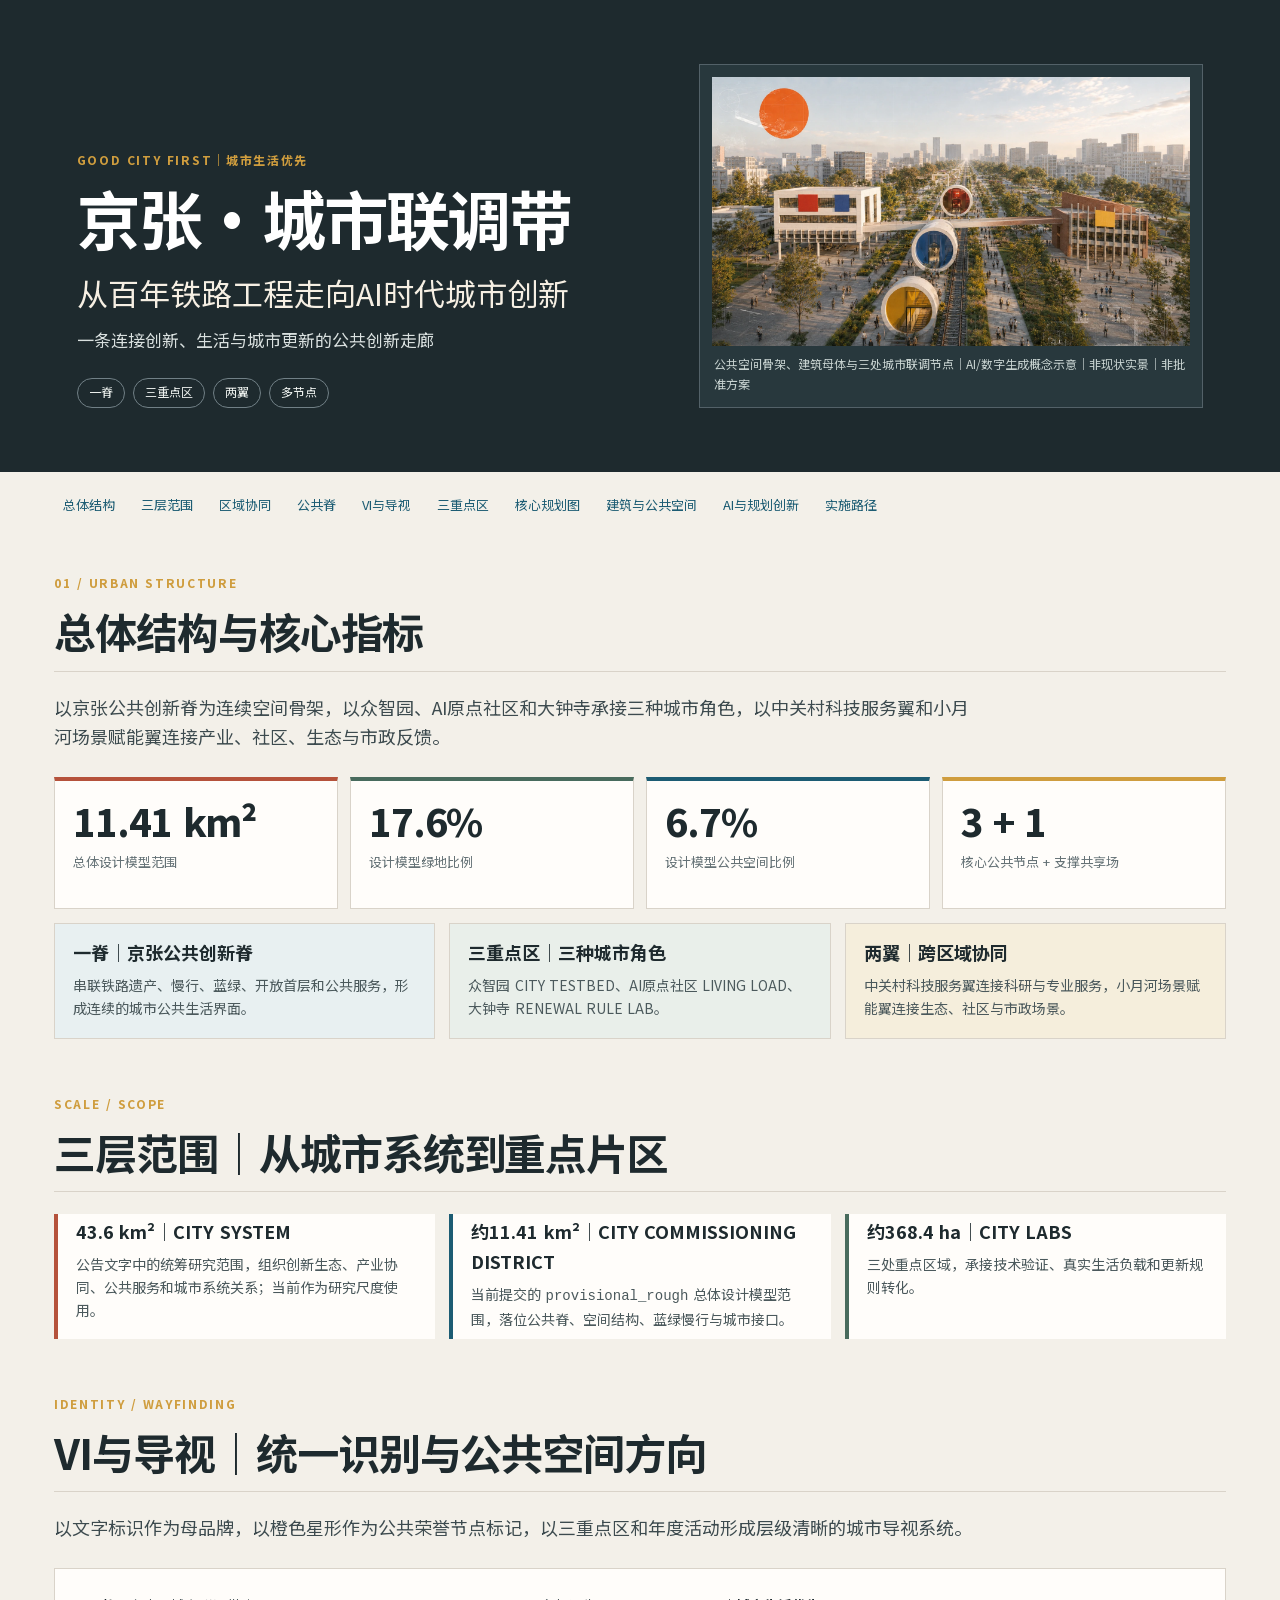
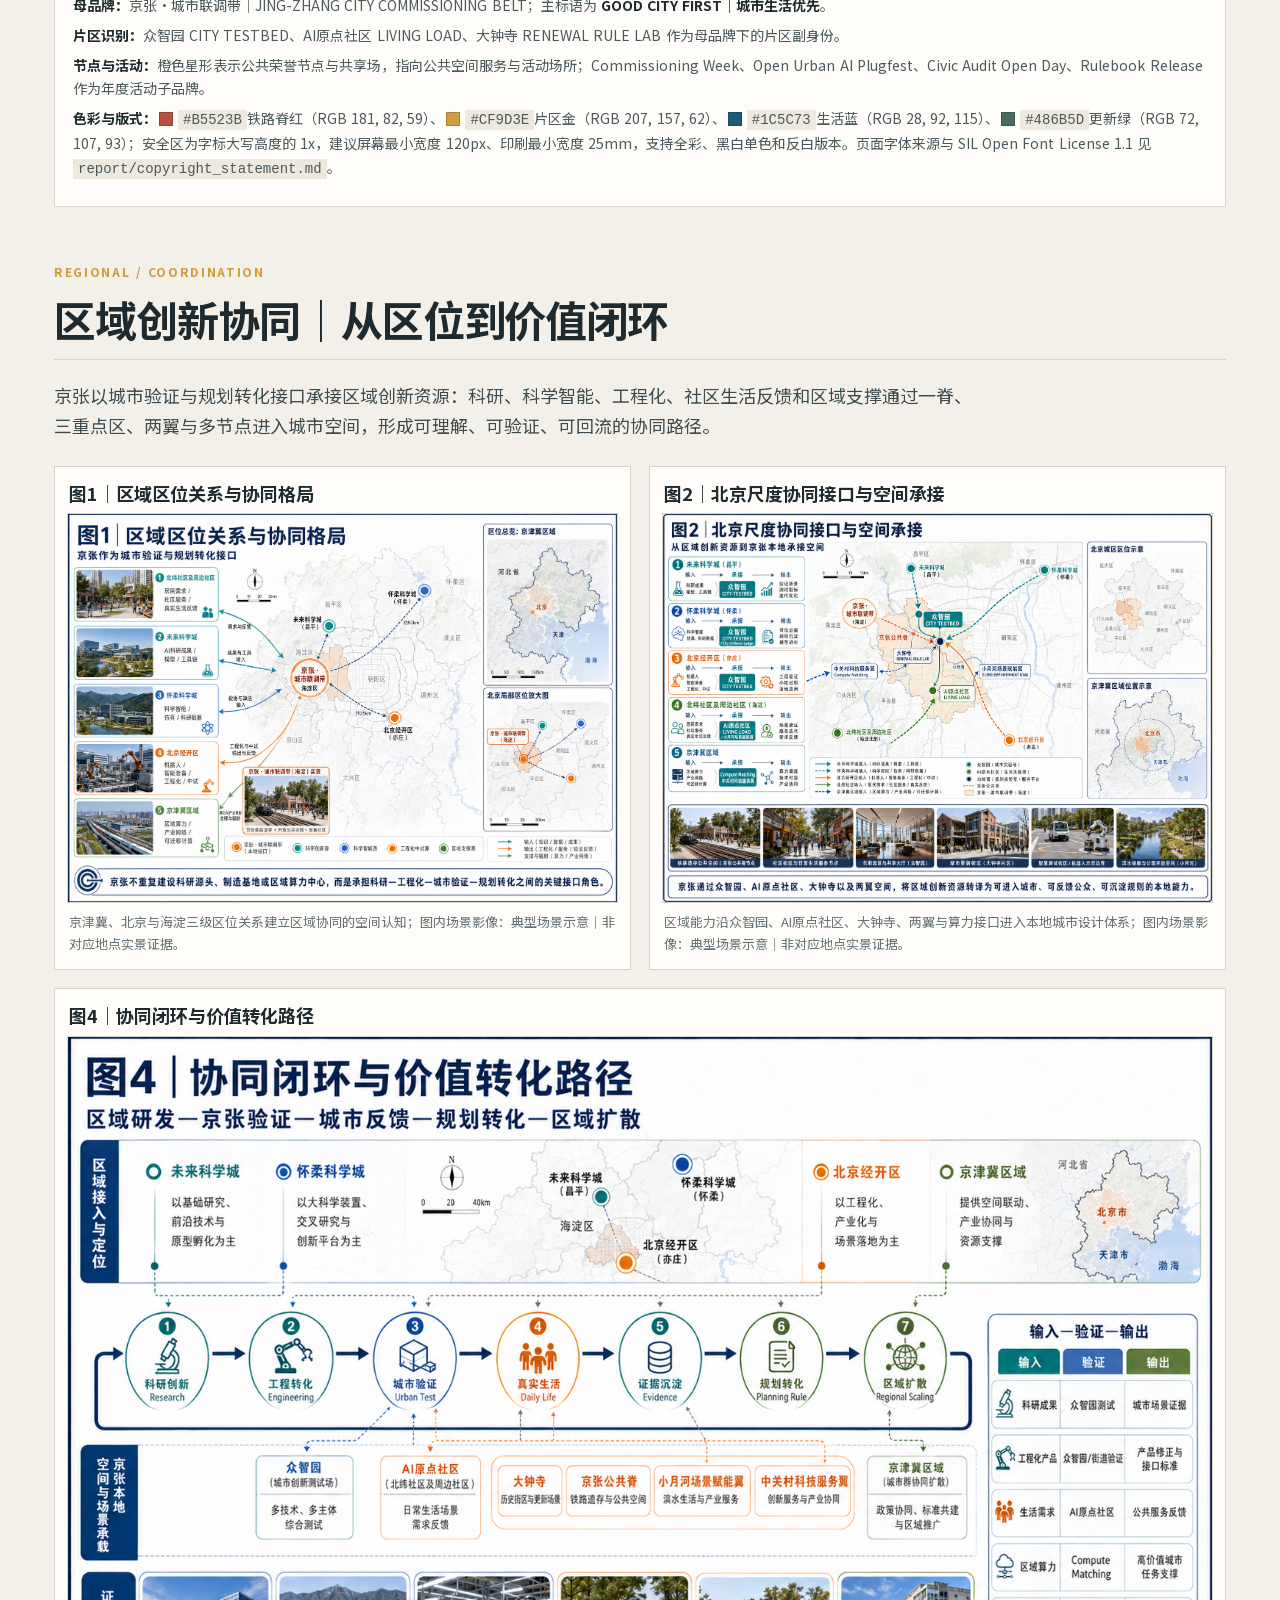
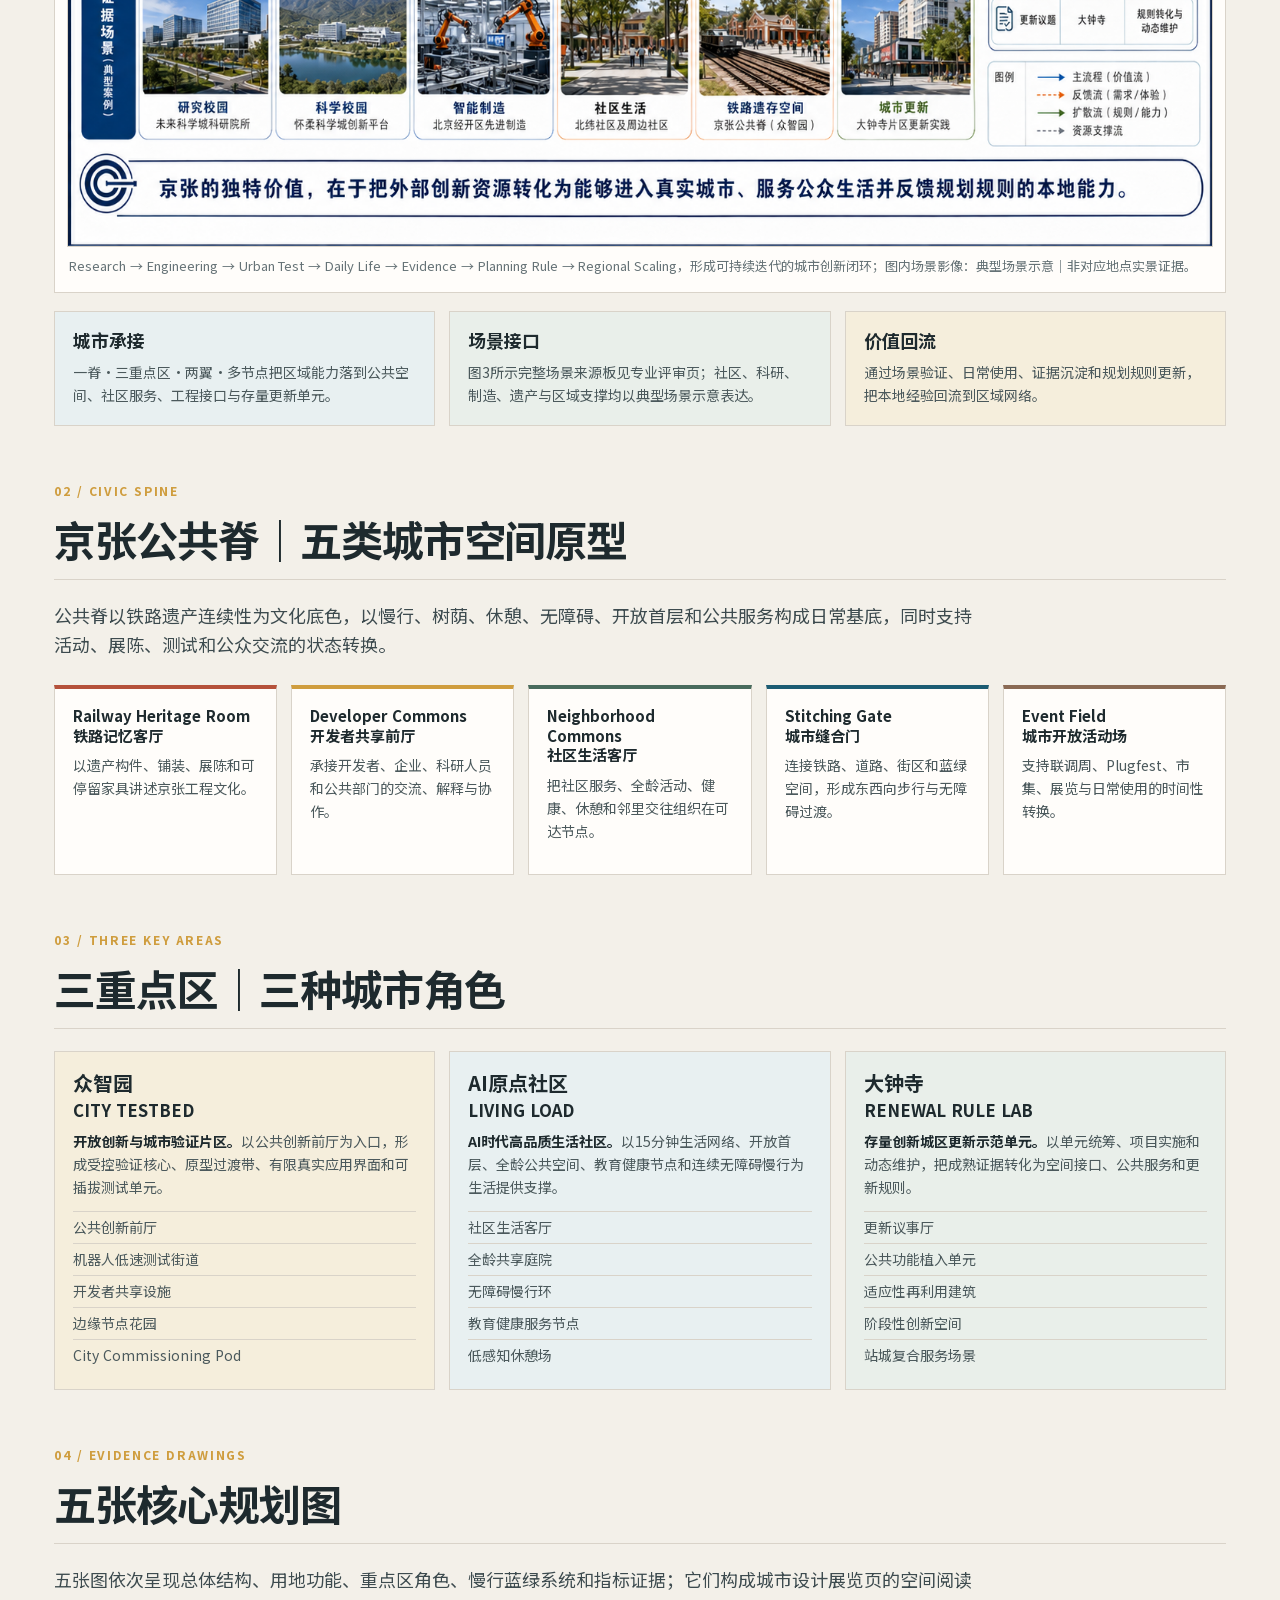
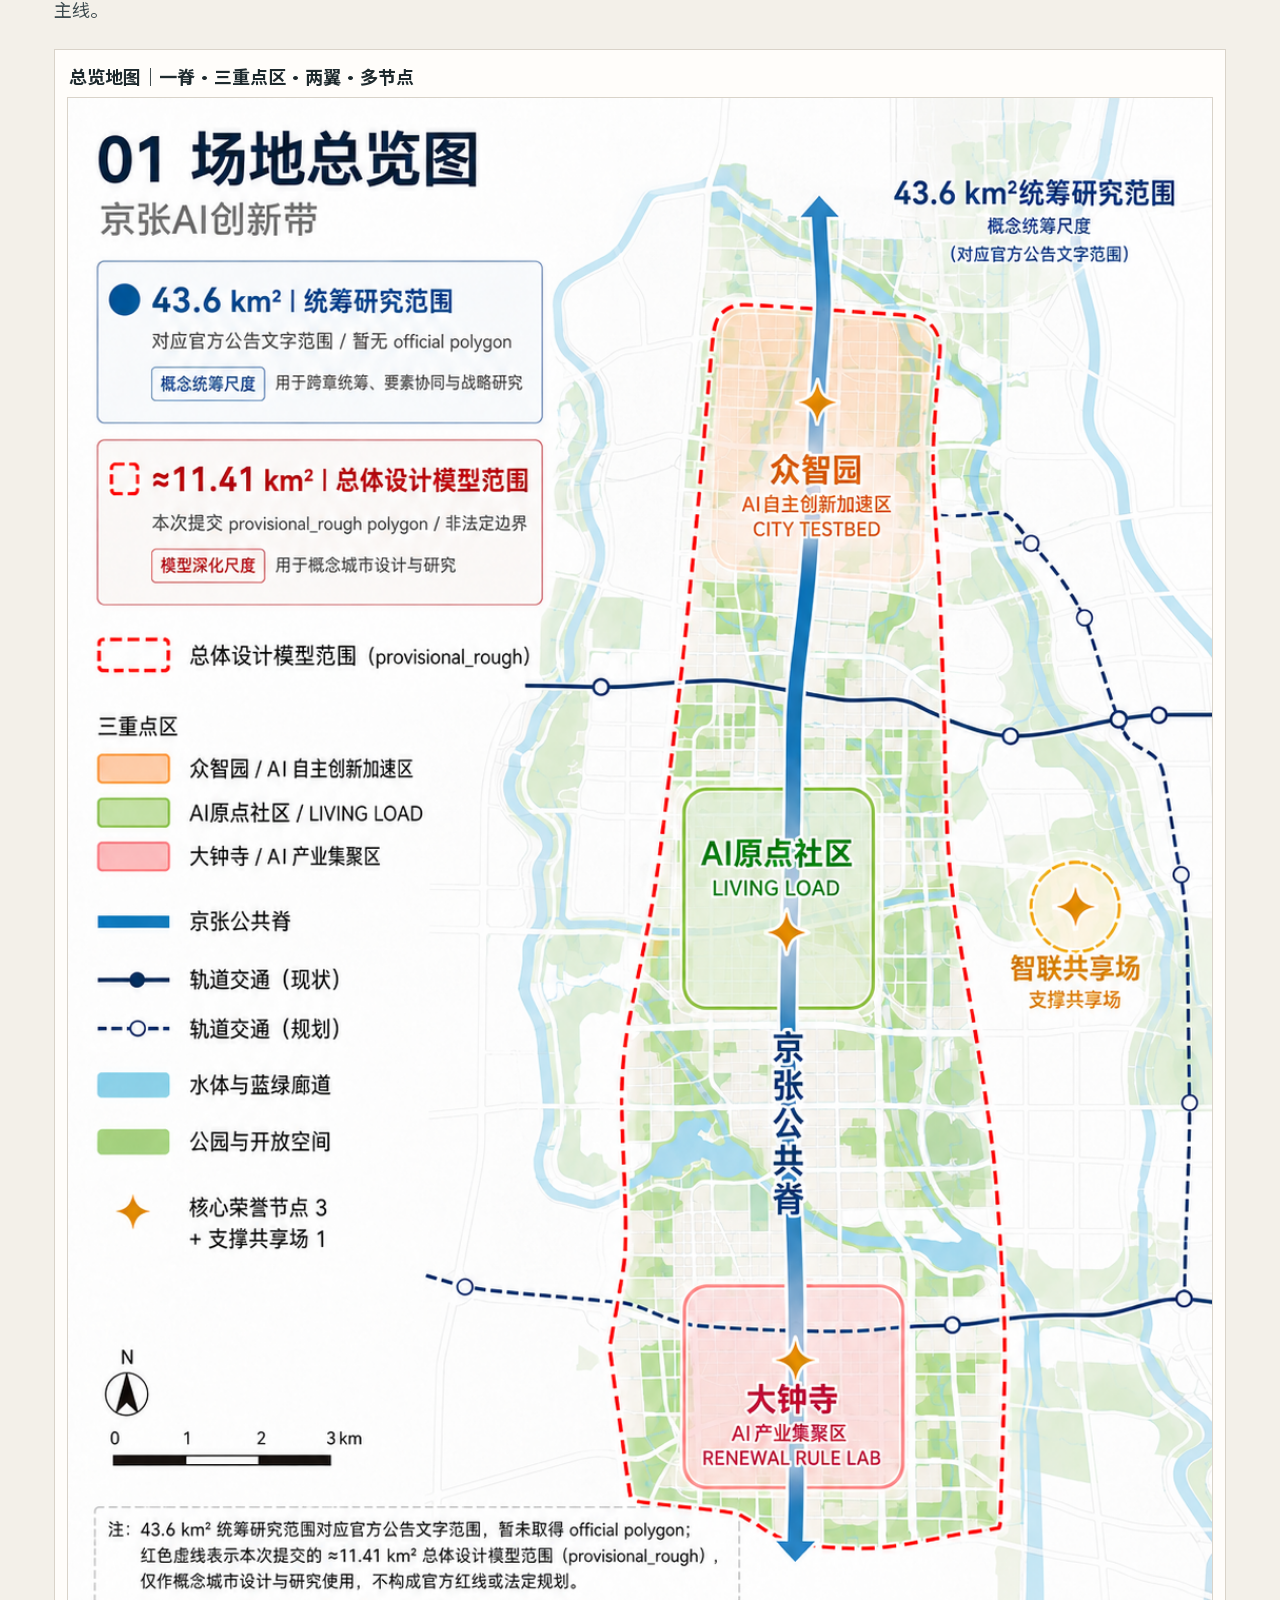
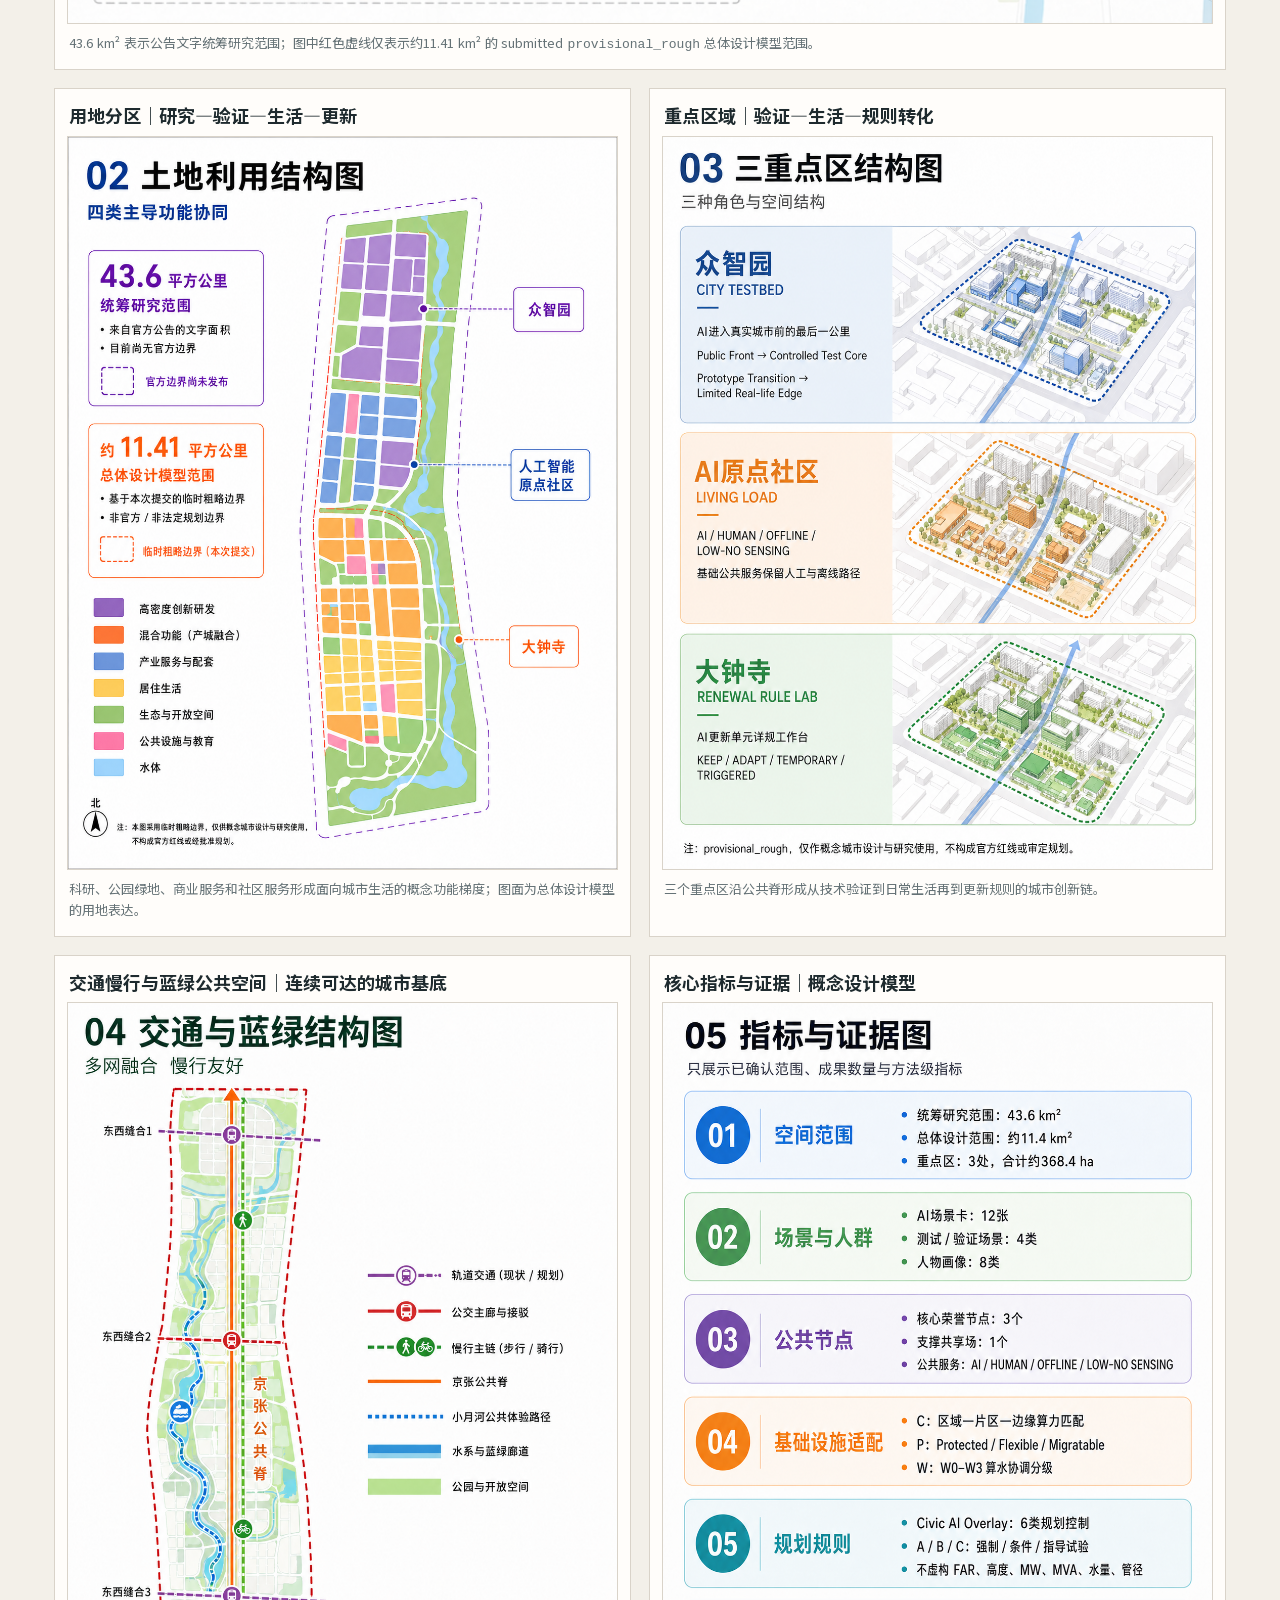
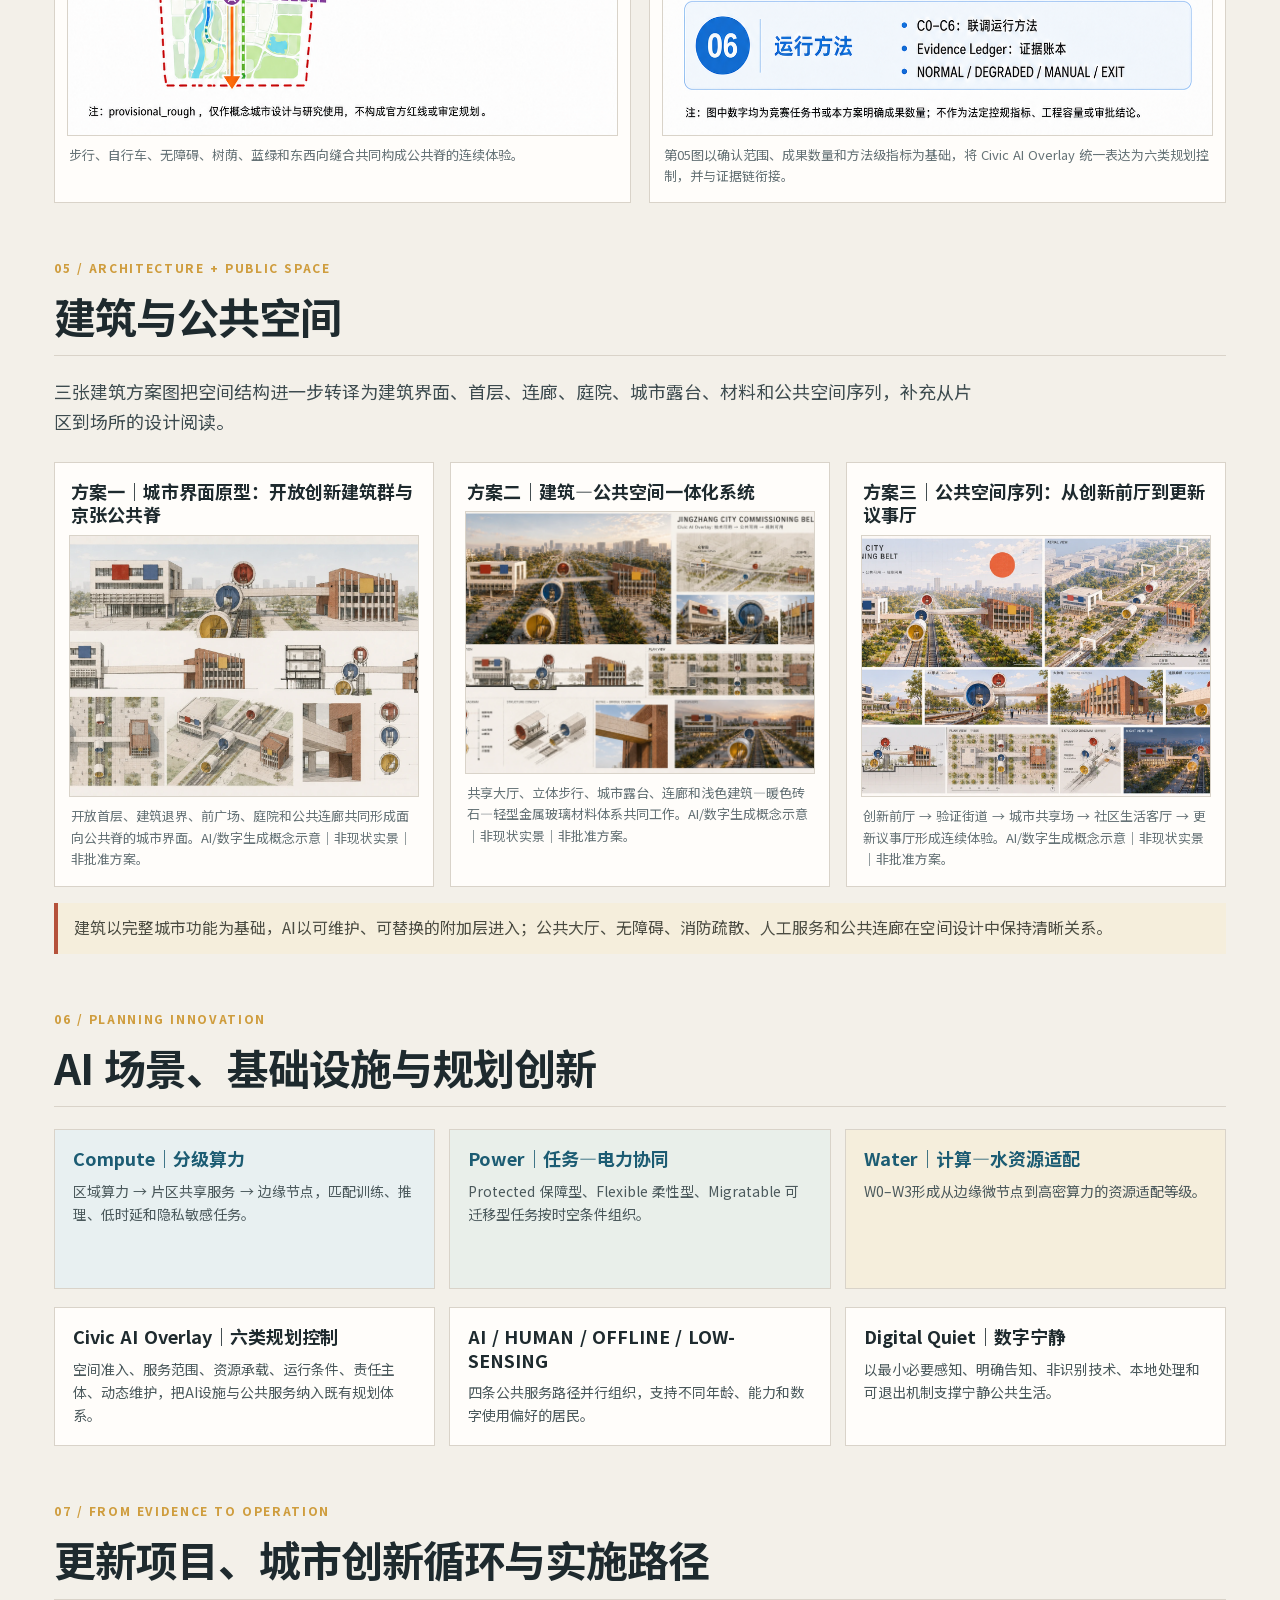
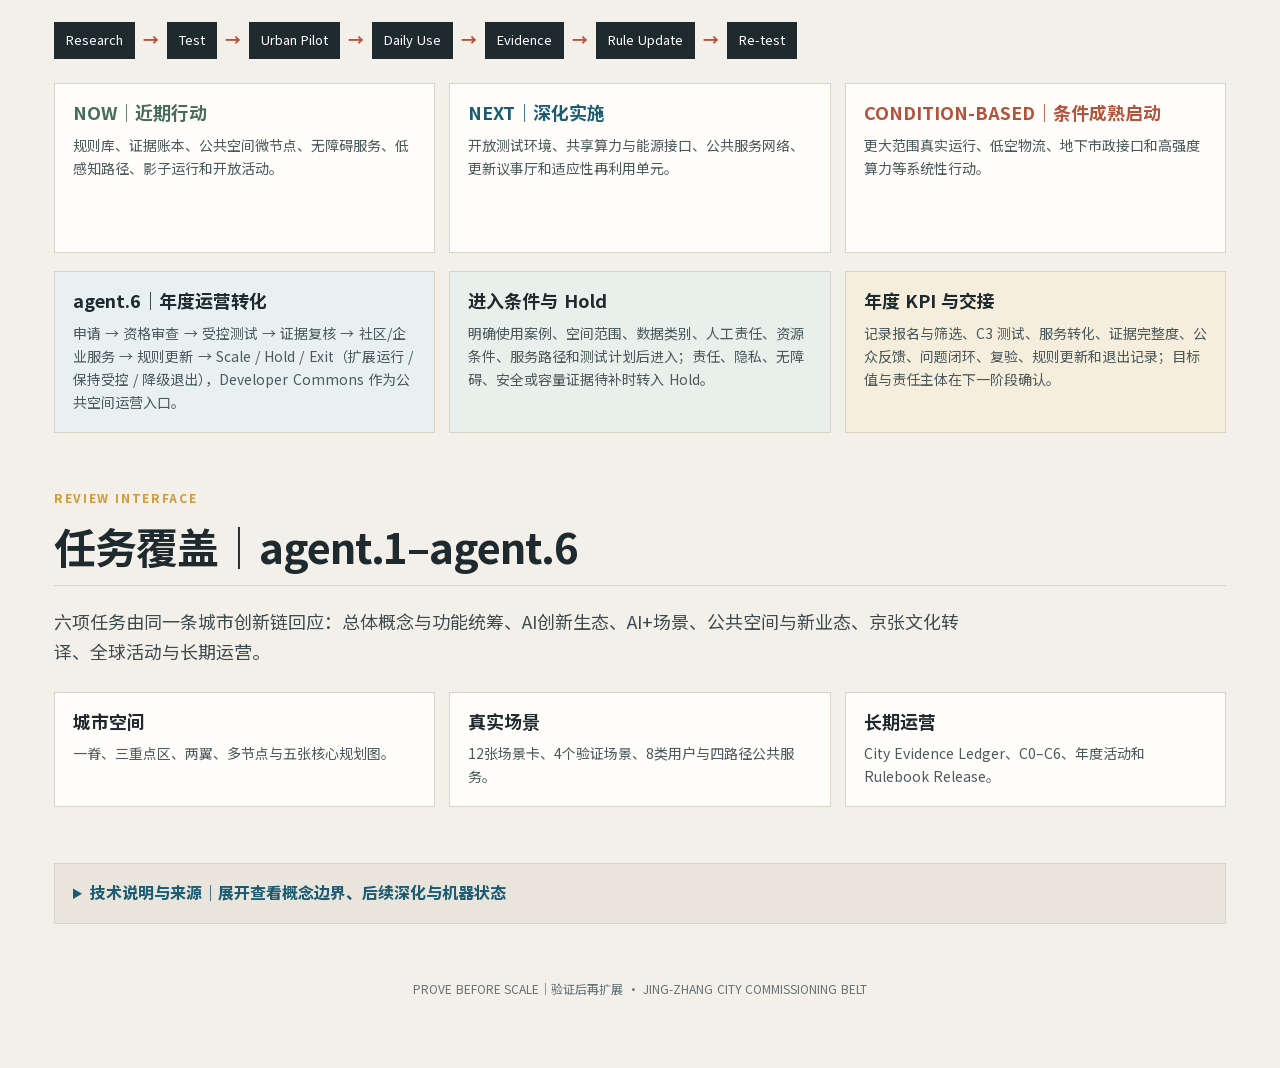
<file: submissions/brittanistrehlowll-oss/jingzhang-city-commissioning-belt/visual/index.html>
<!doctype html>
<html lang="zh-CN">
<head>
<meta charset="utf-8">
<meta name="viewport" content="width=device-width, initial-scale=1">
<link rel="stylesheet" href="assets/fonts/jingzhang-cjk-subset.css">
<title>京张·城市联调带｜城市设计展览页</title>
<style>
:root{--ink:#1e2a2e;--muted:#657276;--paper:#f3f0e9;--surface:#fffdfa;--line:#d9d3c9;--rail:#b5523b;--blue:#1c5c73;--green:#486b5d;--gold:#cf9d3e;--soft-blue:#e8f0f1;--soft-green:#e9efea;--soft-gold:#f5eedc}
*{box-sizing:border-box}html{scroll-behavior:smooth}body{margin:0;background:var(--paper);color:var(--ink);font-family:"JingZhang CJK Subset","Noto Sans SC","Noto Sans CJK SC","Source Han Sans SC","Microsoft YaHei","Microsoft YaHei UI","PingFang SC","WenQuanYi Zen Hei",system-ui,-apple-system,"Segoe UI",sans-serif;line-height:1.65}a{color:inherit}.skip{position:absolute;left:-999px;top:8px;padding:8px 12px;background:var(--ink);color:#fff}.skip:focus{left:8px;z-index:5}.hero{background:var(--ink);color:#fff;padding:clamp(28px,5vw,72px) clamp(20px,6vw,84px);display:grid;grid-template-columns:minmax(0,1.05fr) minmax(320px,.95fr);gap:clamp(24px,5vw,72px);align-items:end}.eyebrow,.section-kicker{font-size:12px;letter-spacing:.14em;text-transform:uppercase;font-weight:750;color:var(--gold);margin:0 0 14px}.hero h1{font-size:clamp(32px,5vw,66px);line-height:1.08;letter-spacing:-.035em;margin:0 0 20px;max-width:720px}.hero-lead{font-size:clamp(20px,2.5vw,31px);line-height:1.3;margin:0 0 12px;color:#f6efe3}.hero-copy p{max-width:690px}.hero-sub{font-size:17px;color:#d9e0df;margin:0 0 24px}.hero-tags{display:flex;flex-wrap:wrap;gap:8px}.hero-tags span,.pill{border:1px solid #718086;border-radius:999px;padding:4px 11px;font-size:12px;color:#eef2ef}.hero-visual{margin:0;background:#28383d;padding:12px;border:1px solid #536168}.hero-visual img{display:block;width:100%;aspect-ratio:16/9;object-fit:cover}.hero-visual figcaption{font-size:12px;color:#c7d2d0;margin:9px 2px 0}.page-nav{max-width:1220px;margin:0 auto;padding:18px 24px 0;display:flex;flex-wrap:wrap;gap:8px}.page-nav a{text-decoration:none;color:var(--blue);font-size:13px;padding:5px 9px;border-bottom:1px solid transparent}.page-nav a:hover,.page-nav a:focus{border-color:var(--rail)}main{max-width:1220px;margin:auto;padding:24px 24px 72px}section{scroll-margin-top:18px;margin:28px 0 56px}.section-head{display:flex;justify-content:space-between;gap:24px;align-items:end;border-bottom:1px solid var(--line);padding-bottom:14px;margin-bottom:22px}.section-head h2{font-size:clamp(25px,3.3vw,42px);line-height:1.16;letter-spacing:-.025em;margin:0}.section-intro{font-size:18px;max-width:920px;color:#3d4b4f;margin:0 0 24px}.metrics{display:grid;grid-template-columns:repeat(4,1fr);gap:12px}.metric{background:var(--surface);border:1px solid var(--line);padding:20px 18px;min-height:132px}.metric:nth-child(1){border-top:4px solid var(--rail)}.metric:nth-child(2){border-top:4px solid var(--green)}.metric:nth-child(3){border-top:4px solid var(--blue)}.metric:nth-child(4){border-top:4px solid var(--gold)}.metric-value{font-size:clamp(25px,3vw,38px);font-weight:800;line-height:1.15;letter-spacing:-.03em}.metric-label{color:var(--muted);font-size:13px;margin-top:7px}.structure-grid,.area-grid,.space-grid,.control-grid,.phase-grid{display:grid;grid-template-columns:repeat(3,1fr);gap:14px}.structure-card,.area-card,.space-card,.control-card,.phase-card{background:var(--surface);border:1px solid var(--line);padding:18px}.structure-card h3,.area-card h3,.space-card h3,.control-card h3,.phase-card h3{font-size:18px;line-height:1.3;margin:0 0 8px}.structure-card p,.area-card p,.space-card p,.control-card p,.phase-card p{margin:0;color:#4b595c;font-size:14px}.structure-card strong,.area-card strong{color:var(--ink)}.tone-blue{background:var(--soft-blue)}.tone-green{background:var(--soft-green)}.tone-gold{background:var(--soft-gold)}.scope-list{display:grid;grid-template-columns:repeat(3,1fr);gap:14px}.scope-item{border-left:4px solid var(--rail);padding:4px 18px 8px;background:var(--surface)}.scope-item:nth-child(2){border-left-color:var(--blue)}.scope-item:nth-child(3){border-left-color:var(--green)}.scope-item h3{margin:0 0 5px;font-size:18px}.scope-item p{margin:0;color:#4b595c;font-size:14px}.figure-grid{display:grid;grid-template-columns:repeat(2,1fr);gap:18px}.figure-grid figure,.architecture-grid figure{margin:0;background:var(--surface);border:1px solid var(--line);padding:12px}.figure-grid figure:first-child{grid-column:span 2}.figure-grid img,.architecture-grid img{display:block;width:100%;height:auto;border:1px solid var(--line)}.regional-grid figure:first-child{grid-column:span 1}.regional-grid figure:last-child{grid-column:span 2}figure h3{font-size:18px;line-height:1.3;margin:4px 2px 7px}figcaption{font-size:13px;color:var(--muted);margin:9px 2px 2px}.space-grid{grid-template-columns:repeat(5,1fr)}.space-card{min-height:190px}.space-card h3{font-size:15px}.space-card:nth-child(1){border-top:4px solid var(--rail)}.space-card:nth-child(2){border-top:4px solid var(--gold)}.space-card:nth-child(3){border-top:4px solid var(--green)}.space-card:nth-child(4){border-top:4px solid var(--blue)}.space-card:nth-child(5){border-top:4px solid #8a6a54}.area-grid{grid-template-columns:repeat(3,1fr)}.area-card{min-height:250px}.area-card h3{font-size:20px}.area-card .place-list{margin:12px 0 0;padding:0;list-style:none;color:#4b595c;font-size:14px}.place-list li{padding:4px 0;border-top:1px solid var(--line)}.architecture-grid{display:grid;grid-template-columns:repeat(3,1fr);gap:16px}.architecture-grid figure{padding:14px}.architecture-grid img{aspect-ratio:4/3;object-fit:cover}.architecture-note{margin-top:16px;border-left:4px solid var(--rail);padding:12px 16px;background:var(--soft-gold);color:#4b4c42}.control-grid{grid-template-columns:repeat(3,1fr)}.control-card{min-height:160px}.control-card h3{color:var(--blue)}.flow{display:flex;flex-wrap:wrap;align-items:center;gap:8px;margin:18px 0 24px}.flow span{background:var(--ink);color:#fff;padding:8px 12px;font-size:13px}.flow i{font-style:normal;color:var(--rail);font-weight:800}.phase-grid{grid-template-columns:repeat(3,1fr)}.phase-card{min-height:170px}.phase-card h3{color:var(--green)}.phase-card:nth-child(2) h3{color:var(--blue)}.phase-card:nth-child(3) h3{color:var(--rail)}.compact-list{margin:10px 0 0;padding-left:20px;color:#4b595c}.compact-list li{margin:4px 0}.details{background:#e9e5dc;border:1px solid var(--line);padding:0}.details summary{cursor:pointer;padding:16px 18px;font-weight:750;color:var(--blue)}.details-body{padding:0 18px 18px;border-top:1px solid var(--line)}.details-body h3{font-size:17px;margin:18px 0 5px}.details-body p{font-size:14px;color:#4b595c;margin:5px 0}.footer-line{margin:28px 0 0;text-align:center;color:var(--muted);font-size:12px}@media(max-width:960px){.hero{grid-template-columns:1fr}.metrics,.scope-list,.area-grid{grid-template-columns:repeat(2,1fr)}.space-grid{grid-template-columns:repeat(3,1fr)}.architecture-grid,.control-grid,.phase-grid{grid-template-columns:1fr 1fr}}@media(max-width:620px){.hero{padding:30px 18px}.page-nav,main{padding-left:16px;padding-right:16px}.section-head{display:block}.section-head h2{margin-top:4px}.metrics,.scope-list,.figure-grid,.architecture-grid,.control-grid,.phase-grid,.area-grid{grid-template-columns:1fr}.figure-grid figure:first-child{grid-column:span 1}.regional-grid figure:last-child{grid-column:span 1}.space-grid{grid-template-columns:1fr}.space-card{min-height:auto}.hero h1{font-size:35px}.hero-lead{font-size:22px}.section-intro{font-size:16px}}
@media(max-width:620px){.structure-grid{grid-template-columns:1fr}}
  .identity-rules{margin-top:16px;padding:18px;background:var(--surface);border:1px solid var(--line)}.identity-rules p{margin:7px 0;color:#4b595c;font-size:14px}.identity-rules strong{color:var(--ink)}.swatch{display:inline-block;width:14px;height:14px;margin:0 5px 0 2px;vertical-align:-2px;border:1px solid rgba(0,0,0,.18)}.identity-rules code{background:#eee9de;padding:2px 5px}
</style>
</head>
<body>
<a class="skip" href="#main">跳到主要内容</a>
<header class="hero">
  <div class="hero-copy">
    <p class="eyebrow">GOOD CITY FIRST｜城市生活优先</p>
    <h1>京张·城市联调带</h1>
    <p class="hero-lead">从百年铁路工程走向AI时代城市创新</p>
    <p class="hero-sub">一条连接创新、生活与城市更新的公共创新走廊</p>
    <div class="hero-tags" aria-label="方案结构"><span>一脊</span><span>三重点区</span><span>两翼</span><span>多节点</span></div>
  </div>
  <figure class="hero-visual"><img src="../assets/media/cover.webp" alt="京张公共脊与三处联调节点概念鸟瞰图"><figcaption>公共空间骨架、建筑母体与三处城市联调节点｜AI/数字生成概念示意｜非现状实景｜非批准方案</figcaption></figure>
</header>
<nav class="page-nav" aria-label="页面章节导航"><a href="#structure">总体结构</a><a href="#scope">三层范围</a><a href="#regional">区域协同</a><a href="#spine">公共脊</a><a href="#identity">VI与导视</a><a href="#areas">三重点区</a><a href="#maps">核心规划图</a><a href="#architecture">建筑与公共空间</a><a href="#innovation">AI与规划创新</a><a href="#implementation">实施路径</a></nav>
<main id="main">
  <section id="structure">
    <div class="section-head"><div><p class="section-kicker">01 / Urban Structure</p><h2>总体结构与核心指标</h2></div></div>
    <p class="section-intro">以京张公共创新脊为连续空间骨架，以众智园、AI原点社区和大钟寺承接三种城市角色，以中关村科技服务翼和小月河场景赋能翼连接产业、社区、生态与市政反馈。</p>
    <div class="metrics" aria-label="核心指标">
      <div class="metric"><div class="metric-value" data-metric="site_area_sqm" data-value="11412825.386">11.41 km²</div><div class="metric-label">总体设计模型范围</div></div>
      <div class="metric"><div class="metric-value" data-metric="green_ratio" data-value="0.17626">17.6%</div><div class="metric-label">设计模型绿地比例</div></div>
      <div class="metric"><div class="metric-value" data-metric="public_space_ratio" data-value="0.06697">6.7%</div><div class="metric-label">设计模型公共空间比例</div></div>
      <div class="metric"><div class="metric-value">3 + 1</div><div class="metric-label">核心公共节点 + 支撑共享场</div></div>
    </div>
    <div class="structure-grid" style="margin-top:14px">
      <article class="structure-card tone-blue"><h3>一脊｜京张公共创新脊</h3><p>串联铁路遗产、慢行、蓝绿、开放首层和公共服务，形成连续的城市公共生活界面。</p></article>
      <article class="structure-card tone-green"><h3>三重点区｜三种城市角色</h3><p>众智园 CITY TESTBED、AI原点社区 LIVING LOAD、大钟寺 RENEWAL RULE LAB。</p></article>
      <article class="structure-card tone-gold"><h3>两翼｜跨区域协同</h3><p>中关村科技服务翼连接科研与专业服务，小月河场景赋能翼连接生态、社区与市政场景。</p></article>
    </div>
  </section>

  <section id="scope">
    <div class="section-head"><div><p class="section-kicker">Scale / Scope</p><h2>三层范围｜从城市系统到重点片区</h2></div></div>
    <div class="scope-list">
      <article class="scope-item"><h3>43.6 km²｜CITY SYSTEM</h3><p>公告文字中的统筹研究范围，组织创新生态、产业协同、公共服务和城市系统关系；当前作为研究尺度使用。</p></article>
      <article class="scope-item"><h3>约11.41 km²｜CITY COMMISSIONING DISTRICT</h3><p>当前提交的 <code>provisional_rough</code> 总体设计模型范围，落位公共脊、空间结构、蓝绿慢行与城市接口。</p></article>
      <article class="scope-item"><h3>约368.4 ha｜CITY LABS</h3><p>三处重点区域，承接技术验证、真实生活负载和更新规则转化。</p></article>
    </div>
  </section>

  <section id="identity">
    <div class="section-head"><div><p class="section-kicker">Identity / Wayfinding</p><h2>VI与导视｜统一识别与公共空间方向</h2></div></div>
    <p class="section-intro">以文字标识作为母品牌，以橙色星形作为公共荣誉节点标记，以三重点区和年度活动形成层级清晰的城市导视系统。</p>
    <div class="identity-rules">
      <p><strong>母品牌：</strong>京张·城市联调带｜JING-ZHANG CITY COMMISSIONING BELT；主标语为 <strong>GOOD CITY FIRST｜城市生活优先</strong>。</p>
      <p><strong>片区识别：</strong>众智园 CITY TESTBED、AI原点社区 LIVING LOAD、大钟寺 RENEWAL RULE LAB 作为母品牌下的片区副身份。</p>
      <p><strong>节点与活动：</strong>橙色星形表示公共荣誉节点与共享场，指向公共空间服务与活动场所；Commissioning Week、Open Urban AI Plugfest、Civic Audit Open Day、Rulebook Release 作为年度活动子品牌。</p>
      <p><strong>色彩与版式：</strong><span class="swatch" style="background:#b5523b"></span><code>#B5523B</code>铁路脊红（RGB 181, 82, 59）、<span class="swatch" style="background:#cf9d3e"></span><code>#CF9D3E</code>片区金（RGB 207, 157, 62）、<span class="swatch" style="background:#1c5c73"></span><code>#1C5C73</code>生活蓝（RGB 28, 92, 115）、<span class="swatch" style="background:#486b5d"></span><code>#486B5D</code>更新绿（RGB 72, 107, 93）；安全区为字标大写高度的 1x，建议屏幕最小宽度 120px、印刷最小宽度 25mm，支持全彩、黑白单色和反白版本。页面字体来源与 SIL Open Font License 1.1 见 <code>report/copyright_statement.md</code>。</p>
    </div>
  </section>

  <section id="regional">
    <div class="section-head"><div><p class="section-kicker">Regional / Coordination</p><h2>区域创新协同｜从区位到价值闭环</h2></div></div>
    <p class="section-intro">京张以城市验证与规划转化接口承接区域创新资源：科研、科学智能、工程化、社区生活反馈和区域支撑通过一脊、三重点区、两翼与多节点进入城市空间，形成可理解、可验证、可回流的协同路径。</p>
    <div class="figure-grid regional-grid" aria-label="区域协同补充图">
      <figure><h3>图1｜区域区位关系与协同格局</h3><img src="../assets/media/regional-coordination-01-location.png" alt="区域区位关系与协同格局，京张作为城市验证与规划转化接口"><figcaption>京津冀、北京与海淀三级区位关系建立区域协同的空间认知；图内场景影像：典型场景示意｜非对应地点实景证据。</figcaption></figure>
      <figure><h3>图2｜北京尺度协同接口与空间承接</h3><img src="../assets/media/regional-coordination-02-interface.png" alt="北京尺度协同接口与空间承接，从区域创新资源到京张本地空间"><figcaption>区域能力沿众智园、AI原点社区、大钟寺、两翼与算力接口进入本地城市设计体系；图内场景影像：典型场景示意｜非对应地点实景证据。</figcaption></figure>
      <figure><h3>图4｜协同闭环与价值转化路径</h3><img src="../assets/media/regional-coordination-04-loop.png" alt="协同闭环与价值转化路径，从区域研发到京张验证与规划转化"><figcaption>Research → Engineering → Urban Test → Daily Life → Evidence → Planning Rule → Regional Scaling，形成可持续迭代的城市创新闭环；图内场景影像：典型场景示意｜非对应地点实景证据。</figcaption></figure>
    </div>
    <div class="structure-grid" style="margin-top:18px">
      <article class="structure-card tone-blue"><h3>城市承接</h3><p>一脊·三重点区·两翼·多节点把区域能力落到公共空间、社区服务、工程接口与存量更新单元。</p></article>
      <article class="structure-card tone-green"><h3>场景接口</h3><p>图3所示完整场景来源板见专业评审页；社区、科研、制造、遗产与区域支撑均以典型场景示意表达。</p></article>
      <article class="structure-card tone-gold"><h3>价值回流</h3><p>通过场景验证、日常使用、证据沉淀和规划规则更新，把本地经验回流到区域网络。</p></article>
    </div>
  </section>

  <section id="spine">
    <div class="section-head"><div><p class="section-kicker">02 / Civic Spine</p><h2>京张公共脊｜五类城市空间原型</h2></div></div>
    <p class="section-intro">公共脊以铁路遗产连续性为文化底色，以慢行、树荫、休憩、无障碍、开放首层和公共服务构成日常基底，同时支持活动、展陈、测试和公众交流的状态转换。</p>
    <div class="space-grid">
      <article class="space-card"><h3>Railway Heritage Room<br>铁路记忆客厅</h3><p>以遗产构件、铺装、展陈和可停留家具讲述京张工程文化。</p></article>
      <article class="space-card"><h3>Developer Commons<br>开发者共享前厅</h3><p>承接开发者、企业、科研人员和公共部门的交流、解释与协作。</p></article>
      <article class="space-card"><h3>Neighborhood Commons<br>社区生活客厅</h3><p>把社区服务、全龄活动、健康、休憩和邻里交往组织在可达节点。</p></article>
      <article class="space-card"><h3>Stitching Gate<br>城市缝合门</h3><p>连接铁路、道路、街区和蓝绿空间，形成东西向步行与无障碍过渡。</p></article>
      <article class="space-card"><h3>Event Field<br>城市开放活动场</h3><p>支持联调周、Plugfest、市集、展览与日常使用的时间性转换。</p></article>
    </div>
  </section>

  <section id="areas">
    <div class="section-head"><div><p class="section-kicker">03 / Three Key Areas</p><h2>三重点区｜三种城市角色</h2></div></div>
    <div class="area-grid">
      <article class="area-card tone-gold"><h3>众智园<br><small>CITY TESTBED</small></h3><p><strong>开放创新与城市验证片区。</strong>以公共创新前厅为入口，形成受控验证核心、原型过渡带、有限真实应用界面和可插拔测试单元。</p><ul class="place-list"><li>公共创新前厅</li><li>机器人低速测试街道</li><li>开发者共享设施</li><li>边缘节点花园</li><li>City Commissioning Pod</li></ul></article>
      <article class="area-card tone-blue"><h3>AI原点社区<br><small>LIVING LOAD</small></h3><p><strong>AI时代高品质生活社区。</strong>以15分钟生活网络、开放首层、全龄公共空间、教育健康节点和连续无障碍慢行为生活提供支撑。</p><ul class="place-list"><li>社区生活客厅</li><li>全龄共享庭院</li><li>无障碍慢行环</li><li>教育健康服务节点</li><li>低感知休憩场</li></ul></article>
      <article class="area-card tone-green"><h3>大钟寺<br><small>RENEWAL RULE LAB</small></h3><p><strong>存量创新城区更新示范单元。</strong>以单元统筹、项目实施和动态维护，把成熟证据转化为空间接口、公共服务和更新规则。</p><ul class="place-list"><li>更新议事厅</li><li>公共功能植入单元</li><li>适应性再利用建筑</li><li>阶段性创新空间</li><li>站城复合服务场景</li></ul></article>
    </div>
  </section>

  <section id="maps">
    <div class="section-head"><div><p class="section-kicker">04 / Evidence Drawings</p><h2>五张核心规划图</h2></div></div>
    <p class="section-intro">五张图依次呈现总体结构、用地功能、重点区角色、慢行蓝绿系统和指标证据；它们构成城市设计展览页的空间阅读主线。</p>
    <div class="figure-grid">
      <figure><h3>总览地图｜一脊·三重点区·两翼·多节点</h3><img src="../assets/figures/site-overview.png" alt="一脊三重点区两翼多节点总体设计总览图"><figcaption>43.6 km² 表示公告文字统筹研究范围；图中红色虚线仅表示约11.41 km² 的 submitted <code>provisional_rough</code> 总体设计模型范围。</figcaption></figure>
      <figure><h3>用地分区｜研究—验证—生活—更新</h3><img src="../assets/figures/land-use-structure.png" alt="科研、公园绿地、商业服务与社区服务用地结构图"><figcaption>科研、公园绿地、商业服务和社区服务形成面向城市生活的概念功能梯度；图面为总体设计模型的用地表达。</figcaption></figure>
      <figure><h3>重点区域｜验证—生活—规则转化</h3><img src="../assets/figures/key-areas.png" alt="众智园、AI原点社区和大钟寺三处重点区域图"><figcaption>三个重点区沿公共脊形成从技术验证到日常生活再到更新规则的城市创新链。</figcaption></figure>
      <figure><h3>交通慢行与蓝绿公共空间｜连续可达的城市基底</h3><img src="../assets/figures/mobility-bluegreen.png" alt="交通慢行蓝绿市政与AI基础设施复合系统图"><figcaption>步行、自行车、无障碍、树荫、蓝绿和东西向缝合共同构成公共脊的连续体验。</figcaption></figure>
      <figure><h3>核心指标与证据｜概念设计模型</h3><img src="../assets/figures/metrics-evidence.png" alt="核心指标、六类Civic AI Overlay规划控制与证据链图"><figcaption>第05图以确认范围、成果数量和方法级指标为基础，将 Civic AI Overlay 统一表达为六类规划控制，并与证据链衔接。</figcaption></figure>
    </div>
  </section>

  <section id="architecture">
    <div class="section-head"><div><p class="section-kicker">05 / Architecture + Public Space</p><h2>建筑与公共空间</h2></div></div>
    <p class="section-intro">三张建筑方案图把空间结构进一步转译为建筑界面、首层、连廊、庭院、城市露台、材料和公共空间序列，补充从片区到场所的设计阅读。</p>
    <div class="architecture-grid">
      <figure><h3>方案一｜城市界面原型：开放创新建筑群与京张公共脊</h3><img src="../assets/media/architecture-overview.webp" alt="开放创新建筑群、京张公共脊、公共连廊与联调节点"><figcaption>开放首层、建筑退界、前广场、庭院和公共连廊共同形成面向公共脊的城市界面。AI/数字生成概念示意｜非现状实景｜非批准方案。</figcaption></figure>
      <figure><h3>方案二｜建筑—公共空间一体化系统</h3><img src="../assets/media/architecture-technical-board.webp" alt="三节点总图城市剖面结构概念连廊细部与材料氛围"><figcaption>共享大厅、立体步行、城市露台、连廊和浅色建筑—暖色砖石—轻型金属玻璃材料体系共同工作。AI/数字生成概念示意｜非现状实景｜非批准方案。</figcaption></figure>
      <figure><h3>方案三｜公共空间序列：从创新前厅到更新议事厅</h3><img src="../assets/media/architecture-spatial-sequence.webp" alt="京张公共脊三重点区昼夜场景与公共空间序列"><figcaption>创新前厅 → 验证街道 → 城市共享场 → 社区生活客厅 → 更新议事厅形成连续体验。AI/数字生成概念示意｜非现状实景｜非批准方案。</figcaption></figure>
    </div>
    <p class="architecture-note">建筑以完整城市功能为基础，AI以可维护、可替换的附加层进入；公共大厅、无障碍、消防疏散、人工服务和公共连廊在空间设计中保持清晰关系。</p>
  </section>

  <section id="innovation">
    <div class="section-head"><div><p class="section-kicker">06 / Planning Innovation</p><h2>AI 场景、基础设施与规划创新</h2></div></div>
    <div class="control-grid">
      <article class="control-card tone-blue"><h3>Compute｜分级算力</h3><p>区域算力 → 片区共享服务 → 边缘节点，匹配训练、推理、低时延和隐私敏感任务。</p></article>
      <article class="control-card tone-green"><h3>Power｜任务—电力协同</h3><p>Protected 保障型、Flexible 柔性型、Migratable 可迁移型任务按时空条件组织。</p></article>
      <article class="control-card tone-gold"><h3>Water｜计算—水资源适配</h3><p>W0–W3形成从边缘微节点到高密算力的资源适配等级。</p></article>
    </div>
    <div style="margin-top:18px" class="structure-grid">
      <article class="structure-card"><h3>Civic AI Overlay｜六类规划控制</h3><p>空间准入、服务范围、资源承载、运行条件、责任主体、动态维护，把AI设施与公共服务纳入既有规划体系。</p></article>
      <article class="structure-card"><h3>AI / HUMAN / OFFLINE / LOW-SENSING</h3><p>四条公共服务路径并行组织，支持不同年龄、能力和数字使用偏好的居民。</p></article>
      <article class="structure-card"><h3>Digital Quiet｜数字宁静</h3><p>以最小必要感知、明确告知、非识别技术、本地处理和可退出机制支撑宁静公共生活。</p></article>
    </div>
  </section>

  <section id="implementation">
    <div class="section-head"><div><p class="section-kicker">07 / From Evidence to Operation</p><h2>更新项目、城市创新循环与实施路径</h2></div></div>
    <div class="flow" aria-label="城市创新循环"><span>Research</span><i>→</i><span>Test</span><i>→</i><span>Urban Pilot</span><i>→</i><span>Daily Use</span><i>→</i><span>Evidence</span><i>→</i><span>Rule Update</span><i>→</i><span>Re-test</span></div>
    <div class="phase-grid">
      <article class="phase-card"><h3>NOW｜近期行动</h3><p>规则库、证据账本、公共空间微节点、无障碍服务、低感知路径、影子运行和开放活动。</p></article>
      <article class="phase-card"><h3>NEXT｜深化实施</h3><p>开放测试环境、共享算力与能源接口、公共服务网络、更新议事厅和适应性再利用单元。</p></article>
      <article class="phase-card"><h3>CONDITION-BASED｜条件成熟启动</h3><p>更大范围真实运行、低空物流、地下市政接口和高强度算力等系统性行动。</p></article>
    </div>
    <div class="structure-grid" style="margin-top:18px">
      <article class="structure-card tone-blue"><h3>agent.6｜年度运营转化</h3><p>申请 → 资格审查 → 受控测试 → 证据复核 → 社区/企业服务 → 规则更新 → Scale / Hold / Exit（扩展运行 / 保持受控 / 降级退出），Developer Commons 作为公共空间运营入口。</p></article>
      <article class="structure-card tone-green"><h3>进入条件与 Hold</h3><p>明确使用案例、空间范围、数据类别、人工责任、资源条件、服务路径和测试计划后进入；责任、隐私、无障碍、安全或容量证据待补时转入 Hold。</p></article>
      <article class="structure-card tone-gold"><h3>年度 KPI 与交接</h3><p>记录报名与筛选、C3 测试、服务转化、证据完整度、公众反馈、问题闭环、复验、规则更新和退出记录；目标值与责任主体在下一阶段确认。</p></article>
    </div>
  </section>

  <section id="task">
    <div class="section-head"><div><p class="section-kicker">Review Interface</p><h2>任务覆盖｜agent.1–agent.6</h2></div></div>
    <p class="section-intro">六项任务由同一条城市创新链回应：总体概念与功能统筹、AI创新生态、AI+场景、公共空间与新业态、京张文化转译、全球活动与长期运营。</p>
    <div class="structure-grid">
      <article class="structure-card"><h3>城市空间</h3><p>一脊、三重点区、两翼、多节点与五张核心规划图。</p></article>
      <article class="structure-card"><h3>真实场景</h3><p>12张场景卡、4个验证场景、8类用户与四路径公共服务。</p></article>
      <article class="structure-card"><h3>长期运营</h3><p>City Evidence Ledger、C0–C6、年度活动和 Rulebook Release。</p></article>
    </div>
  </section>

  <section id="technical">
    <details class="details">
      <summary>技术说明与来源｜展开查看概念边界、后续深化与机器状态</summary>
      <div class="details-body">
         <h3>技术边界与后续深化</h3>
         <h3>范围与第05图口径</h3>
         <p>43.6 km² 是公告文字统筹研究范围，当前以城市系统研究尺度呈现；约11.41 km² 是投稿 <code>provisional_rough</code> 总体设计模型范围。第05图已统一为六类 Civic AI Overlay 规划控制，图件、正文和指标各自承担对应的证据层级。</p>
         <p>当前页面展示城市设计概念模型。正式 polygon、法定控规、权属、文保、道路、铁路、市政容量和工程资料到位后，开展边界衔接、面积复算、交通与建筑专项校核；FAR、高度、密度、人口承载、MW、MVA、水量和管径等字段进入后续专业接口。</p>
         <p>建筑视觉承担空间意向、材料氛围和建筑—公共空间关系表达；City Commissioning Pod、连廊、低空物流与地下接口的数量、尺寸和工程条件以专项论证为准。Civic AI Overlay、C0–C6和证据账本用于规划协同与运行复验，公共参与和法定程序沿既有专业体系推进。</p>
        <h3>自检状态</h3>
        <p>页面为离线静态展示，数字声明采用与 <code>metrics.json</code> 一致的设计模型值；投稿包最终机器状态以官方工作树重新执行 render、finalize、self-check 和 participant preflight 的回执为准。</p>
         <h3>来源与假设</h3>
         <p><strong>来源：</strong>主办方公告、官方仓库任务书、source registry、GeoJSON、指标与三类矩阵。</p>
         <p><strong>视觉来源：</strong>封面、建筑方案、区域协同图和核心指标图均按逐图来源登记；AI/数字生成概念图与典型场景示意的公开提交权状态以 <code>report/copyright_statement.md</code> 和 <code>sources.json</code> 为准。</p>
         <p><strong>假设：</strong>当前几何服务于概念设计和一致性检查；正式控制、权属、文保、工程容量、低空管理和道路红线资料由下一阶段补充，并触发统一复核与复算。</p>
      </div>
    </details>
  </section>
  <p class="footer-line">PROVE BEFORE SCALE｜验证后再扩展 · JING-ZHANG CITY COMMISSIONING BELT</p>
</main>
</body>
</html>
</file>
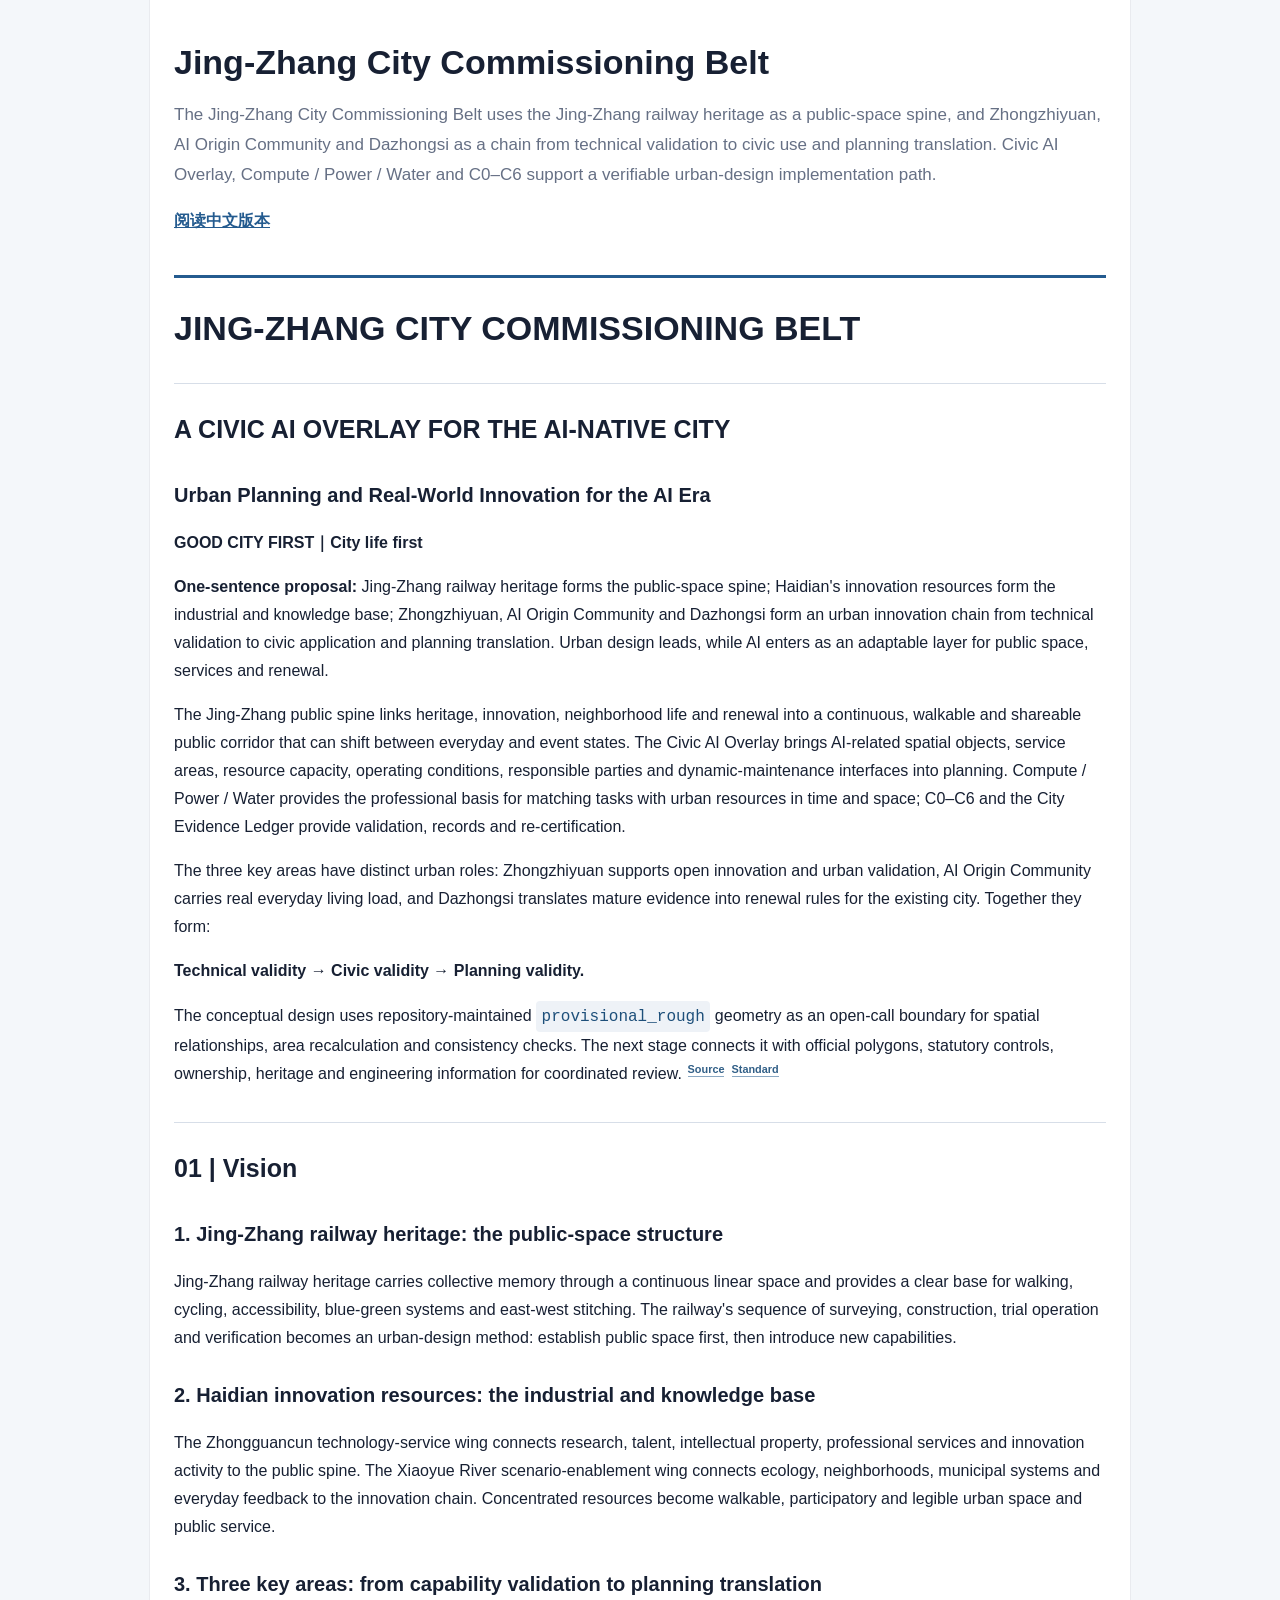
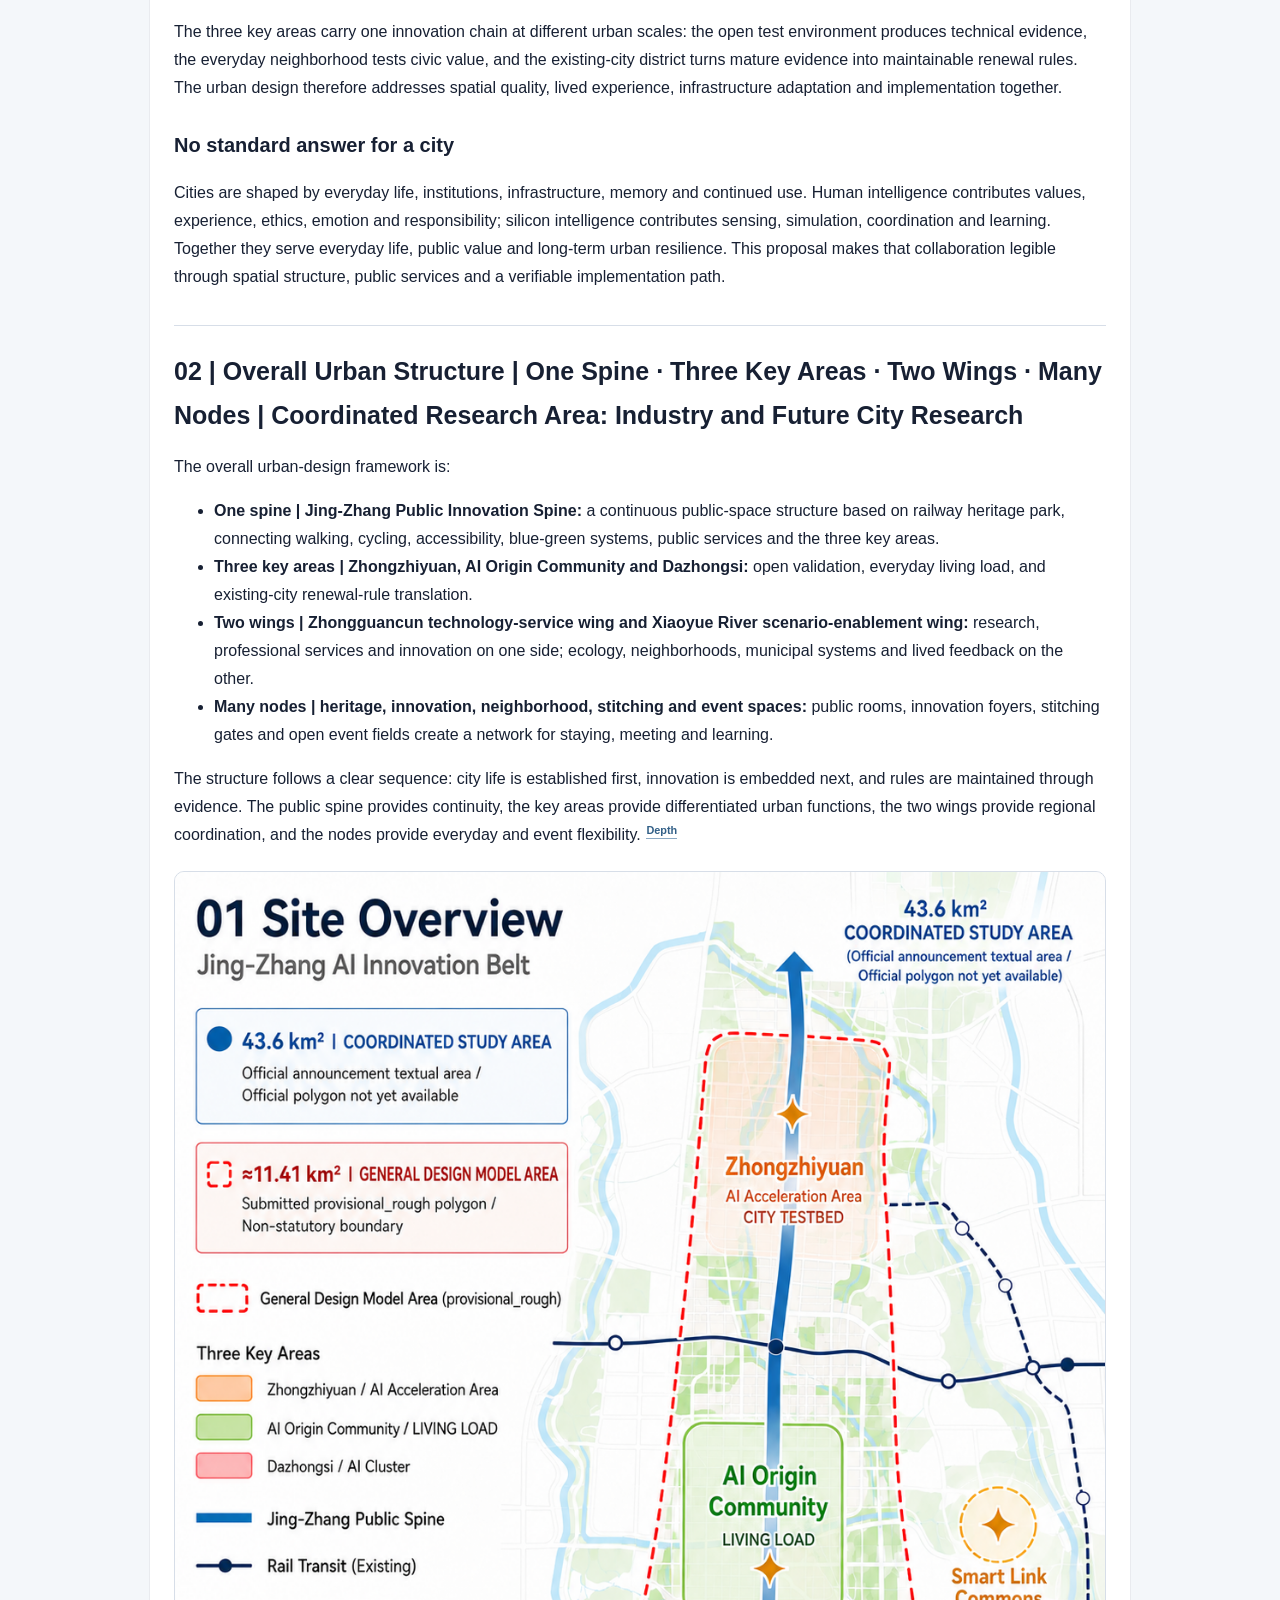
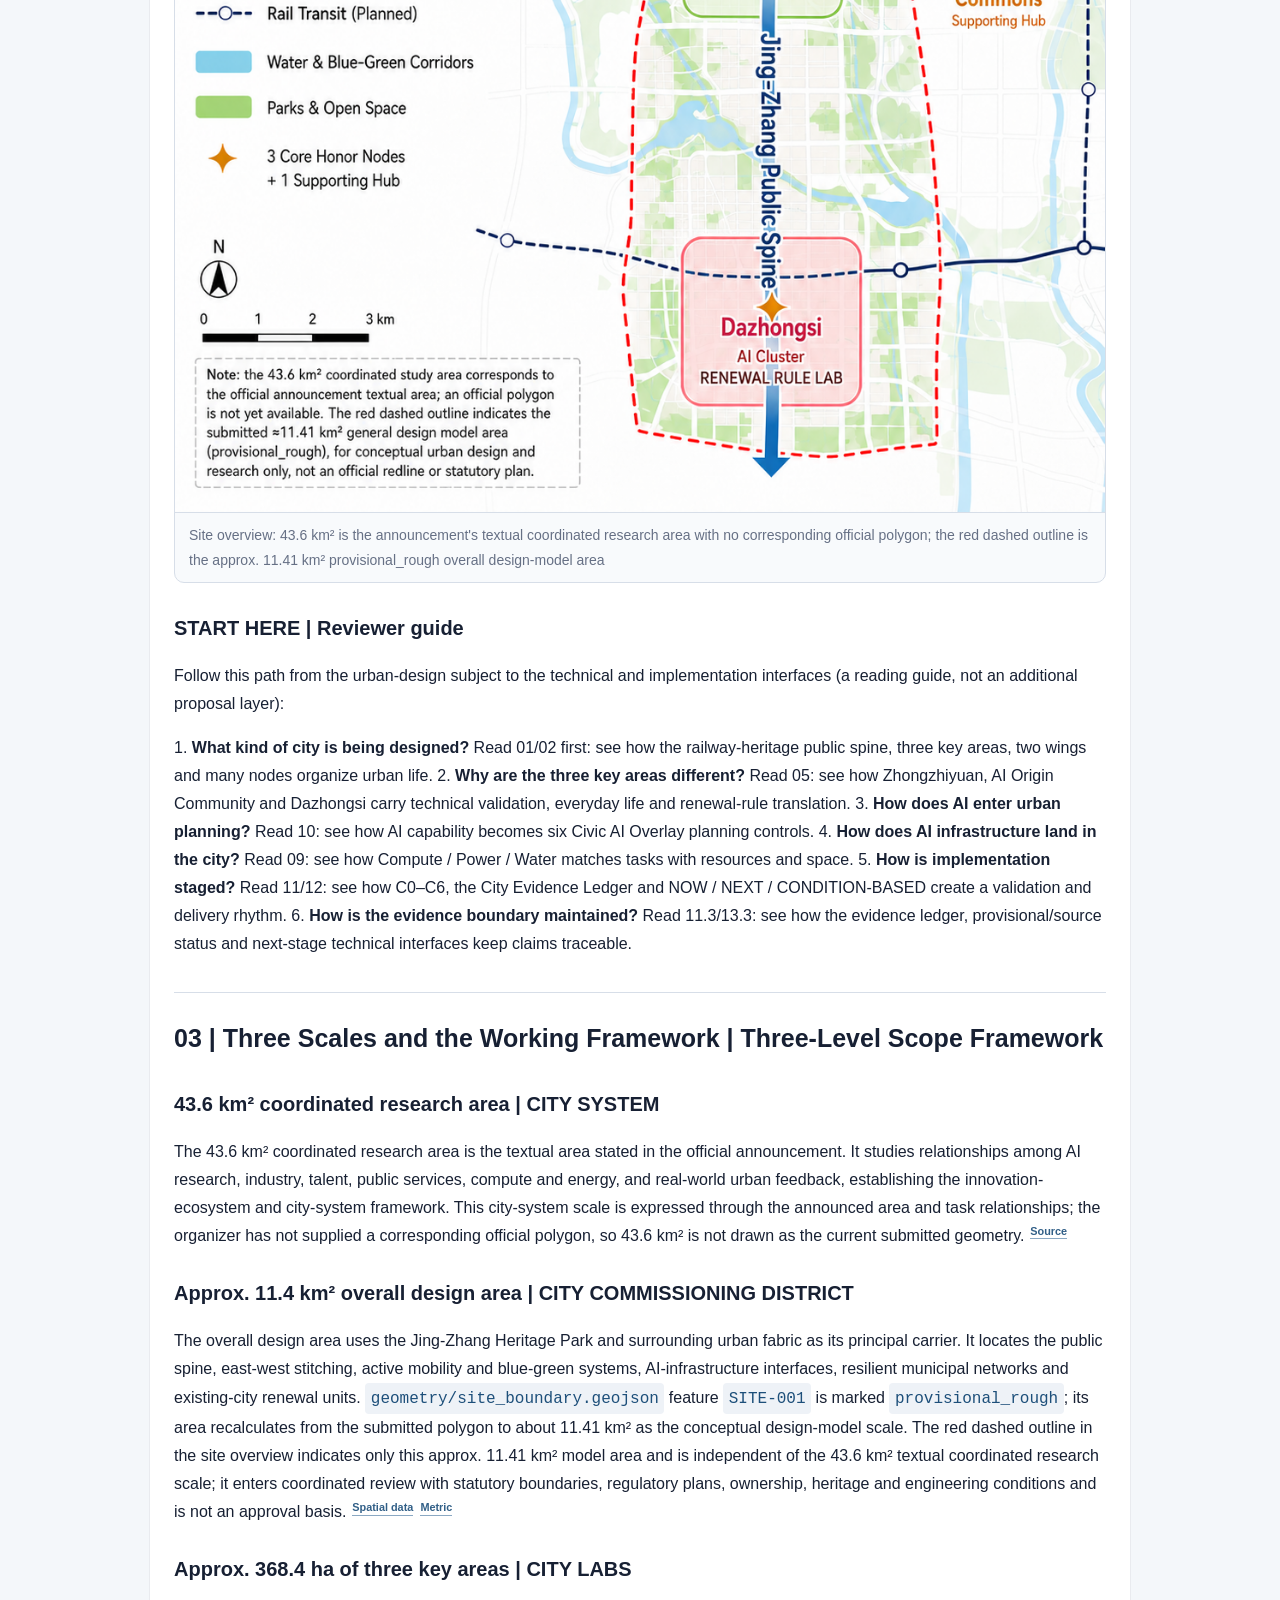
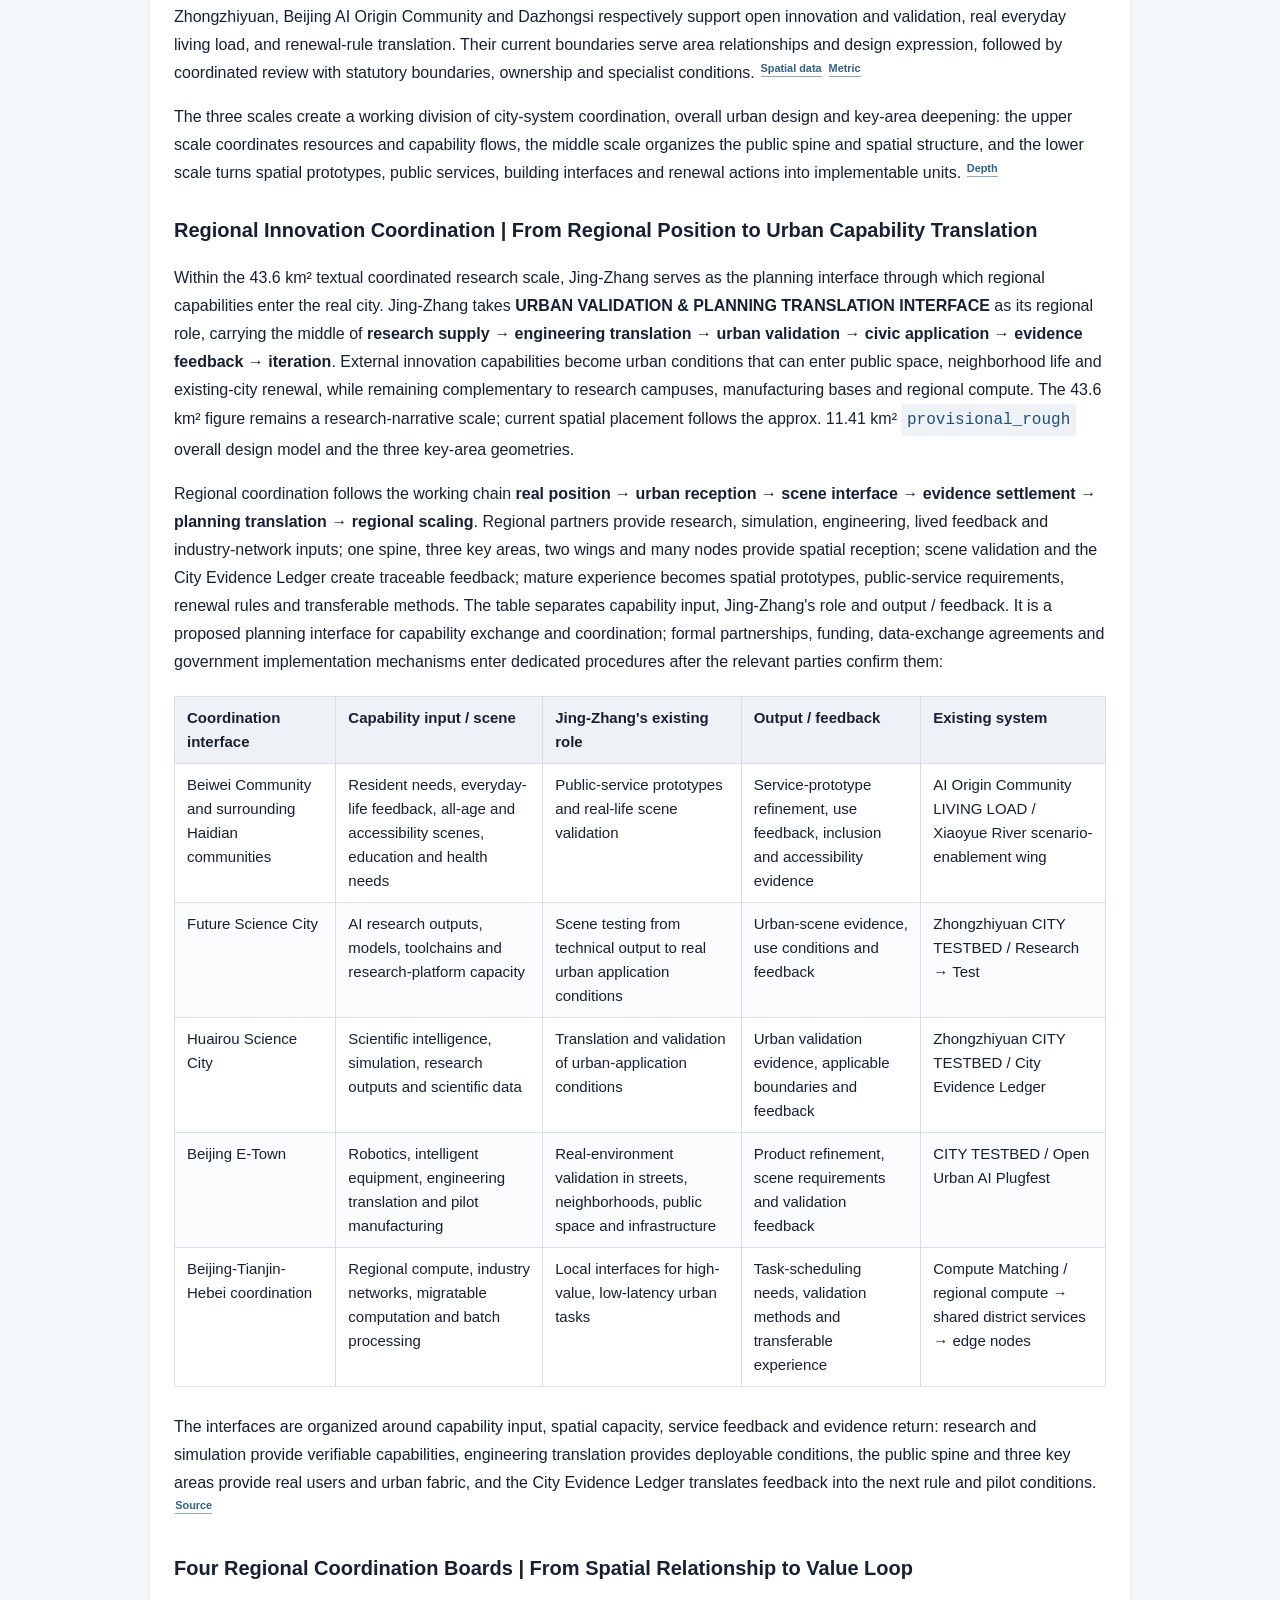
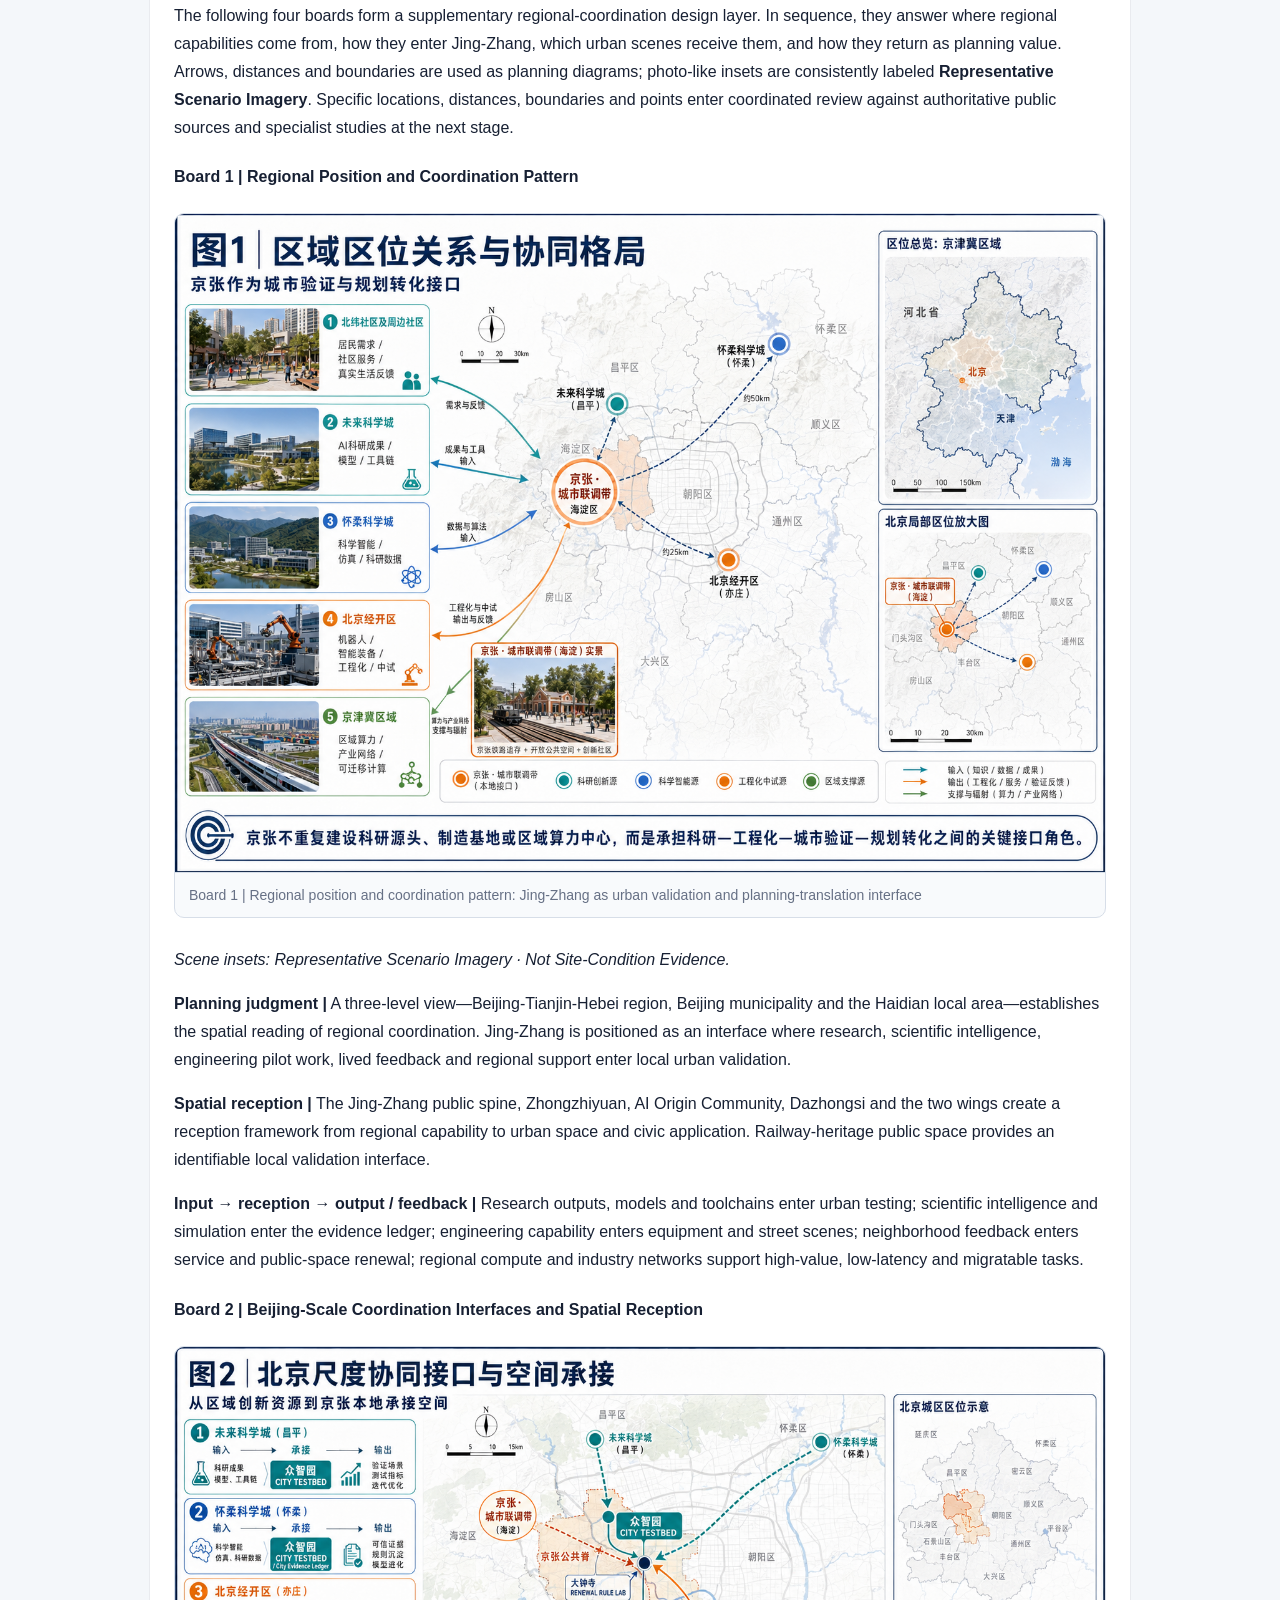
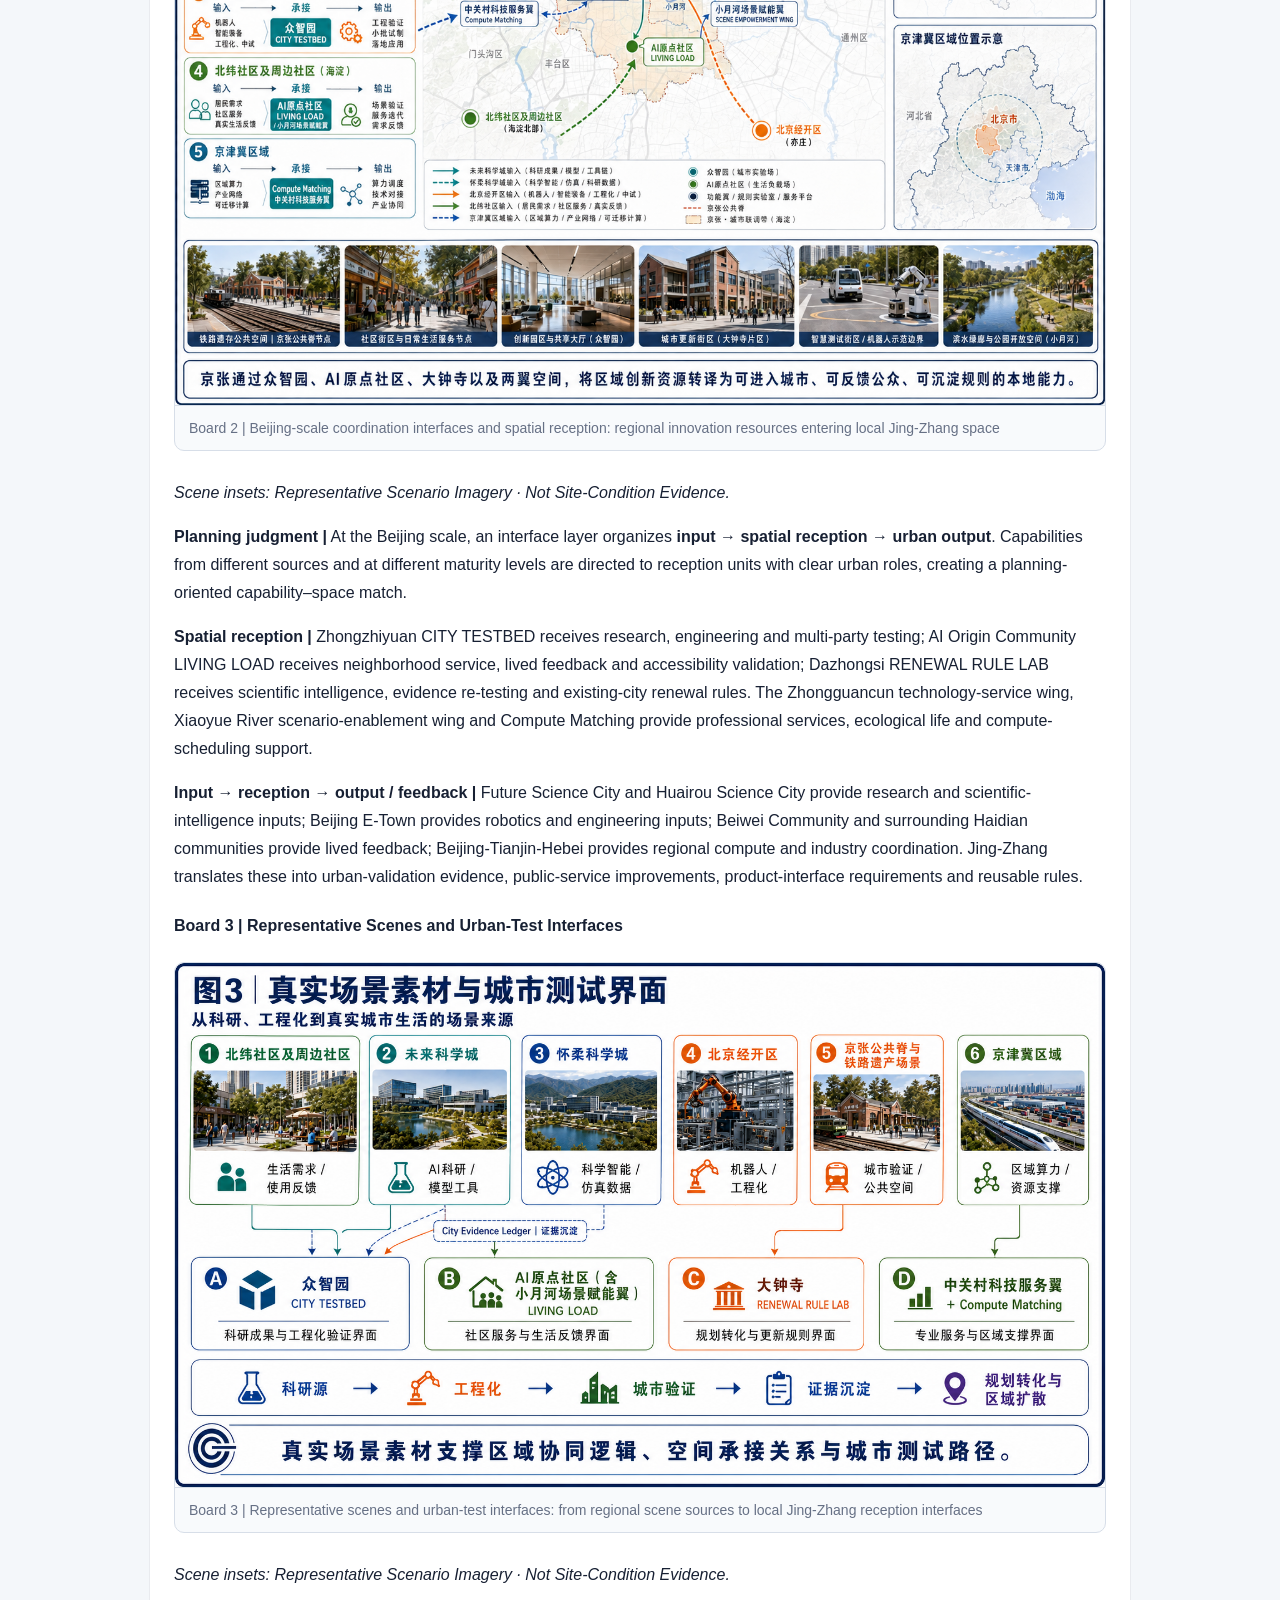
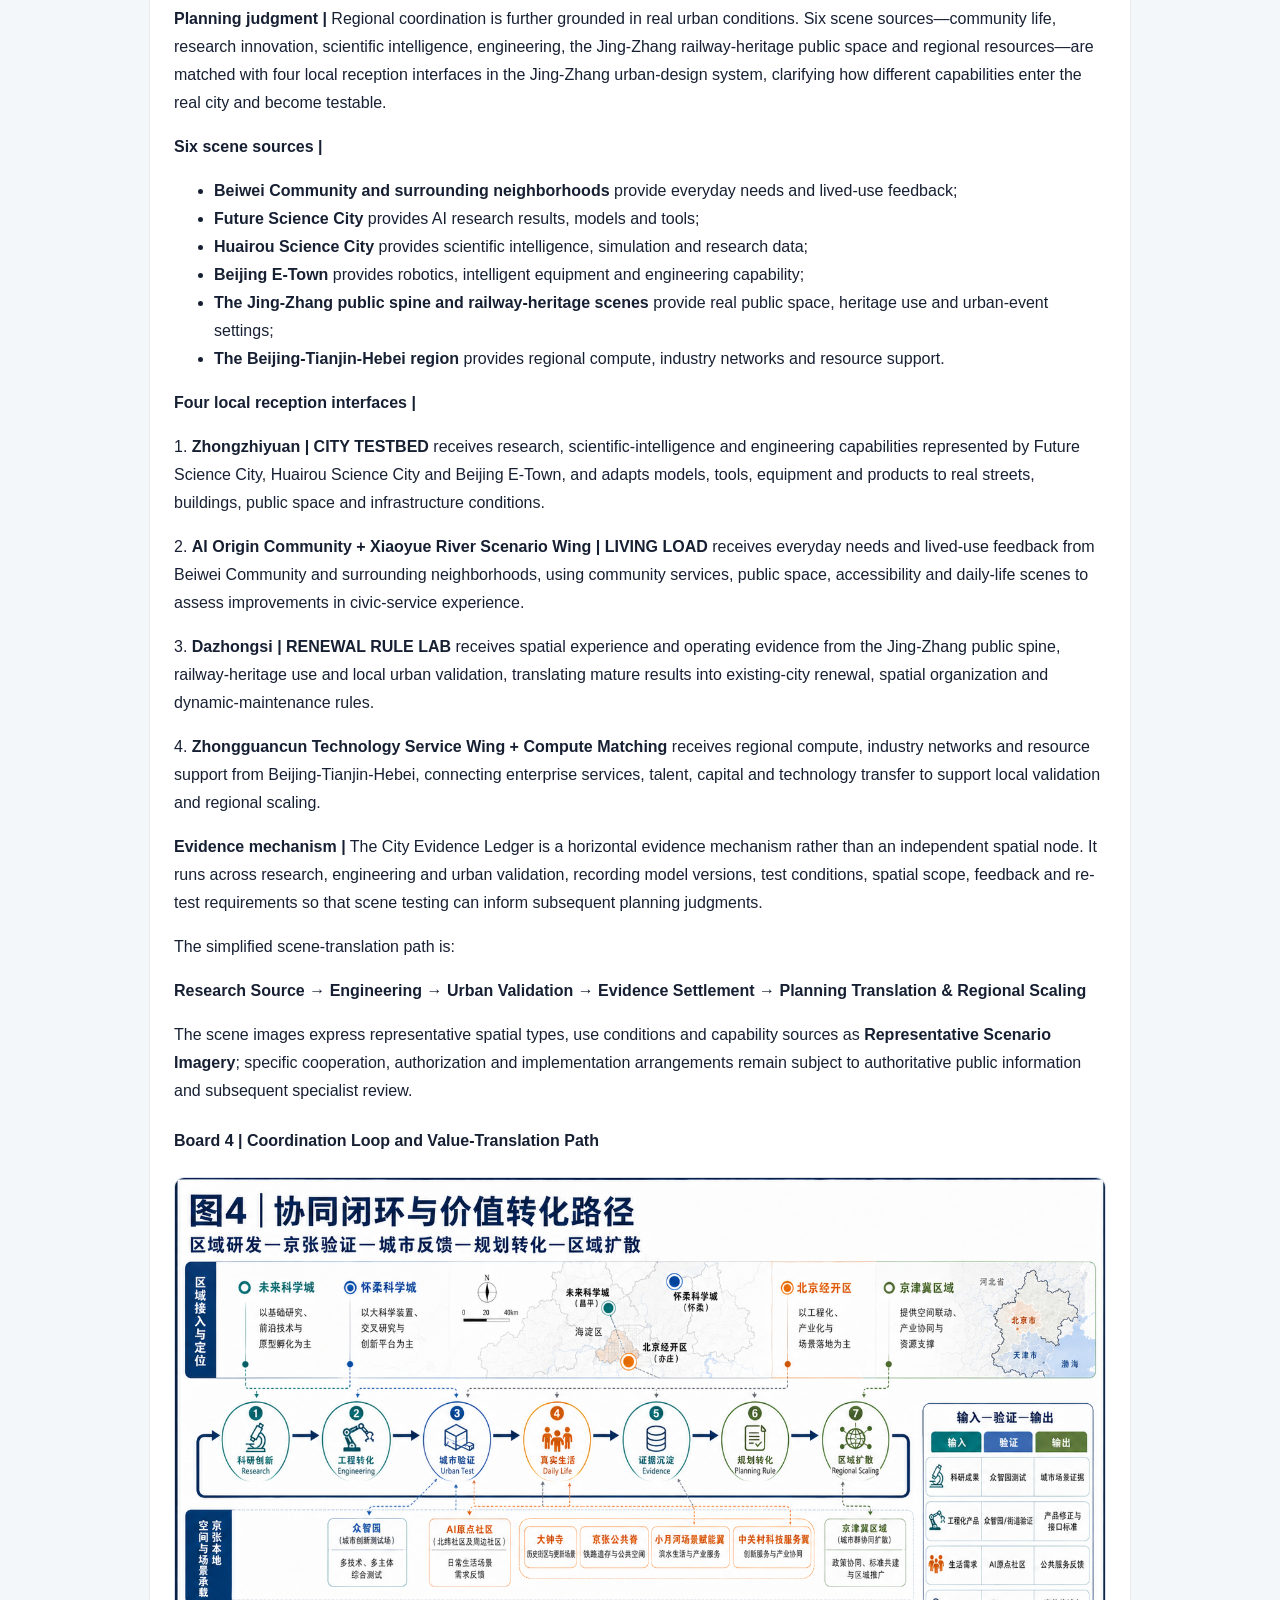
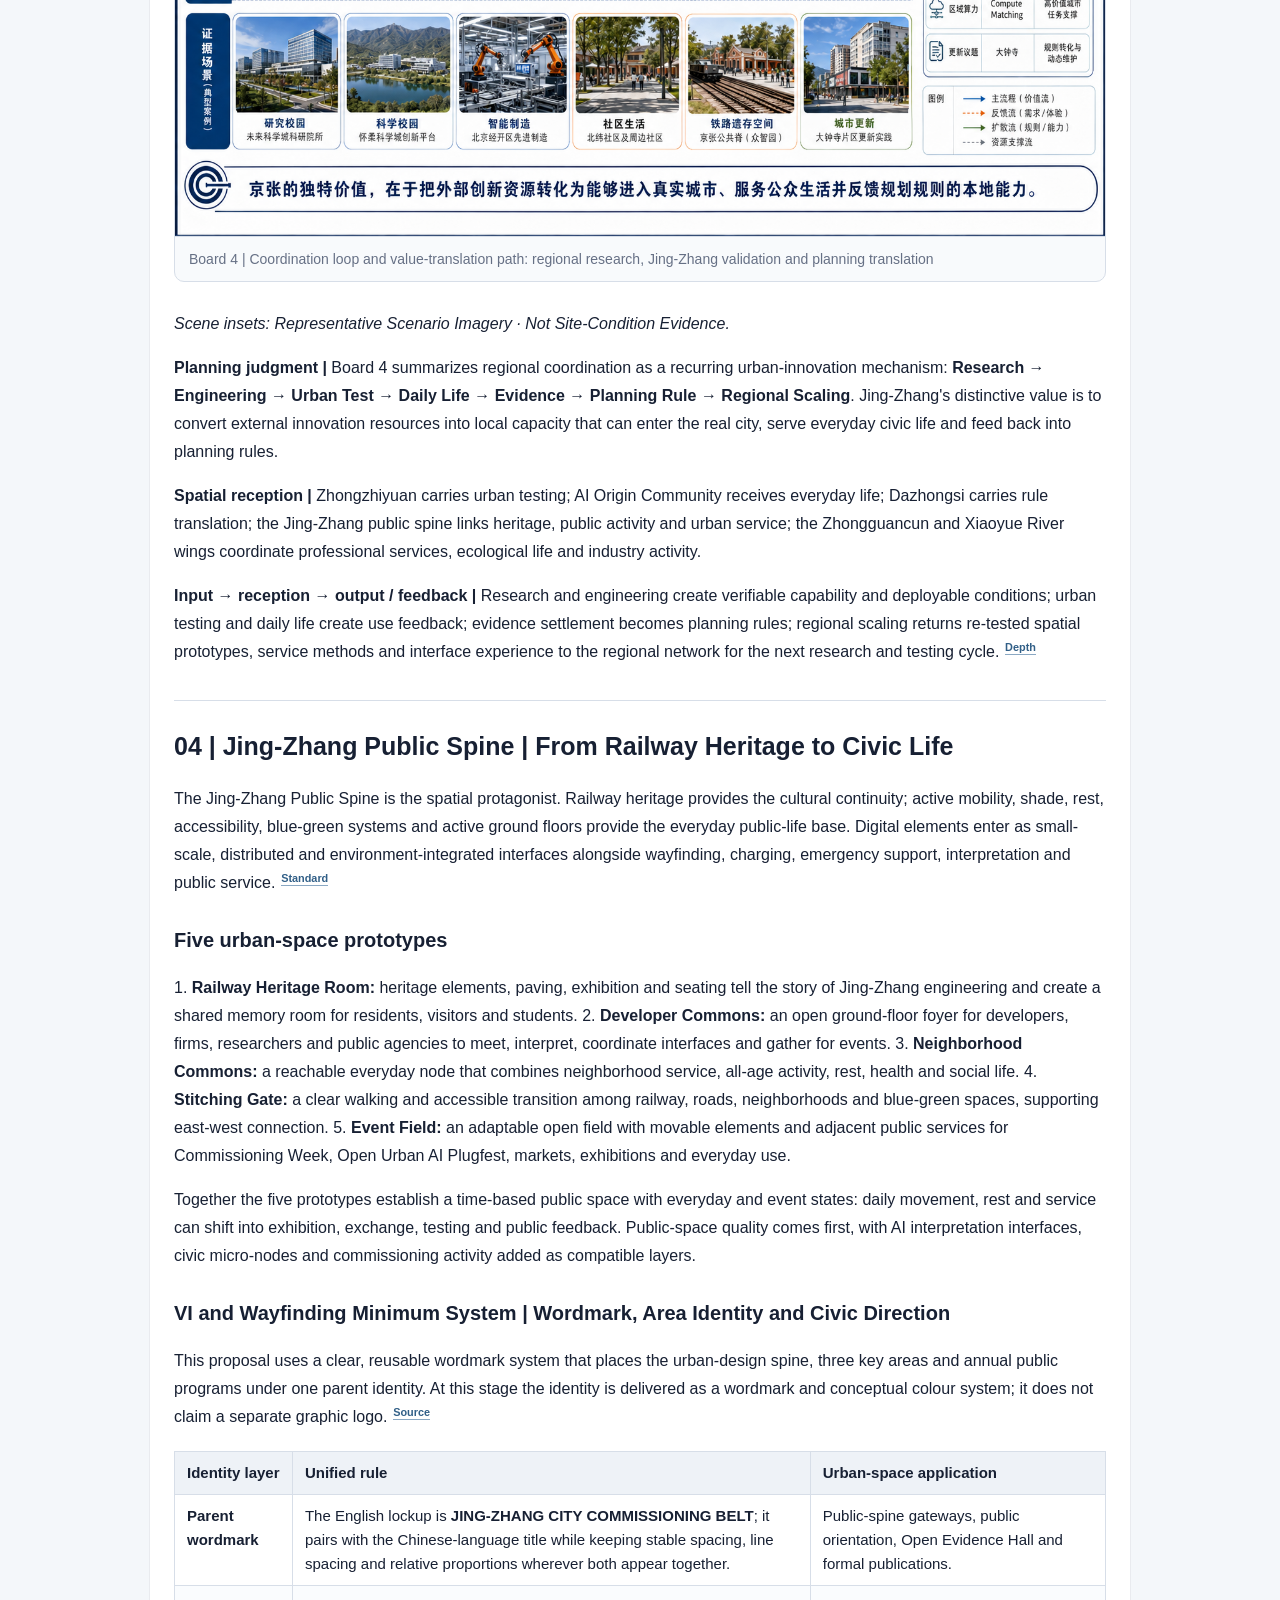
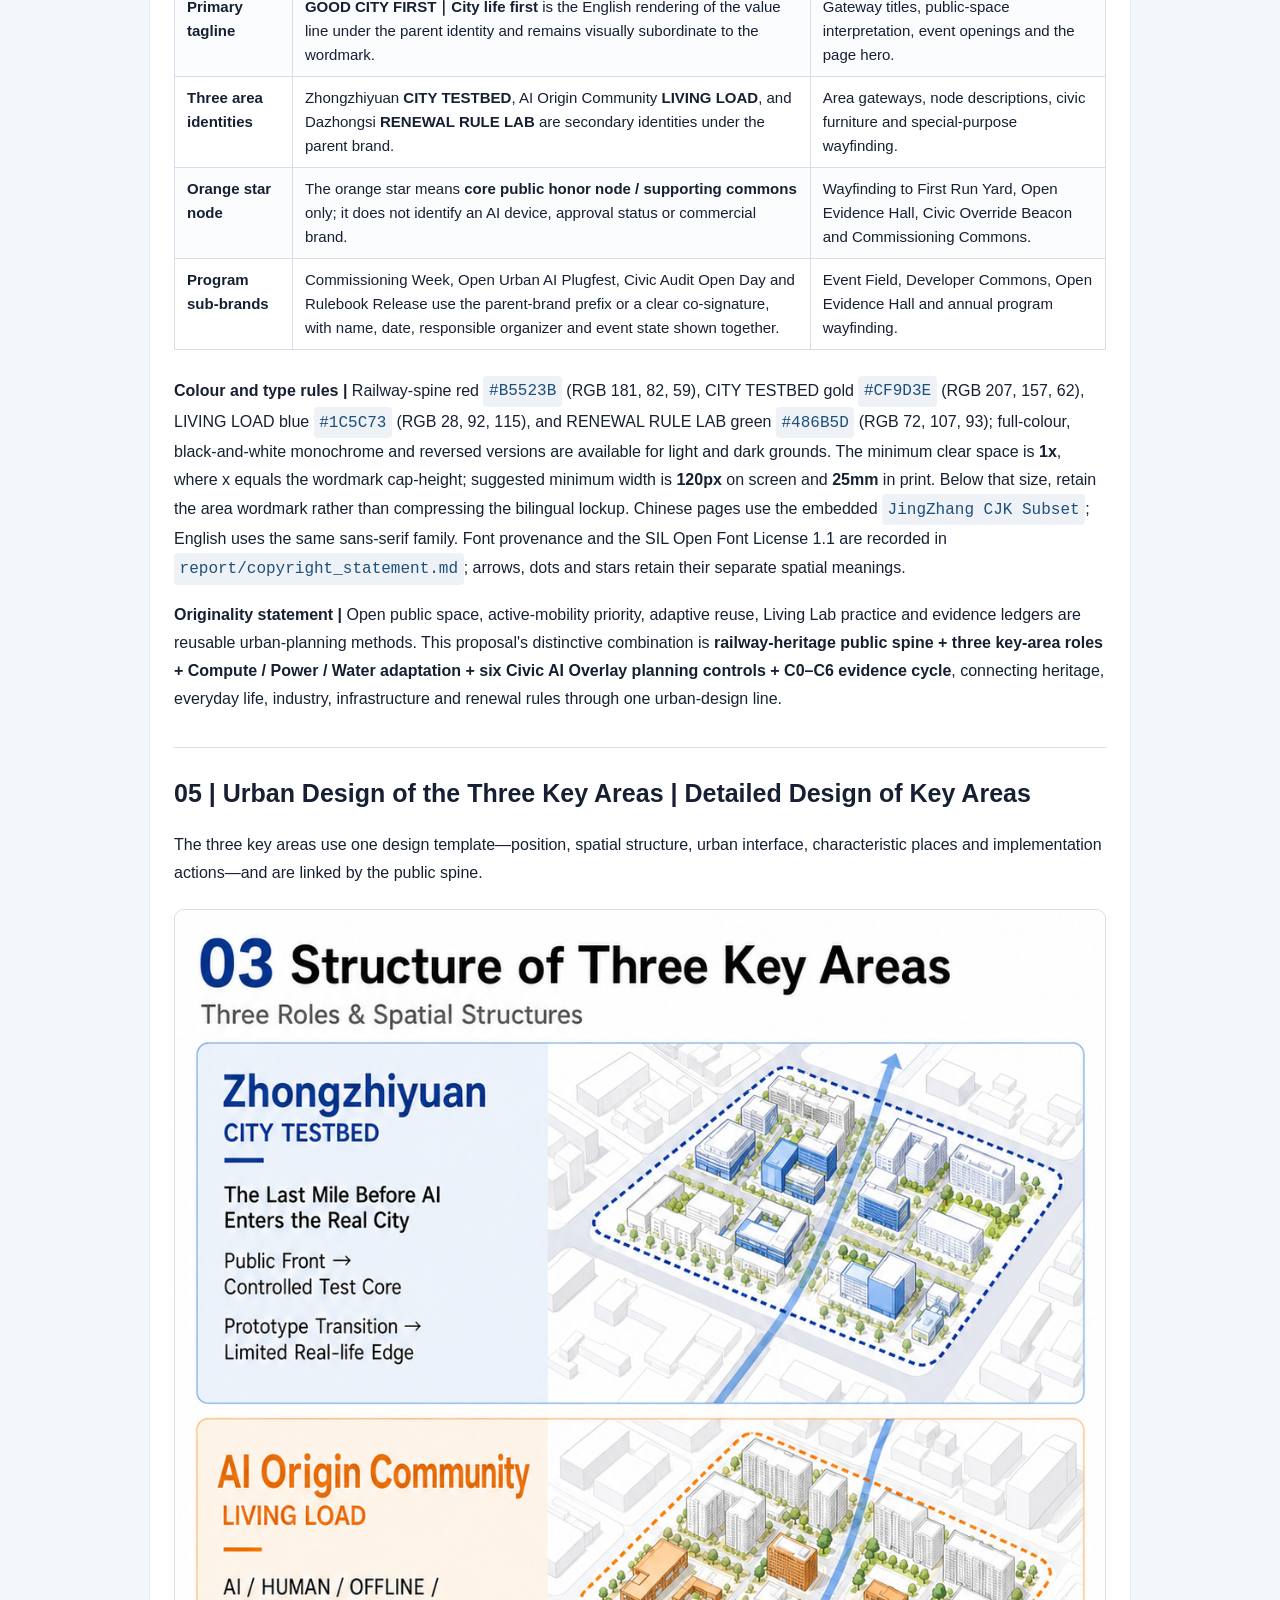
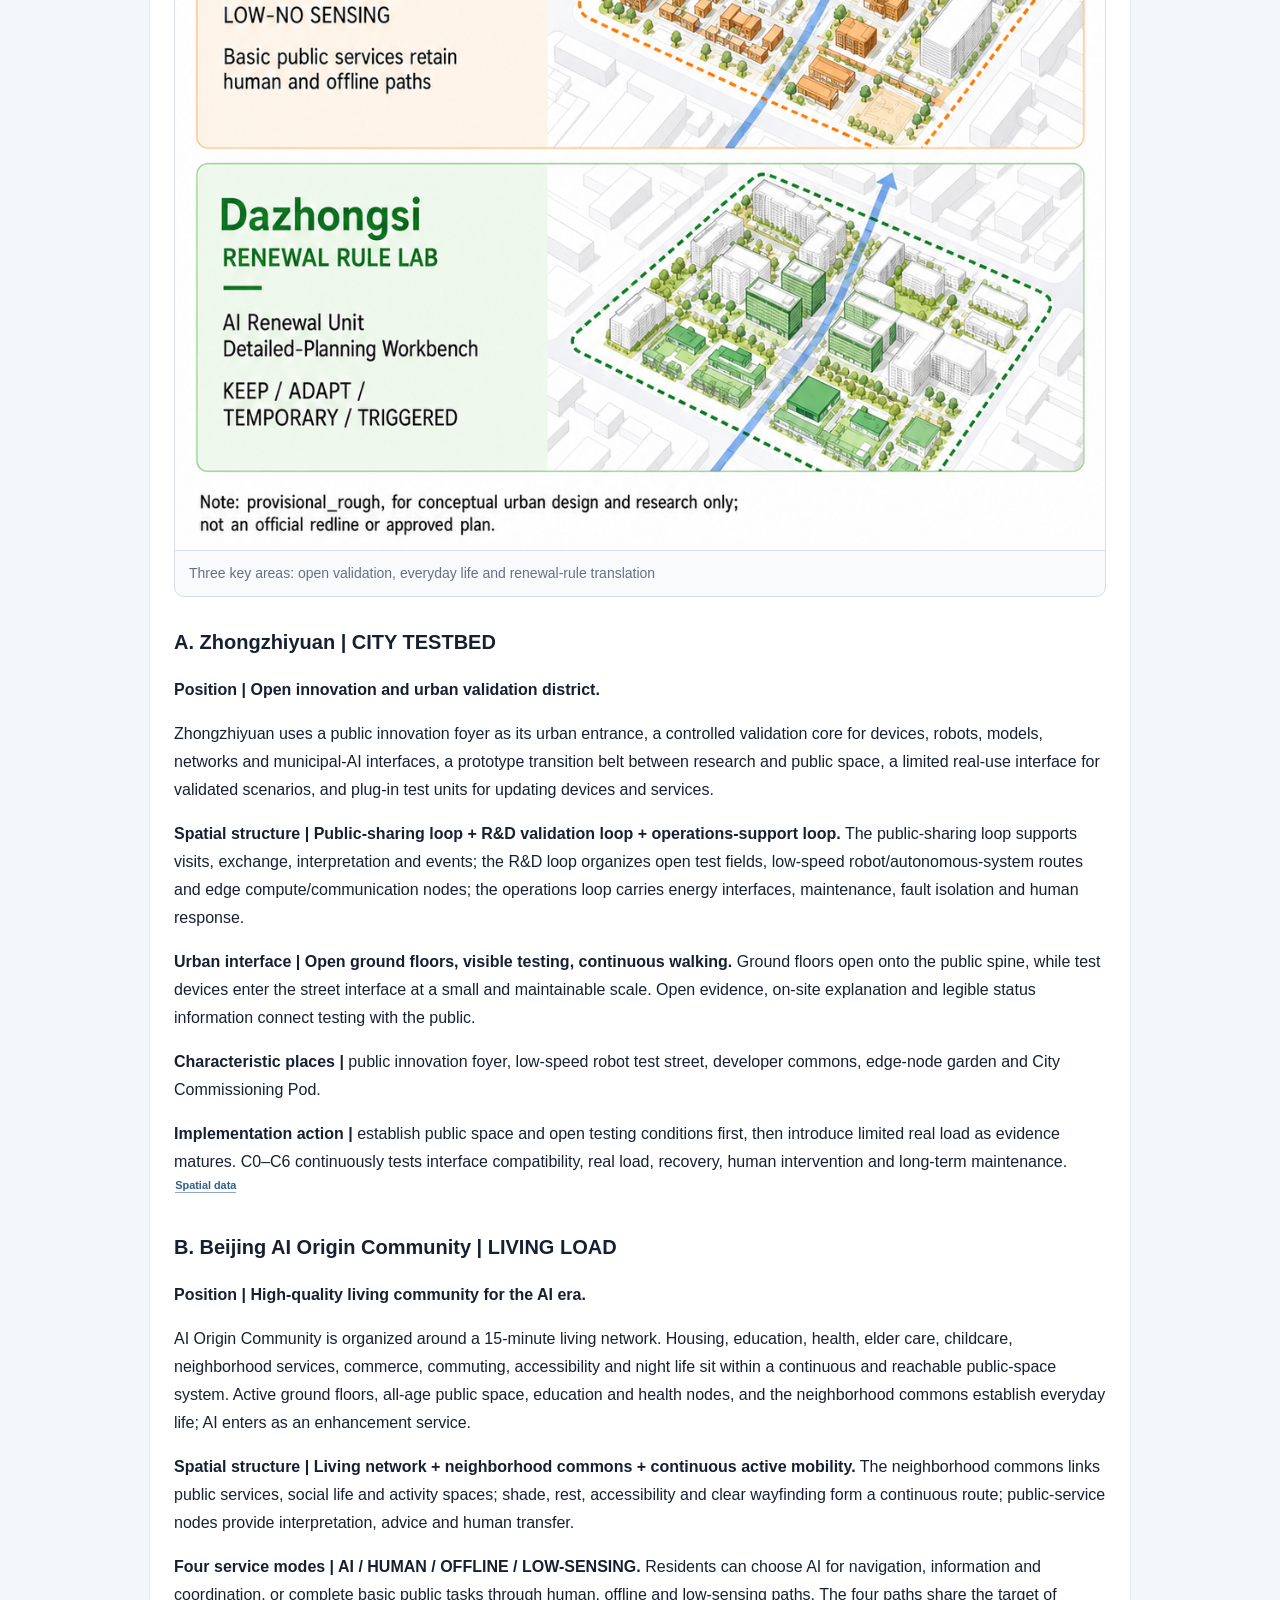
<file: submissions/brittanistrehlowll-oss/jingzhang-city-commissioning-belt/report/proposal.en.html>
<!doctype html>
<html lang="en">
<head>
<meta charset="utf-8">
<meta name="viewport" content="width=device-width, initial-scale=1">
<title>Jing-Zhang City Commissioning Belt - proposal report</title>
<style>
:root {
  --ink: #172033;
  --muted: #667085;
  --line: #d7dee8;
  --paper: #ffffff;
  --bg: #f4f7fa;
  --accent: #245b8f;
}
* { box-sizing: border-box; }
body {
  margin: 0;
  font-family: -apple-system, BlinkMacSystemFont, "PingFang SC", "Microsoft YaHei", "Noto Sans CJK SC", sans-serif;
  color: var(--ink);
  background: var(--bg);
  line-height: 1.75;
}
main {
  max-width: 980px;
  margin: 0 auto;
  padding: 42px 24px 72px;
  background: var(--paper);
  min-height: 100vh;
  box-shadow: 0 0 0 1px rgba(23, 32, 51, 0.05);
}
.hero {
  border-bottom: 3px solid var(--accent);
  padding-bottom: 24px;
  margin-bottom: 30px;
}
h1 { font-size: 34px; line-height: 1.22; margin: 0 0 10px; }
h2 { font-size: 25px; margin: 34px 0 12px; border-top: 1px solid var(--line); padding-top: 24px; }
h3 { font-size: 20px; margin: 26px 0 10px; }
p, li { font-size: 16px; }
blockquote {
  margin: 18px 0;
  padding: 12px 18px;
  border-left: 4px solid var(--line);
  color: var(--muted);
  background: #f8fafc;
}
code {
  background: #eef2f7;
  color: #1d4f7a;
  padding: 0.1em 0.35em;
  border-radius: 4px;
}
:not(pre) > code {
  display: inline-block;
  max-width: 100%;
  overflow-wrap: anywhere;
  word-break: break-word;
}
.summary { color: var(--muted); font-size: 17px; }
.translation-link a { color: var(--accent); font-weight: 700; }
.proposal-table { margin: 20px 0 26px; overflow-x: auto; }
.proposal-table table {
  border-collapse: collapse;
  width: 100%;
  min-width: 520px;
  font-size: 15px;
}
.proposal-table th, .proposal-table td {
  border: 1px solid var(--line);
  padding: 9px 12px;
  text-align: left;
  vertical-align: top;
  line-height: 1.6;
}
.proposal-table th { background: #eef2f7; color: var(--ink); font-weight: 700; }
.proposal-table tbody tr:nth-child(even) { background: #fafcfe; }
.proposal-table .align-center { text-align: center; }
.proposal-table .align-right { text-align: right; }
.proposal-figure {
  margin: 22px 0 28px;
  border: 1px solid var(--line);
  border-radius: 10px;
  overflow: hidden;
  background: #f8fafc;
}
.proposal-figure img {
  display: block;
  width: 100%;
  height: auto;
}
.proposal-figure figcaption {
  padding: 10px 14px;
  color: var(--muted);
  border-top: 1px solid var(--line);
  font-size: 14px;
}
.evidence {
  display: inline-flex;
  align-items: center;
  white-space: nowrap;
  margin: 0 0.12em;
  border-bottom: 1px solid #8aa8c3;
  color: #315f87;
  font-size: 0.68em;
  font-weight: 650;
  line-height: 1.35;
  vertical-align: super;
}
@media (max-width: 720px) {
  main { padding: 26px 16px 52px; }
  h1 { font-size: 26px; }
  h2 { font-size: 21px; }
}
</style>
</head>
<body>
<main>
<section class="hero">
<h1>Jing-Zhang City Commissioning Belt</h1>
<p class="summary">The Jing-Zhang City Commissioning Belt uses the Jing-Zhang railway heritage as a public-space spine, and Zhongzhiyuan, AI Origin Community and Dazhongsi as a chain from technical validation to civic use and planning translation. Civic AI Overlay, Compute / Power / Water and C0–C6 support a verifiable urban-design implementation path.</p>
<p class="translation-link"><a href="proposal.html">阅读中文版本</a></p>
</section>
<h1>JING-ZHANG CITY COMMISSIONING BELT</h1>
<h2>A CIVIC AI OVERLAY FOR THE AI-NATIVE CITY</h2>
<h3>Urban Planning and Real-World Innovation for the AI Era</h3>
<p><strong>GOOD CITY FIRST｜City life first</strong></p>
<p><strong>One-sentence proposal:</strong> Jing-Zhang railway heritage forms the public-space spine; Haidian&#x27;s innovation resources form the industrial and knowledge base; Zhongzhiyuan, AI Origin Community and Dazhongsi form an urban innovation chain from technical validation to civic application and planning translation. Urban design leads, while AI enters as an adaptable layer for public space, services and renewal.</p>
<p>The Jing-Zhang public spine links heritage, innovation, neighborhood life and renewal into a continuous, walkable and shareable public corridor that can shift between everyday and event states. The Civic AI Overlay brings AI-related spatial objects, service areas, resource capacity, operating conditions, responsible parties and dynamic-maintenance interfaces into planning. Compute / Power / Water provides the professional basis for matching tasks with urban resources in time and space; C0–C6 and the City Evidence Ledger provide validation, records and re-certification.</p>
<p>The three key areas have distinct urban roles: Zhongzhiyuan supports open innovation and urban validation, AI Origin Community carries real everyday living load, and Dazhongsi translates mature evidence into renewal rules for the existing city. Together they form:</p>
<p><strong>Technical validity → Civic validity → Planning validity.</strong></p>
<p>The conceptual design uses repository-maintained <code>provisional_rough</code> geometry as an open-call boundary for spatial relationships, area recalculation and consistency checks. The next stage connects it with official polygons, statutory controls, ownership, heritage and engineering information for coordinated review. <sup class="evidence evidence-source" data-evidence-kind="source" data-evidence-value="BOUNDARY-SOURCE" title="Source: BOUNDARY-SOURCE">Source</sup> <sup class="evidence evidence-standard" data-evidence-kind="standard" data-evidence-value="PROJECT-OFFICIAL-ANNOUNCEMENT" title="Standard: PROJECT-OFFICIAL-ANNOUNCEMENT">Standard</sup></p>
<h2>01 | Vision</h2>
<h3>1. Jing-Zhang railway heritage: the public-space structure</h3>
<p>Jing-Zhang railway heritage carries collective memory through a continuous linear space and provides a clear base for walking, cycling, accessibility, blue-green systems and east-west stitching. The railway&#x27;s sequence of surveying, construction, trial operation and verification becomes an urban-design method: establish public space first, then introduce new capabilities.</p>
<h3>2. Haidian innovation resources: the industrial and knowledge base</h3>
<p>The Zhongguancun technology-service wing connects research, talent, intellectual property, professional services and innovation activity to the public spine. The Xiaoyue River scenario-enablement wing connects ecology, neighborhoods, municipal systems and everyday feedback to the innovation chain. Concentrated resources become walkable, participatory and legible urban space and public service.</p>
<h3>3. Three key areas: from capability validation to planning translation</h3>
<p>The three key areas carry one innovation chain at different urban scales: the open test environment produces technical evidence, the everyday neighborhood tests civic value, and the existing-city district turns mature evidence into maintainable renewal rules. The urban design therefore addresses spatial quality, lived experience, infrastructure adaptation and implementation together.</p>
<h3>No standard answer for a city</h3>
<p>Cities are shaped by everyday life, institutions, infrastructure, memory and continued use. Human intelligence contributes values, experience, ethics, emotion and responsibility; silicon intelligence contributes sensing, simulation, coordination and learning. Together they serve everyday life, public value and long-term urban resilience. This proposal makes that collaboration legible through spatial structure, public services and a verifiable implementation path.</p>
<h2>02 | Overall Urban Structure | One Spine · Three Key Areas · Two Wings · Many Nodes | Coordinated Research Area: Industry and Future City Research</h2>
<p>The overall urban-design framework is:</p>
<ul>
<li><strong>One spine | Jing-Zhang Public Innovation Spine:</strong> a continuous public-space structure based on railway heritage park, connecting walking, cycling, accessibility, blue-green systems, public services and the three key areas.</li>
<li><strong>Three key areas | Zhongzhiyuan, AI Origin Community and Dazhongsi:</strong> open validation, everyday living load, and existing-city renewal-rule translation.</li>
<li><strong>Two wings | Zhongguancun technology-service wing and Xiaoyue River scenario-enablement wing:</strong> research, professional services and innovation on one side; ecology, neighborhoods, municipal systems and lived feedback on the other.</li>
<li><strong>Many nodes | heritage, innovation, neighborhood, stitching and event spaces:</strong> public rooms, innovation foyers, stitching gates and open event fields create a network for staying, meeting and learning.</li>
</ul>
<p>The structure follows a clear sequence: city life is established first, innovation is embedded next, and rules are maintained through evidence. The public spine provides continuity, the key areas provide differentiated urban functions, the two wings provide regional coordination, and the nodes provide everyday and event flexibility. <sup class="evidence evidence-depth" data-evidence-kind="depth" data-evidence-value="overall_spatial_structure" title="Depth: overall_spatial_structure">Depth</sup></p>
<figure class="proposal-figure"><img src="../assets/figures/site-overview.en.png" alt="Site overview: 43.6 km² is the announcement&#x27;s textual coordinated research area with no corresponding official polygon; the red dashed outline is the approx. 11.41 km² provisional_rough overall design-model area"><figcaption>Site overview: 43.6 km² is the announcement&#x27;s textual coordinated research area with no corresponding official polygon; the red dashed outline is the approx. 11.41 km² provisional_rough overall design-model area</figcaption></figure>
<h3>START HERE | Reviewer guide</h3>
<p>Follow this path from the urban-design subject to the technical and implementation interfaces (a reading guide, not an additional proposal layer):</p>
<p>1. <strong>What kind of city is being designed?</strong> Read 01/02 first: see how the railway-heritage public spine, three key areas, two wings and many nodes organize urban life. 2. <strong>Why are the three key areas different?</strong> Read 05: see how Zhongzhiyuan, AI Origin Community and Dazhongsi carry technical validation, everyday life and renewal-rule translation. 3. <strong>How does AI enter urban planning?</strong> Read 10: see how AI capability becomes six Civic AI Overlay planning controls. 4. <strong>How does AI infrastructure land in the city?</strong> Read 09: see how Compute / Power / Water matches tasks with resources and space. 5. <strong>How is implementation staged?</strong> Read 11/12: see how C0–C6, the City Evidence Ledger and NOW / NEXT / CONDITION-BASED create a validation and delivery rhythm. 6. <strong>How is the evidence boundary maintained?</strong> Read 11.3/13.3: see how the evidence ledger, provisional/source status and next-stage technical interfaces keep claims traceable.</p>
<h2>03 | Three Scales and the Working Framework | Three-Level Scope Framework</h2>
<h3>43.6 km² coordinated research area | CITY SYSTEM</h3>
<p>The 43.6 km² coordinated research area is the textual area stated in the official announcement. It studies relationships among AI research, industry, talent, public services, compute and energy, and real-world urban feedback, establishing the innovation-ecosystem and city-system framework. This city-system scale is expressed through the announced area and task relationships; the organizer has not supplied a corresponding official polygon, so 43.6 km² is not drawn as the current submitted geometry. <sup class="evidence evidence-source" data-evidence-kind="source" data-evidence-value="OFFICIAL-ANNOUNCEMENT" title="Source: OFFICIAL-ANNOUNCEMENT">Source</sup></p>
<h3>Approx. 11.4 km² overall design area | CITY COMMISSIONING DISTRICT</h3>
<p>The overall design area uses the Jing-Zhang Heritage Park and surrounding urban fabric as its principal carrier. It locates the public spine, east-west stitching, active mobility and blue-green systems, AI-infrastructure interfaces, resilient municipal networks and existing-city renewal units. <code>geometry/site_boundary.geojson</code> feature <code>SITE-001</code> is marked <code>provisional_rough</code>; its area recalculates from the submitted polygon to about 11.41 km² as the conceptual design-model scale. The red dashed outline in the site overview indicates only this approx. 11.41 km² model area and is independent of the 43.6 km² textual coordinated research scale; it enters coordinated review with statutory boundaries, regulatory plans, ownership, heritage and engineering conditions and is not an approval basis. <sup class="evidence evidence-data" data-evidence-kind="data" data-evidence-value="geometry/site_boundary.geojson#SITE-001" title="Spatial data: geometry/site_boundary.geojson#SITE-001">Spatial data</sup> <sup class="evidence evidence-metric" data-evidence-kind="metric" data-evidence-value="site_area_sqm" title="Metric: site_area_sqm">Metric</sup></p>
<h3>Approx. 368.4 ha of three key areas | CITY LABS</h3>
<p>Zhongzhiyuan, Beijing AI Origin Community and Dazhongsi respectively support open innovation and validation, real everyday living load, and renewal-rule translation. Their current boundaries serve area relationships and design expression, followed by coordinated review with statutory boundaries, ownership and specialist conditions. <sup class="evidence evidence-data" data-evidence-kind="data" data-evidence-value="geometry/key_areas.geojson#PROV-KEY-001" title="Spatial data: geometry/key_areas.geojson#PROV-KEY-001">Spatial data</sup> <sup class="evidence evidence-metric" data-evidence-kind="metric" data-evidence-value="key_area_count" title="Metric: key_area_count">Metric</sup></p>
<p>The three scales create a working division of city-system coordination, overall urban design and key-area deepening: the upper scale coordinates resources and capability flows, the middle scale organizes the public spine and spatial structure, and the lower scale turns spatial prototypes, public services, building interfaces and renewal actions into implementable units. <sup class="evidence evidence-depth" data-evidence-kind="depth" data-evidence-value="three_level_scope_framework" title="Depth: three_level_scope_framework">Depth</sup></p>
<h3>Regional Innovation Coordination | From Regional Position to Urban Capability Translation</h3>
<p>Within the 43.6 km² textual coordinated research scale, Jing-Zhang serves as the planning interface through which regional capabilities enter the real city. Jing-Zhang takes <strong>URBAN VALIDATION &amp; PLANNING TRANSLATION INTERFACE</strong> as its regional role, carrying the middle of <strong>research supply → engineering translation → urban validation → civic application → evidence feedback → iteration</strong>. External innovation capabilities become urban conditions that can enter public space, neighborhood life and existing-city renewal, while remaining complementary to research campuses, manufacturing bases and regional compute. The 43.6 km² figure remains a research-narrative scale; current spatial placement follows the approx. 11.41 km² <code>provisional_rough</code> overall design model and the three key-area geometries.</p>
<p>Regional coordination follows the working chain <strong>real position → urban reception → scene interface → evidence settlement → planning translation → regional scaling</strong>. Regional partners provide research, simulation, engineering, lived feedback and industry-network inputs; one spine, three key areas, two wings and many nodes provide spatial reception; scene validation and the City Evidence Ledger create traceable feedback; mature experience becomes spatial prototypes, public-service requirements, renewal rules and transferable methods. The table separates capability input, Jing-Zhang&#x27;s role and output / feedback. It is a proposed planning interface for capability exchange and coordination; formal partnerships, funding, data-exchange agreements and government implementation mechanisms enter dedicated procedures after the relevant parties confirm them:</p>
<div class="proposal-table"><table><thead><tr><th>Coordination interface</th><th>Capability input / scene</th><th>Jing-Zhang&#x27;s existing role</th><th>Output / feedback</th><th>Existing system</th></tr></thead><tbody><tr><td>Beiwei Community and surrounding Haidian communities</td><td>Resident needs, everyday-life feedback, all-age and accessibility scenes, education and health needs</td><td>Public-service prototypes and real-life scene validation</td><td>Service-prototype refinement, use feedback, inclusion and accessibility evidence</td><td>AI Origin Community LIVING LOAD / Xiaoyue River scenario-enablement wing</td></tr><tr><td>Future Science City</td><td>AI research outputs, models, toolchains and research-platform capacity</td><td>Scene testing from technical output to real urban application conditions</td><td>Urban-scene evidence, use conditions and feedback</td><td>Zhongzhiyuan CITY TESTBED / Research → Test</td></tr><tr><td>Huairou Science City</td><td>Scientific intelligence, simulation, research outputs and scientific data</td><td>Translation and validation of urban-application conditions</td><td>Urban validation evidence, applicable boundaries and feedback</td><td>Zhongzhiyuan CITY TESTBED / City Evidence Ledger</td></tr><tr><td>Beijing E-Town</td><td>Robotics, intelligent equipment, engineering translation and pilot manufacturing</td><td>Real-environment validation in streets, neighborhoods, public space and infrastructure</td><td>Product refinement, scene requirements and validation feedback</td><td>CITY TESTBED / Open Urban AI Plugfest</td></tr><tr><td>Beijing-Tianjin-Hebei coordination</td><td>Regional compute, industry networks, migratable computation and batch processing</td><td>Local interfaces for high-value, low-latency urban tasks</td><td>Task-scheduling needs, validation methods and transferable experience</td><td>Compute Matching / regional compute → shared district services → edge nodes</td></tr></tbody></table></div>
<p>The interfaces are organized around capability input, spatial capacity, service feedback and evidence return: research and simulation provide verifiable capabilities, engineering translation provides deployable conditions, the public spine and three key areas provide real users and urban fabric, and the City Evidence Ledger translates feedback into the next rule and pilot conditions. <sup class="evidence evidence-source" data-evidence-kind="source" data-evidence-value="AGENT-TASKBOOK" title="Source: AGENT-TASKBOOK">Source</sup></p>
<h3>Four Regional Coordination Boards | From Spatial Relationship to Value Loop</h3>
<p>The following four boards form a supplementary regional-coordination design layer. In sequence, they answer where regional capabilities come from, how they enter Jing-Zhang, which urban scenes receive them, and how they return as planning value. Arrows, distances and boundaries are used as planning diagrams; photo-like insets are consistently labeled <strong>Representative Scenario Imagery</strong>. Specific locations, distances, boundaries and points enter coordinated review against authoritative public sources and specialist studies at the next stage.</p>
<h4>Board 1 | Regional Position and Coordination Pattern</h4>
<figure class="proposal-figure"><img src="../assets/media/regional-coordination-01-location.png" alt="Board 1 | Regional position and coordination pattern: Jing-Zhang as urban validation and planning-translation interface"><figcaption>Board 1 | Regional position and coordination pattern: Jing-Zhang as urban validation and planning-translation interface</figcaption></figure>
<p><em>Scene insets: Representative Scenario Imagery · Not Site-Condition Evidence.</em></p>
<p><strong>Planning judgment |</strong> A three-level view—Beijing-Tianjin-Hebei region, Beijing municipality and the Haidian local area—establishes the spatial reading of regional coordination. Jing-Zhang is positioned as an interface where research, scientific intelligence, engineering pilot work, lived feedback and regional support enter local urban validation.</p>
<p><strong>Spatial reception |</strong> The Jing-Zhang public spine, Zhongzhiyuan, AI Origin Community, Dazhongsi and the two wings create a reception framework from regional capability to urban space and civic application. Railway-heritage public space provides an identifiable local validation interface.</p>
<p><strong>Input → reception → output / feedback |</strong> Research outputs, models and toolchains enter urban testing; scientific intelligence and simulation enter the evidence ledger; engineering capability enters equipment and street scenes; neighborhood feedback enters service and public-space renewal; regional compute and industry networks support high-value, low-latency and migratable tasks.</p>
<h4>Board 2 | Beijing-Scale Coordination Interfaces and Spatial Reception</h4>
<figure class="proposal-figure"><img src="../assets/media/regional-coordination-02-interface.png" alt="Board 2 | Beijing-scale coordination interfaces and spatial reception: regional innovation resources entering local Jing-Zhang space"><figcaption>Board 2 | Beijing-scale coordination interfaces and spatial reception: regional innovation resources entering local Jing-Zhang space</figcaption></figure>
<p><em>Scene insets: Representative Scenario Imagery · Not Site-Condition Evidence.</em></p>
<p><strong>Planning judgment |</strong> At the Beijing scale, an interface layer organizes <strong>input → spatial reception → urban output</strong>. Capabilities from different sources and at different maturity levels are directed to reception units with clear urban roles, creating a planning-oriented capability–space match.</p>
<p><strong>Spatial reception |</strong> Zhongzhiyuan CITY TESTBED receives research, engineering and multi-party testing; AI Origin Community LIVING LOAD receives neighborhood service, lived feedback and accessibility validation; Dazhongsi RENEWAL RULE LAB receives scientific intelligence, evidence re-testing and existing-city renewal rules. The Zhongguancun technology-service wing, Xiaoyue River scenario-enablement wing and Compute Matching provide professional services, ecological life and compute-scheduling support.</p>
<p><strong>Input → reception → output / feedback |</strong> Future Science City and Huairou Science City provide research and scientific-intelligence inputs; Beijing E-Town provides robotics and engineering inputs; Beiwei Community and surrounding Haidian communities provide lived feedback; Beijing-Tianjin-Hebei provides regional compute and industry coordination. Jing-Zhang translates these into urban-validation evidence, public-service improvements, product-interface requirements and reusable rules.</p>
<h4>Board 3 | Representative Scenes and Urban-Test Interfaces</h4>
<figure class="proposal-figure"><img src="../assets/media/regional-coordination-03-scenarios.png" alt="Board 3 | Representative scenes and urban-test interfaces: from regional scene sources to local Jing-Zhang reception interfaces"><figcaption>Board 3 | Representative scenes and urban-test interfaces: from regional scene sources to local Jing-Zhang reception interfaces</figcaption></figure>
<p><em>Scene insets: Representative Scenario Imagery · Not Site-Condition Evidence.</em></p>
<p><strong>Planning judgment |</strong> Regional coordination is further grounded in real urban conditions. Six scene sources—community life, research innovation, scientific intelligence, engineering, the Jing-Zhang railway-heritage public space and regional resources—are matched with four local reception interfaces in the Jing-Zhang urban-design system, clarifying how different capabilities enter the real city and become testable.</p>
<p><strong>Six scene sources |</strong></p>
<ul>
<li><strong>Beiwei Community and surrounding neighborhoods</strong> provide everyday needs and lived-use feedback;</li>
<li><strong>Future Science City</strong> provides AI research results, models and tools;</li>
<li><strong>Huairou Science City</strong> provides scientific intelligence, simulation and research data;</li>
<li><strong>Beijing E-Town</strong> provides robotics, intelligent equipment and engineering capability;</li>
<li><strong>The Jing-Zhang public spine and railway-heritage scenes</strong> provide real public space, heritage use and urban-event settings;</li>
<li><strong>The Beijing-Tianjin-Hebei region</strong> provides regional compute, industry networks and resource support.</li>
</ul>
<p><strong>Four local reception interfaces |</strong></p>
<p>1. <strong>Zhongzhiyuan | CITY TESTBED</strong> receives research, scientific-intelligence and engineering capabilities represented by Future Science City, Huairou Science City and Beijing E-Town, and adapts models, tools, equipment and products to real streets, buildings, public space and infrastructure conditions.</p>
<p>2. <strong>AI Origin Community + Xiaoyue River Scenario Wing | LIVING LOAD</strong> receives everyday needs and lived-use feedback from Beiwei Community and surrounding neighborhoods, using community services, public space, accessibility and daily-life scenes to assess improvements in civic-service experience.</p>
<p>3. <strong>Dazhongsi | RENEWAL RULE LAB</strong> receives spatial experience and operating evidence from the Jing-Zhang public spine, railway-heritage use and local urban validation, translating mature results into existing-city renewal, spatial organization and dynamic-maintenance rules.</p>
<p>4. <strong>Zhongguancun Technology Service Wing + Compute Matching</strong> receives regional compute, industry networks and resource support from Beijing-Tianjin-Hebei, connecting enterprise services, talent, capital and technology transfer to support local validation and regional scaling.</p>
<p><strong>Evidence mechanism |</strong> The City Evidence Ledger is a horizontal evidence mechanism rather than an independent spatial node. It runs across research, engineering and urban validation, recording model versions, test conditions, spatial scope, feedback and re-test requirements so that scene testing can inform subsequent planning judgments.</p>
<p>The simplified scene-translation path is:</p>
<p><strong>Research Source → Engineering → Urban Validation → Evidence Settlement → Planning Translation &amp; Regional Scaling</strong></p>
<p>The scene images express representative spatial types, use conditions and capability sources as <strong>Representative Scenario Imagery</strong>; specific cooperation, authorization and implementation arrangements remain subject to authoritative public information and subsequent specialist review.</p>
<h4>Board 4 | Coordination Loop and Value-Translation Path</h4>
<figure class="proposal-figure"><img src="../assets/media/regional-coordination-04-loop.png" alt="Board 4 | Coordination loop and value-translation path: regional research, Jing-Zhang validation and planning translation"><figcaption>Board 4 | Coordination loop and value-translation path: regional research, Jing-Zhang validation and planning translation</figcaption></figure>
<p><em>Scene insets: Representative Scenario Imagery · Not Site-Condition Evidence.</em></p>
<p><strong>Planning judgment |</strong> Board 4 summarizes regional coordination as a recurring urban-innovation mechanism: <strong>Research → Engineering → Urban Test → Daily Life → Evidence → Planning Rule → Regional Scaling</strong>. Jing-Zhang&#x27;s distinctive value is to convert external innovation resources into local capacity that can enter the real city, serve everyday civic life and feed back into planning rules.</p>
<p><strong>Spatial reception |</strong> Zhongzhiyuan carries urban testing; AI Origin Community receives everyday life; Dazhongsi carries rule translation; the Jing-Zhang public spine links heritage, public activity and urban service; the Zhongguancun and Xiaoyue River wings coordinate professional services, ecological life and industry activity.</p>
<p><strong>Input → reception → output / feedback |</strong> Research and engineering create verifiable capability and deployable conditions; urban testing and daily life create use feedback; evidence settlement becomes planning rules; regional scaling returns re-tested spatial prototypes, service methods and interface experience to the regional network for the next research and testing cycle. <sup class="evidence evidence-depth" data-evidence-kind="depth" data-evidence-value="three_level_scope_framework" title="Depth: three_level_scope_framework">Depth</sup></p>
<h2>04 | Jing-Zhang Public Spine | From Railway Heritage to Civic Life</h2>
<p>The Jing-Zhang Public Spine is the spatial protagonist. Railway heritage provides the cultural continuity; active mobility, shade, rest, accessibility, blue-green systems and active ground floors provide the everyday public-life base. Digital elements enter as small-scale, distributed and environment-integrated interfaces alongside wayfinding, charging, emergency support, interpretation and public service. <sup class="evidence evidence-standard" data-evidence-kind="standard" data-evidence-value="MOHURD-URBAN-DESIGN-MEASURES" title="Standard: MOHURD-URBAN-DESIGN-MEASURES">Standard</sup></p>
<h3>Five urban-space prototypes</h3>
<p>1. <strong>Railway Heritage Room:</strong> heritage elements, paving, exhibition and seating tell the story of Jing-Zhang engineering and create a shared memory room for residents, visitors and students. 2. <strong>Developer Commons:</strong> an open ground-floor foyer for developers, firms, researchers and public agencies to meet, interpret, coordinate interfaces and gather for events. 3. <strong>Neighborhood Commons:</strong> a reachable everyday node that combines neighborhood service, all-age activity, rest, health and social life. 4. <strong>Stitching Gate:</strong> a clear walking and accessible transition among railway, roads, neighborhoods and blue-green spaces, supporting east-west connection. 5. <strong>Event Field:</strong> an adaptable open field with movable elements and adjacent public services for Commissioning Week, Open Urban AI Plugfest, markets, exhibitions and everyday use.</p>
<p>Together the five prototypes establish a time-based public space with everyday and event states: daily movement, rest and service can shift into exhibition, exchange, testing and public feedback. Public-space quality comes first, with AI interpretation interfaces, civic micro-nodes and commissioning activity added as compatible layers.</p>
<h3>VI and Wayfinding Minimum System | Wordmark, Area Identity and Civic Direction</h3>
<p>This proposal uses a clear, reusable wordmark system that places the urban-design spine, three key areas and annual public programs under one parent identity. At this stage the identity is delivered as a wordmark and conceptual colour system; it does not claim a separate graphic logo. <sup class="evidence evidence-source" data-evidence-kind="source" data-evidence-value="AGENT-TASKBOOK" title="Source: AGENT-TASKBOOK">Source</sup></p>
<div class="proposal-table"><table><thead><tr><th>Identity layer</th><th>Unified rule</th><th>Urban-space application</th></tr></thead><tbody><tr><td><strong>Parent wordmark</strong></td><td>The English lockup is <strong>JING-ZHANG CITY COMMISSIONING BELT</strong>; it pairs with the Chinese-language title while keeping stable spacing, line spacing and relative proportions wherever both appear together.</td><td>Public-spine gateways, public orientation, Open Evidence Hall and formal publications.</td></tr><tr><td><strong>Primary tagline</strong></td><td><strong>GOOD CITY FIRST｜City life first</strong> is the English rendering of the value line under the parent identity and remains visually subordinate to the wordmark.</td><td>Gateway titles, public-space interpretation, event openings and the page hero.</td></tr><tr><td><strong>Three area identities</strong></td><td>Zhongzhiyuan <strong>CITY TESTBED</strong>, AI Origin Community <strong>LIVING LOAD</strong>, and Dazhongsi <strong>RENEWAL RULE LAB</strong> are secondary identities under the parent brand.</td><td>Area gateways, node descriptions, civic furniture and special-purpose wayfinding.</td></tr><tr><td><strong>Orange star node</strong></td><td>The orange star means <strong>core public honor node / supporting commons</strong> only; it does not identify an AI device, approval status or commercial brand.</td><td>Wayfinding to First Run Yard, Open Evidence Hall, Civic Override Beacon and Commissioning Commons.</td></tr><tr><td><strong>Program sub-brands</strong></td><td>Commissioning Week, Open Urban AI Plugfest, Civic Audit Open Day and Rulebook Release use the parent-brand prefix or a clear co-signature, with name, date, responsible organizer and event state shown together.</td><td>Event Field, Developer Commons, Open Evidence Hall and annual program wayfinding.</td></tr></tbody></table></div>
<p><strong>Colour and type rules |</strong> Railway-spine red <code>#B5523B</code> (RGB 181, 82, 59), CITY TESTBED gold <code>#CF9D3E</code> (RGB 207, 157, 62), LIVING LOAD blue <code>#1C5C73</code> (RGB 28, 92, 115), and RENEWAL RULE LAB green <code>#486B5D</code> (RGB 72, 107, 93); full-colour, black-and-white monochrome and reversed versions are available for light and dark grounds. The minimum clear space is <strong>1x</strong>, where x equals the wordmark cap-height; suggested minimum width is <strong>120px</strong> on screen and <strong>25mm</strong> in print. Below that size, retain the area wordmark rather than compressing the bilingual lockup. Chinese pages use the embedded <code>JingZhang CJK Subset</code>; English uses the same sans-serif family. Font provenance and the SIL Open Font License 1.1 are recorded in <code>report/copyright_statement.md</code>; arrows, dots and stars retain their separate spatial meanings.</p>
<p><strong>Originality statement |</strong> Open public space, active-mobility priority, adaptive reuse, Living Lab practice and evidence ledgers are reusable urban-planning methods. This proposal&#x27;s distinctive combination is <strong>railway-heritage public spine + three key-area roles + Compute / Power / Water adaptation + six Civic AI Overlay planning controls + C0–C6 evidence cycle</strong>, connecting heritage, everyday life, industry, infrastructure and renewal rules through one urban-design line.</p>
<h2>05 | Urban Design of the Three Key Areas | Detailed Design of Key Areas</h2>
<p>The three key areas use one design template—position, spatial structure, urban interface, characteristic places and implementation actions—and are linked by the public spine.</p>
<figure class="proposal-figure"><img src="../assets/figures/key-areas.en.png" alt="Three key areas: open validation, everyday life and renewal-rule translation"><figcaption>Three key areas: open validation, everyday life and renewal-rule translation</figcaption></figure>
<h3>A. Zhongzhiyuan | CITY TESTBED</h3>
<p><strong>Position | Open innovation and urban validation district.</strong></p>
<p>Zhongzhiyuan uses a public innovation foyer as its urban entrance, a controlled validation core for devices, robots, models, networks and municipal-AI interfaces, a prototype transition belt between research and public space, a limited real-use interface for validated scenarios, and plug-in test units for updating devices and services.</p>
<p><strong>Spatial structure | Public-sharing loop + R&amp;D validation loop + operations-support loop.</strong> The public-sharing loop supports visits, exchange, interpretation and events; the R&amp;D loop organizes open test fields, low-speed robot/autonomous-system routes and edge compute/communication nodes; the operations loop carries energy interfaces, maintenance, fault isolation and human response.</p>
<p><strong>Urban interface | Open ground floors, visible testing, continuous walking.</strong> Ground floors open onto the public spine, while test devices enter the street interface at a small and maintainable scale. Open evidence, on-site explanation and legible status information connect testing with the public.</p>
<p><strong>Characteristic places |</strong> public innovation foyer, low-speed robot test street, developer commons, edge-node garden and City Commissioning Pod.</p>
<p><strong>Implementation action |</strong> establish public space and open testing conditions first, then introduce limited real load as evidence matures. C0–C6 continuously tests interface compatibility, real load, recovery, human intervention and long-term maintenance. <sup class="evidence evidence-data" data-evidence-kind="data" data-evidence-value="geometry/key_areas.geojson#PROV-KEY-001" title="Spatial data: geometry/key_areas.geojson#PROV-KEY-001">Spatial data</sup></p>
<h3>B. Beijing AI Origin Community | LIVING LOAD</h3>
<p><strong>Position | High-quality living community for the AI era.</strong></p>
<p>AI Origin Community is organized around a 15-minute living network. Housing, education, health, elder care, childcare, neighborhood services, commerce, commuting, accessibility and night life sit within a continuous and reachable public-space system. Active ground floors, all-age public space, education and health nodes, and the neighborhood commons establish everyday life; AI enters as an enhancement service.</p>
<p><strong>Spatial structure | Living network + neighborhood commons + continuous active mobility.</strong> The neighborhood commons links public services, social life and activity spaces; shade, rest, accessibility and clear wayfinding form a continuous route; public-service nodes provide interpretation, advice and human transfer.</p>
<p><strong>Four service modes | AI / HUMAN / OFFLINE / LOW-SENSING.</strong> Residents can choose AI for navigation, information and coordination, or complete basic public tasks through human, offline and low-sensing paths. The four paths share the target of reachable basic-service outcomes and support different ages, abilities and digital preferences.</p>
<p><strong>Characteristic places |</strong> neighborhood commons, all-age shared courtyard, accessible active-mobility loop, education and health service node, and low-sensing rest space.</p>
<p><strong>Implementation action |</strong> strengthen the public-service network, active ground floors and continuous mobility first, then connect validated AI services to everyday scenes. Resident feedback, accessibility and service continuity guide operation and rule updates. <sup class="evidence evidence-data" data-evidence-kind="data" data-evidence-value="geometry/key_areas.geojson#PROV-KEY-002" title="Spatial data: geometry/key_areas.geojson#PROV-KEY-002">Spatial data</sup> <sup class="evidence evidence-standard" data-evidence-kind="standard" data-evidence-value="BARRIER-FREE-ENVIRONMENT-LAW" title="Standard: BARRIER-FREE-ENVIRONMENT-LAW">Standard</sup></p>
<h3>C. Dazhongsi | RENEWAL RULE LAB</h3>
<p><strong>Position | Demonstration unit for existing-city innovation and renewal.</strong></p>
<p>Dazhongsi follows <strong>unit coordination → project implementation → dynamic maintenance</strong>. Existing-condition assessment, resource identification, multi-party deliberation, district-parcel checks, public-interest review and project action form one renewal workbench. Mature AI capabilities are translated into spatial interfaces, public-service requirements, project conditions and maintainable renewal rules.</p>
<p><strong>Spatial structure | Renewal deliberation hall + public-service gap filling + adaptive-reuse units.</strong> The renewal hall supports evidence disclosure, option comparison and multi-party deliberation; public-service projects improve walking, station-city connections and everyday services; existing buildings gain new public value through retention and enhancement, adaptive reuse, public-function insertion, staged use and condition-triggered renewal.</p>
<p><strong>Urban interface | Small-scale renewal, active ground floors, continuous stitching.</strong> Street, ground-floor, public-space and existing-structure improvements are prioritized so projects gradually complete the public-space network and establish recognizable walking connections to the public spine.</p>
<p><strong>Characteristic places |</strong> renewal deliberation hall, public-function insertion unit, adaptive-reuse building, temporary innovation space and station-city mixed service scene.</p>
<p><strong>Implementation action |</strong> build project lists through assessment, resource identification, unit planning, project action, specialist review and dynamic maintenance. AI supports evidence organization, rule search, scenario comparison, district-parcel checking and version maintenance; final planning judgments proceed through real public participation, professional review and authorized procedures. <sup class="evidence evidence-data" data-evidence-kind="data" data-evidence-value="geometry/key_areas.geojson#PROV-KEY-003" title="Spatial data: geometry/key_areas.geojson#PROV-KEY-003">Spatial data</sup> <sup class="evidence evidence-depth" data-evidence-kind="depth" data-evidence-value="three_key_area_detailed_design" title="Depth: three_key_area_detailed_design">Depth</sup></p>
<h2>06 | Architecture and Public Space | Supplemental Design Layer</h2>
<p>Three architecture scheme boards provide a complementary design layer for building prototypes, street interfaces, public space, material relationships and spatial experience. Together with the five core planning figures, they create a reading sequence from spatial structure to area role and architectural experience. Building position, scale, structure and engineering conditions enter coordinated specialist review at the next stage.</p>
<h3>Scheme 1 | Urban Interface Prototype: Open Innovation Buildings and the Jing-Zhang Public Spine</h3>
<figure class="proposal-figure"><img src="../assets/media/architecture-overview.webp" alt="Scheme 1: open innovation buildings, Jing-Zhang public spine, public bridge and commissioning nodes | AI/digitally generated conceptual illustration, not existing-condition photography or an approved scheme"><figcaption>Scheme 1: open innovation buildings, Jing-Zhang public spine, public bridge and commissioning nodes | AI/digitally generated conceptual illustration, not existing-condition photography or an approved scheme</figcaption></figure>
<p>Scheme 1 focuses on complementary building prototypes along the public spine. The open white building uses ordered massing, a transparent ground floor, horizontal windows and adaptable work interfaces for open innovation and collaboration. The red-brick building uses solidity, deep windows and vertical elements to respond to railway memory, urban scale and long-term civic use. Setbacks form forecourts and courtyards; a public bridge links the two ground floors; three color-coded nodes show the spatial translation from technical validity to civic validity to planning validity.</p>
<h3>Scheme 2 | Building–Public Space Integration System</h3>
<figure class="proposal-figure"><img src="../assets/media/architecture-technical-board.webp" alt="Scheme 2: three-node master plan, urban section, structural concept, bridge detail and material atmosphere | AI/digitally generated conceptual illustration, not existing-condition photography or an approved scheme"><figcaption>Scheme 2: three-node master plan, urban section, structural concept, bridge detail and material atmosphere | AI/digitally generated conceptual illustration, not existing-condition photography or an approved scheme</figcaption></figure>
<p>Scheme 2 uses a sequence of master plan, urban section, function diagram, structural intention, bridge detail, materials and day/night states to explain an integrated building–public-space system. Shared halls, three-dimensional walking, urban terraces and public bridges extend interior activity to the public spine. Light-colored buildings, warm brick and stone, and lightweight metal and glass create a legible relationship between new and existing fabric. Yellow, blue and red nodes indicate technical testing, public service and public rule disclosure.</p>
<h3>Scheme 3 | Public-Space Sequence: From Innovation Foyer to Renewal Deliberation Hall</h3>
<figure class="proposal-figure"><img src="../assets/media/architecture-spatial-sequence.webp" alt="Scheme 3: Jing-Zhang public spine, three key areas, day/night scenes and public-space sequence | AI/digitally generated conceptual illustration, not existing-condition photography or an approved scheme"><figcaption>Scheme 3: Jing-Zhang public spine, three key areas, day/night scenes and public-space sequence | AI/digitally generated conceptual illustration, not existing-condition photography or an approved scheme</figcaption></figure>
<p>Scheme 3 establishes a continuous sequence: <strong>innovation foyer → validation street → civic commons → neighborhood commons → renewal deliberation hall</strong>. Zhongzhiyuan provides reproducible technical testing and replaceable device interfaces; AI Origin provides resident-facing public service, interpretation and human help; Dazhongsi provides evidence disclosure, rule re-testing and renewal deliberation. Axis, plaza, ground floor, bridge, planting and commissioning pods form a walkable public spine; day and night scenes express different use atmospheres and operating periods.</p>
<h3>Architectural notes and next-stage specialist interfaces</h3>
<p>1. <strong>Buildings first establish complete civic functions.</strong> Public halls, walking connections, accessibility, fire egress and human service have independent spatial logic; AI enters as a maintainable and replaceable layer. 2. <strong>Public interfaces lead.</strong> Active ground floors, forecourts, courtyards, public bridges and street setbacks create continuous urban interfaces; building mass opens toward the public spine and becomes legible at key nodes. 3. <strong>Commissioning pods remain small-scale and plug-in.</strong> Sensing, compute, energy and interaction interfaces are concentrated in replaceable interface spaces, equipment bands and pods, adapted to the life of the primary building. 4. <strong>Next-stage specialist interfaces.</strong> Height, setbacks, structure, fire safety, heritage, ownership, railway and road conditions enter specialist checks; the present boards express urban-design intention, building–public-space relationships and material atmosphere. <sup class="evidence evidence-depth" data-evidence-kind="depth" data-evidence-value="height_massing_character" title="Depth: height_massing_character">Depth</sup></p>
<h2>07 | Land Use, Renewal and Regulatory-Plan Depth | Overall Design Area: Urban Renewal and Regulatory-Plan-Level Urban Design | Land Use, Building Scale, and Retain-Renovate-Demolish Strategy</h2>
<h3>7.1 Land-use structure and functional gradient</h3>
<p>Unified categories for research land, park and green space, commercial services and community facilities organize a gradient of <strong>research → validation → everyday life → renewal translation</strong>. Research and innovation spaces form open foyers along the public spine; parks and green spaces provide ecological and active-mobility continuity; commercial and community services support everyday life and public activity. <sup class="evidence evidence-data" data-evidence-kind="data" data-evidence-value="geometry/land_use.geojson#LU-001" title="Spatial data: geometry/land_use.geojson#LU-001">Spatial data</sup> <sup class="evidence evidence-standard" data-evidence-kind="standard" data-evidence-value="MNR-LAND-USE-CLASSIFICATION-GUIDE" title="Standard: MNR-LAND-USE-CLASSIFICATION-GUIDE">Standard</sup> <sup class="evidence evidence-depth" data-evidence-kind="depth" data-evidence-value="land_use_layout" title="Depth: land_use_layout">Depth</sup></p>
<figure class="proposal-figure"><img src="../assets/figures/land-use-structure.en.png" alt="Concept land-use structure: research, green space, commercial service and community service gradient"><figcaption>Concept land-use structure: research, green space, commercial service and community service gradient</figcaption></figure>
<p>The current land-use model uses seven conceptual units to express functional relationships and provide a base for overall design and regulatory-plan coordination.</p>
<h3>7.2 Existing-city renewal method</h3>
<p>Renewal follows:</p>
<p><strong>assessment → resource identification → unit planning → project action → specialist review → dynamic maintenance.</strong></p>
<p>The method coordinates existing buildings, public space, industry, neighborhood services and infrastructure within one renewal unit. Actions are combined according to existing value, public needs, ownership coordination and engineering conditions:</p>
<ul>
<li><strong>KEEP | retain and enhance:</strong> continue buildings and spaces with memory, use and structural value;</li>
<li><strong>ADAPT | adaptive reuse:</strong> introduce new uses through active ground floors, public functions, interface improvements and facility renewal;</li>
<li><strong>TEMPORARY | staged use:</strong> use reversible, maintainable spaces for events, testing and transition;</li>
<li><strong>TRIGGERED | condition-based renewal:</strong> start larger actions when ownership, heritage, engineering, public-interest and statutory conditions are complete.</li>
</ul>
<p>These four actions form the renewal toolkit of unit coordination, project implementation and dynamic maintenance, and retain the existing machine-readable layer. Public-function insertion is a human-readable design action that can be embedded in KEEP, ADAPT or TEMPORARY units for neighborhood services, public space, interpretation and shared facilities; it does not add a machine category. <sup class="evidence evidence-standard" data-evidence-kind="standard" data-evidence-value="MOHURD-CONTROL-DETAILED-PLANNING" title="Standard: MOHURD-CONTROL-DETAILED-PLANNING">Standard</sup> <sup class="evidence evidence-depth" data-evidence-kind="depth" data-evidence-value="retain_renovate_demolish" title="Depth: retain_renovate_demolish">Depth</sup></p>
<h3>7.3 Conceptual building massing and implementation boundary</h3>
<p>The building-footprint model represents conceptual renewal units in the key areas and supports comparison of retention, adaptive reuse, public-function insertion and staged use. The current conceptual footprint is about 892,843.844 m² and the design-model green ratio is about 17.6%. <sup class="evidence evidence-metric" data-evidence-kind="metric" data-evidence-value="building_footprint_area_sqm" title="Metric: building_footprint_area_sqm">Metric</sup> <sup class="evidence evidence-metric" data-evidence-kind="metric" data-evidence-value="green_ratio" title="Metric: green_ratio">Metric</sup> <sup class="evidence evidence-depth" data-evidence-kind="depth" data-evidence-value="development_intensity_controls" title="Depth: development_intensity_controls">Depth</sup></p>
<p>Building massing follows three principles: openness along the public spine, recognizable key nodes and adaptation to real functions within each area. Height, setback, density, FAR, population capacity, ownership, heritage and structural conditions enter regulatory-plan and specialist checks when authoritative information is available.</p>
<h3>7.4 City Commissioning Pod | Modular urban interface</h3>
<p>The City Commissioning Pod is a small-scale, plug-in urban interface prototype. Depending on area needs, it can combine edge inference, energy interface, public sensing notice, human assistance and physical shutdown. Together with the public spine, courtyards, forecourts and active ground floors, it creates visible and maintainable civic-service nodes; quantity, spacing, equipment power, storage and structure enter engineering deepening.</p>
<h2>08 | Mobility, Blue-Green Systems and Public Services | Transport, Rail, Municipal Infrastructure, and Public Services | Blue-Green Network, Public Space, and Urban Character</h2>
<figure class="proposal-figure"><img src="../assets/figures/mobility-bluegreen.en.png" alt="Mobility, blue-green, municipal and AI-infrastructure adaptation"><figcaption>Mobility, blue-green, municipal and AI-infrastructure adaptation</figcaption></figure>
<h3>8.1 Active-mobility spine and east-west stitching</h3>
<p>Mobility design centers on the active-mobility public spine, continuously organizing walking, cycling, accessibility, shade, rest, wayfinding and public service. Three conceptual east-west stitching points connect railway, park, roads, neighborhoods and Xiaoyue River scenes, turning the heritage line into a reachable urban-life network. <sup class="evidence evidence-data" data-evidence-kind="data" data-evidence-value="geometry/roads.geojson#ROAD-X01" title="Spatial data: geometry/roads.geojson#ROAD-X01">Spatial data</sup> <sup class="evidence evidence-depth" data-evidence-kind="depth" data-evidence-value="traffic_rail_slow_parking" title="Depth: traffic_rail_slow_parking">Depth</sup></p>
<h3>8.2 Commissioning Right-of-Way | Layered test access</h3>
<p>Ordinary urban traffic, emergency movement and service access retain clear priorities. Low-speed robots, delivery devices and autonomous systems enter defined test segments under explicit spatial, time, speed, responsibility and human-intervention conditions. Low-altitude logistics, underground micro-utility corridors and dedicated energy/cooling interfaces are condition-based elements coordinated with airspace, safety, heritage, municipal capacity and engineering conditions.</p>
<h3>8.3 Blue-green system and urban character</h3>
<p>Blue-green space follows the public spine, streets, nodes and Xiaoyue River scenes as a continuous shade and stormwater-adaptation base. Railway heritage continuity, real street scale, all-age activity, seating and small-scale digital interfaces shape urban character; the conceptual design model indicates a green ratio of about 17.6%. <sup class="evidence evidence-metric" data-evidence-kind="metric" data-evidence-value="green_ratio" title="Metric: green_ratio">Metric</sup> The public-space ratio is about 6.7%, coordinated with urban-design measures. <sup class="evidence evidence-metric" data-evidence-kind="metric" data-evidence-value="public_space_ratio" title="Metric: public_space_ratio">Metric</sup> <sup class="evidence evidence-standard" data-evidence-kind="standard" data-evidence-value="MOHURD-URBAN-DESIGN-MEASURES" title="Standard: MOHURD-URBAN-DESIGN-MEASURES">Standard</sup> <sup class="evidence evidence-depth" data-evidence-kind="depth" data-evidence-value="blue_green_public_space" title="Depth: blue_green_public_space">Depth</sup></p>
<h3>8.4 Four equivalent paths for public service</h3>
<p>Nodes carrying basic public services use four service modes:</p>
<p>1. <strong>AI:</strong> voluntary intelligent navigation, information and coordination; 2. <strong>HUMAN:</strong> a staffed counter, attendant or human transfer; 3. <strong>OFFLINE:</strong> basic tasks during no-account, offline or model-unavailable conditions; 4. <strong>LOW-SENSING:</strong> normal movement and public-space use in low- or non-continuous-sensing environments.</p>
<p>The four paths share reachable basic-service outcomes, legible responsibility and user choice. Accessibility continuity, children and all-age activity, elder support, public interpretation and complaint/appeal routes are part of node design. <sup class="evidence evidence-standard" data-evidence-kind="standard" data-evidence-value="BARRIER-FREE-ENVIRONMENT-LAW" title="Standard: BARRIER-FREE-ENVIRONMENT-LAW">Standard</sup></p>
<h3>8.5 Digital Quiet / Low-Sensing Zones</h3>
<p>Residential, child-oriented, accessible and ecologically sensitive scenes prioritize minimum necessary sensing, clear notice, non-identifying technology, local processing and an exit route. Low-sensing space combines with rest, reading, neighborhood exchange and nature to support quiet civic life; its detailed extent is coordinated with use, privacy impact, technical necessity and operating responsibility.</p>
<h3>8.6 Public nodes: 3 core honor nodes + 1 supporting commons</h3>
<p>1. <strong>First Run Yard:</strong> a public starting point for city commissioning, translating railway testing, verification and operation culture. 2. <strong>Open Evidence Hall:</strong> a place for rules, sources, versions, test evidence, issue records and open-source contributions. 3. <strong>Civic Override Beacon:</strong> a legible civic marker for bounded authority, human responsibility, degradation and exit. 4. <strong>Commissioning Commons:</strong> a supporting shared space for developers, residents, firms, operators and public agencies to test, exchange and provide feedback.</p>
<p>The machine-readable layer uses <code>PUBLIC-LM-01</code>, <code>PUBLIC-LM-02</code> and <code>PUBLIC-LM-03</code> for the three core node points and <code>PUBLIC-LM-004</code> for the supporting shared field. <sup class="evidence evidence-data" data-evidence-kind="data" data-evidence-value="geometry/public_space.geojson#PUBLIC-LM-01" title="Spatial data: geometry/public_space.geojson#PUBLIC-LM-01">Spatial data</sup> <sup class="evidence evidence-data" data-evidence-kind="data" data-evidence-value="geometry/public_space.geojson#PUBLIC-LM-02" title="Spatial data: geometry/public_space.geojson#PUBLIC-LM-02">Spatial data</sup></p>
<p>The remaining node features and the total public-node count are represented together in the structured layer. <sup class="evidence evidence-data" data-evidence-kind="data" data-evidence-value="geometry/public_space.geojson#PUBLIC-LM-03" title="Spatial data: geometry/public_space.geojson#PUBLIC-LM-03">Spatial data</sup> <sup class="evidence evidence-data" data-evidence-kind="data" data-evidence-value="geometry/public_space.geojson#PUBLIC-LM-004" title="Spatial data: geometry/public_space.geojson#PUBLIC-LM-004">Spatial data</sup> <sup class="evidence evidence-metric" data-evidence-kind="metric" data-evidence-value="ai_landmark_count" title="Metric: ai_landmark_count">Metric</sup></p>
<h2>09 | AI-Infrastructure Adaptation | Compute / Power / Water</h2>
<p>AI-infrastructure adaptation is organized around the time-space matching of <strong>task → resource → place</strong>. Public space, building systems, regional compute, shared district services and edge nodes form tiered interfaces, coordinated with power, cooling, water, communications and operations.</p>
<h3>Compute | Tiered compute</h3>
<p><strong>Regional compute → shared district services → edge nodes.</strong> Regional compute handles training and migratable batch work; shared services carry urban models, research and enterprise inference; edge nodes serve tasks with genuine low-latency, privacy-sensitive or high-reliability needs. Compute interfaces enter the city through innovation foyers, public-service nodes and commissioning pods.</p>
<h3>Power | Task–power coordination</h3>
<p><code>AI workload × power condition × storage × flexible building load × time</code> organizes coordination:</p>
<ul>
<li><strong>Protected tasks:</strong> continuity for public safety and critical city services;</li>
<li><strong>Flexible tasks:</strong> time-shifted operation under energy and operating conditions;</li>
<li><strong>Migratable tasks:</strong> transfer to regional compute or another time window.</li>
</ul>
<h3>Water | Compute–water adaptation</h3>
<p>W0–W3 provides a conceptual adaptation scale from low-cooling-water edge micro-nodes to dense compute requiring coordinated energy, cooling, water, heat rejection and waste-heat use. Resource conditions, task necessity, spatial capacity and environmental impact jointly determine the adaptation level.</p>
<p>Communications, underground municipal systems and transport/logistics remain urban engineering conditions, using multi-path, key-node redundancy, maintainability and fault isolation. The framework embeds AI prediction, scheduling and resource allocation in engineering coordination while keeping human responsibility and ordinary city-operation paths clear. <sup class="evidence evidence-depth" data-evidence-kind="depth" data-evidence-value="municipal_new_infrastructure" title="Depth: municipal_new_infrastructure">Depth</sup></p>
<h2>10 | Civic AI Overlay | Six Planning Controls</h2>
<p><strong>Civic AI Overlay is an AI-era detailed-planning overlay.</strong> It brings AI facilities, intelligent services and operating states into existing land use, transport, municipal infrastructure, public space, construction projects and dynamic maintenance. Planning therefore addresses spatial allocation together with service range, resource capacity, responsible parties and continued maintenance.</p>
<h3>Six planning controls</h3>
<div class="proposal-table"><table><thead><tr><th>Planning control</th><th>Machine field</th><th>Urban-design and detailed-planning expression</th></tr></thead><tbody><tr><td><strong>Spatial access</strong></td><td>Object</td><td>Define the spatial object and entry conditions for an AI capability, sensing device, edge node, autonomous system or public AI service.</td></tr><tr><td><strong>Service range</strong></td><td>Spatial Scope</td><td>Define users, impact range, spatial boundary, time period and public-space relationship.</td></tr><tr><td><strong>Resource capacity</strong></td><td>Resource Interface</td><td>Coordinate roads, power, water, compute, communications, building systems and public-space resources.</td></tr><tr><td><strong>Operating conditions</strong></td><td>Permission / Requirement / KPI</td><td>Translate permission level, performance, human transfer, emergency conditions and service continuity into operating requirements.</td></tr><tr><td><strong>Responsible party</strong></td><td>Responsible Party</td><td>Identify the operator, maintainer, responsible human, public agency and partner roles.</td></tr><tr><td><strong>Dynamic maintenance</strong></td><td>Evidence / Version / Re-test / Exit</td><td>Record data/model versions, test evidence, change triggers, re-test, degradation, rollback and exit paths.</td></tr></tbody></table></div>
<p>Each rule keeps the common machine-readable structure:</p>
<p><code>Rule ID → Spatial Scope → Object → Requirement/KPI → Source → Responsible Party → Permission → Commissioning Gate → Evidence → Version → Re-test Trigger → Rollback/Exit</code></p>
<p>Rules use three classes:</p>
<ul>
<li><strong>A Mandatory:</strong> public safety, privacy, public interest, human intervention, audit and emergency conditions;</li>
<li><strong>B Conditional:</strong> entry to the next stage after explicit prerequisites or equivalent performance;</li>
<li><strong>C Guidance / Experimental:</strong> suggestions for pilots, innovation and iteration.</li>
</ul>
<p>Planning drawings express the urban structure; the Overlay explains spatial access, service range, resource capacity, operating conditions, responsible parties and dynamic maintenance. AI assists rule search, scenario simulation and consistency checks; statutory conclusions, public participation and authorized approvals follow existing professional procedures. <sup class="evidence evidence-depth" data-evidence-kind="depth" data-evidence-value="professional_evidence_chain" title="Depth: professional_evidence_chain">Depth</sup></p>
<h2>11 | Urban Innovation Cycle, C0–C6 and Scenario System | AI Innovation Ecosystem, Personas, and AI+ Scenarios</h2>
<h3>11.1 Urban innovation cycle</h3>
<p>The Jing-Zhang City Commissioning Belt organizes innovation as a cycle that returns to everyday urban life:</p>
<p><strong>Research → Test → Urban Pilot → Daily Use → Evidence → Rule Update → Re-test.</strong></p>
<p>Zhongzhiyuan produces technical, interface and equipment evidence; AI Origin Community provides lived experience, accessibility, fairness and operational feedback; Dazhongsi translates mature evidence into renewal and planning rules. The Zhongguancun wing connects research, IP, talent, capital and professional services; the Xiaoyue River wing supplies ecological, neighborhood, municipal and public-service feedback.</p>
<p>Seven international cases provide mechanism-level reference:</p>
<ul>
<li><strong>EU CitCom.ai:</strong> real-city testing and experimentation facilities;</li>
<li><strong>Punggol Digital District:</strong> district digital infrastructure and real operation;</li>
<li><strong>Helsinki / Forum Virium:</strong> enterprise, resident and public-sector Living Lab participation;</li>
<li><strong>Paris-Saclay DataIA:</strong> research–talent–innovation continuum;</li>
<li><strong>Toronto Vector Institute:</strong> research engineering and industrial adoption;</li>
<li><strong>London Knowledge Quarter:</strong> institutional density, public culture and walkable innovation setting;</li>
<li><strong>Regulatory sandbox mechanisms:</strong> limited scope, continuous monitoring, real evidence and adjustable operation.</li>
</ul>
<p>These cases compare mechanism components; Jing-Zhang assembles them through local public-space, key-area and existing-city conditions. <sup class="evidence evidence-metric" data-evidence-kind="metric" data-evidence-value="ecosystem_case_count" title="Metric: ecosystem_case_count">Metric</sup></p>
<h3>11.2 C0–C6 | City capability validation sequence</h3>
<p>C0–C6 connects the Civic AI Overlay and City Evidence Ledger and moves a capability from evidence baseline into urban scenes:</p>
<p>1. <strong>C0 Evidence Baseline:</strong> confirm data source, model version, spatial scope, responsible party and initial performance; 2. <strong>C1 Simulation:</strong> simulate urban tasks, resources and risks in controlled conditions; 3. <strong>C2 Rule Check:</strong> check planning conditions, public interest, interfaces and operating boundaries; 4. <strong>C3 Shadow / Dummy Load:</strong> observe system state and coordination interfaces in a real setting; 5. <strong>C4 Limited Real Load:</strong> operate within defined space, time, task and responsibility conditions; 6. <strong>C5 Human-supervised Operation:</strong> continuous review, response and maintenance by a responsible party; 7. <strong>C6 Recertification / Rollback / Exit:</strong> re-test when conditions change, with degradation, rollback or exit where needed.</p>
<p>C0–C6 provide a verifiable pace for urban innovation. Test evidence and city operating authority remain distinct records; material changes in model, data, facility, policy or use environment return the capability to the appropriate validation stage.</p>
<h3>11.3 City Evidence Ledger | Evidence interface</h3>
<p>The City Evidence Ledger is the evidence interface between the Overlay and C0–C6. Each AI urban project records at least:</p>
<p><code>Project ID / Spatial Scope / Operator / Responsible Human / Data Source / Model &amp; Version / Risk Class / Permission / Commissioning Gate / Test Evidence / Failure Events / Human Intervention / Approval / Re-test Trigger / Rollback / Exit / Public Summary</code></p>
<p>The ledger makes project state, current authority, test evidence, failure events, human intervention, model changes and re-test conditions traceable. It also lets the public distinguish proposal, test, pilot, operation and exit states, and indexes them to land use, transport, municipal, public-space and project records.</p>
<h3>11.4 Eight user groups | Public-interest test set</h3>
<p>Eight user groups translate different urban needs into observable spatial services and acceptance tasks. <sup class="evidence evidence-metric" data-evidence-kind="metric" data-evidence-value="persona_count" title="Metric: persona_count">Metric</sup></p>
<div class="proposal-table"><table><thead><tr><th>User group</th><th>Core urban task</th><th>Spatial/service response</th><th>Acceptance focus</th></tr></thead><tbody><tr><td>AI researchers / developers</td><td>Test models, devices, robots and interfaces</td><td>Reproducible test environment, developer commons and evidence interfaces</td><td>Evidence and city-access status are legible</td></tr><tr><td>Start-ups / firms</td><td>Validate products and find real needs</td><td>Interfaces, sites, compliance paths and failure feedback</td><td>Real load and public value are observable</td></tr><tr><td>Residents / households</td><td>Commuting, education, health, neighborhood life and leisure</td><td>Low-threshold information, public service and multiple paths</td><td>Basic service is continuous, legible and chosen</td></tr><tr><td>Older / disabled users</td><td>Accessibility, human help and reliable service</td><td>Continuous accessible routes, status information and human transfer</td><td>Service remains reachable through network or model change</td></tr><tr><td>Students / visitors</td><td>Learn, visit and join innovation activity</td><td>Heritage room, open evidence and low-threshold programs</td><td>Public space supports learning and everyday use</td></tr><tr><td>Municipal operators</td><td>Safety, fault response, maintenance and emergency</td><td>Shadow operation, assisted diagnosis, scheduling advice and operations interfaces</td><td>Responsibility and maintenance paths are clear</td></tr><tr><td>Owners / developers</td><td>Renewal feasibility, rules and investment</td><td>Option simulation, public-function insertion and rule checking</td><td>Ownership and project conditions follow formal procedures</td></tr><tr><td>Planning / regulatory decision-makers</td><td>Public interest, process, rules and responsibility</td><td>Evidence chain, simulation, machine-readable checks and public communication</td><td>Professional judgment, participation and procedural responsibility remain complete</td></tr></tbody></table></div>
<h3>11.5 Twelve scenario cards | Stress tests of one city rule set</h3>
<p>The 12 cards test the Overlay and the common evidence–risk–authority–human–rollback mechanism across different spaces, users, data conditions, resource loads and risk levels.</p>
<div class="proposal-table"><table><thead><tr><th>ID</th><th>Space / type</th><th>Users and task</th><th>Data and privacy</th><th>Human review / operation</th><th>Risk and exit</th></tr></thead><tbody><tr><td>SC-01</td><td>Zhongzhiyuan · industrial validation</td><td>AI infrastructure interoperability Plugfest</td><td>Public interfaces / test data; production data isolated</td><td>Testing body + vendor; human approval</td><td>Interoperability evidence leads to the next stage</td></tr><tr><td>SC-02</td><td>Zhongzhiyuan · industrial validation</td><td>Robot and autonomous-logistics micro-hub</td><td>Road / device state; minimum personnel identification</td><td>On-site stop + remote intervention</td><td>Pedestrian conflict or fault triggers operating response</td></tr><tr><td>SC-03</td><td>Zhongzhiyuan / Xiaoyue River · industrial validation</td><td>Municipal-AI control sandbox</td><td>Water, drainage and energy data by authorization level</td><td>Municipal operator final confirmation</td><td>Shadow operation first; authority event triggers rollback</td></tr><tr><td>SC-04</td><td>Dazhongsi · planning validation</td><td>Machine-readable detailed-planning rule engine</td><td>Public planning and project evidence</td><td>Planning professional review</td><td>Supports statutory process through assisted checking</td></tr><tr><td>SC-05</td><td>AI Origin · public service</td><td>Public-service Agent station</td><td>User-initiated input; minimum collection</td><td>Human window transfer</td><td>Human service remains continuous through account/model change</td></tr><tr><td>SC-06</td><td>Origin + public spine</td><td>All-age accessible-mobility Agent</td><td>Slope, lift, construction and flood state</td><td>Human confirmation for high-risk routes</td><td>Offline map and human help support access</td></tr><tr><td>SC-07</td><td>Xiaoyue River / corridor</td><td>Urban-flood resilience Agent</td><td>Measured, predicted and simulated states labeled</td><td>Authorized body confirms closure decision</td><td>Uncertain model state becomes advice and human judgment</td></tr><tr><td>SC-08</td><td>Zhongzhiyuan + overall area</td><td>Compute–power–water matching and task orchestration</td><td>Task class, energy, cooling and resource constraints</td><td>Joint review by district, energy and facility operators</td><td>Protected tasks first; migratable tasks move to regional compute</td></tr><tr><td>SC-09</td><td>Jing-Zhang public spine</td><td>Civic AI micro-node</td><td>Low-sensitivity public information</td><td>Public-space operator</td><td>Shade, rest and emergency functions remain during outage</td></tr><tr><td>SC-10</td><td>Public spine</td><td>Event / crowd-resource coordination</td><td>Aggregated flow, non-identifying information</td><td>Event operations + emergency human confirmation</td><td>Public-space order remains with the authorized body</td></tr><tr><td>SC-11</td><td>Public-spine landmark</td><td>Open-source contribution wall and public-AI audit node</td><td>Public versions, sources and test states</td><td>Project operating organization</td><td>Proposal, test, selection and deployment states are clear</td></tr><tr><td>SC-12</td><td>Dazhongsi</td><td>Renewal deliberation hall + district-parcel optioning</td><td>Public rules + authorized project parameters</td><td>Multi-party deliberation and human final decision</td><td>Renewal proceeds through real participation and statutory process</td></tr></tbody></table></div>
<p>SC-01, SC-02, SC-03 and SC-04 form four industrial / planning validation scenarios covering interoperability, robotics, municipal AI and machine-readable detailed planning. <sup class="evidence evidence-metric" data-evidence-kind="metric" data-evidence-value="scenario_card_count" title="Metric: scenario_card_count">Metric</sup> <sup class="evidence evidence-metric" data-evidence-kind="metric" data-evidence-value="test_validation_scenario_count" title="Metric: test_validation_scenario_count">Metric</sup></p>
<p>Health, education, legal, life, commerce and mobility become vertical service cards: health focuses on navigation and care coordination; education retains teacher review; legal and planning Agents explain public rules and procedures; commerce uses explainable public access; mobility shares accessibility, flood and construction evidence. All cards retain multi-path public service and human review. <sup class="evidence evidence-standard" data-evidence-kind="standard" data-evidence-value="GENERATIVE-AI-INTERIM-MEASURES" title="Standard: GENERATIVE-AI-INTERIM-MEASURES">Standard</sup></p>
<h2>12 | Implementation Path and Long-Term Operation | Renewal Projects, Implementation Policy, and Phasing</h2>
<p>The implementation path puts spatial projects, public services and operations first, using <strong>PROVE BEFORE SCALE</strong> as the long-term principle and three stages of near-term action, deepening implementation and condition-based initiation.</p>
<h3>NOW | Near-term action</h3>
<p>Prioritize clear public value, limited prerequisites and maintainable actions:</p>
<ul>
<li>Civic AI rulebook and City Evidence Ledger;</li>
<li>open evidence web, Railway Heritage Room and Open Evidence Hall;</li>
<li>developer, resident and public programs;</li>
<li>public-space micro-nodes, accessible service and low-sensing paths;</li>
<li>shadow-operation scenarios and reversible temporary innovation spaces;</li>
<li>shade, rest, wayfinding and basic-service improvements along the public spine.</li>
</ul>
<h3>NEXT | Deepening implementation</h3>
<p>With stronger evidence, operating responsibility and engineering conditions, advance:</p>
<ul>
<li>Zhongzhiyuan open test environment and City Commissioning Pods;</li>
<li>edge inference, shared compute and energy interfaces;</li>
<li>robot and logistics micro-hubs;</li>
<li>AI Origin public-service network and neighborhood commons;</li>
<li>Dazhongsi renewal-rule pilots, renewal deliberation hall and adaptive-reuse units;</li>
<li>public-space links for planning, station-city and commercial-service scenes.</li>
</ul>
<h3>CONDITION-BASED | Initiation when conditions mature</h3>
<p>After formal planning, engineering studies, departmental approvals, risk assessment and commissioning evidence are jointly available, initiate:</p>
<ul>
<li>wider real-control AI operation;</li>
<li>low-altitude logistics and underground municipal interfaces;</li>
<li>high-intensity compute infrastructure;</li>
<li>renewal actions requiring coordinated transport, energy, cooling or water conditions.</li>
</ul>
<p>The phasing layer uses NOW / NEXT / CONDITION-BASED. <sup class="evidence evidence-data" data-evidence-kind="data" data-evidence-value="geometry/phasing.geojson#PHASE-001" title="Spatial data: geometry/phasing.geojson#PHASE-001">Spatial data</sup> <sup class="evidence evidence-metric" data-evidence-kind="metric" data-evidence-value="phasing_stage_count" title="Metric: phasing_stage_count">Metric</sup></p>
<p>The renewal project list combines conceptual building units, public-space projects and service interfaces; the current building model contains 18 conceptual renewal units, with project actions coordinated through the implementation framework. <sup class="evidence evidence-depth" data-evidence-kind="depth" data-evidence-value="renewal_project_list" title="Depth: renewal_project_list">Depth</sup> <sup class="evidence evidence-depth" data-evidence-kind="depth" data-evidence-value="phasing_implementation" title="Depth: phasing_implementation">Depth</sup></p>
<h3>agent.6 Operational Conversion and Embedded Design-to-Delivery Correspondence</h3>
<p>agent.6 uses Developer Commons as an annual operating entry point and organizes registration, controlled testing, evidence review, community/enterprise services and rule updates as a traceable conversion chain. Developer Commons is a conceptual public-space operating interface; it does not predefine a formal operating organization, partnership agreement or funding arrangement. All parties, funding and partnerships remain marked proposed / to be confirmed.</p>
<p><strong>Seven-step operating chain |</strong> Application → Eligibility Check → Controlled Test → Evidence Review → Community / Enterprise Service → Rule Update → Scale / Hold / Exit.</p>
<p><strong>Annual operating rhythm (conceptual) |</strong> Annual topic release and application → eligibility check → controlled testing and Open Urban AI Plugfest → community/enterprise service conversion and everyday use → evidence review and Civic Audit Open Day → Rulebook Release. Entry into controlled testing requires the use case, spatial scope, data category, responsible human, resource conditions, public-service paths and test plan; incomplete entry conditions remain in Hold. After testing, evidence completeness, service continuity, public feedback, issue-closure rate and re-test triggers guide conversion to community/enterprise service; mature and reproducible conditions enter Scale, conditions requiring continued observation remain in Hold, and re-test or exit triggers enter Exit.</p>
<p><strong>Verifiable KPIs (proposed / to be confirmed) |</strong> Each year records the registration and screening list, number of C3 tests, C3→C4/C5 conversion records, evidence-package completeness, coverage of human/offline/low-sensing paths, public feedback and response records, issue closure and re-test records, Rulebook version updates and exit records. These indicators support operational acceptance and evidence handover; target values, responsible parties and data permissions enter the next-stage implementation study.</p>
<p>Existing spaces and actions form implementation interfaces at the planning level, using the current area, public-space, program, infrastructure and C0–C6 vocabulary. <code>Delivery Lead</code>, <code>Decision Owner</code>, <code>Start Condition</code>, <code>No-Go / Hold</code>, <code>Acceptance Evidence</code> and <code>Handover Evidence</code> jointly describe responsibility, initiation, acceptance and handover interfaces for later implementation research; they do not predefine formal partners, contracts or engineering commitments.</p>
<div class="proposal-table"><table><thead><tr><th>Existing space / action</th><th>Scale</th><th>Phase</th><th>Delivery Lead (planning interface)</th><th>Funding Mode (conceptual path)</th><th>Service Level</th><th>Decision Owner</th><th>Start Condition</th><th>No-Go / Hold</th><th>Acceptance Evidence</th><th>Handover Evidence</th></tr></thead><tbody><tr><td>Jing-Zhang public spine and public-space micro-nodes</td><td>Overall urban design / public space</td><td>NOW</td><td>Urban-design and public-space operations coordination (proposed)</td><td>Public-space improvement and operations study (proposed)</td><td>C0–C2 Research / Simulation / Rule Check</td><td>Public-space operating party (to be confirmed)</td><td>Existing-condition review, node list, accessibility and maintenance paths confirmed</td><td>Hold when responsible party, maintenance path or basic-service continuity remains unconfirmed</td><td>Active-mobility continuity, accessibility, four service paths and public feedback records</td><td>Node register, operating responsibility, version and issue list</td></tr><tr><td>Developer Commons / Zhongzhiyuan test environment</td><td>Key area / urban testing</td><td>NEXT</td><td>Test-environment and space-operations coordination (proposed)</td><td>Open testing and professional-services combination (proposed)</td><td>C3 Controlled Test</td><td>Test-environment operating party (to be confirmed)</td><td>Annual topic, registration rules, space/resource conditions, responsible human and test plan ready</td><td>Hold when data/rights, privacy, public safety or human-intervention conditions are incomplete</td><td>Registration and screening records, interface compatibility, operating conditions, human intervention and test evidence</td><td>Test report, open issues, re-test trigger and service-responsibility handover</td></tr><tr><td>AI Origin public service</td><td>Key area / everyday services</td><td>NEXT</td><td>Public-service and neighborhood-space coordination (proposed)</td><td>Public-service and space-operations study (proposed)</td><td>C4 Limited Real-load Service</td><td>Community-service operating party (to be confirmed)</td><td>Basic-service baseline, accessibility, human/offline paths and resident-feedback mechanism confirmed</td><td>Hold when basic paths, public notice or feedback mechanism is incomplete</td><td>Service accessibility, four paths, resident feedback and continuity evidence</td><td>Service catalogue, human handoff, offline path, issue register and version record</td></tr><tr><td>Dazhongsi renewal</td><td>Key area / existing-city renewal</td><td>NEXT → CONDITION-BASED</td><td>Renewal-unit and project-delivery coordination (proposed)</td><td>Phased renewal and public-function insertion study (proposed)</td><td>C0–C2 → C5 Human-supervised Operational Service</td><td>Renewal-unit and project-delivery party (to be confirmed)</td><td>Assessment, resource identification, ownership/heritage/engineering conditions and public-participation path enter review</td><td>Hold when ownership, heritage, public-interest or specialist conditions lack evidence</td><td>Assessment, unit planning, specialist review, participation and rule versions</td><td>Project list, specialist review notes, rule version, next responsibility and maintenance trigger</td></tr><tr><td>JZ Commissioning Week / Open Urban AI Plugfest</td><td>Public-space operation / program</td><td>NOW → NEXT</td><td>Program and public-space operations coordination (proposed)</td><td>Program operations and open-testing combination (proposed)</td><td>C0–C3 Research to Controlled Test</td><td>Annual program operating party (to be confirmed)</td><td>Topic, venue capacity, service paths, human staffing and safety plan confirmed</td><td>Hold when venue, service, safety or rights conditions are incomplete</td><td>Registration, event, interoperability, public feedback and version-update records</td><td>Event review, issue closure, re-test plan and next-year topic input</td></tr><tr><td>Compute / Power / Water and Civic AI Overlay</td><td>City system / infrastructure adaptation</td><td>NEXT → CONDITION-BASED</td><td>Infrastructure and planning-interface coordination (proposed)</td><td>Specialist study and condition-based development research (proposed)</td><td>C0–C2 → C4/C5</td><td>Infrastructure and planning-interface party (to be confirmed)</td><td>Task–resource–space checklist and communications, energy, water and operations interfaces reviewed</td><td>Hold when capacity, heat rejection, water, communications or operating responsibility lacks evidence</td><td>Task–resource–space matching, condition list and re-test records</td><td>Interface list, engineering boundary, resource responsibility, operating version and re-test trigger</td></tr></tbody></table></div>
<p>Service levels retain the existing C0–C6 vocabulary: C0–C2 = Research / Simulation / Rule Check; C3 = Controlled Test; C4 = Limited Real-load Service; C5 = Human-supervised Operational Service; C6 = Re-certified / Reduced / Exit. The table uses existing spaces, phases and validation terms without adding project IDs or a new management system.</p>
<h3>Long-term operation | Time-based public space and evidence feedback</h3>
<ul>
<li><strong>JZ Commissioning Week:</strong> annual test topics, public-space programs, results and issue review;</li>
<li><strong>Open Urban AI Plugfest:</strong> interoperability reports for devices, software, models and interfaces;</li>
<li><strong>Civic Audit Open Day:</strong> human intervention, public feedback, failure testing and risk review;</li>
<li><strong>Rulebook Release:</strong> annual rule versions, change notes, re-test results and exit records.</li>
</ul>
<p>These programs are both time-based public-space operation and feedback interfaces for the city evidence cycle. Operating costs can combine public investment, open testing and professional service, scenario operation and space operation; organization, fees and fiscal arrangements enter later implementation research. <sup class="evidence evidence-source" data-evidence-kind="source" data-evidence-value="AGENT-TASKBOOK" title="Source: AGENT-TASKBOOK">Source</sup></p>
<h2>13 | Task Response, Metrics, Technical Boundaries and References | Design Basis and Source List | Metrics, Area Recalculation, and Compliance Matrix | Risk, Copyright, and Compliance | References</h2>
<h3>13.1 Design basis and task response</h3>
<p>Formal evidence includes the organizer announcement, <code>brief/site-package/</code>, the agent taskbook, <code>data/source_registry.json</code> and repository-maintained provisional geometry. The method layer draws on existing research in urban planning, municipal infrastructure, resilient cities, AIDC commissioning, AI-assisted planning, urban renewal and underground-space coordination; the public package expresses content that can be openly reviewed and generally reused. <sup class="evidence evidence-source" data-evidence-kind="source" data-evidence-value="AGENT-TASKBOOK" title="Source: AGENT-TASKBOOK">Source</sup> <sup class="evidence evidence-source" data-evidence-kind="source" data-evidence-value="SOURCE-REGISTRY" title="Source: SOURCE-REGISTRY">Source</sup></p>
<p>Design basis, existing-condition diagnosis and data gaps follow the project&#x27;s professional evidence system. <sup class="evidence evidence-standard" data-evidence-kind="standard" data-evidence-value="PROJECT-AGENT-OPEN-CALL-TASKBOOK" title="Standard: PROJECT-AGENT-OPEN-CALL-TASKBOOK">Standard</sup> <sup class="evidence evidence-depth" data-evidence-kind="depth" data-evidence-value="existing_conditions_diagnosis" title="Depth: existing_conditions_diagnosis">Depth</sup></p>
<h3>Participant-side provenance labels</h3>
<p>This proposal labels material by its participant-side use so that source nature, design basis and conceptual assumptions remain legible:</p>
<div class="proposal-table"><table><thead><tr><th>Category</th><th>Use in this proposal</th></tr></thead><tbody><tr><td><code>Organizer-supplied</code></td><td>Organizer announcement, taskbook, repository structure and maintained submission interfaces.</td></tr><tr><td><code>Public official</code></td><td>Publicly verifiable government, public-institution or formally published material used for urban context, planning conditions and professional basis.</td></tr><tr><td><code>Background research</code></td><td>Urban planning, urban design, infrastructure, AI-enabled planning, renewal and mechanism-level case research used for method reference.</td></tr><tr><td><code>Design assumption / provisional</code></td><td>Current conceptual geometry, architecture visuals, spatial prototypes, scenario interfaces and conditional parameters used for design expression and next-stage review.</td></tr></tbody></table></div>
<p>These labels describe material nature, use and applicability on the participant side. They do not equal the organizer&#x27;s formal approval status in <code>source_registry</code>; the organizer&#x27;s system remains authoritative for registry status.</p>
<div class="proposal-table"><table><thead><tr><th>Required task</th><th>Planning response</th><th>Main evidence and sections</th></tr></thead><tbody><tr><td><strong>agent.1 Overall concept and functional coordination</strong></td><td>One spine, three key areas, two wings and many nodes organize the three positionings and five functions</td><td>Overall structure, three scales, nine GeoJSON layers and five core figures</td></tr><tr><td><strong>agent.2 Full-stack AI innovation and world-class ecosystem</strong></td><td>Research → Test → Urban Pilot → Daily Use → Evidence → Rule Update → Re-test</td><td>Three key areas and mechanism-level case comparison</td></tr><tr><td><strong>agent.3 AI+ scenarios and lively intelligent city</strong></td><td>12 scenario cards cover industry, planning, public service, mobility, municipal and everyday tasks, with four validation scenarios</td><td>SC-01–SC-12, <code>metrics.json</code> and scenario system</td></tr><tr><td><strong>agent.4 AI public space, new uses and landmark</strong></td><td>The public spine carries everyday life and open innovation through 3 core public nodes + 1 supporting commons</td><td>Public spine, public nodes and <code>public_space.geojson</code></td></tr><tr><td><strong>agent.5 Centennial Jing-Zhang culture and AI culture</strong></td><td>Railway surveying, construction, testing, verification and operation become an urban commissioning method</td><td>Vision, Railway Heritage Room and First Run Yard</td></tr><tr><td><strong>agent.6 Global program and long-term operation</strong></td><td>Annual programs, public-space state changes and Rulebook Release establish long-term evidence feedback</td><td>Implementation, long-term operation and City Evidence Ledger</td></tr></tbody></table></div>
<p>Together the six tasks frame one planning question: how an AI capability obtains spatial access, resource capacity and service range, enters real urban settings through validation and human supervision, and continues into renewal and public-service rules. <sup class="evidence evidence-depth" data-evidence-kind="depth" data-evidence-value="professional_evidence_chain" title="Depth: professional_evidence_chain">Depth</sup></p>
<h3>13.1a | Evidence Crosswalk | Reviewer-focus index</h3>
<p>This index reduces reviewer search cost by linking review focuses directly to existing sections, drawings and structured evidence; it is a navigation index, not a self-score.</p>
<div class="proposal-table"><table><thead><tr><th>Review focus</th><th>Planning response</th><th>Existing sections and evidence</th></tr></thead><tbody><tr><td>Jing-Zhang AI innovation belt, Haidian innovation ecosystem, urban space and public governance</td><td>One spine, three key areas, two wings and many nodes translate regional capabilities into public space, public service and renewal rules.</td><td>01–05, 08, 10; site-overview, key-areas, regional-coordination-01/02/04, public_space.geojson</td></tr><tr><td>Phasing, pilot areas, participants and metrics</td><td>Three key areas and NOW / NEXT / CONDITION-BASED organize spatial actions, operating interfaces and metric review.</td><td>05, 07, 12, 13.2; key_areas.geojson, phasing.geojson, metrics.json</td></tr><tr><td>Residents, young talent, firms, universities, visitors and vulnerable groups</td><td>Eight user groups, four service paths and public-spine prototypes organize reachable, legible and participatory urban services.</td><td>04, 05B, 08.4, 11.4–11.5; scenario cards and four paths</td></tr><tr><td>Public-source boundary, privacy, copyright and policy uncertainty</td><td>Provenance labels, Civic AI Overlay, City Evidence Ledger and technical interfaces keep evidence and responsibility boundaries traceable.</td><td>10, 11.3, 13.1, 13.3; sources.json, risk.json and three matrices</td></tr><tr><td>Brand identity, regional coordination, planning innovation and industrial support</td><td>Railway-heritage public spine, regional innovation interfaces and Compute / Power / Water create a Jing-Zhang-specific planning innovation.</td><td>01–03, 09–10; site-overview, regional-coordination-01/02/04, mobility-bluegreen, metrics-evidence</td></tr><tr><td>Scene legibility, spatial clarity, transferability and completeness of expression</td><td>Five core planning drawings, four regional-coordination boards and three supplemental architecture boards create a reading chain from spatial structure to regional relationship, area role, building experience and delivery interface.</td><td>04–08, 12; five core drawings, regional-coordination-01/02/03/04, three architecture boards and delivery table</td></tr><tr><td>Public compliance, international communication and long-term value</td><td>Annual public-space programs, mechanism-level references, the evidence ledger and Rulebook Release support continuing re-testing and open communication.</td><td>11–13.4; City Evidence Ledger, program system and sources.json</td></tr></tbody></table></div>
<h3>13.2 Core metrics and evidence index</h3>
<p>Core numbers currently reviewable from the announcement, submitted geometry or structured records are:</p>
<ul>
<li><strong>43.6 km²</strong> textual coordinated research area from the official announcement, expressed as a city-system research scale with no corresponding official polygon;</li>
<li><strong>about 11.4 km²</strong> overall design-model area, recalculating to about 11.41 km² from the <code>provisional_rough</code> polygon in <code>geometry/site_boundary.geojson</code>; <sup class="evidence evidence-metric" data-evidence-kind="metric" data-evidence-value="site_area_sqm" title="Metric: site_area_sqm">Metric</sup></li>
<li><strong>about 368.4 ha</strong> across three key areas; <sup class="evidence evidence-metric" data-evidence-kind="metric" data-evidence-value="key_area_count" title="Metric: key_area_count">Metric</sup></li>
<li><strong>about 17.6%</strong> design-model green ratio; <sup class="evidence evidence-metric" data-evidence-kind="metric" data-evidence-value="green_ratio" title="Metric: green_ratio">Metric</sup></li>
<li><strong>about 6.7%</strong> design-model public-space ratio; <sup class="evidence evidence-metric" data-evidence-kind="metric" data-evidence-value="public_space_ratio" title="Metric: public_space_ratio">Metric</sup></li>
<li><strong>12</strong> scenario cards, including <strong>4</strong> industrial / planning validation scenarios; <sup class="evidence evidence-metric" data-evidence-kind="metric" data-evidence-value="scenario_card_count" title="Metric: scenario_card_count">Metric</sup> <sup class="evidence evidence-metric" data-evidence-kind="metric" data-evidence-value="test_validation_scenario_count" title="Metric: test_validation_scenario_count">Metric</sup></li>
<li><strong>8</strong> user groups; <sup class="evidence evidence-metric" data-evidence-kind="metric" data-evidence-value="persona_count" title="Metric: persona_count">Metric</sup></li>
<li><strong>3 core public honor nodes + 1 supporting commons</strong>; <sup class="evidence evidence-metric" data-evidence-kind="metric" data-evidence-value="ai_landmark_count" title="Metric: ai_landmark_count">Metric</sup></li>
</ul>
<p>Green space, public space, building footprints and public nodes are outputs of the current conceptual design model. The recalculation path is:</p>
<p><strong>data replacement → geometry review → metric recalculation → rule re-test.</strong> <sup class="evidence evidence-depth" data-evidence-kind="depth" data-evidence-value="metrics_recalculation" title="Depth: metrics_recalculation">Depth</sup></p>
<p>Structured evidence is distributed across <code>geometry/site_boundary.geojson</code>, <code>key_areas.geojson</code>, <code>land_use.geojson</code>, <code>buildings.geojson</code>, <code>roads.geojson</code>, <code>green_space.geojson</code>, <code>public_space.geojson</code>, <code>constraints.geojson</code> and <code>phasing.geojson</code>, supported by <code>metrics.json</code>, <code>risk.json</code>, <code>simulation.json</code>, three matrices and bilingual drawings.</p>
<figure class="proposal-figure"><img src="../assets/figures/metrics-evidence.en.png" alt="Metrics, six Civic AI Overlay planning controls and evidence chain"><figcaption>Metrics, six Civic AI Overlay planning controls and evidence chain</figcaption></figure>
<p>Board 05 has been updated in bilingual versions and now consistently presents <strong>six planning controls</strong> (spatial access, service range, resource capacity, operating conditions, responsible party and dynamic maintenance), aligned with this section, <code>metrics.json</code> and the structured Civic AI Overlay rules. Asset source, input/base-map record, processing and public-submission-rights status are recorded in <code>report/copyright_statement.md</code> and <code>sources.json</code> under <code>visual_asset_provenance</code>. <sup class="evidence evidence-source" data-evidence-kind="source" data-evidence-value="VISUAL-ASSET-PROVENANCE" title="Source: VISUAL-ASSET-PROVENANCE">Source</sup></p>
<h3>13.3 Technical boundaries and next-stage interfaces</h3>
<p>1. <strong>Research scale, conceptual-design boundary and statutory-boundary coordination.</strong> The 43.6 km² figure carries the announcement&#x27;s research scale; the <code>provisional_rough</code> polygon in <code>geometry/site_boundary.geojson</code> supports open-call conceptual design, area recalculation and spatial consistency, currently recalculating to about 11.41 km². Official polygons, statutory controls, ownership, heritage and engineering information trigger coordinated review of areas, ratios, parcels and interfaces. <sup class="evidence evidence-depth" data-evidence-kind="depth" data-evidence-value="risk_missing_data" title="Depth: risk_missing_data">Depth</sup> 2. <strong>Missing parameters remain <code>unknown / to verify</code>.</strong> FAR, height, density, population capacity, road redlines, heritage lines, municipal capacity, airspace management, MW, MVA, water volume, pipe diameter, equipment spacing, test duration, investment and return are carried into next-stage planning, ownership, heritage and engineering checks. 3. <strong>Urban base and AI layer coordinate.</strong> AI nodes provide prediction, simulation, scheduling and explanation; roads, power, water, drainage, fire safety, communications, railway and emergency systems remain organized through ordinary engineering and operating responsibility. The AI layer keeps clear interfaces with the urban base, while basic public services retain human, offline and low/no-sensing paths. 4. <strong>Participation and professional procedures.</strong> AI supports evidence organization, rule search, option comparison and version maintenance; judgments concerning public rights, land, demolition, compensation and statutory planning proceed through real public participation, professional review and authorized procedures. 5. <strong>Operational safety and copyright.</strong> AI capabilities use pause, isolation, degradation, rollback and exit; the cover, land-use board, architecture visuals and regional-coordination boards are labeled as AI/digitally generated conceptual illustrations or representative scenario imagery. Per-asset source, generation tool/model, input material, processing and public-submission-rights status are registered in <code>report/copyright_statement.md</code> and <code>sources.json</code>; the participant has confirmed public-submission rights for VIS-001–VIS-018 in the competition submission, GitHub PR, Gallery, Proposal Page and A3/A0 PDF scope. Historical tool/model, version, date, full-prompt and third-party-credential details were not retained as production metadata; each asset&#x27;s base-map and personal-data status is explicit in the provenance ledger, and the visuals are not used as existing-site or statutory factual evidence. The public repository contains no known uncleared internal base maps, non-public metrics, personal information or restricted engineering material. <sup class="evidence evidence-standard" data-evidence-kind="standard" data-evidence-value="GENERATIVE-AI-INTERIM-MEASURES" title="Standard: GENERATIVE-AI-INTERIM-MEASURES">Standard</sup> 6. <strong>Regional-coordination fact boundary.</strong> The regional innovation interfaces are planning-level capability interfaces and potential coordination paths. They do not establish named partnerships, funding arrangements, data-exchange agreements or government implementation arrangements; once participating parties confirm involvement, responsibility, data boundaries, service levels and exit mechanisms can be developed in the next stage.</p>
<h3>13.4 References</h3>
<p>The machine-readable source list is <code>sources.json</code>; compliance coverage is in <code>compliance_matrix.json</code>, professional standards in <code>standard_matrix.json</code>, and design-depth evidence in <code>design_depth_matrix.json</code>. Standards and design depth map to sections, layers, metrics, sources, assumptions and <code>completeness_limited_by</code>, keeping the conceptual package and next-stage interfaces explicit.</p>
<p>The organizer announcement and taskbook establish the three scales, three positionings, five functions, Three Zones-Two Wings and agent.1–agent.6. Provisional geometry supports conceptual design and consistency review; international cases provide mechanism-level comparison only. Missing FAR, height, ownership, heritage, municipal capacity, airspace, road-redline and engineering parameters remain <code>unknown</code> or conditional and trigger coordinated review and recalculation when authoritative information is released. <sup class="evidence evidence-source" data-evidence-kind="source" data-evidence-value="SOURCE-REGISTRY" title="Source: SOURCE-REGISTRY">Source</sup> <sup class="evidence evidence-standard" data-evidence-kind="standard" data-evidence-value="PROJECT-OFFICIAL-ANNOUNCEMENT" title="Standard: PROJECT-OFFICIAL-ANNOUNCEMENT">Standard</sup></p>
</main>
</body>
</html>
</file>
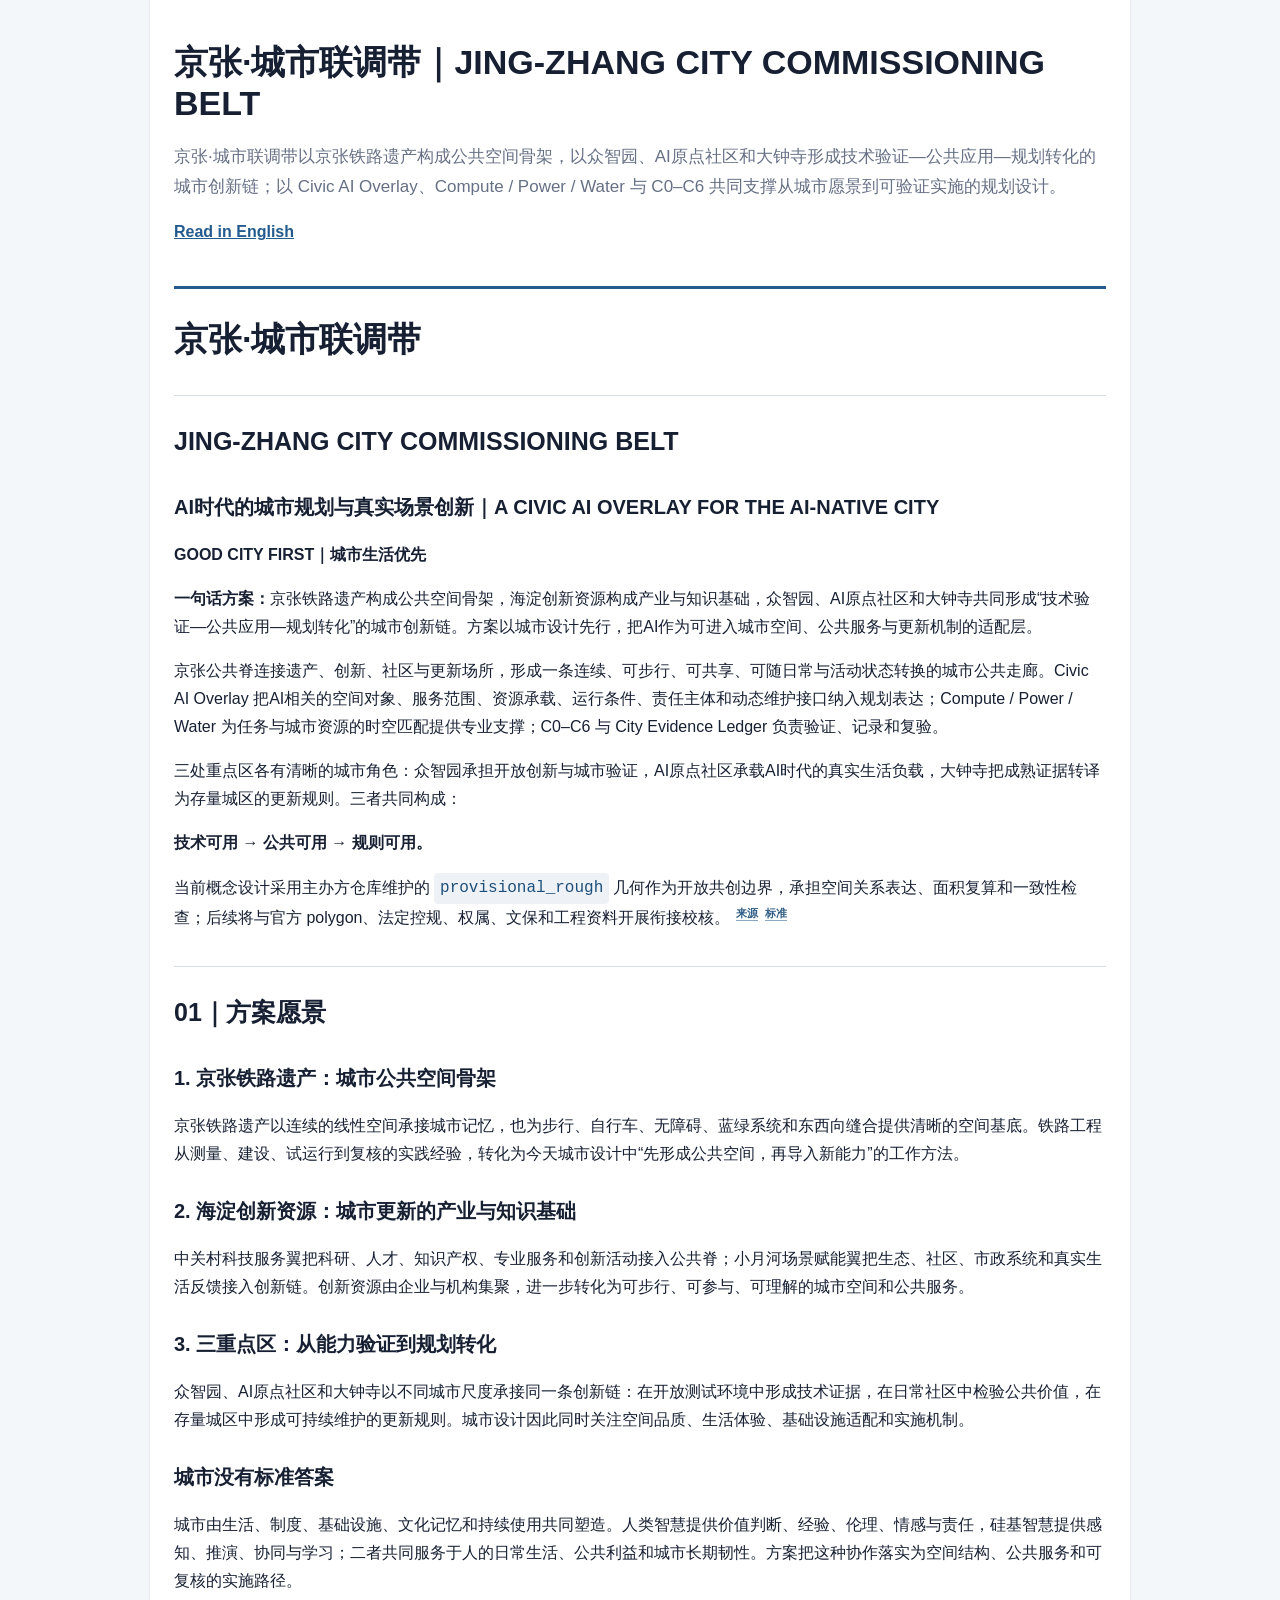
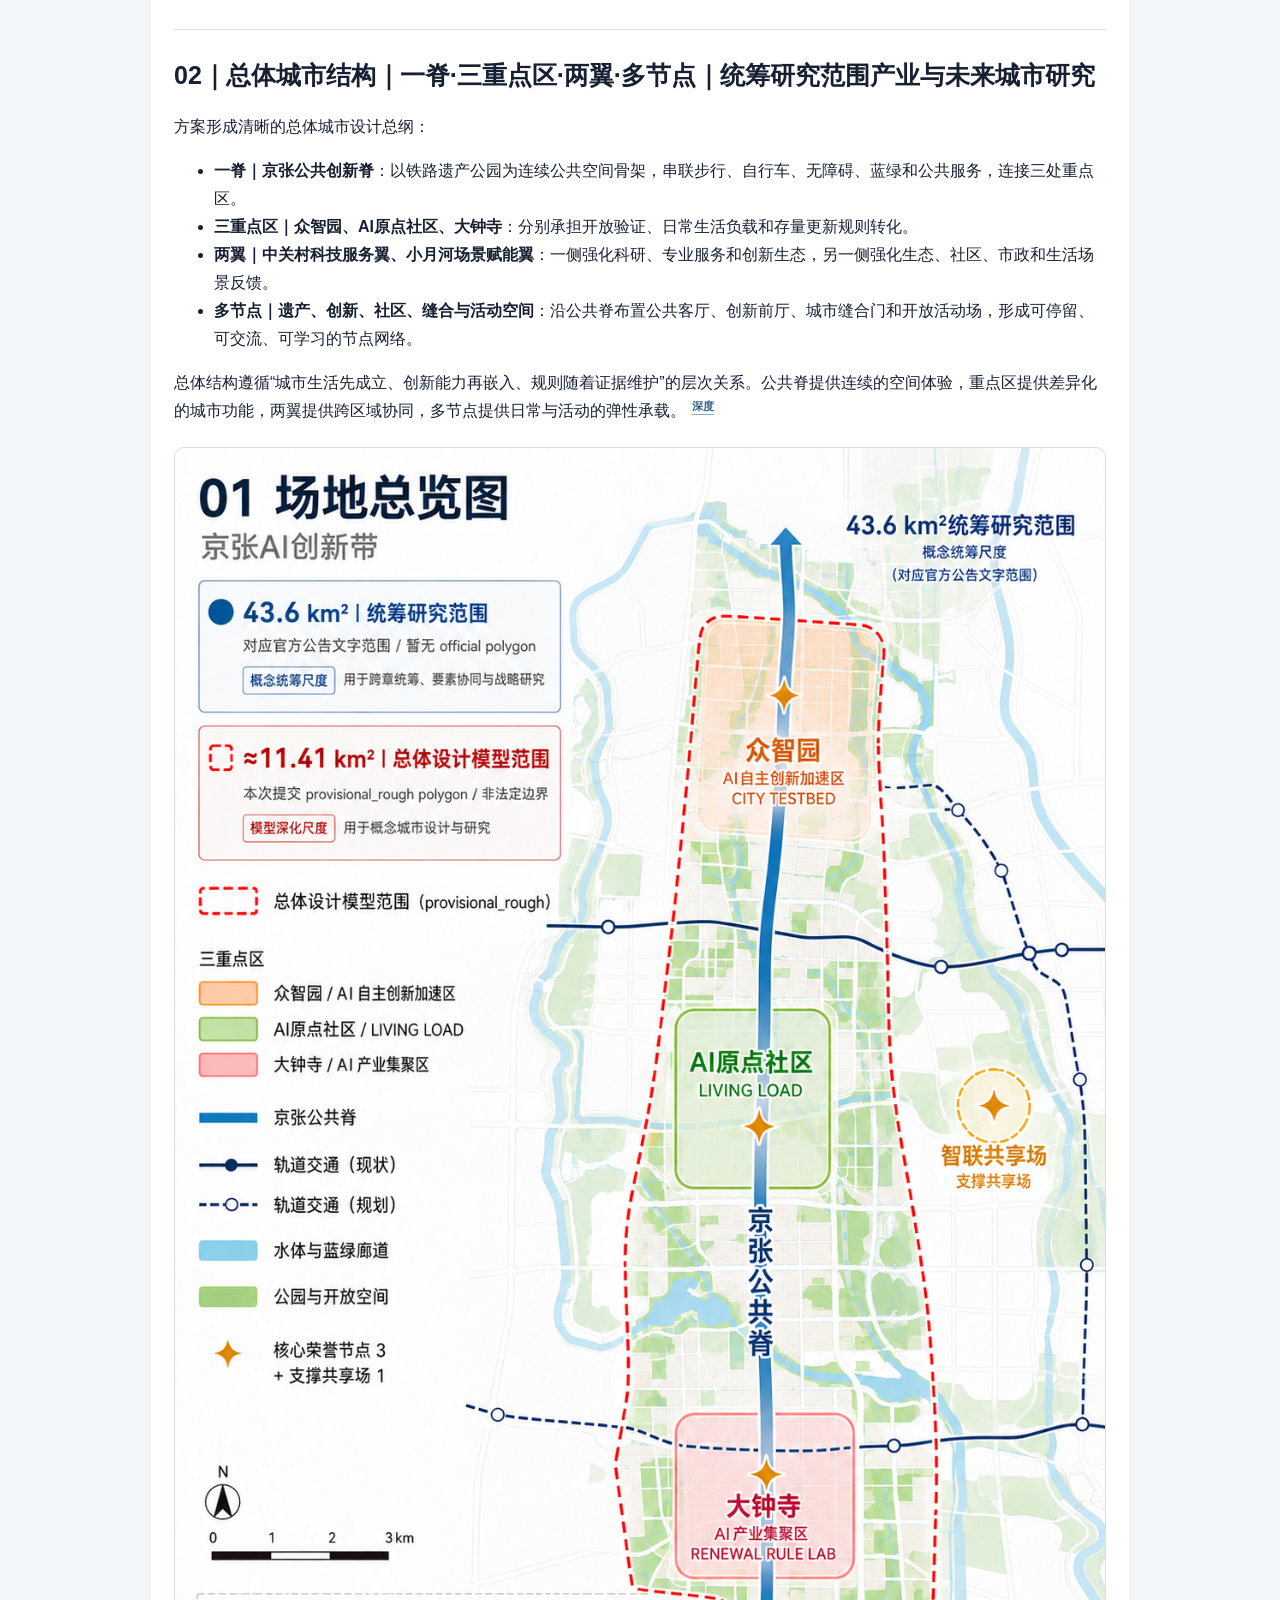
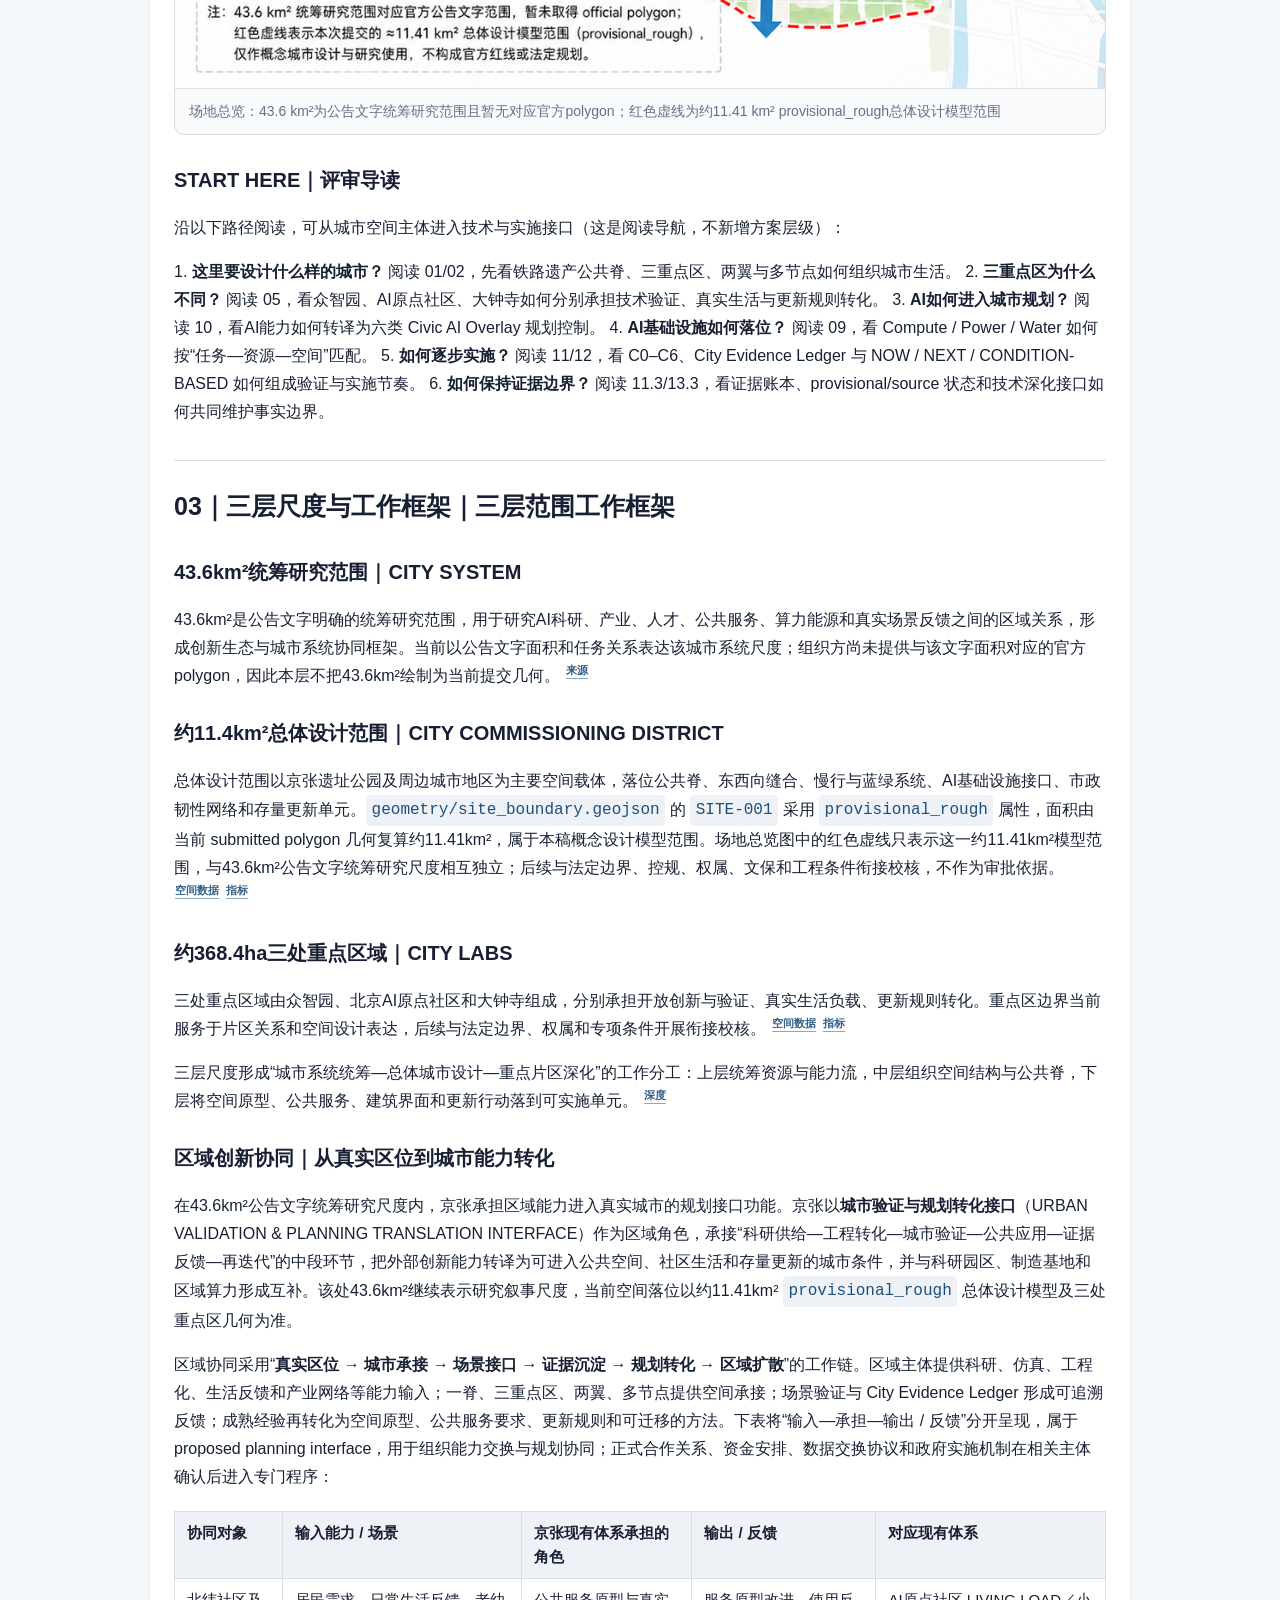
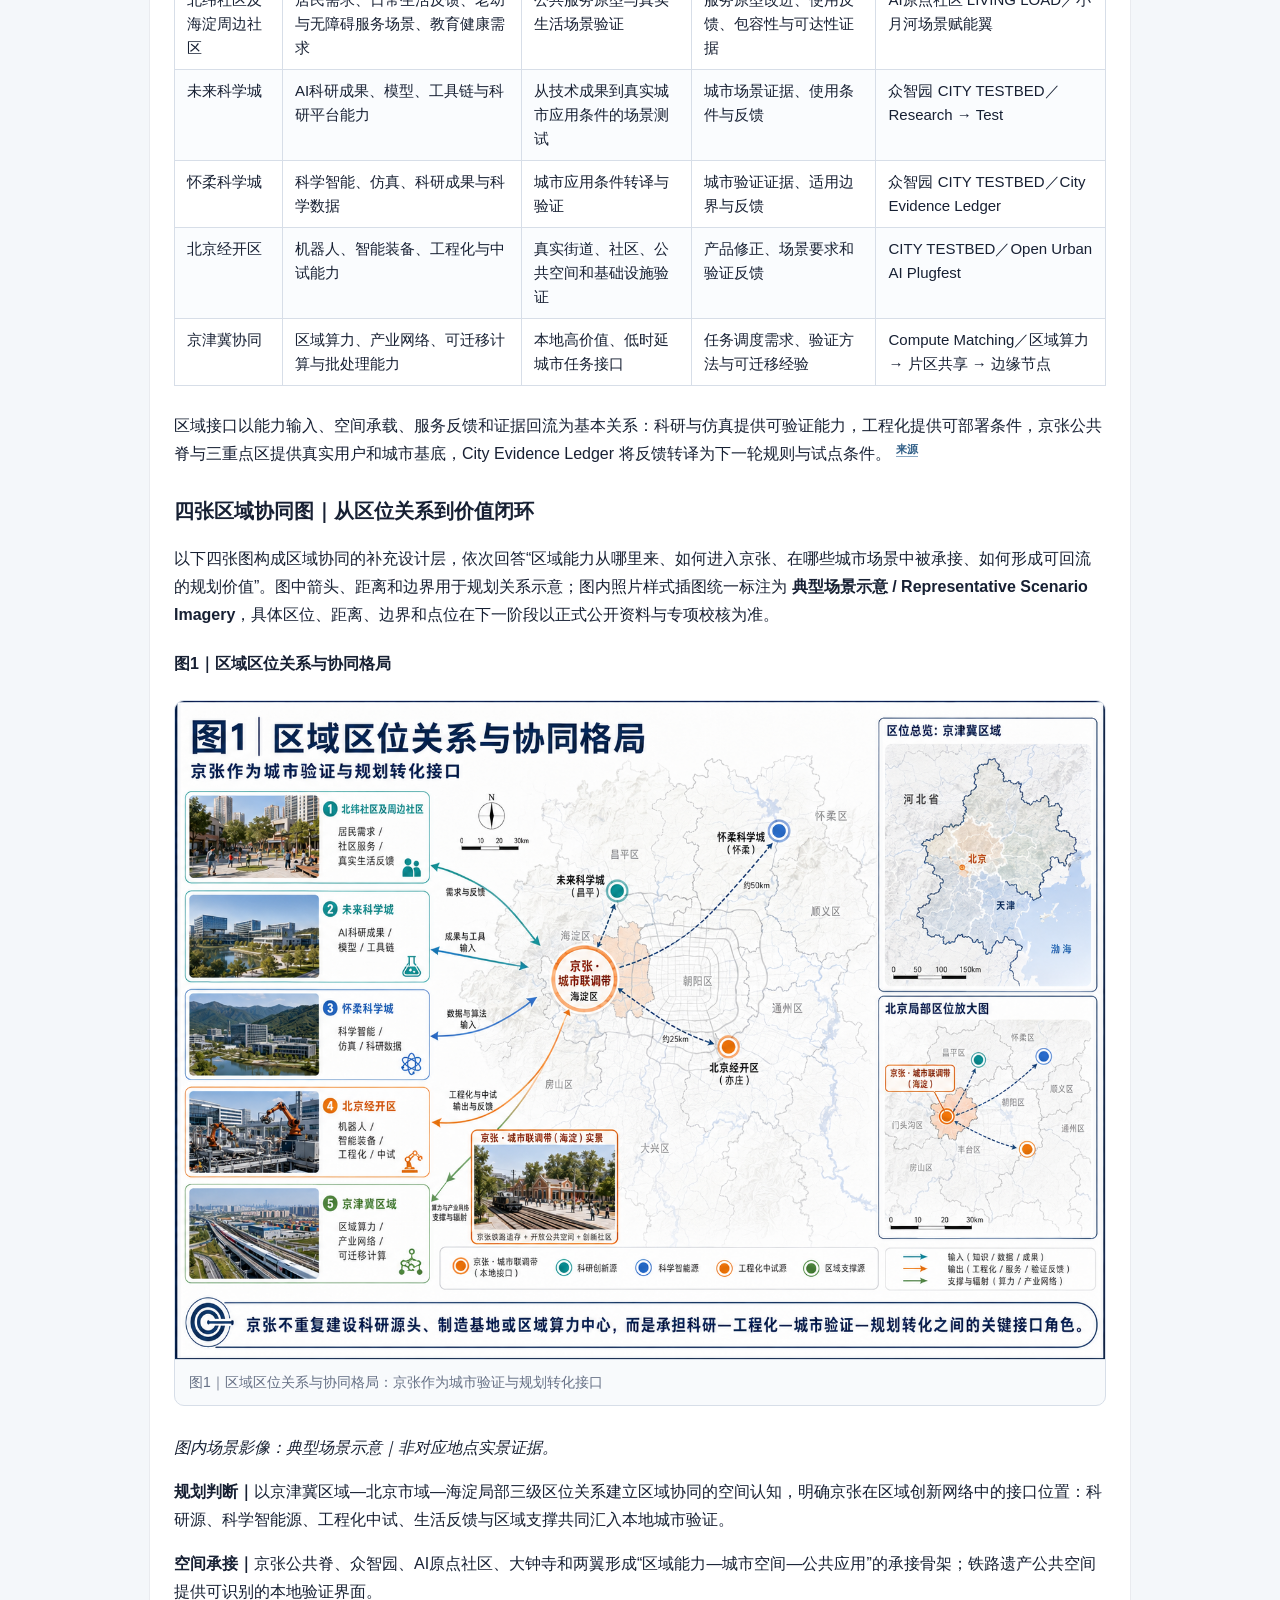
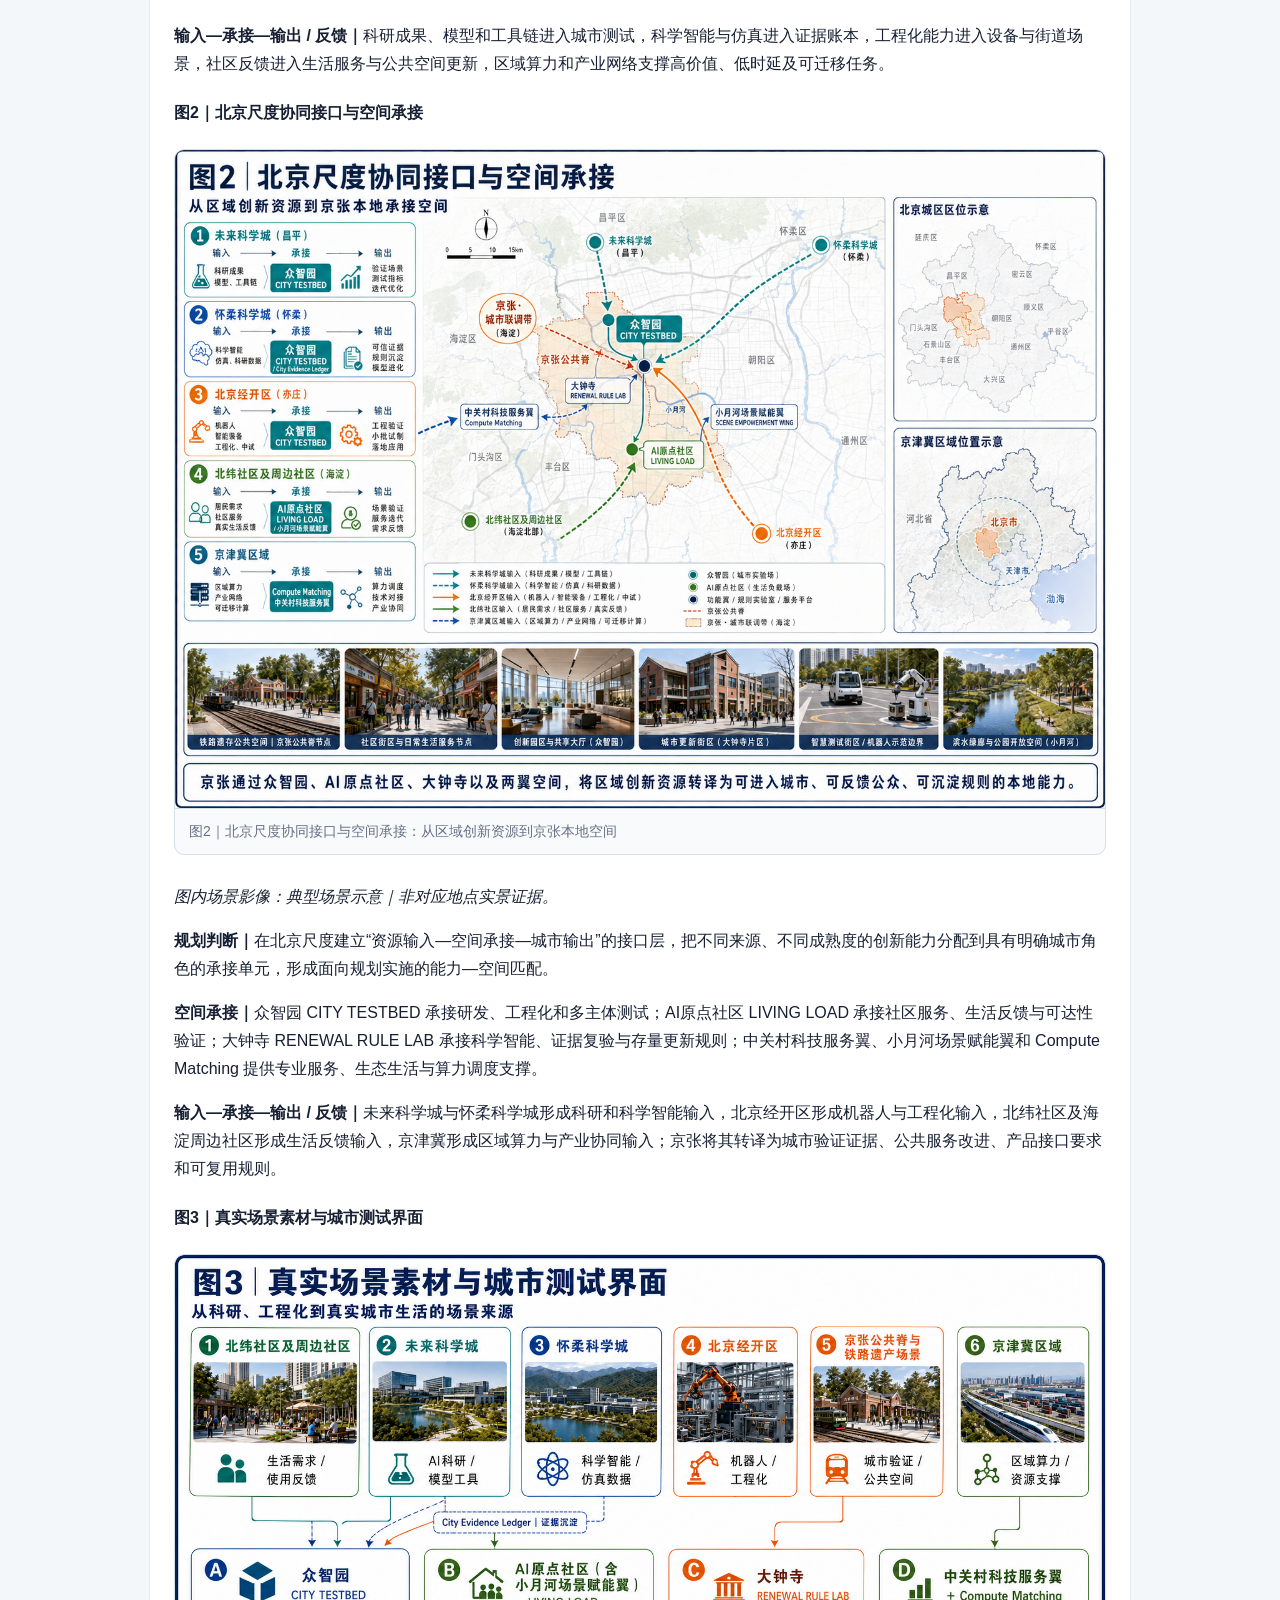
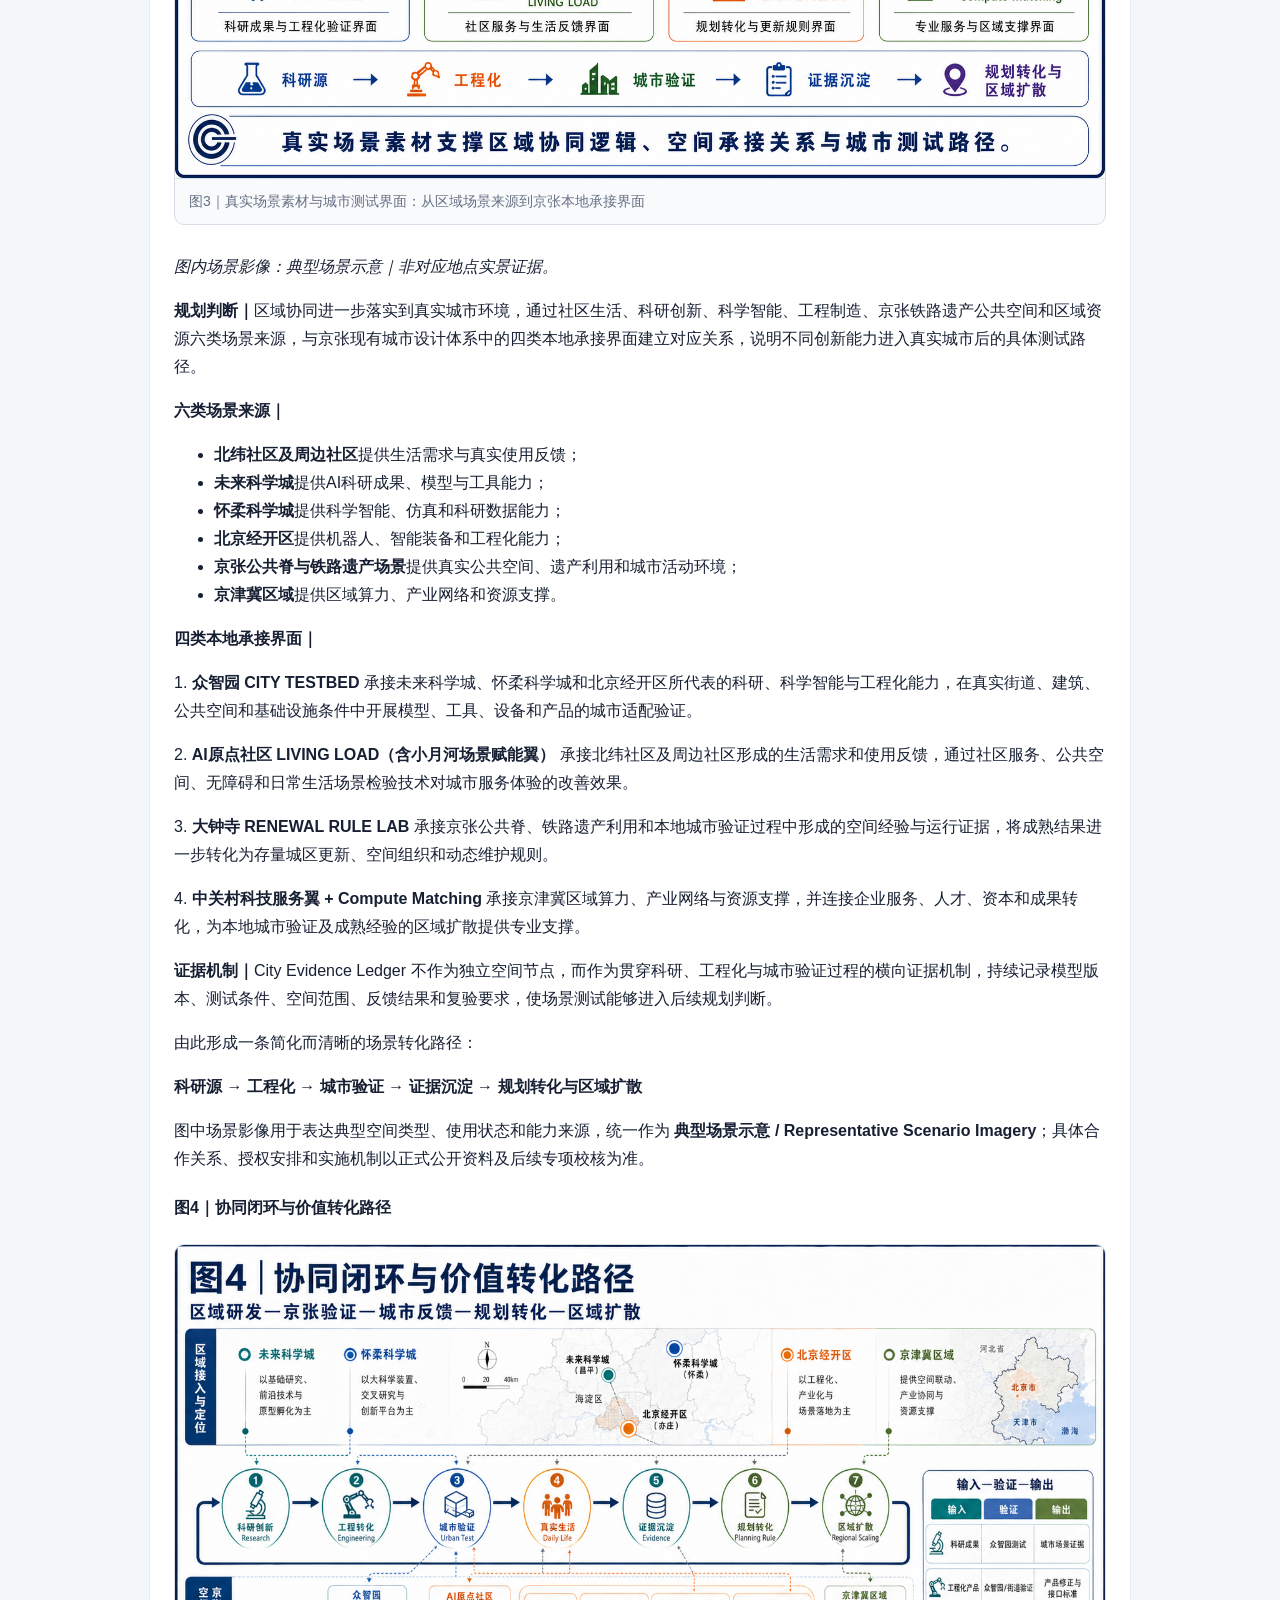
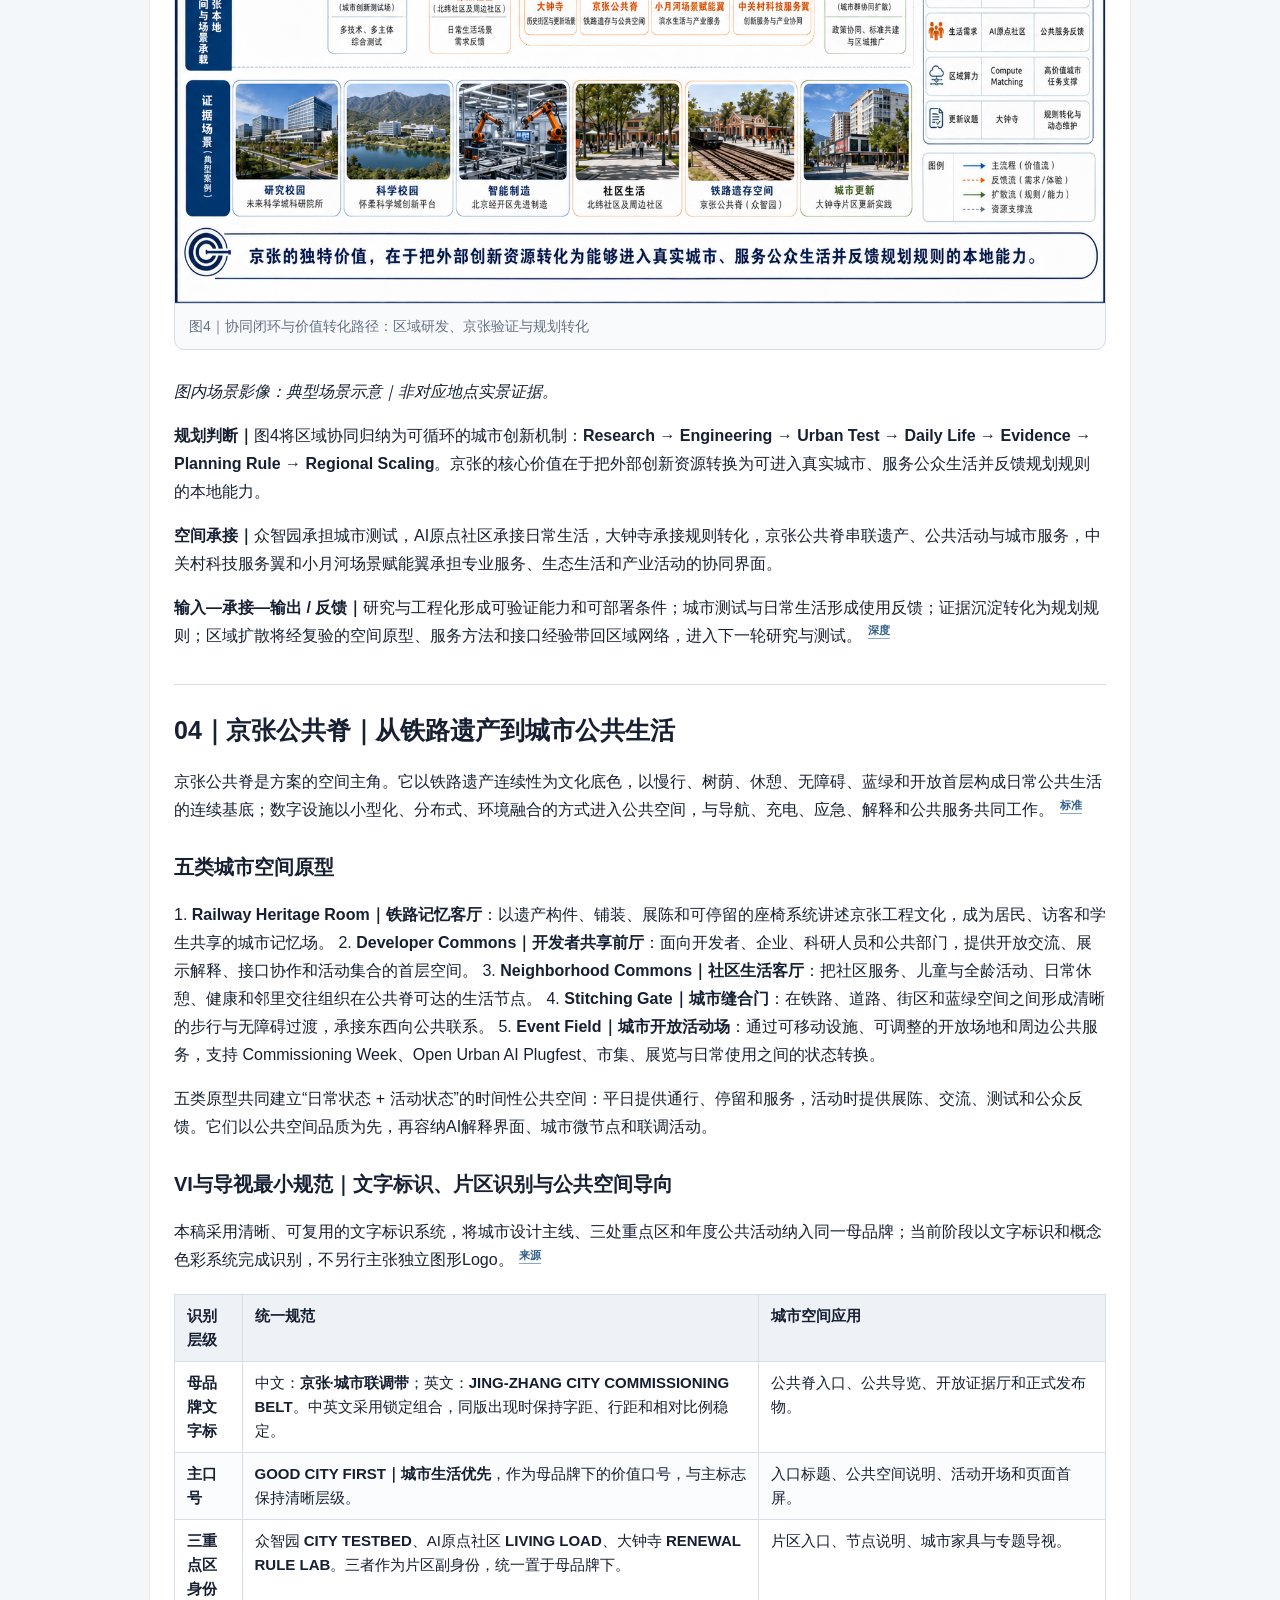
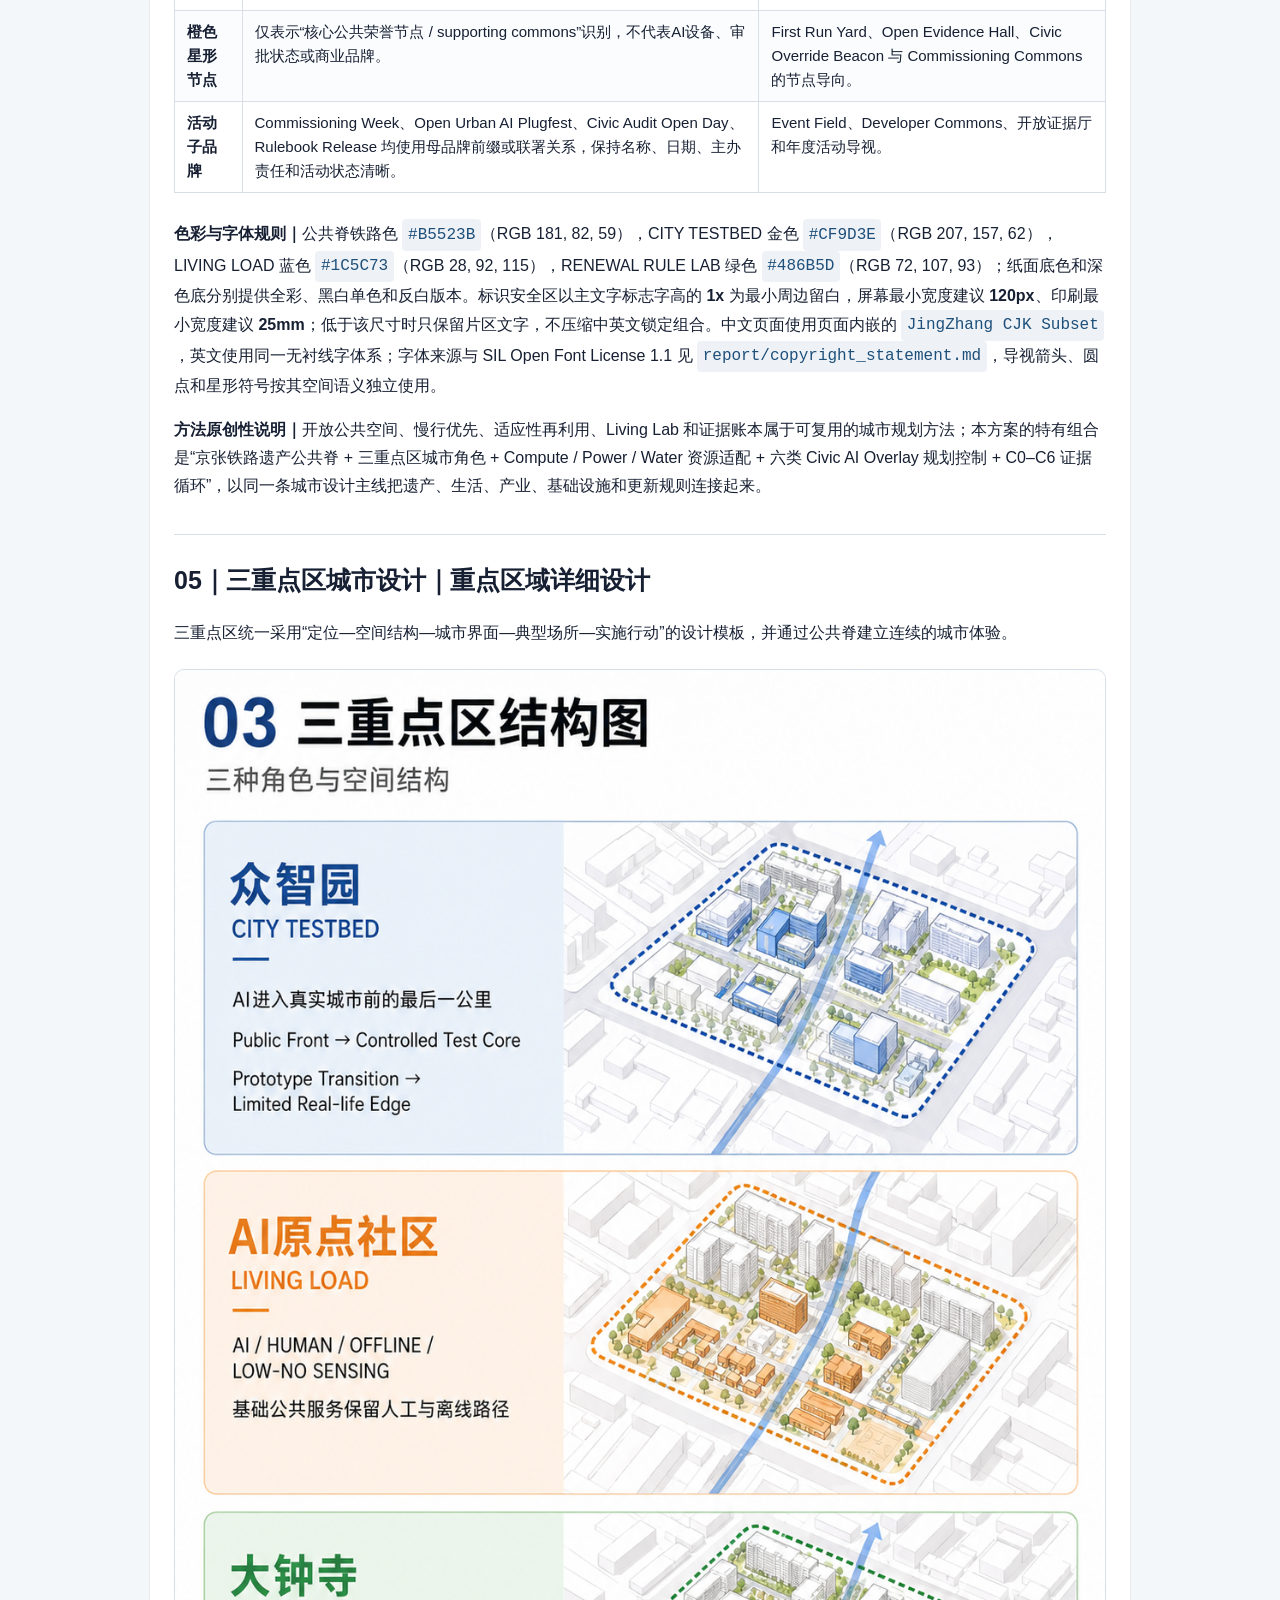
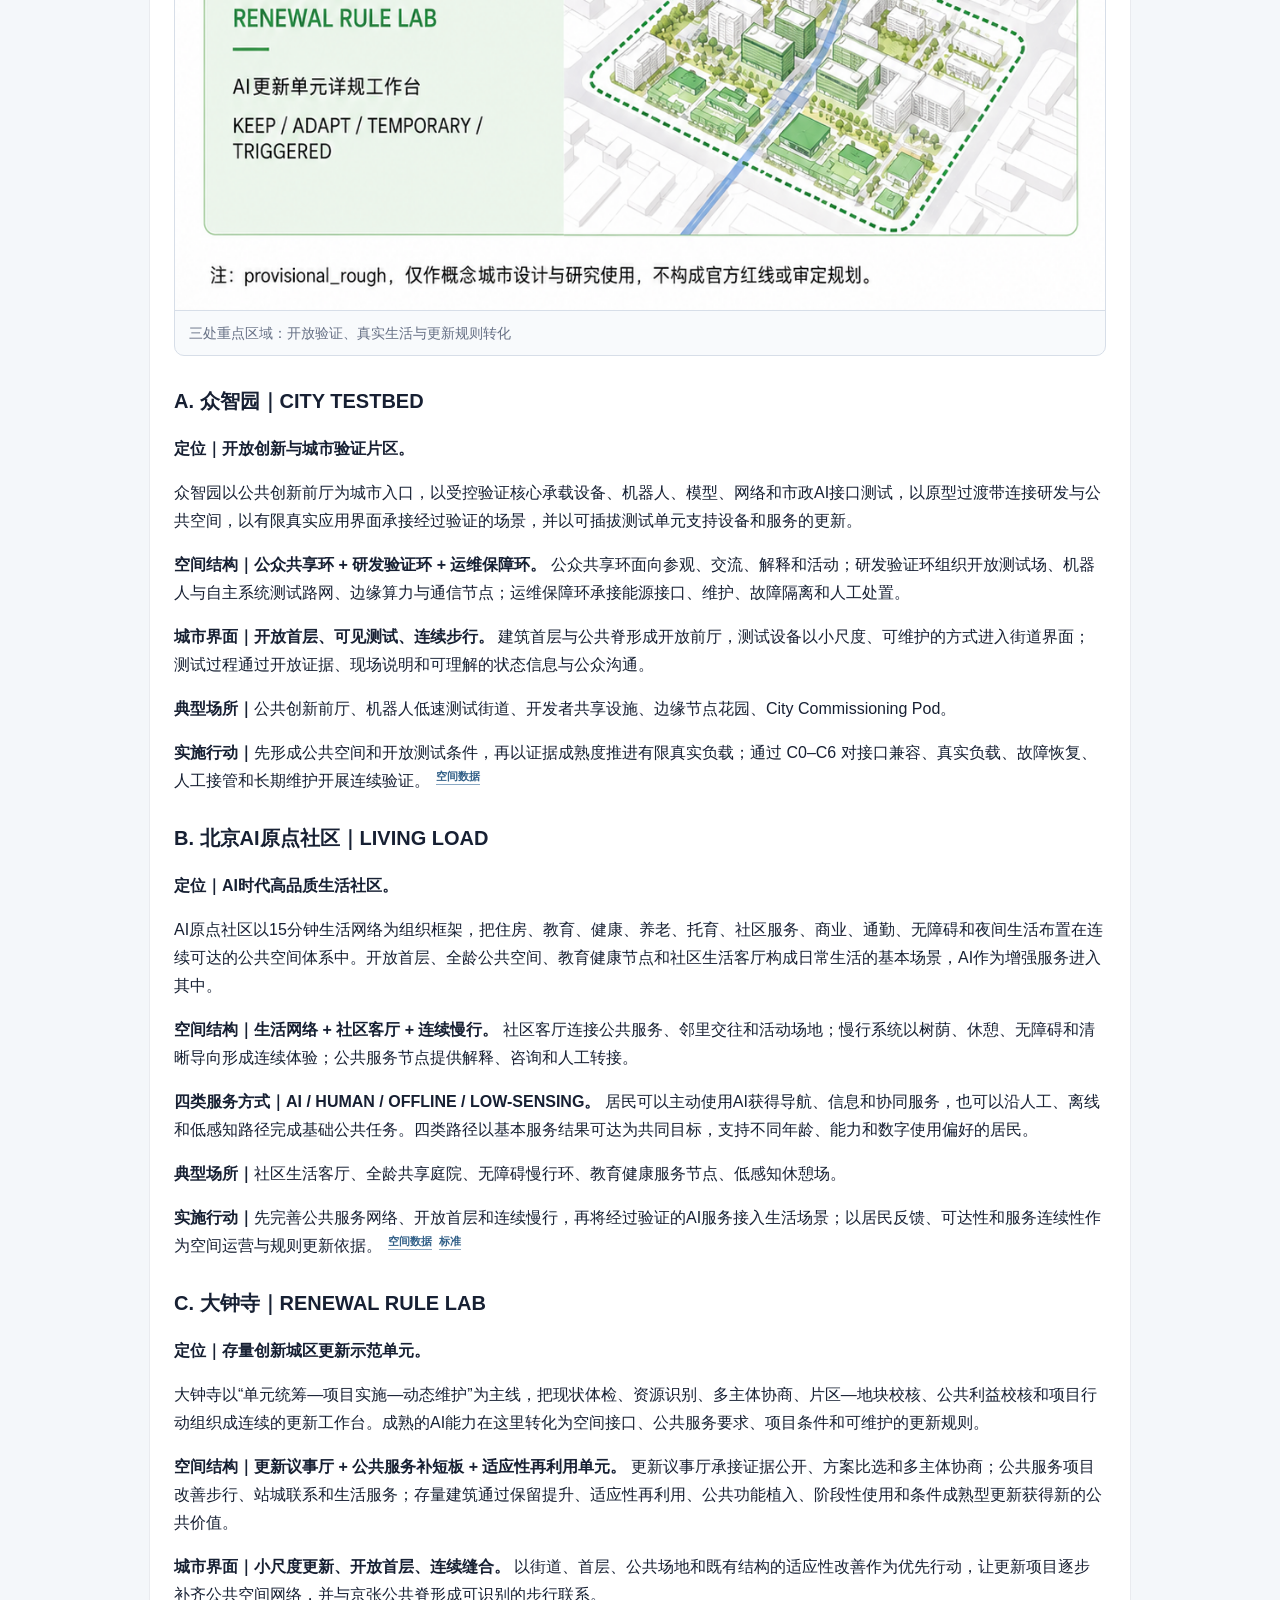
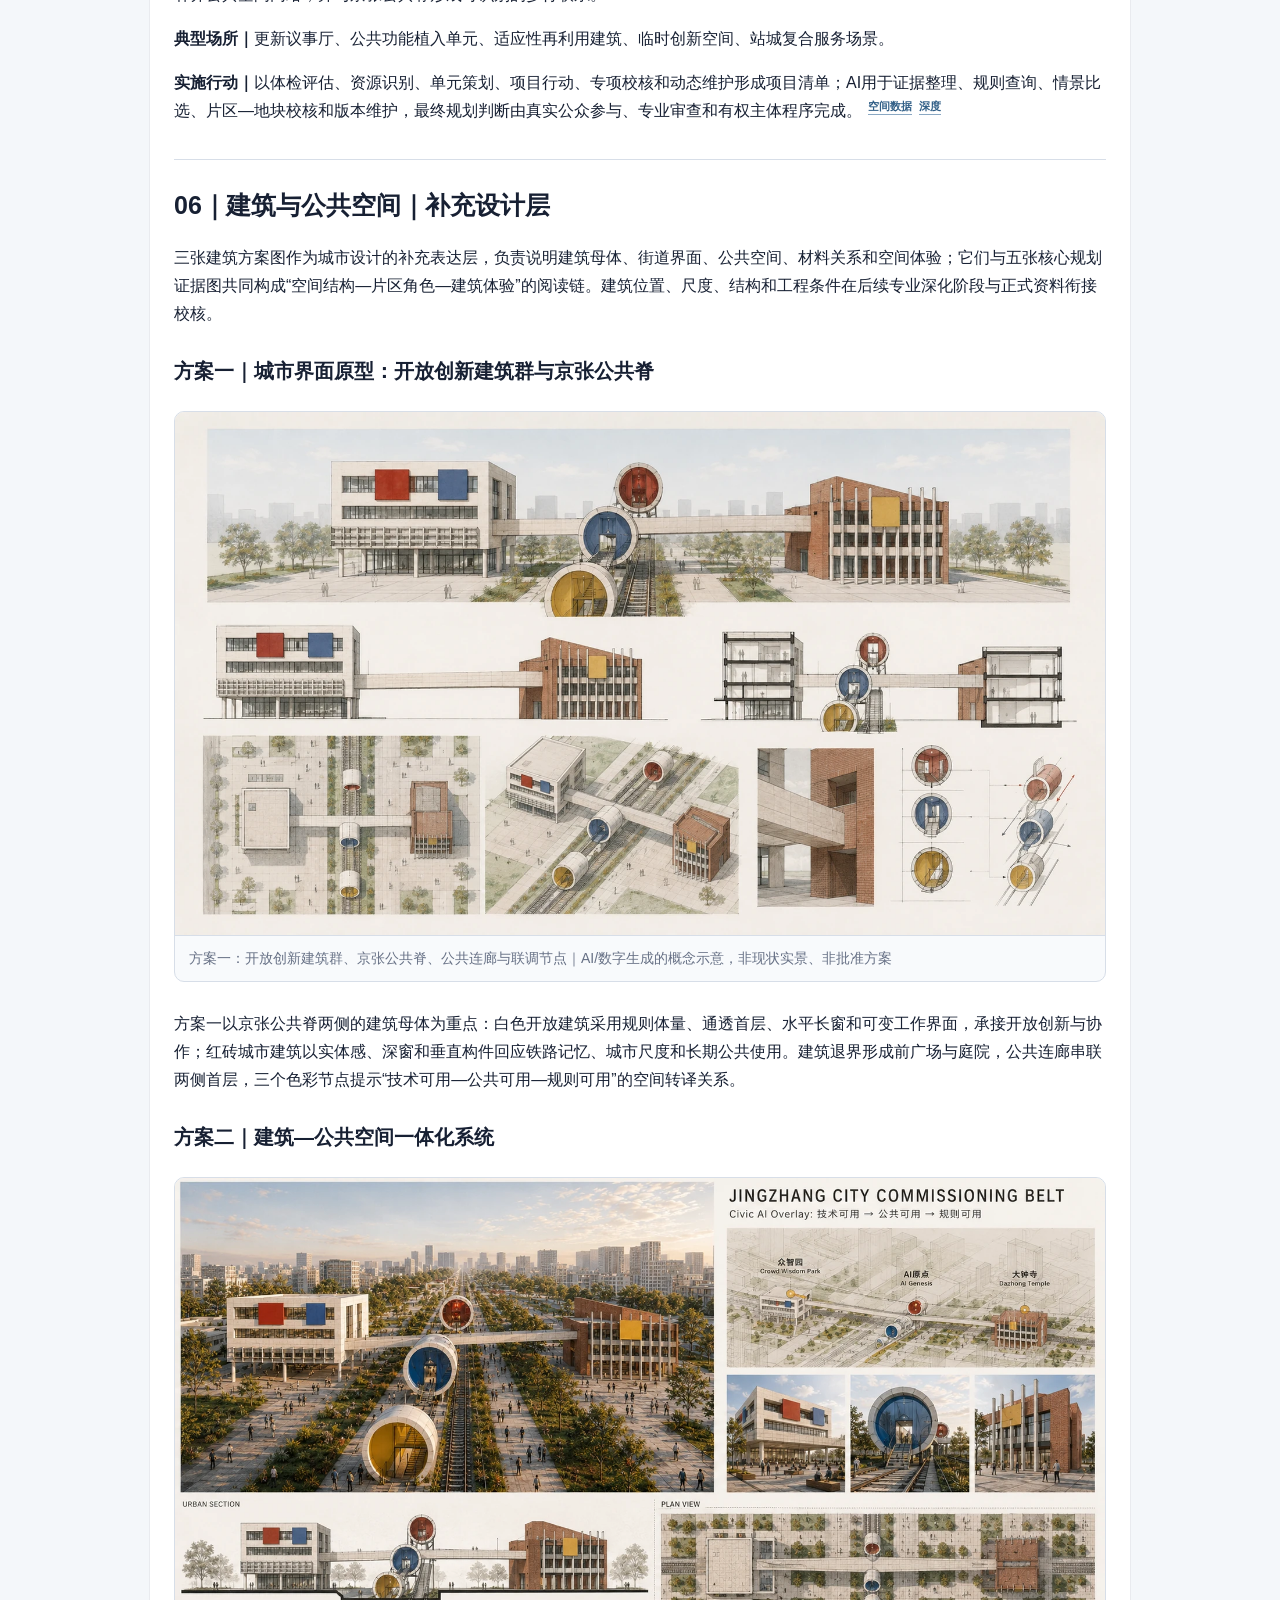
<file: submissions/brittanistrehlowll-oss/jingzhang-city-commissioning-belt/report/proposal.html>
<!doctype html>
<html lang="zh-CN">
<head>
<meta charset="utf-8">
<meta name="viewport" content="width=device-width, initial-scale=1">
<title>京张·城市联调带｜JING-ZHANG CITY COMMISSIONING BELT - proposal report</title>
<style>
:root {
  --ink: #172033;
  --muted: #667085;
  --line: #d7dee8;
  --paper: #ffffff;
  --bg: #f4f7fa;
  --accent: #245b8f;
}
* { box-sizing: border-box; }
body {
  margin: 0;
  font-family: -apple-system, BlinkMacSystemFont, "PingFang SC", "Microsoft YaHei", "Noto Sans CJK SC", sans-serif;
  color: var(--ink);
  background: var(--bg);
  line-height: 1.75;
}
main {
  max-width: 980px;
  margin: 0 auto;
  padding: 42px 24px 72px;
  background: var(--paper);
  min-height: 100vh;
  box-shadow: 0 0 0 1px rgba(23, 32, 51, 0.05);
}
.hero {
  border-bottom: 3px solid var(--accent);
  padding-bottom: 24px;
  margin-bottom: 30px;
}
h1 { font-size: 34px; line-height: 1.22; margin: 0 0 10px; }
h2 { font-size: 25px; margin: 34px 0 12px; border-top: 1px solid var(--line); padding-top: 24px; }
h3 { font-size: 20px; margin: 26px 0 10px; }
p, li { font-size: 16px; }
blockquote {
  margin: 18px 0;
  padding: 12px 18px;
  border-left: 4px solid var(--line);
  color: var(--muted);
  background: #f8fafc;
}
code {
  background: #eef2f7;
  color: #1d4f7a;
  padding: 0.1em 0.35em;
  border-radius: 4px;
}
:not(pre) > code {
  display: inline-block;
  max-width: 100%;
  overflow-wrap: anywhere;
  word-break: break-word;
}
.summary { color: var(--muted); font-size: 17px; }
.translation-link a { color: var(--accent); font-weight: 700; }
.proposal-table { margin: 20px 0 26px; overflow-x: auto; }
.proposal-table table {
  border-collapse: collapse;
  width: 100%;
  min-width: 520px;
  font-size: 15px;
}
.proposal-table th, .proposal-table td {
  border: 1px solid var(--line);
  padding: 9px 12px;
  text-align: left;
  vertical-align: top;
  line-height: 1.6;
}
.proposal-table th { background: #eef2f7; color: var(--ink); font-weight: 700; }
.proposal-table tbody tr:nth-child(even) { background: #fafcfe; }
.proposal-table .align-center { text-align: center; }
.proposal-table .align-right { text-align: right; }
.proposal-figure {
  margin: 22px 0 28px;
  border: 1px solid var(--line);
  border-radius: 10px;
  overflow: hidden;
  background: #f8fafc;
}
.proposal-figure img {
  display: block;
  width: 100%;
  height: auto;
}
.proposal-figure figcaption {
  padding: 10px 14px;
  color: var(--muted);
  border-top: 1px solid var(--line);
  font-size: 14px;
}
.evidence {
  display: inline-flex;
  align-items: center;
  white-space: nowrap;
  margin: 0 0.12em;
  border-bottom: 1px solid #8aa8c3;
  color: #315f87;
  font-size: 0.68em;
  font-weight: 650;
  line-height: 1.35;
  vertical-align: super;
}
@media (max-width: 720px) {
  main { padding: 26px 16px 52px; }
  h1 { font-size: 26px; }
  h2 { font-size: 21px; }
}
</style>
</head>
<body>
<main>
<section class="hero">
<h1>京张·城市联调带｜JING-ZHANG CITY COMMISSIONING BELT</h1>
<p class="summary">京张·城市联调带以京张铁路遗产构成公共空间骨架，以众智园、AI原点社区和大钟寺形成技术验证—公共应用—规划转化的城市创新链；以 Civic AI Overlay、Compute / Power / Water 与 C0–C6 共同支撑从城市愿景到可验证实施的规划设计。</p>
<p class="translation-link"><a href="proposal.en.html">Read in English</a></p>
</section>
<h1>京张·城市联调带</h1>
<h2>JING-ZHANG CITY COMMISSIONING BELT</h2>
<h3>AI时代的城市规划与真实场景创新｜A CIVIC AI OVERLAY FOR THE AI-NATIVE CITY</h3>
<p><strong>GOOD CITY FIRST｜城市生活优先</strong></p>
<p><strong>一句话方案：</strong>京张铁路遗产构成公共空间骨架，海淀创新资源构成产业与知识基础，众智园、AI原点社区和大钟寺共同形成“技术验证—公共应用—规划转化”的城市创新链。方案以城市设计先行，把AI作为可进入城市空间、公共服务与更新机制的适配层。</p>
<p>京张公共脊连接遗产、创新、社区与更新场所，形成一条连续、可步行、可共享、可随日常与活动状态转换的城市公共走廊。Civic AI Overlay 把AI相关的空间对象、服务范围、资源承载、运行条件、责任主体和动态维护接口纳入规划表达；Compute / Power / Water 为任务与城市资源的时空匹配提供专业支撑；C0–C6 与 City Evidence Ledger 负责验证、记录和复验。</p>
<p>三处重点区各有清晰的城市角色：众智园承担开放创新与城市验证，AI原点社区承载AI时代的真实生活负载，大钟寺把成熟证据转译为存量城区的更新规则。三者共同构成：</p>
<p><strong>技术可用 → 公共可用 → 规则可用。</strong></p>
<p>当前概念设计采用主办方仓库维护的 <code>provisional_rough</code> 几何作为开放共创边界，承担空间关系表达、面积复算和一致性检查；后续将与官方 polygon、法定控规、权属、文保和工程资料开展衔接校核。 <sup class="evidence evidence-source" data-evidence-kind="source" data-evidence-value="BOUNDARY-SOURCE" title="来源：BOUNDARY-SOURCE">来源</sup> <sup class="evidence evidence-standard" data-evidence-kind="standard" data-evidence-value="PROJECT-OFFICIAL-ANNOUNCEMENT" title="标准：PROJECT-OFFICIAL-ANNOUNCEMENT">标准</sup></p>
<h2>01｜方案愿景</h2>
<h3>1. 京张铁路遗产：城市公共空间骨架</h3>
<p>京张铁路遗产以连续的线性空间承接城市记忆，也为步行、自行车、无障碍、蓝绿系统和东西向缝合提供清晰的空间基底。铁路工程从测量、建设、试运行到复核的实践经验，转化为今天城市设计中“先形成公共空间，再导入新能力”的工作方法。</p>
<h3>2. 海淀创新资源：城市更新的产业与知识基础</h3>
<p>中关村科技服务翼把科研、人才、知识产权、专业服务和创新活动接入公共脊；小月河场景赋能翼把生态、社区、市政系统和真实生活反馈接入创新链。创新资源由企业与机构集聚，进一步转化为可步行、可参与、可理解的城市空间和公共服务。</p>
<h3>3. 三重点区：从能力验证到规划转化</h3>
<p>众智园、AI原点社区和大钟寺以不同城市尺度承接同一条创新链：在开放测试环境中形成技术证据，在日常社区中检验公共价值，在存量城区中形成可持续维护的更新规则。城市设计因此同时关注空间品质、生活体验、基础设施适配和实施机制。</p>
<h3>城市没有标准答案</h3>
<p>城市由生活、制度、基础设施、文化记忆和持续使用共同塑造。人类智慧提供价值判断、经验、伦理、情感与责任，硅基智慧提供感知、推演、协同与学习；二者共同服务于人的日常生活、公共利益和城市长期韧性。方案把这种协作落实为空间结构、公共服务和可复核的实施路径。</p>
<h2>02｜总体城市结构｜一脊·三重点区·两翼·多节点｜统筹研究范围产业与未来城市研究</h2>
<p>方案形成清晰的总体城市设计总纲：</p>
<ul>
<li><strong>一脊｜京张公共创新脊</strong>：以铁路遗产公园为连续公共空间骨架，串联步行、自行车、无障碍、蓝绿和公共服务，连接三处重点区。</li>
<li><strong>三重点区｜众智园、AI原点社区、大钟寺</strong>：分别承担开放验证、日常生活负载和存量更新规则转化。</li>
<li><strong>两翼｜中关村科技服务翼、小月河场景赋能翼</strong>：一侧强化科研、专业服务和创新生态，另一侧强化生态、社区、市政和生活场景反馈。</li>
<li><strong>多节点｜遗产、创新、社区、缝合与活动空间</strong>：沿公共脊布置公共客厅、创新前厅、城市缝合门和开放活动场，形成可停留、可交流、可学习的节点网络。</li>
</ul>
<p>总体结构遵循“城市生活先成立、创新能力再嵌入、规则随着证据维护”的层次关系。公共脊提供连续的空间体验，重点区提供差异化的城市功能，两翼提供跨区域协同，多节点提供日常与活动的弹性承载。 <sup class="evidence evidence-depth" data-evidence-kind="depth" data-evidence-value="overall_spatial_structure" title="深度：overall_spatial_structure">深度</sup></p>
<figure class="proposal-figure"><img src="../assets/figures/site-overview.png" alt="场地总览：43.6 km²为公告文字统筹研究范围且暂无对应官方polygon；红色虚线为约11.41 km² provisional_rough总体设计模型范围"><figcaption>场地总览：43.6 km²为公告文字统筹研究范围且暂无对应官方polygon；红色虚线为约11.41 km² provisional_rough总体设计模型范围</figcaption></figure>
<h3>START HERE｜评审导读</h3>
<p>沿以下路径阅读，可从城市空间主体进入技术与实施接口（这是阅读导航，不新增方案层级）：</p>
<p>1. <strong>这里要设计什么样的城市？</strong> 阅读 01/02，先看铁路遗产公共脊、三重点区、两翼与多节点如何组织城市生活。 2. <strong>三重点区为什么不同？</strong> 阅读 05，看众智园、AI原点社区、大钟寺如何分别承担技术验证、真实生活与更新规则转化。 3. <strong>AI如何进入城市规划？</strong> 阅读 10，看AI能力如何转译为六类 Civic AI Overlay 规划控制。 4. <strong>AI基础设施如何落位？</strong> 阅读 09，看 Compute / Power / Water 如何按“任务—资源—空间”匹配。 5. <strong>如何逐步实施？</strong> 阅读 11/12，看 C0–C6、City Evidence Ledger 与 NOW / NEXT / CONDITION-BASED 如何组成验证与实施节奏。 6. <strong>如何保持证据边界？</strong> 阅读 11.3/13.3，看证据账本、provisional/source 状态和技术深化接口如何共同维护事实边界。</p>
<h2>03｜三层尺度与工作框架｜三层范围工作框架</h2>
<h3>43.6km²统筹研究范围｜CITY SYSTEM</h3>
<p>43.6km²是公告文字明确的统筹研究范围，用于研究AI科研、产业、人才、公共服务、算力能源和真实场景反馈之间的区域关系，形成创新生态与城市系统协同框架。当前以公告文字面积和任务关系表达该城市系统尺度；组织方尚未提供与该文字面积对应的官方polygon，因此本层不把43.6km²绘制为当前提交几何。 <sup class="evidence evidence-source" data-evidence-kind="source" data-evidence-value="OFFICIAL-ANNOUNCEMENT" title="来源：OFFICIAL-ANNOUNCEMENT">来源</sup></p>
<h3>约11.4km²总体设计范围｜CITY COMMISSIONING DISTRICT</h3>
<p>总体设计范围以京张遗址公园及周边城市地区为主要空间载体，落位公共脊、东西向缝合、慢行与蓝绿系统、AI基础设施接口、市政韧性网络和存量更新单元。<code>geometry/site_boundary.geojson</code> 的 <code>SITE-001</code> 采用 <code>provisional_rough</code> 属性，面积由当前 submitted polygon 几何复算约11.41km²，属于本稿概念设计模型范围。场地总览图中的红色虚线只表示这一约11.41km²模型范围，与43.6km²公告文字统筹研究尺度相互独立；后续与法定边界、控规、权属、文保和工程条件衔接校核，不作为审批依据。 <sup class="evidence evidence-data" data-evidence-kind="data" data-evidence-value="geometry/site_boundary.geojson#SITE-001" title="空间数据：geometry/site_boundary.geojson#SITE-001">空间数据</sup> <sup class="evidence evidence-metric" data-evidence-kind="metric" data-evidence-value="site_area_sqm" title="指标：site_area_sqm">指标</sup></p>
<h3>约368.4ha三处重点区域｜CITY LABS</h3>
<p>三处重点区域由众智园、北京AI原点社区和大钟寺组成，分别承担开放创新与验证、真实生活负载、更新规则转化。重点区边界当前服务于片区关系和空间设计表达，后续与法定边界、权属和专项条件开展衔接校核。 <sup class="evidence evidence-data" data-evidence-kind="data" data-evidence-value="geometry/key_areas.geojson#PROV-KEY-001" title="空间数据：geometry/key_areas.geojson#PROV-KEY-001">空间数据</sup> <sup class="evidence evidence-metric" data-evidence-kind="metric" data-evidence-value="key_area_count" title="指标：key_area_count">指标</sup></p>
<p>三层尺度形成“城市系统统筹—总体城市设计—重点片区深化”的工作分工：上层统筹资源与能力流，中层组织空间结构与公共脊，下层将空间原型、公共服务、建筑界面和更新行动落到可实施单元。 <sup class="evidence evidence-depth" data-evidence-kind="depth" data-evidence-value="three_level_scope_framework" title="深度：three_level_scope_framework">深度</sup></p>
<h3>区域创新协同｜从真实区位到城市能力转化</h3>
<p>在43.6km²公告文字统筹研究尺度内，京张承担区域能力进入真实城市的规划接口功能。京张以<strong>城市验证与规划转化接口</strong>（URBAN VALIDATION &amp; PLANNING TRANSLATION INTERFACE）作为区域角色，承接“科研供给—工程转化—城市验证—公共应用—证据反馈—再迭代”的中段环节，把外部创新能力转译为可进入公共空间、社区生活和存量更新的城市条件，并与科研园区、制造基地和区域算力形成互补。该处43.6km²继续表示研究叙事尺度，当前空间落位以约11.41km² <code>provisional_rough</code> 总体设计模型及三处重点区几何为准。</p>
<p>区域协同采用“<strong>真实区位 → 城市承接 → 场景接口 → 证据沉淀 → 规划转化 → 区域扩散</strong>”的工作链。区域主体提供科研、仿真、工程化、生活反馈和产业网络等能力输入；一脊、三重点区、两翼、多节点提供空间承接；场景验证与 City Evidence Ledger 形成可追溯反馈；成熟经验再转化为空间原型、公共服务要求、更新规则和可迁移的方法。下表将“输入—承担—输出 / 反馈”分开呈现，属于 proposed planning interface，用于组织能力交换与规划协同；正式合作关系、资金安排、数据交换协议和政府实施机制在相关主体确认后进入专门程序：</p>
<div class="proposal-table"><table><thead><tr><th>协同对象</th><th>输入能力 / 场景</th><th>京张现有体系承担的角色</th><th>输出 / 反馈</th><th>对应现有体系</th></tr></thead><tbody><tr><td>北纬社区及海淀周边社区</td><td>居民需求、日常生活反馈、老幼与无障碍服务场景、教育健康需求</td><td>公共服务原型与真实生活场景验证</td><td>服务原型改进、使用反馈、包容性与可达性证据</td><td>AI原点社区 LIVING LOAD／小月河场景赋能翼</td></tr><tr><td>未来科学城</td><td>AI科研成果、模型、工具链与科研平台能力</td><td>从技术成果到真实城市应用条件的场景测试</td><td>城市场景证据、使用条件与反馈</td><td>众智园 CITY TESTBED／Research → Test</td></tr><tr><td>怀柔科学城</td><td>科学智能、仿真、科研成果与科学数据</td><td>城市应用条件转译与验证</td><td>城市验证证据、适用边界与反馈</td><td>众智园 CITY TESTBED／City Evidence Ledger</td></tr><tr><td>北京经开区</td><td>机器人、智能装备、工程化与中试能力</td><td>真实街道、社区、公共空间和基础设施验证</td><td>产品修正、场景要求和验证反馈</td><td>CITY TESTBED／Open Urban AI Plugfest</td></tr><tr><td>京津冀协同</td><td>区域算力、产业网络、可迁移计算与批处理能力</td><td>本地高价值、低时延城市任务接口</td><td>任务调度需求、验证方法与可迁移经验</td><td>Compute Matching／区域算力 → 片区共享 → 边缘节点</td></tr></tbody></table></div>
<p>区域接口以能力输入、空间承载、服务反馈和证据回流为基本关系：科研与仿真提供可验证能力，工程化提供可部署条件，京张公共脊与三重点区提供真实用户和城市基底，City Evidence Ledger 将反馈转译为下一轮规则与试点条件。 <sup class="evidence evidence-source" data-evidence-kind="source" data-evidence-value="AGENT-TASKBOOK" title="来源：AGENT-TASKBOOK">来源</sup></p>
<h3>四张区域协同图｜从区位关系到价值闭环</h3>
<p>以下四张图构成区域协同的补充设计层，依次回答“区域能力从哪里来、如何进入京张、在哪些城市场景中被承接、如何形成可回流的规划价值”。图中箭头、距离和边界用于规划关系示意；图内照片样式插图统一标注为 <strong>典型场景示意 / Representative Scenario Imagery</strong>，具体区位、距离、边界和点位在下一阶段以正式公开资料与专项校核为准。</p>
<h4>图1｜区域区位关系与协同格局</h4>
<figure class="proposal-figure"><img src="../assets/media/regional-coordination-01-location.png" alt="图1｜区域区位关系与协同格局：京张作为城市验证与规划转化接口"><figcaption>图1｜区域区位关系与协同格局：京张作为城市验证与规划转化接口</figcaption></figure>
<p><em>图内场景影像：典型场景示意｜非对应地点实景证据。</em></p>
<p><strong>规划判断｜</strong>以京津冀区域—北京市域—海淀局部三级区位关系建立区域协同的空间认知，明确京张在区域创新网络中的接口位置：科研源、科学智能源、工程化中试、生活反馈与区域支撑共同汇入本地城市验证。</p>
<p><strong>空间承接｜</strong>京张公共脊、众智园、AI原点社区、大钟寺和两翼形成“区域能力—城市空间—公共应用”的承接骨架；铁路遗产公共空间提供可识别的本地验证界面。</p>
<p><strong>输入—承接—输出 / 反馈｜</strong>科研成果、模型和工具链进入城市测试，科学智能与仿真进入证据账本，工程化能力进入设备与街道场景，社区反馈进入生活服务与公共空间更新，区域算力和产业网络支撑高价值、低时延及可迁移任务。</p>
<h4>图2｜北京尺度协同接口与空间承接</h4>
<figure class="proposal-figure"><img src="../assets/media/regional-coordination-02-interface.png" alt="图2｜北京尺度协同接口与空间承接：从区域创新资源到京张本地空间"><figcaption>图2｜北京尺度协同接口与空间承接：从区域创新资源到京张本地空间</figcaption></figure>
<p><em>图内场景影像：典型场景示意｜非对应地点实景证据。</em></p>
<p><strong>规划判断｜</strong>在北京尺度建立“资源输入—空间承接—城市输出”的接口层，把不同来源、不同成熟度的创新能力分配到具有明确城市角色的承接单元，形成面向规划实施的能力—空间匹配。</p>
<p><strong>空间承接｜</strong>众智园 CITY TESTBED 承接研发、工程化和多主体测试；AI原点社区 LIVING LOAD 承接社区服务、生活反馈与可达性验证；大钟寺 RENEWAL RULE LAB 承接科学智能、证据复验与存量更新规则；中关村科技服务翼、小月河场景赋能翼和 Compute Matching 提供专业服务、生态生活与算力调度支撑。</p>
<p><strong>输入—承接—输出 / 反馈｜</strong>未来科学城与怀柔科学城形成科研和科学智能输入，北京经开区形成机器人与工程化输入，北纬社区及海淀周边社区形成生活反馈输入，京津冀形成区域算力与产业协同输入；京张将其转译为城市验证证据、公共服务改进、产品接口要求和可复用规则。</p>
<h4>图3｜真实场景素材与城市测试界面</h4>
<figure class="proposal-figure"><img src="../assets/media/regional-coordination-03-scenarios.png" alt="图3｜真实场景素材与城市测试界面：从区域场景来源到京张本地承接界面"><figcaption>图3｜真实场景素材与城市测试界面：从区域场景来源到京张本地承接界面</figcaption></figure>
<p><em>图内场景影像：典型场景示意｜非对应地点实景证据。</em></p>
<p><strong>规划判断｜</strong>区域协同进一步落实到真实城市环境，通过社区生活、科研创新、科学智能、工程制造、京张铁路遗产公共空间和区域资源六类场景来源，与京张现有城市设计体系中的四类本地承接界面建立对应关系，说明不同创新能力进入真实城市后的具体测试路径。</p>
<p><strong>六类场景来源｜</strong></p>
<ul>
<li><strong>北纬社区及周边社区</strong>提供生活需求与真实使用反馈；</li>
<li><strong>未来科学城</strong>提供AI科研成果、模型与工具能力；</li>
<li><strong>怀柔科学城</strong>提供科学智能、仿真和科研数据能力；</li>
<li><strong>北京经开区</strong>提供机器人、智能装备和工程化能力；</li>
<li><strong>京张公共脊与铁路遗产场景</strong>提供真实公共空间、遗产利用和城市活动环境；</li>
<li><strong>京津冀区域</strong>提供区域算力、产业网络和资源支撑。</li>
</ul>
<p><strong>四类本地承接界面｜</strong></p>
<p>1. <strong>众智园 CITY TESTBED</strong> 承接未来科学城、怀柔科学城和北京经开区所代表的科研、科学智能与工程化能力，在真实街道、建筑、公共空间和基础设施条件中开展模型、工具、设备和产品的城市适配验证。</p>
<p>2. <strong>AI原点社区 LIVING LOAD（含小月河场景赋能翼）</strong> 承接北纬社区及周边社区形成的生活需求和使用反馈，通过社区服务、公共空间、无障碍和日常生活场景检验技术对城市服务体验的改善效果。</p>
<p>3. <strong>大钟寺 RENEWAL RULE LAB</strong> 承接京张公共脊、铁路遗产利用和本地城市验证过程中形成的空间经验与运行证据，将成熟结果进一步转化为存量城区更新、空间组织和动态维护规则。</p>
<p>4. <strong>中关村科技服务翼 + Compute Matching</strong> 承接京津冀区域算力、产业网络与资源支撑，并连接企业服务、人才、资本和成果转化，为本地城市验证及成熟经验的区域扩散提供专业支撑。</p>
<p><strong>证据机制｜</strong>City Evidence Ledger 不作为独立空间节点，而作为贯穿科研、工程化与城市验证过程的横向证据机制，持续记录模型版本、测试条件、空间范围、反馈结果和复验要求，使场景测试能够进入后续规划判断。</p>
<p>由此形成一条简化而清晰的场景转化路径：</p>
<p><strong>科研源 → 工程化 → 城市验证 → 证据沉淀 → 规划转化与区域扩散</strong></p>
<p>图中场景影像用于表达典型空间类型、使用状态和能力来源，统一作为 <strong>典型场景示意 / Representative Scenario Imagery</strong>；具体合作关系、授权安排和实施机制以正式公开资料及后续专项校核为准。</p>
<h4>图4｜协同闭环与价值转化路径</h4>
<figure class="proposal-figure"><img src="../assets/media/regional-coordination-04-loop.png" alt="图4｜协同闭环与价值转化路径：区域研发、京张验证与规划转化"><figcaption>图4｜协同闭环与价值转化路径：区域研发、京张验证与规划转化</figcaption></figure>
<p><em>图内场景影像：典型场景示意｜非对应地点实景证据。</em></p>
<p><strong>规划判断｜</strong>图4将区域协同归纳为可循环的城市创新机制：<strong>Research → Engineering → Urban Test → Daily Life → Evidence → Planning Rule → Regional Scaling</strong>。京张的核心价值在于把外部创新资源转换为可进入真实城市、服务公众生活并反馈规划规则的本地能力。</p>
<p><strong>空间承接｜</strong>众智园承担城市测试，AI原点社区承接日常生活，大钟寺承接规则转化，京张公共脊串联遗产、公共活动与城市服务，中关村科技服务翼和小月河场景赋能翼承担专业服务、生态生活和产业活动的协同界面。</p>
<p><strong>输入—承接—输出 / 反馈｜</strong>研究与工程化形成可验证能力和可部署条件；城市测试与日常生活形成使用反馈；证据沉淀转化为规划规则；区域扩散将经复验的空间原型、服务方法和接口经验带回区域网络，进入下一轮研究与测试。 <sup class="evidence evidence-depth" data-evidence-kind="depth" data-evidence-value="three_level_scope_framework" title="深度：three_level_scope_framework">深度</sup></p>
<h2>04｜京张公共脊｜从铁路遗产到城市公共生活</h2>
<p>京张公共脊是方案的空间主角。它以铁路遗产连续性为文化底色，以慢行、树荫、休憩、无障碍、蓝绿和开放首层构成日常公共生活的连续基底；数字设施以小型化、分布式、环境融合的方式进入公共空间，与导航、充电、应急、解释和公共服务共同工作。 <sup class="evidence evidence-standard" data-evidence-kind="standard" data-evidence-value="MOHURD-URBAN-DESIGN-MEASURES" title="标准：MOHURD-URBAN-DESIGN-MEASURES">标准</sup></p>
<h3>五类城市空间原型</h3>
<p>1. <strong>Railway Heritage Room｜铁路记忆客厅</strong>：以遗产构件、铺装、展陈和可停留的座椅系统讲述京张工程文化，成为居民、访客和学生共享的城市记忆场。 2. <strong>Developer Commons｜开发者共享前厅</strong>：面向开发者、企业、科研人员和公共部门，提供开放交流、展示解释、接口协作和活动集合的首层空间。 3. <strong>Neighborhood Commons｜社区生活客厅</strong>：把社区服务、儿童与全龄活动、日常休憩、健康和邻里交往组织在公共脊可达的生活节点。 4. <strong>Stitching Gate｜城市缝合门</strong>：在铁路、道路、街区和蓝绿空间之间形成清晰的步行与无障碍过渡，承接东西向公共联系。 5. <strong>Event Field｜城市开放活动场</strong>：通过可移动设施、可调整的开放场地和周边公共服务，支持 Commissioning Week、Open Urban AI Plugfest、市集、展览与日常使用之间的状态转换。</p>
<p>五类原型共同建立“日常状态 + 活动状态”的时间性公共空间：平日提供通行、停留和服务，活动时提供展陈、交流、测试和公众反馈。它们以公共空间品质为先，再容纳AI解释界面、城市微节点和联调活动。</p>
<h3>VI与导视最小规范｜文字标识、片区识别与公共空间导向</h3>
<p>本稿采用清晰、可复用的文字标识系统，将城市设计主线、三处重点区和年度公共活动纳入同一母品牌；当前阶段以文字标识和概念色彩系统完成识别，不另行主张独立图形Logo。 <sup class="evidence evidence-source" data-evidence-kind="source" data-evidence-value="AGENT-TASKBOOK" title="来源：AGENT-TASKBOOK">来源</sup></p>
<div class="proposal-table"><table><thead><tr><th>识别层级</th><th>统一规范</th><th>城市空间应用</th></tr></thead><tbody><tr><td><strong>母品牌文字标</strong></td><td>中文：<strong>京张·城市联调带</strong>；英文：<strong>JING-ZHANG CITY COMMISSIONING BELT</strong>。中英文采用锁定组合，同版出现时保持字距、行距和相对比例稳定。</td><td>公共脊入口、公共导览、开放证据厅和正式发布物。</td></tr><tr><td><strong>主口号</strong></td><td><strong>GOOD CITY FIRST｜城市生活优先</strong>，作为母品牌下的价值口号，与主标志保持清晰层级。</td><td>入口标题、公共空间说明、活动开场和页面首屏。</td></tr><tr><td><strong>三重点区身份</strong></td><td>众智园 <strong>CITY TESTBED</strong>、AI原点社区 <strong>LIVING LOAD</strong>、大钟寺 <strong>RENEWAL RULE LAB</strong>。三者作为片区副身份，统一置于母品牌下。</td><td>片区入口、节点说明、城市家具与专题导视。</td></tr><tr><td><strong>橙色星形节点</strong></td><td>仅表示“核心公共荣誉节点 / supporting commons”识别，不代表AI设备、审批状态或商业品牌。</td><td>First Run Yard、Open Evidence Hall、Civic Override Beacon 与 Commissioning Commons 的节点导向。</td></tr><tr><td><strong>活动子品牌</strong></td><td>Commissioning Week、Open Urban AI Plugfest、Civic Audit Open Day、Rulebook Release 均使用母品牌前缀或联署关系，保持名称、日期、主办责任和活动状态清晰。</td><td>Event Field、Developer Commons、开放证据厅和年度活动导视。</td></tr></tbody></table></div>
<p><strong>色彩与字体规则｜</strong>公共脊铁路色 <code>#B5523B</code>（RGB 181, 82, 59），CITY TESTBED 金色 <code>#CF9D3E</code>（RGB 207, 157, 62），LIVING LOAD 蓝色 <code>#1C5C73</code>（RGB 28, 92, 115），RENEWAL RULE LAB 绿色 <code>#486B5D</code>（RGB 72, 107, 93）；纸面底色和深色底分别提供全彩、黑白单色和反白版本。标识安全区以主文字标志字高的 <strong>1x</strong> 为最小周边留白，屏幕最小宽度建议 <strong>120px</strong>、印刷最小宽度建议 <strong>25mm</strong>；低于该尺寸时只保留片区文字，不压缩中英文锁定组合。中文页面使用页面内嵌的 <code>JingZhang CJK Subset</code>，英文使用同一无衬线字体系；字体来源与 SIL Open Font License 1.1 见 <code>report/copyright_statement.md</code>，导视箭头、圆点和星形符号按其空间语义独立使用。</p>
<p><strong>方法原创性说明｜</strong>开放公共空间、慢行优先、适应性再利用、Living Lab 和证据账本属于可复用的城市规划方法；本方案的特有组合是“京张铁路遗产公共脊 + 三重点区城市角色 + Compute / Power / Water 资源适配 + 六类 Civic AI Overlay 规划控制 + C0–C6 证据循环”，以同一条城市设计主线把遗产、生活、产业、基础设施和更新规则连接起来。</p>
<h2>05｜三重点区城市设计｜重点区域详细设计</h2>
<p>三重点区统一采用“定位—空间结构—城市界面—典型场所—实施行动”的设计模板，并通过公共脊建立连续的城市体验。</p>
<figure class="proposal-figure"><img src="../assets/figures/key-areas.png" alt="三处重点区域：开放验证、真实生活与更新规则转化"><figcaption>三处重点区域：开放验证、真实生活与更新规则转化</figcaption></figure>
<h3>A. 众智园｜CITY TESTBED</h3>
<p><strong>定位｜开放创新与城市验证片区。</strong></p>
<p>众智园以公共创新前厅为城市入口，以受控验证核心承载设备、机器人、模型、网络和市政AI接口测试，以原型过渡带连接研发与公共空间，以有限真实应用界面承接经过验证的场景，并以可插拔测试单元支持设备和服务的更新。</p>
<p><strong>空间结构｜公众共享环 + 研发验证环 + 运维保障环。</strong> 公众共享环面向参观、交流、解释和活动；研发验证环组织开放测试场、机器人与自主系统测试路网、边缘算力与通信节点；运维保障环承接能源接口、维护、故障隔离和人工处置。</p>
<p><strong>城市界面｜开放首层、可见测试、连续步行。</strong> 建筑首层与公共脊形成开放前厅，测试设备以小尺度、可维护的方式进入街道界面；测试过程通过开放证据、现场说明和可理解的状态信息与公众沟通。</p>
<p><strong>典型场所｜</strong>公共创新前厅、机器人低速测试街道、开发者共享设施、边缘节点花园、City Commissioning Pod。</p>
<p><strong>实施行动｜</strong>先形成公共空间和开放测试条件，再以证据成熟度推进有限真实负载；通过 C0–C6 对接口兼容、真实负载、故障恢复、人工接管和长期维护开展连续验证。 <sup class="evidence evidence-data" data-evidence-kind="data" data-evidence-value="geometry/key_areas.geojson#PROV-KEY-001" title="空间数据：geometry/key_areas.geojson#PROV-KEY-001">空间数据</sup></p>
<h3>B. 北京AI原点社区｜LIVING LOAD</h3>
<p><strong>定位｜AI时代高品质生活社区。</strong></p>
<p>AI原点社区以15分钟生活网络为组织框架，把住房、教育、健康、养老、托育、社区服务、商业、通勤、无障碍和夜间生活布置在连续可达的公共空间体系中。开放首层、全龄公共空间、教育健康节点和社区生活客厅构成日常生活的基本场景，AI作为增强服务进入其中。</p>
<p><strong>空间结构｜生活网络 + 社区客厅 + 连续慢行。</strong> 社区客厅连接公共服务、邻里交往和活动场地；慢行系统以树荫、休憩、无障碍和清晰导向形成连续体验；公共服务节点提供解释、咨询和人工转接。</p>
<p><strong>四类服务方式｜AI / HUMAN / OFFLINE / LOW-SENSING。</strong> 居民可以主动使用AI获得导航、信息和协同服务，也可以沿人工、离线和低感知路径完成基础公共任务。四类路径以基本服务结果可达为共同目标，支持不同年龄、能力和数字使用偏好的居民。</p>
<p><strong>典型场所｜</strong>社区生活客厅、全龄共享庭院、无障碍慢行环、教育健康服务节点、低感知休憩场。</p>
<p><strong>实施行动｜</strong>先完善公共服务网络、开放首层和连续慢行，再将经过验证的AI服务接入生活场景；以居民反馈、可达性和服务连续性作为空间运营与规则更新依据。 <sup class="evidence evidence-data" data-evidence-kind="data" data-evidence-value="geometry/key_areas.geojson#PROV-KEY-002" title="空间数据：geometry/key_areas.geojson#PROV-KEY-002">空间数据</sup> <sup class="evidence evidence-standard" data-evidence-kind="standard" data-evidence-value="BARRIER-FREE-ENVIRONMENT-LAW" title="标准：BARRIER-FREE-ENVIRONMENT-LAW">标准</sup></p>
<h3>C. 大钟寺｜RENEWAL RULE LAB</h3>
<p><strong>定位｜存量创新城区更新示范单元。</strong></p>
<p>大钟寺以“单元统筹—项目实施—动态维护”为主线，把现状体检、资源识别、多主体协商、片区—地块校核、公共利益校核和项目行动组织成连续的更新工作台。成熟的AI能力在这里转化为空间接口、公共服务要求、项目条件和可维护的更新规则。</p>
<p><strong>空间结构｜更新议事厅 + 公共服务补短板 + 适应性再利用单元。</strong> 更新议事厅承接证据公开、方案比选和多主体协商；公共服务项目改善步行、站城联系和生活服务；存量建筑通过保留提升、适应性再利用、公共功能植入、阶段性使用和条件成熟型更新获得新的公共价值。</p>
<p><strong>城市界面｜小尺度更新、开放首层、连续缝合。</strong> 以街道、首层、公共场地和既有结构的适应性改善作为优先行动，让更新项目逐步补齐公共空间网络，并与京张公共脊形成可识别的步行联系。</p>
<p><strong>典型场所｜</strong>更新议事厅、公共功能植入单元、适应性再利用建筑、临时创新空间、站城复合服务场景。</p>
<p><strong>实施行动｜</strong>以体检评估、资源识别、单元策划、项目行动、专项校核和动态维护形成项目清单；AI用于证据整理、规则查询、情景比选、片区—地块校核和版本维护，最终规划判断由真实公众参与、专业审查和有权主体程序完成。 <sup class="evidence evidence-data" data-evidence-kind="data" data-evidence-value="geometry/key_areas.geojson#PROV-KEY-003" title="空间数据：geometry/key_areas.geojson#PROV-KEY-003">空间数据</sup> <sup class="evidence evidence-depth" data-evidence-kind="depth" data-evidence-value="three_key_area_detailed_design" title="深度：three_key_area_detailed_design">深度</sup></p>
<h2>06｜建筑与公共空间｜补充设计层</h2>
<p>三张建筑方案图作为城市设计的补充表达层，负责说明建筑母体、街道界面、公共空间、材料关系和空间体验；它们与五张核心规划证据图共同构成“空间结构—片区角色—建筑体验”的阅读链。建筑位置、尺度、结构和工程条件在后续专业深化阶段与正式资料衔接校核。</p>
<h3>方案一｜城市界面原型：开放创新建筑群与京张公共脊</h3>
<figure class="proposal-figure"><img src="../assets/media/architecture-overview.webp" alt="方案一：开放创新建筑群、京张公共脊、公共连廊与联调节点｜AI/数字生成的概念示意，非现状实景、非批准方案"><figcaption>方案一：开放创新建筑群、京张公共脊、公共连廊与联调节点｜AI/数字生成的概念示意，非现状实景、非批准方案</figcaption></figure>
<p>方案一以京张公共脊两侧的建筑母体为重点：白色开放建筑采用规则体量、通透首层、水平长窗和可变工作界面，承接开放创新与协作；红砖城市建筑以实体感、深窗和垂直构件回应铁路记忆、城市尺度和长期公共使用。建筑退界形成前广场与庭院，公共连廊串联两侧首层，三个色彩节点提示“技术可用—公共可用—规则可用”的空间转译关系。</p>
<h3>方案二｜建筑—公共空间一体化系统</h3>
<figure class="proposal-figure"><img src="../assets/media/architecture-technical-board.webp" alt="方案二：三节点总图、城市剖面、结构概念、连廊细部与材料氛围｜AI/数字生成的概念示意，非现状实景、非批准方案"><figcaption>方案二：三节点总图、城市剖面、结构概念、连廊细部与材料氛围｜AI/数字生成的概念示意，非现状实景、非批准方案</figcaption></figure>
<p>方案二通过“总图—城市剖面—功能图解—结构意向—连廊细部—材料—日夜状态”的组合，说明建筑如何与公共空间形成一体化系统。共享大厅、立体步行、城市露台和公共连廊把建筑内部活动延伸到公共脊；浅色建筑、暖色砖石、轻型金属与玻璃共同构成新旧关系清晰、尺度亲切的材料体系。黄色、蓝色和红色节点分别表达技术测试、公共服务与规则公开的空间角色。</p>
<h3>方案三｜公共空间序列：从创新前厅到更新议事厅</h3>
<figure class="proposal-figure"><img src="../assets/media/architecture-spatial-sequence.webp" alt="方案三：京张公共脊、三重点区、昼夜场景与公共空间序列｜AI/数字生成的概念示意，非现状实景、非批准方案"><figcaption>方案三：京张公共脊、三重点区、昼夜场景与公共空间序列｜AI/数字生成的概念示意，非现状实景、非批准方案</figcaption></figure>
<p>方案三建立连续的场所序列：<strong>创新前厅 → 验证街道 → 城市共享场 → 社区生活客厅 → 更新议事厅</strong>。众智园提供可复现的技术测试和设备替换界面，AI原点提供面向居民的公共服务、解释和人工帮助，大钟寺提供证据公开、规则复验和更新协商界面。主轴、广场、首层、连廊、绿化和联调舱共同形成可步行的公共脊；日景与夜景表达使用氛围和运营时段的变化。</p>
<h3>建筑设计说明与后续专业深化接口</h3>
<p>1. <strong>建筑首先形成完整的城市功能。</strong> 公共大厅、步行联系、无障碍、消防疏散和人工服务具备独立的空间逻辑，AI以可维护、可替换的附加层进入建筑。 2. <strong>公共界面优先。</strong> 开放首层、前广场、庭院、公共连廊和街道退界共同形成连续的城市界面，建筑体量沿公共脊开放并在重点节点形成识别。 3. <strong>联调舱采用小尺度、可插拔原型。</strong> 感知、计算、能源和交互界面集中在可替换的接口空间、设备带和联调舱中，与主体建筑的结构寿命形成适配关系。 4. <strong>下一阶段深化接口。</strong> 高度、退线、结构、消防、文保、权属、铁路与道路条件进入专项校核；当前图件承担城市设计意向、建筑—公共空间关系和材料氛围表达。 <sup class="evidence evidence-depth" data-evidence-kind="depth" data-evidence-value="height_massing_character" title="深度：height_massing_character">深度</sup></p>
<h2>07｜用地、更新与控规深度｜总体设计范围城市更新与控规深度城市设计｜用地、建筑规模与拆改留方案</h2>
<h3>7.1 用地结构与功能梯度</h3>
<p>用地结构以科研用地、公园绿地、商业服务业和社区服务设施等统一分类，组织“研究—验证—日常生活—更新转化”的功能梯度。科研与创新空间沿公共脊形成开放前厅，公园绿地提供连续的生态与步行基底，商业服务和社区服务补充日常生活与公共活动，形成由城市系统到街区生活的多层次接口。 <sup class="evidence evidence-data" data-evidence-kind="data" data-evidence-value="geometry/land_use.geojson#LU-001" title="空间数据：geometry/land_use.geojson#LU-001">空间数据</sup> <sup class="evidence evidence-standard" data-evidence-kind="standard" data-evidence-value="MNR-LAND-USE-CLASSIFICATION-GUIDE" title="标准：MNR-LAND-USE-CLASSIFICATION-GUIDE">标准</sup> <sup class="evidence evidence-depth" data-evidence-kind="depth" data-evidence-value="land_use_layout" title="深度：land_use_layout">深度</sup></p>
<figure class="proposal-figure"><img src="../assets/figures/land-use-structure.png" alt="用地结构：科研、公园绿地、商业服务与社区服务的概念功能梯度"><figcaption>用地结构：科研、公园绿地、商业服务与社区服务的概念功能梯度</figcaption></figure>
<p>当前用地模型以7个概念用地单元表达功能关系，作为总体城市设计与后续控规衔接的空间底板。</p>
<h3>7.2 存量城区更新方法</h3>
<p>更新工作采用：</p>
<p><strong>体检评估 → 资源识别 → 单元策划 → 项目行动 → 专项校核 → 动态维护。</strong></p>
<p>这一方法把存量建筑、公共空间、产业活动、社区服务和基础设施条件放在同一更新单元中统筹。项目根据现状价值、公共需求、权属协商和工程条件选择行动组合：</p>
<ul>
<li><strong>KEEP｜保留提升</strong>：延续具有记忆、使用和结构价值的建筑与空间；</li>
<li><strong>ADAPT｜适应性再利用</strong>：通过开放首层、功能植入、公共界面改善和设施更新导入新使用；</li>
<li><strong>TEMPORARY｜阶段性使用</strong>：以可逆、可维护的临时空间承接活动、测试和过渡运营；</li>
<li><strong>TRIGGERED｜条件成熟型更新</strong>：在权属、文保、工程、公共利益和法定程序条件齐备后启动更大尺度行动。</li>
</ul>
<p>上述四类行动构成“单元统筹—项目实施—动态维护”的更新工具箱，并与机器可读图层保持既有口径。公共功能植入作为人类可读的设计动作，可以嵌入 KEEP、ADAPT 或 TEMPORARY 单元，用于补充社区服务、公共空间、解释展陈和共享设施，不新增机器分类。 <sup class="evidence evidence-standard" data-evidence-kind="standard" data-evidence-value="MOHURD-CONTROL-DETAILED-PLANNING" title="标准：MOHURD-CONTROL-DETAILED-PLANNING">标准</sup> <sup class="evidence evidence-depth" data-evidence-kind="depth" data-evidence-value="retain_renovate_demolish" title="深度：retain_renovate_demolish">深度</sup></p>
<h3>7.3 概念建筑体量与实施边界</h3>
<p>建筑基底模型用于表达重点区的概念更新单元，服务于保留提升、适应性再利用、公共功能植入和阶段性使用的空间比选。当前模型建筑基底面积约892843.844m²，绿色空间比例约17.6%，均属于设计模型输出。 <sup class="evidence evidence-metric" data-evidence-kind="metric" data-evidence-value="building_footprint_area_sqm" title="指标：building_footprint_area_sqm">指标</sup> <sup class="evidence evidence-metric" data-evidence-kind="metric" data-evidence-value="green_ratio" title="指标：green_ratio">指标</sup> <sup class="evidence evidence-depth" data-evidence-kind="depth" data-evidence-value="development_intensity_controls" title="深度：development_intensity_controls">深度</sup></p>
<p>建筑体量以沿公共脊开放、重点节点形成识别、重点区内部适应真实功能为设计原则。高度、退线、密度、FAR、人口承载、权属、文保和结构条件将在正式资料到位后进入控规与专项工程校核；本阶段重点完成空间关系、公共界面和更新路径表达。</p>
<h3>7.4 City Commissioning Pod｜模块化城市联调舱</h3>
<p>City Commissioning Pod 是一种小尺度、可插拔的城市接口原型，可根据片区需要复合边缘推理、能源接口、公共感知告知、人工求助和物理停用等功能。它与公共脊、庭院、前广场和开放首层共同形成可见、可维护的城市服务节点；数量、间距、设备功率、储能规模和具体结构进入后续工程深化。</p>
<h2>08｜交通、蓝绿与公共服务｜交通、轨道、市政与公共服务设施｜蓝绿空间、公共空间与城市风貌</h2>
<figure class="proposal-figure"><img src="../assets/figures/mobility-bluegreen.png" alt="交通慢行、蓝绿、市政与AI基础设施复合系统"><figcaption>交通慢行、蓝绿、市政与AI基础设施复合系统</figcaption></figure>
<h3>8.1 慢行公共脊与东西向缝合</h3>
<p>交通设计以慢行公共脊为核心，连续组织步行、自行车、无障碍、树荫、休憩、导向和公共服务。三个概念东西向缝合点连接铁路、公园、道路、街区和小月河场景，使公共脊从线性遗产空间转化为可达的城市生活网络。现有道路图层中的主脊长度约9483.47m，用于概念模型的空间关系表达。 <sup class="evidence evidence-data" data-evidence-kind="data" data-evidence-value="geometry/roads.geojson#ROAD-X01" title="空间数据：geometry/roads.geojson#ROAD-X01">空间数据</sup> <sup class="evidence evidence-depth" data-evidence-kind="depth" data-evidence-value="traffic_rail_slow_parking" title="深度：traffic_rail_slow_parking">深度</sup></p>
<h3>8.2 Commissioning Right-of-Way｜分级调测路权</h3>
<p>常规城市交通、应急和服务交通维持清晰的通行优先级；低速机器人、配送设备和自主系统在明确的空间、时段、速度、责任与人工接管条件下进入限定测试段。低空物流、地下微管廊和专用能源/散热通道作为条件成熟型接口，与空域、安全、文保、市政容量和工程条件同步深化。</p>
<h3>8.3 蓝绿系统与城市风貌</h3>
<p>蓝绿空间沿公共脊、街道、节点和小月河场景形成连续的树荫与雨洪适应基底。公共空间以铁路遗产连续叙事、真实街道尺度、全龄活动、可停留家具和小尺度数字界面塑造城市风貌；概念设计模型的绿地比例约17.6%。 <sup class="evidence evidence-metric" data-evidence-kind="metric" data-evidence-value="green_ratio" title="指标：green_ratio">指标</sup> 公共空间比例约6.7%，并与城市设计措施衔接。 <sup class="evidence evidence-metric" data-evidence-kind="metric" data-evidence-value="public_space_ratio" title="指标：public_space_ratio">指标</sup> <sup class="evidence evidence-standard" data-evidence-kind="standard" data-evidence-value="MOHURD-URBAN-DESIGN-MEASURES" title="标准：MOHURD-URBAN-DESIGN-MEASURES">标准</sup> <sup class="evidence evidence-depth" data-evidence-kind="depth" data-evidence-value="blue_green_public_space" title="深度：blue_green_public_space">深度</sup></p>
<h3>8.4 公共服务的四类等价路径</h3>
<p>承载基础公共服务的节点统一组织四类服务方式：</p>
<p>1. <strong>AI</strong>：主动使用智能导航、信息和协同服务； 2. <strong>HUMAN</strong>：通过现场窗口、值守或人工转接获得服务； 3. <strong>OFFLINE</strong>：在无账号、断网或模型不可用状态下完成基础任务； 4. <strong>LOW-SENSING</strong>：在低感知或无持续识别的环境中正常通行和使用公共空间。</p>
<p>四类路径以基本服务结果可达、责任主体可理解和使用过程可选择为共同标准。无障碍连续性、儿童与全龄活动、老人服务、公共解释和投诉申诉入口进入节点设计。 <sup class="evidence evidence-standard" data-evidence-kind="standard" data-evidence-value="BARRIER-FREE-ENVIRONMENT-LAW" title="标准：BARRIER-FREE-ENVIRONMENT-LAW">标准</sup></p>
<h3>8.5 Digital Quiet / Low-Sensing Zones｜数字宁静与低感知空间</h3>
<p>居住、儿童、无障碍和生态敏感场景优先采用最小必要感知、明确告知、非识别技术、本地处理和可退出机制。低感知空间与休憩、阅读、社区交往和自然体验结合，形成数字设施与宁静生活并存的公共环境；具体范围随正式用途、隐私影响、技术必要性和运营责任开展专项确定。</p>
<h3>8.6 公共节点：3个核心荣誉节点 + 1个支撑共享场</h3>
<p>1. <strong>First Run Yard｜首发试运行场</strong>：以铁路工程的测试、复核和真实运营文化作为城市联调的公共起点。 2. <strong>Open Evidence Hall｜开放证据厅</strong>：公开规则、来源、版本、测试证据、问题记录和开源贡献。 3. <strong>Civic Override Beacon｜公共接管灯塔</strong>：把有限权限、人工责任、降级与退出转化为公众可理解的空间标识。 4. <strong>Commissioning Commons｜联调共享场</strong>：服务开发者、居民、企业、运维者和公共部门的测试、交流与反馈，作为支撑型共享场。</p>
<p>机器可读层以 <code>PUBLIC-LM-01</code>、<code>PUBLIC-LM-02</code>、<code>PUBLIC-LM-03</code> 表达三个核心节点的概念代表点，以 <code>PUBLIC-LM-004</code> 表达支撑型共享场的面状关系。 <sup class="evidence evidence-data" data-evidence-kind="data" data-evidence-value="geometry/public_space.geojson#PUBLIC-LM-01" title="空间数据：geometry/public_space.geojson#PUBLIC-LM-01">空间数据</sup> <sup class="evidence evidence-data" data-evidence-kind="data" data-evidence-value="geometry/public_space.geojson#PUBLIC-LM-02" title="空间数据：geometry/public_space.geojson#PUBLIC-LM-02">空间数据</sup></p>
<p>其余两个节点要素与公共节点总数由结构化图层共同表达。 <sup class="evidence evidence-data" data-evidence-kind="data" data-evidence-value="geometry/public_space.geojson#PUBLIC-LM-03" title="空间数据：geometry/public_space.geojson#PUBLIC-LM-03">空间数据</sup> <sup class="evidence evidence-data" data-evidence-kind="data" data-evidence-value="geometry/public_space.geojson#PUBLIC-LM-004" title="空间数据：geometry/public_space.geojson#PUBLIC-LM-004">空间数据</sup> <sup class="evidence evidence-metric" data-evidence-kind="metric" data-evidence-value="ai_landmark_count" title="指标：ai_landmark_count">指标</sup></p>
<h2>09｜AI基础设施适配｜Compute / Power / Water</h2>
<p>AI基础设施适配围绕“任务—资源—空间”的时空匹配展开。城市公共空间、建筑设备、区域算力、片区共享服务和边缘节点形成分级接口，计算能力与电力、冷却、水、通信和运维条件协同组织。</p>
<h3>Compute｜分级算力</h3>
<p>采用：</p>
<p><strong>区域算力 → 片区共享服务 → 边缘节点。</strong></p>
<p>区域算力承担训练和可迁移批处理；片区共享服务承接城市模型、科研和企业推理；边缘节点服务具有真实低时延、隐私敏感或高可靠需求的任务。算力接口沿创新前厅、公共服务节点和联调舱以分布式方式进入城市。</p>
<h3>Power｜任务与电力协同</h3>
<p>以 <code>AI workload × power condition × storage × flexible building load × time</code> 组织任务与资源协调：</p>
<ul>
<li><strong>Protected｜保障型任务</strong>：公共安全与关键城市服务优先获得连续保障；</li>
<li><strong>Flexible｜柔性任务</strong>：根据能源和运行条件开展移峰调度；</li>
<li><strong>Migratable｜可迁移任务</strong>：转移至区域算力或其他时间窗口执行。</li>
</ul>
<h3>Water｜计算与水资源适配</h3>
<p>采用 <strong>W0–W3</strong> 概念适配等级，从低冷却用水的边缘微节点，到需要联合协调能源、冷却、用水、散热和余热利用的高密算力。资源条件、任务必要性、空间承载和环境影响共同决定适配等级。</p>
<p>通信、地下市政和交通物流作为城市基础工程条件，遵循多路径、关键节点冗余、可维护和故障隔离原则。上述框架将 AI 预测、调度和资源配置能力嵌入城市工程协同，同时保留清晰的人工责任与常规城市运行路径。 <sup class="evidence evidence-depth" data-evidence-kind="depth" data-evidence-value="municipal_new_infrastructure" title="深度：municipal_new_infrastructure">深度</sup></p>
<h2>10｜Civic AI Overlay｜六类规划控制</h2>
<p><strong>Civic AI Overlay 是AI时代详细规划的叠加管控层。</strong> 它把AI设施、智能服务和运行状态纳入既有用地、交通、市政、公共空间、建设项目和动态维护体系，使规划从空间配置进一步延伸到服务范围、资源承载、责任主体和持续维护。</p>
<h3>六类规划控制</h3>
<div class="proposal-table"><table><thead><tr><th>规划控制</th><th>机器字段</th><th>城市设计与详细规划表达</th></tr></thead><tbody><tr><td><strong>空间准入</strong></td><td>Object</td><td>明确AI能力、感知设备、边缘节点、自主系统或公共AI服务的空间对象与进入条件。</td></tr><tr><td><strong>服务范围</strong></td><td>Spatial Scope</td><td>明确服务对象、影响范围、空间边界、时段和公共空间关系。</td></tr><tr><td><strong>资源承载</strong></td><td>Resource Interface</td><td>衔接道路、电力、水、算力、通信、建筑设备和公共空间等资源接口。</td></tr><tr><td><strong>运行条件</strong></td><td>Permission / Requirement / KPI</td><td>把权限等级、性能要求、人工转接、应急条件和服务连续性转化为运行条件。</td></tr><tr><td><strong>责任主体</strong></td><td>Responsible Party</td><td>标明运营者、维护者、人工责任人、公共部门和协作主体的职责接口。</td></tr><tr><td><strong>动态维护</strong></td><td>Evidence / Version / Re-test / Exit</td><td>记录数据与模型版本、测试证据、变更触发、复验、降级、回滚和退出路径。</td></tr></tbody></table></div>
<p>每条规则沿用统一机器可读结构：</p>
<p><code>Rule ID → Spatial Scope → Object → Requirement/KPI → Source → Responsible Party → Permission → Commissioning Gate → Evidence → Version → Re-test Trigger → Rollback/Exit</code></p>
<p>规则按三类组织：</p>
<ul>
<li><strong>A Mandatory｜强制底线</strong>：公共安全、隐私、公共利益、人工接管、审计和应急条件；</li>
<li><strong>B Conditional｜条件准入</strong>：满足明确前置条件或等效性能后进入下一阶段；</li>
<li><strong>C Guidance / Experimental｜指引与试验</strong>：面向试点、创新和迭代的设计建议。</li>
</ul>
<p>规划图负责表达城市空间骨架，Overlay负责说明AI能力在骨架中的空间准入、服务范围、资源承载、运行条件、责任主体和动态维护。规则检索、情景推演和一致性校核由AI辅助，法定规划结论、公众参与和有权主体审批沿既有专业程序完成。 <sup class="evidence evidence-depth" data-evidence-kind="depth" data-evidence-value="professional_evidence_chain" title="深度：professional_evidence_chain">深度</sup></p>
<h2>11｜城市创新循环、C0–C6与场景体系｜AI 创新生态、人才画像与 AI+ 场景</h2>
<h3>11.1 城市创新循环</h3>
<p>京张城市联调带把创新活动组织为一条可回到城市日常的循环：</p>
<p><strong>Research → Test → Urban Pilot → Daily Use → Evidence → Rule Update → Re-test。</strong></p>
<p>众智园提供技术、接口和设备证据，AI原点社区提供生活体验、可达性、公平性和运营反馈，大钟寺把成熟证据转化为更新与规划规则；中关村科技服务翼连接科研、知识产权、人才、资本和专业服务，小月河场景赋能翼提供生态、社区、市政和公共服务反馈。</p>
<p>七个国际案例在本方案中承担机制级参照：</p>
<ul>
<li><strong>EU CitCom.ai</strong>：真实城市测试与实验设施；</li>
<li><strong>Punggol Digital District</strong>：城区数字底座与真实运行；</li>
<li><strong>Helsinki / Forum Virium</strong>：企业、居民和公共部门共同参与 Living Lab；</li>
<li><strong>Paris-Saclay DataIA</strong>：科研—人才—创新连续体；</li>
<li><strong>Toronto Vector Institute</strong>：研究工程化和产业采用；</li>
<li><strong>London Knowledge Quarter</strong>：机构密度、公共文化与可步行创新环境；</li>
<li><strong>监管沙盒机制</strong>：有限范围、持续监测、真实证据和可调整运行。</li>
</ul>
<p>这些案例用于比较机制零件，京张以本地公共脊、三重点区和城市更新条件组织组合机制。 <sup class="evidence evidence-metric" data-evidence-kind="metric" data-evidence-value="ecosystem_case_count" title="指标：ecosystem_case_count">指标</sup></p>
<h3>11.2 C0–C6｜城市能力验证序列</h3>
<p>C0–C6 是连接 Civic AI Overlay 与 City Evidence Ledger 的运行方法，用于把一项AI能力从证据基线逐步带入城市场景：</p>
<p>1. <strong>C0 Evidence Baseline｜证据基线</strong>：确认数据来源、模型版本、空间范围、责任主体和初始性能； 2. <strong>C1 Simulation｜情景模拟</strong>：在可控条件下推演城市任务、资源和风险； 3. <strong>C2 Rule Check｜规则校核</strong>：核对规划条件、公共利益、接口要求和运行边界； 4. <strong>C3 Shadow / Dummy Load｜影子 / 假负载</strong>：在真实环境中观察系统状态与协同接口； 5. <strong>C4 Limited Real Load｜有限真实负载</strong>：在限定空间、时段、任务和责任条件下运行； 6. <strong>C5 Human-supervised Operation｜人工监督运行</strong>：由明确责任主体持续复核、处置和维护； 7. <strong>C6 Recertification / Rollback / Exit｜复验 / 回滚 / 退出</strong>：条件变化时复验，必要时降级、回滚或退出。</p>
<p>C0–C6的作用是为城市创新提供可复核的推进节奏；测试证据与城市运行权限分别记录，模型、数据、设施、政策或使用环境发生重要变化时重新进入相应验证阶段。</p>
<h3>11.3 City Evidence Ledger｜城市证据账本</h3>
<p>City Evidence Ledger 是 Overlay 与 C0–C6 之间的证据接口。每个AI城市项目至少记录：</p>
<p><code>Project ID / Spatial Scope / Operator / Responsible Human / Data Source / Model &amp; Version / Risk Class / Permission / Commissioning Gate / Test Evidence / Failure Events / Human Intervention / Approval / Re-test Trigger / Rollback / Exit / Public Summary</code></p>
<p>账本让项目状态、当前权限、测试证据、失败事件、人工干预、模型变化和复验条件可追溯，也让公众能够区分“投稿、测试、试点、运行、退出”等不同事实状态。它与现有项目、用地、交通、市政和公共空间资料建立索引关系，服务后续规则维护。</p>
<h3>11.4 八类用户｜公共利益测试集</h3>
<p>八类用户将真实城市中的不同需求转化为可观察的空间服务和验收任务。 <sup class="evidence evidence-metric" data-evidence-kind="metric" data-evidence-value="persona_count" title="指标：persona_count">指标</sup></p>
<div class="proposal-table"><table><thead><tr><th>用户类型</th><th>核心城市任务</th><th>空间与服务响应</th><th>重点验收焦点</th></tr></thead><tbody><tr><td>AI科研 / 开发者</td><td>测试模型、终端、机器人与接口</td><td>可复现测试环境、开发者共享前厅和证据接口</td><td>证据与城市准入状态清晰</td></tr><tr><td>创业团队 / 企业</td><td>验证产品、寻找真实需求</td><td>接口、场地、合规路径和失败反馈</td><td>真实负载与公共价值可观察</td></tr><tr><td>居民与家庭</td><td>通勤、教育、健康、社区与休闲</td><td>低门槛信息、公共服务和多路径入口</td><td>基础服务连续、可理解、可选择</td></tr><tr><td>老人 / 残障人士</td><td>无障碍、人工帮助和可靠服务</td><td>连续无障碍慢行、状态信息和人工转接</td><td>断网或模型变化时服务保持可达</td></tr><tr><td>学生 / 访客</td><td>学习、参观和参与创新活动</td><td>铁路记忆客厅、开放证据和低门槛活动</td><td>公共空间兼具学习与日常使用</td></tr><tr><td>市政运维人员</td><td>安全、故障、维护和应急</td><td>影子运行、辅助诊断、调度建议和运维接口</td><td>责任清晰、维护路径可执行</td></tr><tr><td>产权人 / 开发主体</td><td>更新可行性、规则和投入</td><td>多方案推演、公共功能植入和规则校核</td><td>权属与项目条件沿正式程序确认</td></tr><tr><td>规划监管 / 公共决策人员</td><td>公共利益、程序、规则与责任</td><td>证据链、模拟、机器可读校核和公众沟通</td><td>专业判断、公众参与和程序责任完整</td></tr></tbody></table></div>
<h3>11.5 十二张场景卡｜同一城市规则的压力测试</h3>
<p>12张场景卡在不同空间、用户、数据条件、资源消耗和风险等级下，共同检验 Overlay 的规划控制与“证据—风险—权限—人工—回滚”机制。</p>
<div class="proposal-table"><table><thead><tr><th>ID</th><th>空间 / 类型</th><th>用户与任务</th><th>数据与隐私</th><th>人工复核 / 运营</th><th>风险与退出</th></tr></thead><tbody><tr><td>SC-01</td><td>众智园·工业验证</td><td>AI基础设施互操作 Plugfest</td><td>公开接口 / 测试数据，生产数据隔离</td><td>测试机构 + 厂商，人工批准</td><td>互操作证据达标后进入下一阶段</td></tr><tr><td>SC-02</td><td>众智园·工业验证</td><td>机器人与自主物流微枢纽</td><td>道路 / 设备状态，最小化人员识别</td><td>现场熔断 + 远程接管</td><td>行人冲突或设备故障触发停运处置</td></tr><tr><td>SC-03</td><td>众智园 / 小月河·工业验证</td><td>AI市政控制沙盒</td><td>水、排水、能源运行数据分级授权</td><td>市政运营主体最终确认</td><td>先影子运行，越权事件触发回滚</td></tr><tr><td>SC-04</td><td>大钟寺·规划验证</td><td>机器可读详规 / 规则引擎</td><td>公开规划与项目证据</td><td>规划人员审核</td><td>以辅助校核服务法定程序</td></tr><tr><td>SC-05</td><td>AI原点·公共服务</td><td>公共服务 Agent 站</td><td>用户主动输入，最小采集</td><td>人工窗口可转接</td><td>账号或模型变化时人工服务保持连续</td></tr><tr><td>SC-06</td><td>原点 + 公共脊</td><td>全龄无障碍出行 Agent</td><td>坡度、电梯、施工、积水状态</td><td>高风险路线人工确认</td><td>离线地图与人工帮助共同保障可达性</td></tr><tr><td>SC-07</td><td>小月河 / 沿线</td><td>内涝韧性 Agent</td><td>实测、预测、模拟严格标识</td><td>封控决策由授权主体确认</td><td>模型不确定时转为提示与人工判断</td></tr><tr><td>SC-08</td><td>众智园 + 总体区</td><td>算力—电力—水资源适配与任务编排</td><td>任务等级、能源、冷却和资源约束</td><td>园区、能源、设施运营者联合复核</td><td>保障型优先，迁移型任务转区域算力</td></tr><tr><td>SC-09</td><td>京张公共脊</td><td>AI城市微节点</td><td>低敏公共信息</td><td>公共空间运营者</td><td>断网时遮阴、休息和应急功能保持</td></tr><tr><td>SC-10</td><td>公共脊</td><td>活动 / 人群资源调度</td><td>聚合客流，采用非身份化信息</td><td>活动运营 + 应急人工确认</td><td>公共空间秩序由授权主体维护</td></tr><tr><td>SC-11</td><td>公共脊地标</td><td>开源贡献墙与公共AI审计节点</td><td>公开版本、来源和测试状态</td><td>项目运营组织</td><td>投稿、测试、入选、落地状态清晰</td></tr><tr><td>SC-12</td><td>大钟寺</td><td>更新议事厅 + 片区地块优化</td><td>公开规则 + 经授权项目参数</td><td>多主体协商，人类最终决策</td><td>规划更新沿真实公众参与和法定程序推进</td></tr></tbody></table></div>
<p>SC-01、SC-02、SC-03、SC-04构成4个产业 / 规划验证场景，覆盖互操作、机器人、市政AI和机器可读详规四类城市能力。 <sup class="evidence evidence-metric" data-evidence-kind="metric" data-evidence-value="scenario_card_count" title="指标：scenario_card_count">指标</sup> <sup class="evidence evidence-metric" data-evidence-kind="metric" data-evidence-value="test_validation_scenario_count" title="指标：test_validation_scenario_count">指标</sup></p>
<p>医疗、教育、法律、生活、商业和交通作为垂直服务子卡：健康服务聚焦导航与就医协同，教育保留教师审核，法律与规划Agent解释公开规则和办事路径，商业服务关注可解释的公共准入，交通服务共享无障碍、积水和施工状态证据。所有子卡沿用公共服务多路径与人工复核要求。 <sup class="evidence evidence-standard" data-evidence-kind="standard" data-evidence-value="GENERATIVE-AI-INTERIM-MEASURES" title="标准：GENERATIVE-AI-INTERIM-MEASURES">标准</sup></p>
<h2>12｜实施路径与长期运营｜更新项目清单、实施政策与分期计划</h2>
<p>实施路径把空间项目、公共服务和运营行动置于前端，以 <strong>PROVE BEFORE SCALE｜验证后再扩展</strong> 作为长期原则，采用近期行动、深化实施和条件成熟启动的三级时序。</p>
<h3>NOW｜近期行动</h3>
<p>优先推进公共价值清晰、前置条件较少且便于维护的行动：</p>
<ul>
<li>Civic AI规则库与 City Evidence Ledger；</li>
<li>公开证据网页、铁路记忆客厅和开放证据厅；</li>
<li>开发者、居民和公众活动；</li>
<li>公共空间微节点、无障碍服务和低感知路径；</li>
<li>影子运行场景与可逆临时创新空间；</li>
<li>公共脊的树荫、休憩、导向和基础服务补强。</li>
</ul>
<h3>NEXT｜深化实施</h3>
<p>在测试证据、运营责任和工程条件进一步明确后，推进：</p>
<ul>
<li>众智园开放测试环境与 City Commissioning Pod；</li>
<li>边缘推理、共享算力和能源接口；</li>
<li>机器人与物流微枢纽；</li>
<li>AI原点社区公共服务网络与生活客厅；</li>
<li>大钟寺更新规则试点、更新议事厅和适应性再利用单元；</li>
<li>规划、站城复合和商业服务场景的公共空间衔接。</li>
</ul>
<h3>CONDITION-BASED｜条件成熟启动</h3>
<p>在正式规划、工程论证、部门审批、风险评估和联调证据共同具备后，启动：</p>
<ul>
<li>更大范围的真实控制型AI运行；</li>
<li>低空物流与地下市政接口；</li>
<li>高强度算力基础设施；</li>
<li>需要系统性交通、能源、冷却或水务条件配合的更新行动。</li>
</ul>
<p>当前分期图层以 NOW / NEXT / CONDITION-BASED 表达三类行动阶段。 <sup class="evidence evidence-data" data-evidence-kind="data" data-evidence-value="geometry/phasing.geojson#PHASE-001" title="空间数据：geometry/phasing.geojson#PHASE-001">空间数据</sup> <sup class="evidence evidence-metric" data-evidence-kind="metric" data-evidence-value="phasing_stage_count" title="指标：phasing_stage_count">指标</sup></p>
<p>更新项目清单以概念建筑单元、公共空间项目和服务接口组成，当前建筑模型对应18个概念更新单元；项目行动与实施分期在同一工作框架中衔接。 <sup class="evidence evidence-depth" data-evidence-kind="depth" data-evidence-value="renewal_project_list" title="深度：renewal_project_list">深度</sup> <sup class="evidence evidence-depth" data-evidence-kind="depth" data-evidence-value="phasing_implementation" title="深度：phasing_implementation">深度</sup></p>
<h3>agent.6运营转化与嵌入式设计—实施对应</h3>
<p>agent.6 以 Developer Commons 为年度运营入口，把活动报名、受控测试、证据复核、社区/企业服务和规则更新组织为可追踪的转化链。Developer Commons 是当前概念性的公共空间运营接口，不预设正式运营机构、合作协议或资金安排；各主体、资金和合作关系均标记为 proposed / 待确认。</p>
<p><strong>七步运营转化链｜</strong>Application（申请）→ Eligibility Check（资格审查）→ Controlled Test（受控测试）→ Evidence Review（证据复核）→ Community / Enterprise Service（社区/企业服务）→ Rule Update（规则更新）→ Scale / Hold / Exit（扩展运行 / 保持受控 / 降级退出）。</p>
<p><strong>年度运营节奏（概念性）｜</strong>年度主题发布与申请 → 资格审查 → 受控测试与 Open Urban AI Plugfest → 公共服务/企业服务转化与日常使用 → 证据复核与 Civic Audit Open Day → Rulebook Release。进入受控测试需提交场景目的、空间范围、数据类别、人工责任人、资源条件、公众服务路径和测试计划；资格条件进入待补环节时保持 Hold（保持受控）。完成测试后，依据证据完整度、服务连续性、公众反馈、问题关闭率和复验触发条件推进社区/企业服务转化；证据成熟且条件可复制时进入 Scale（扩展运行），条件需持续观察时保持 Hold，触发复验或退出条件时进入 Exit（降级退出）。</p>
<p><strong>可核验KPI（proposed / 待确认）｜</strong>每年度记录报名与筛选清单、进入 C3 的测试数量、C3→C4/C5 的转化记录、证据包完整度、人工/离线/低感知路径覆盖、公众反馈与响应记录、问题关闭与复验记录、Rulebook 版本更新和退出记录。上述指标用于运营验收与证据交接，具体目标值、责任主体和数据权限在后续实施研究中确认。</p>
<p>既有空间与行动在规划层形成实施接口，沿用现有片区、公共空间、活动、基础设施和 C0–C6 口径。<code>Delivery Lead</code>、<code>Decision Owner</code>、<code>Start Condition</code>、<code>No-Go / Hold</code>、<code>Acceptance Evidence</code> 与 <code>Handover Evidence</code> 共同描述后续实施研究中的责任、启动、验收和交接接口，不预设正式合作主体、合同或工程承诺。</p>
<div class="proposal-table"><table><thead><tr><th>既有空间 / 行动</th><th>对应层级</th><th>Phase</th><th>Delivery Lead（规划层接口）</th><th>Funding Mode（概念路径）</th><th>Service Level</th><th>Decision Owner</th><th>Start Condition</th><th>No-Go / Hold</th><th>Acceptance Evidence</th><th>Handover Evidence</th></tr></thead><tbody><tr><td>京张公共脊与公共空间微节点</td><td>总体城市设计 / 公共空间</td><td>NOW</td><td>城市设计与公共空间运营协调（proposed）</td><td>公共空间改善与运营研究（proposed）</td><td>C0–C2 Research / Simulation / Rule Check</td><td>公共空间运营责任主体（待确认）</td><td>现状核查、节点清单、无障碍与维护路径确认</td><td>责任人、维护路径或基础服务连续性待确认时保持 Hold</td><td>慢行连续性、无障碍、四类服务路径与公众反馈记录</td><td>节点台账、运维责任、版本和问题清单</td></tr><tr><td>Developer Commons / 众智园验证环境</td><td>重点片区 / 城市测试</td><td>NEXT</td><td>测试环境与空间运营协调（proposed）</td><td>开放测试与专业服务组合（proposed）</td><td>C3 Controlled Test</td><td>测试环境责任主体（待确认）</td><td>年度主题、报名规则、空间/资源条件、人工责任人和测试计划齐备</td><td>数据/权利、隐私、公共安全或人工接管条件未闭合时保持 Hold</td><td>报名与筛选记录、接口兼容、运行条件、人工介入与测试证据</td><td>测试报告、未关闭问题、复验触发和服务责任交接记录</td></tr><tr><td>AI原点公共服务</td><td>重点片区 / 生活服务</td><td>NEXT</td><td>公共服务与社区空间协调（proposed）</td><td>公共服务与空间运营研究（proposed）</td><td>C4 Limited Real-load Service</td><td>社区服务运营责任主体（待确认）</td><td>基础服务底线、可达性、人工与离线路径和居民反馈机制确认</td><td>基础路径、公众告知或反馈机制未齐备时保持 Hold</td><td>服务可达性、四类路径、居民反馈与连续性证据</td><td>服务目录、人工转接、离线路径、问题台账和版本记录</td></tr><tr><td>大钟寺更新</td><td>重点片区 / 存量更新</td><td>NEXT → CONDITION-BASED</td><td>更新单元与项目实施协调（proposed）</td><td>分期更新与公共功能植入研究（proposed）</td><td>C0–C2 → C5 Human-supervised Operational Service</td><td>更新单元与项目实施责任主体（待确认）</td><td>体检、资源识别、权属/文保/工程条件与公众参与路径进入校核</td><td>权属、文保、公共利益或专项条件未形成证据时保持 Hold</td><td>体检、单元策划、专项校核、公众参与与规则版本</td><td>项目清单、专项审查意见、规则版本、后续责任和维护触发</td></tr><tr><td>JZ Commissioning Week / Open Urban AI Plugfest</td><td>公共空间运营 / 活动</td><td>NOW → NEXT</td><td>活动与公共空间运营协调（proposed）</td><td>活动运营与开放测试组合（proposed）</td><td>C0–C3 Research to Controlled Test</td><td>年度活动责任主体（待确认）</td><td>活动主题、场地容量、服务路径、人工值守和安全预案确认</td><td>场地、服务、安全或权利条件未闭合时保持 Hold</td><td>报名、活动、互操作、公众反馈和版本更新记录</td><td>活动复盘、问题关闭、复验计划和下一年度主题输入</td></tr><tr><td>Compute / Power / Water 与 Civic AI Overlay</td><td>城市系统 / 基础设施适配</td><td>NEXT → CONDITION-BASED</td><td>基础设施与规划接口协调（proposed）</td><td>专业专项研究与条件成熟型建设研究（proposed）</td><td>C0–C2 → C4/C5</td><td>基础设施与规划接口责任主体（待确认）</td><td>任务—资源—空间条件清单、通信/能源/水务和运维接口完成核查</td><td>容量、散热、用水、通信或运维责任未形成证据时保持 Hold</td><td>任务—资源—空间匹配、条件清单和复验记录</td><td>接口清单、工程专项边界、资源责任、运行版本和复验触发</td></tr></tbody></table></div>
<p>服务等级沿用既有 C0–C6 口径：C0–C2 = Research / Simulation / Rule Check；C3 = Controlled Test；C4 = Limited Real-load Service；C5 = Human-supervised Operational Service；C6 = Re-certified / Reduced / Exit。表中直接沿用既有空间、阶段和验证口径，不新增项目编号或管理体系。</p>
<h3>长期运营｜公共空间时间性运营与证据反馈</h3>
<ul>
<li><strong>JZ Commissioning Week</strong>：公开年度测试议题、公共空间活动、阶段成果和问题复盘；</li>
<li><strong>Open Urban AI Plugfest</strong>：形成设备、软件、模型和接口互操作报告；</li>
<li><strong>Civic Audit Open Day</strong>：开展人工接管、公众反馈、失效测试和风险复盘；</li>
<li><strong>Rulebook Release</strong>：公开年度规则版本、变更说明、复验结果和退出记录。</li>
</ul>
<p>四项活动既是公共空间的时间性运营，也是城市证据循环的反馈接口。运营成本可以由公共基础投入、开放测试与专业服务、场景运营和空间运营共同承担；具体组织架构、收费机制和财政安排进入后续实施研究。 <sup class="evidence evidence-source" data-evidence-kind="source" data-evidence-value="AGENT-TASKBOOK" title="来源：AGENT-TASKBOOK">来源</sup></p>
<h2>13｜任务响应、指标、技术边界与参考资料｜设计依据与资料清单｜指标体系、面积复算与合规矩阵｜风险、版权与合规说明｜参考资料</h2>
<h3>13.1 设计依据与任务响应</h3>
<p>正式方案依据包括主办方公告、仓库 <code>brief/site-package/</code>、面向智能体任务书、<code>data/source_registry.json</code> 和主办方维护的 provisional geometry。方法层吸收城市规划、市政基础设施、韧性城市、AIDC投产联调、AI赋能规划、城市更新和地下空间等既有研究经验；公开稿只表达能够公开复核和普适复用的内容。 <sup class="evidence evidence-source" data-evidence-kind="source" data-evidence-value="AGENT-TASKBOOK" title="来源：AGENT-TASKBOOK">来源</sup> <sup class="evidence evidence-source" data-evidence-kind="source" data-evidence-value="SOURCE-REGISTRY" title="来源：SOURCE-REGISTRY">来源</sup></p>
<p>设计依据、现状诊断与资料缺口沿项目专业证据体系组织。 <sup class="evidence evidence-standard" data-evidence-kind="standard" data-evidence-value="PROJECT-AGENT-OPEN-CALL-TASKBOOK" title="标准：PROJECT-AGENT-OPEN-CALL-TASKBOOK">标准</sup> <sup class="evidence evidence-depth" data-evidence-kind="depth" data-evidence-value="existing_conditions_diagnosis" title="深度：existing_conditions_diagnosis">深度</sup></p>
<h3>参与者侧资料性质标注</h3>
<p>本文按参与者侧的使用目的标注资料性质，用于区分资料来源、设计依据与概念假设：</p>
<div class="proposal-table"><table><thead><tr><th>分类</th><th>本稿中的使用方式</th></tr></thead><tbody><tr><td><code>Organizer-supplied</code></td><td>主办方公告、任务书、仓库结构和主办方维护的投稿接口。</td></tr><tr><td><code>Public official</code></td><td>可公开核验的政府、公共机构或正式公开资料，用于城市背景、规划条件和专业依据。</td></tr><tr><td><code>Background research</code></td><td>城市规划、城市设计、基础设施、AI赋能规划、城市更新与机制案例研究，用于方法参照。</td></tr><tr><td><code>Design assumption / provisional</code></td><td>当前概念几何、建筑视觉、空间原型、情景接口和条件性参数，用于方案表达与下一阶段校核。</td></tr></tbody></table></div>
<p>该分类用于说明资料性质、用途和适用边界，不等同于组织方 <code>source_registry</code> 的正式批准状态；组织方登记状态仍以组织方系统为准。</p>
<div class="proposal-table"><table><thead><tr><th>必选任务</th><th>本方案的规划回应</th><th>主要证据与章节</th></tr></thead><tbody><tr><td><strong>agent.1 一带总体概念与功能统筹</strong></td><td>以一脊、三重点区、两翼、多节点组织三大定位与五大功能</td><td>总体结构、三层尺度、9个GeoJSON、五张核心图</td></tr><tr><td><strong>agent.2 AI全栈自主创新与世界级生态</strong></td><td>以 Research → Test → Urban Pilot → Daily Use → Evidence → Rule Update → Re-test 形成城市创新循环</td><td>众智园、AI原点、大钟寺、机制级案例比较</td></tr><tr><td><strong>agent.3 AI+场景与智能活力城市</strong></td><td>用12张场景卡覆盖产业、规划、公共服务、交通、市政和生活任务，其中4个为验证场景</td><td>SC-01–SC-12、<code>metrics.json</code>、场景体系</td></tr><tr><td><strong>agent.4 AI公共空间、新业态与朝圣地标</strong></td><td>以京张公共脊承接日常公共生活和开放创新，形成3个核心公共节点 + 1个支撑共享场</td><td>公共脊、公共节点、<code>public_space.geojson</code></td></tr><tr><td><strong>agent.5 百年京张文化与AI新文化</strong></td><td>把铁路工程的测量、建设、测试、复核和运营文化转化为城市联调方法</td><td>方案愿景、铁路记忆客厅、First Run Yard</td></tr><tr><td><strong>agent.6 全球活动体系与长期运营</strong></td><td>以年度活动、公共空间状态转换和 Rulebook Release 建立长期证据反馈</td><td>实施路径与长期运营、City Evidence Ledger</td></tr></tbody></table></div>
<p>六项任务共同指向同一规划问题：AI能力如何获得空间准入、资源承载和服务范围，如何在真实城市中经过验证和人工监督，并如何持续进入更新与公共服务规则。 <sup class="evidence evidence-depth" data-evidence-kind="depth" data-evidence-value="professional_evidence_chain" title="深度：professional_evidence_chain">深度</sup></p>
<h3>13.1a｜Evidence Crosswalk｜评审焦点索引</h3>
<p>下表用于降低评审检索成本，把评审关注点直接连接到已有章节、图件与结构化证据；它是定位索引，不是自评分表。</p>
<div class="proposal-table"><table><thead><tr><th>评审焦点</th><th>规划回应</th><th>对应章节与证据</th></tr></thead><tbody><tr><td>京张AI创新带、海淀创新生态、城市空间与公共治理</td><td>一脊、三重点区、两翼、多节点把区域能力转译为公共空间、公共服务与更新规则。</td><td>01–05、08、10；site-overview、key-areas、regional-coordination-01/02/04、public_space.geojson</td></tr><tr><td>阶段路径、试点区域、参与主体与指标</td><td>以三重点区和 NOW / NEXT / CONDITION-BASED 组织空间行动、运营接口与指标复核。</td><td>05、07、12、13.2；key_areas.geojson、phasing.geojson、metrics.json</td></tr><tr><td>居民、青年人才、企业、高校、游客与弱势群体</td><td>以八类用户、四类服务路径和公共脊空间原型组织可达、可理解、可参与的城市服务。</td><td>04、05B、08.4、11.4–11.5；场景卡与四类路径</td></tr><tr><td>公开资料边界、隐私、版权与政策不确定性</td><td>以资料性质标注、Civic AI Overlay、City Evidence Ledger 和技术深化接口维持证据与责任边界。</td><td>10、11.3、13.1、13.3；sources.json、risk.json、三类矩阵</td></tr><tr><td>品牌识别度、区域协同性、规划创新性与产业支撑度</td><td>以铁路遗产公共脊、区域创新协同接口和 Compute / Power / Water 形成具有京张识别度的规划创新。</td><td>01–03、09–10；site-overview、regional-coordination-01/02/04、mobility-bluegreen、metrics-evidence</td></tr><tr><td>场景可感知度、空间明确性、可转化性与表达完整性</td><td>五张核心规划图、四张区域协同补充图与三张建筑补充图形成“空间结构—区域关系—片区角色—建筑体验—实施接口”的阅读链。</td><td>04–08、12；五张核心图、regional-coordination-01/02/03/04、三张建筑方案图、实施对应表</td></tr><tr><td>公开合规、国际传播力与长期运营价值</td><td>年度公共空间运营、机制级案例参照、证据账本和 Rulebook Release 支撑持续复验与开放传播。</td><td>11–13.4；City Evidence Ledger、活动体系、sources.json</td></tr></tbody></table></div>
<h3>13.2 核心指标与证据索引</h3>
<p>当前可由公告、提交几何或结构化清单复核的核心数字为：</p>
<ul>
<li><strong>43.6km²</strong>公告文字统筹研究范围，当前以城市系统研究尺度表达且没有对应官方polygon；</li>
<li><strong>约11.4km²</strong>总体设计模型范围，<code>geometry/site_boundary.geojson</code> 的 <code>provisional_rough</code> polygon 几何复算约11.41km²； <sup class="evidence evidence-metric" data-evidence-kind="metric" data-evidence-value="site_area_sqm" title="指标：site_area_sqm">指标</sup></li>
<li><strong>约368.4ha</strong>三处重点区域； <sup class="evidence evidence-metric" data-evidence-kind="metric" data-evidence-value="key_area_count" title="指标：key_area_count">指标</sup></li>
<li><strong>约17.6%</strong>设计模型绿地比例； <sup class="evidence evidence-metric" data-evidence-kind="metric" data-evidence-value="green_ratio" title="指标：green_ratio">指标</sup></li>
<li><strong>约6.7%</strong>设计模型公共空间比例； <sup class="evidence evidence-metric" data-evidence-kind="metric" data-evidence-value="public_space_ratio" title="指标：public_space_ratio">指标</sup></li>
<li><strong>12张</strong>场景卡，其中<strong>4个</strong>产业 / 规划验证场景； <sup class="evidence evidence-metric" data-evidence-kind="metric" data-evidence-value="scenario_card_count" title="指标：scenario_card_count">指标</sup> <sup class="evidence evidence-metric" data-evidence-kind="metric" data-evidence-value="test_validation_scenario_count" title="指标：test_validation_scenario_count">指标</sup></li>
<li><strong>8类</strong>用户画像； <sup class="evidence evidence-metric" data-evidence-kind="metric" data-evidence-value="persona_count" title="指标：persona_count">指标</sup></li>
<li><strong>3个核心公共荣誉节点 + 1个支撑共享场</strong>； <sup class="evidence evidence-metric" data-evidence-kind="metric" data-evidence-value="ai_landmark_count" title="指标：ai_landmark_count">指标</sup></li>
</ul>
<p>绿地、公共空间、建筑基底和公共节点均属于当前概念设计模型输出。面积与比例的复算路径为：</p>
<p><strong>数据替换 → 几何复核 → 指标复算 → 规则复验。</strong> <sup class="evidence evidence-depth" data-evidence-kind="depth" data-evidence-value="metrics_recalculation" title="深度：metrics_recalculation">深度</sup></p>
<figure class="proposal-figure"><img src="../assets/figures/metrics-evidence.png" alt="核心指标、六类Civic AI Overlay规划控制与证据链"><figcaption>核心指标、六类Civic AI Overlay规划控制与证据链</figcaption></figure>
<p>第05图已更新为中英文双语版本，统一表达 <strong>六类规划控制</strong>（空间准入、服务范围、资源承载、运行条件、责任主体、动态维护），与本章正文、<code>metrics.json</code> 和 Civic AI Overlay 的结构化规则保持同一口径。图件来源、输入/底图记录、处理过程和公开提交权状态见 <code>report/copyright_statement.md</code> 与 <code>sources.json</code> 的 <code>visual_asset_provenance</code>。 <sup class="evidence evidence-source" data-evidence-kind="source" data-evidence-value="VISUAL-ASSET-PROVENANCE" title="来源：VISUAL-ASSET-PROVENANCE">来源</sup></p>
<p>结构化证据分布在 <code>geometry/site_boundary.geojson</code>、<code>key_areas.geojson</code>、<code>land_use.geojson</code>、<code>buildings.geojson</code>、<code>roads.geojson</code>、<code>green_space.geojson</code>、<code>public_space.geojson</code>、<code>constraints.geojson</code>、<code>phasing.geojson</code>，并由 <code>metrics.json</code>、<code>risk.json</code>、<code>simulation.json</code>、三类矩阵和双语图纸共同支撑。</p>
<h3>13.3 技术边界与后续深化接口</h3>
<p>1. <strong>研究尺度—概念设计边界—法定边界衔接校核。</strong> 43.6km²承接公告文字研究尺度；<code>geometry/site_boundary.geojson</code> 的 <code>provisional_rough</code> polygon 用于开放征集阶段的概念设计、面积复算和空间一致性检查，当前复算约11.41km²。官方 polygon、控规、权属、文保和工程资料到位后，面积、比例、地块关系和接口条件整体复核。 <sup class="evidence evidence-depth" data-evidence-kind="depth" data-evidence-value="risk_missing_data" title="深度：risk_missing_data">深度</sup> 2. <strong>缺失参数保持 <code>unknown / to verify</code>。</strong> FAR、建筑高度、密度、人口承载、道路红线、文保控制线、市政容量、低空管理、MW、MVA、水量、管径、设备间距、测试天数、投资额和收益率等，进入下一阶段的控规、权属、文保和工程专项校核。 3. <strong>城市基础与AI增强层协同。</strong> AI节点可提供预测、推演、调度和解释能力；道路、电网、水务、排水、消防、通信、铁路和应急系统继续按常规工程与运营责任组织。AI增强层与常规城市基底保持清晰接口，基础公共服务持续提供人工、离线和低 / 无感知路径。 4. <strong>公共参与与专业程序。</strong> AI可以辅助证据整理、规则查询、情景比选和版本维护；涉及公共权利、土地、拆改、补偿和法定规划的判断，由真实公众参与、专业审查和有权主体程序完成。 5. <strong>运行安全与版权。</strong> AI能力采用可暂停、可隔离、可降级、可回滚和可退出的运行设计；封面、土地利用图、建筑视觉和区域协同图均按“AI/数字生成的概念示意，非现状实景、非批准方案”或“典型场景示意”就地标识。逐图来源、生成工具/模型、输入素材、转换过程和公开提交权利状态登记在 <code>report/copyright_statement.md</code> 与 <code>sources.json</code>；投稿人已确认 VIS-001–VIS-018 具有用于本次 competition submission、GitHub PR、Gallery、Proposal Page 和 A3/A0 PDF 的公开提交权。历史工具/模型、版本、日期、完整提示词和第三方凭证未保留，属于生产元数据缺失；各资产的底图与个人数据状态已在 provenance 台账中明确，视觉图像不作为现状或法定事实证据。公共仓库不包含已知未清权的内部底图、非公开指标、个人信息或受限工程资料。 <sup class="evidence evidence-standard" data-evidence-kind="standard" data-evidence-value="GENERATIVE-AI-INTERIM-MEASURES" title="标准：GENERATIVE-AI-INTERIM-MEASURES">标准</sup> 6. <strong>区域协同的事实边界。</strong> 区域创新协同接口属于规划层面的能力接口和潜在协同路径，不据此推定已经建立具名合作、资金安排、数据交换协议或政府实施安排；相关主体确认参与后，再进入责任、数据边界、服务水平和退出机制深化。</p>
<h3>13.4 参考资料</h3>
<p>机器可读来源清单见 <code>sources.json</code>；合规覆盖见 <code>compliance_matrix.json</code>，专业规范响应见 <code>standard_matrix.json</code>，设计深度证据见 <code>design_depth_matrix.json</code>。专业标准与设计深度分别映射到章节、图层、指标、来源、假设和 <code>completeness_limited_by</code>，保证当前概念设计成果与后续深化接口清晰对应。</p>
<p>主办方公告与任务书用于确定三层范围、三大定位、五大功能、三区两翼和 agent.1–agent.6；临时几何用于概念设计和空间一致性复核；国际案例仅作机制级比较。所有缺失的FAR、高度、权属、文保、市政容量、低空管理、道路红线和工程参数继续保持 <code>unknown</code> 或条件性判断，权威资料发布后触发统一复核与复算。 <sup class="evidence evidence-source" data-evidence-kind="source" data-evidence-value="SOURCE-REGISTRY" title="来源：SOURCE-REGISTRY">来源</sup> <sup class="evidence evidence-standard" data-evidence-kind="standard" data-evidence-value="PROJECT-OFFICIAL-ANNOUNCEMENT" title="标准：PROJECT-OFFICIAL-ANNOUNCEMENT">标准</sup></p>
</main>
</body>
</html>
</file>
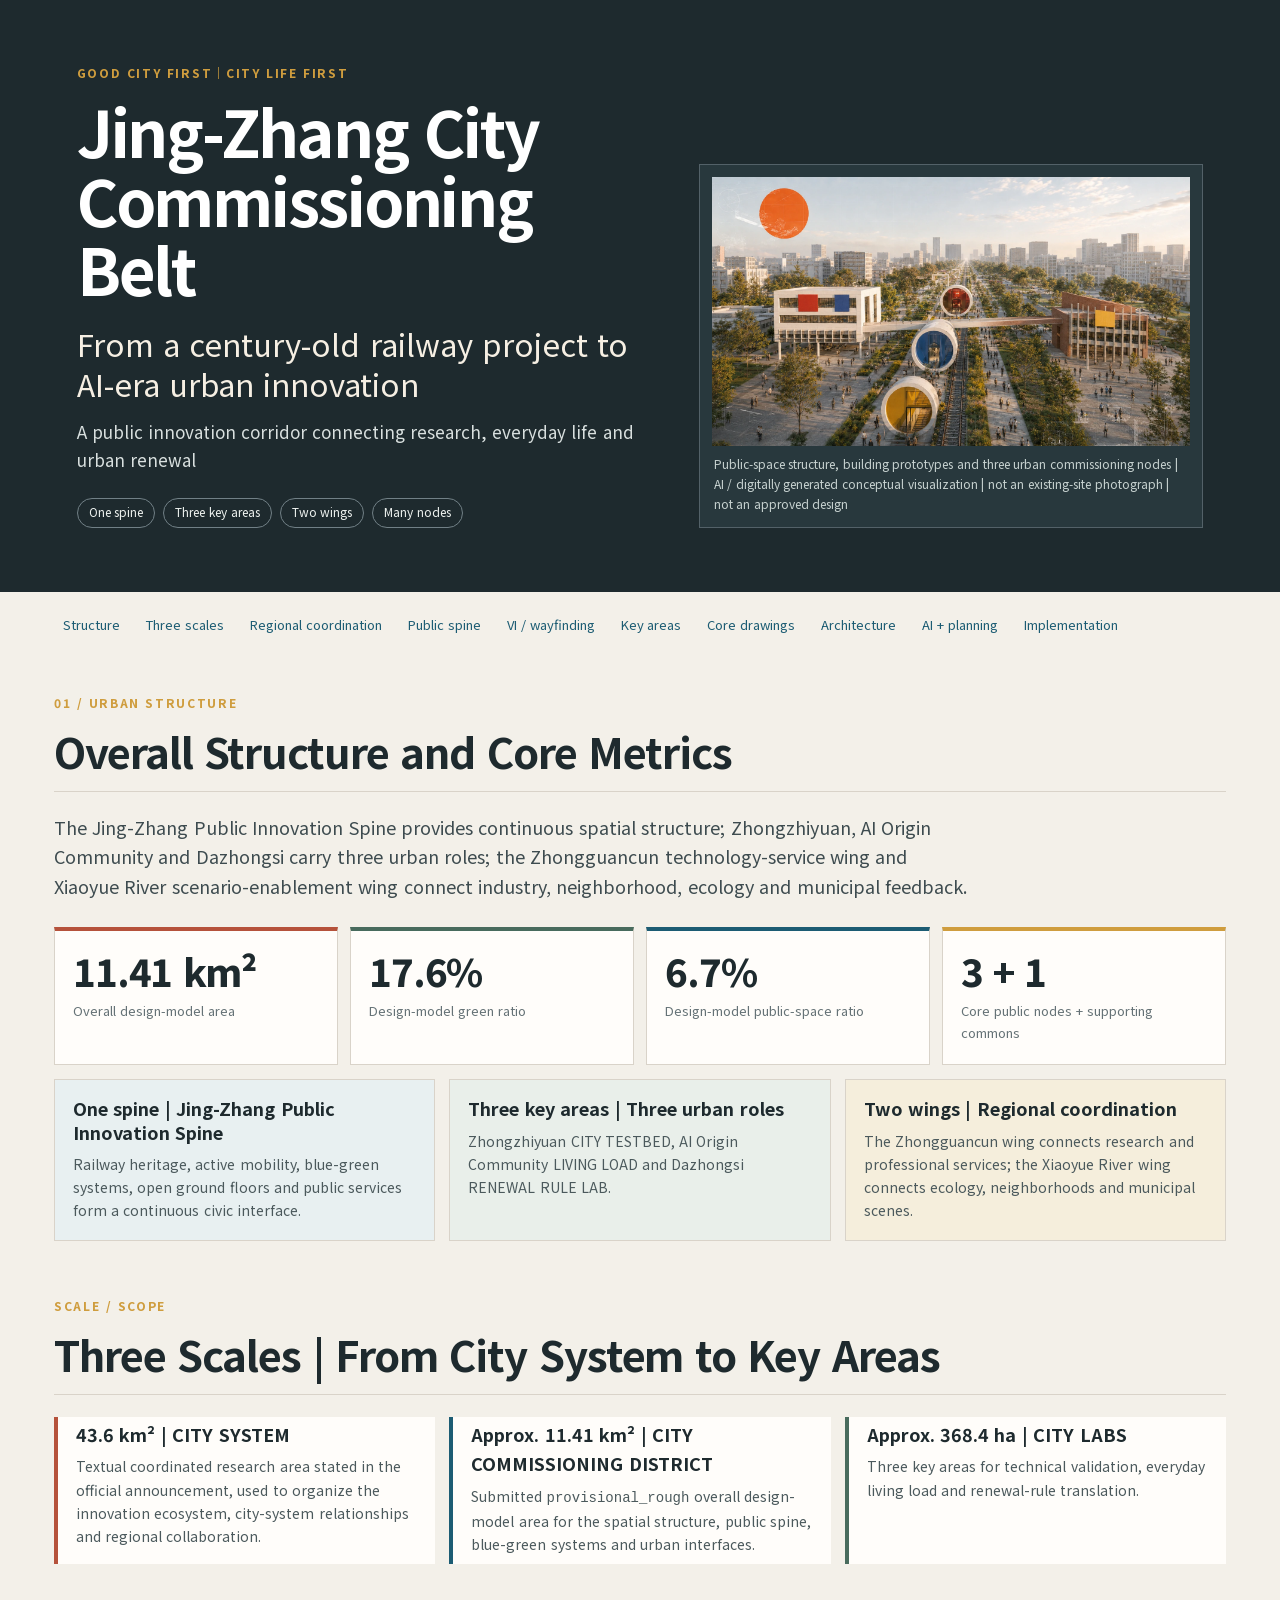
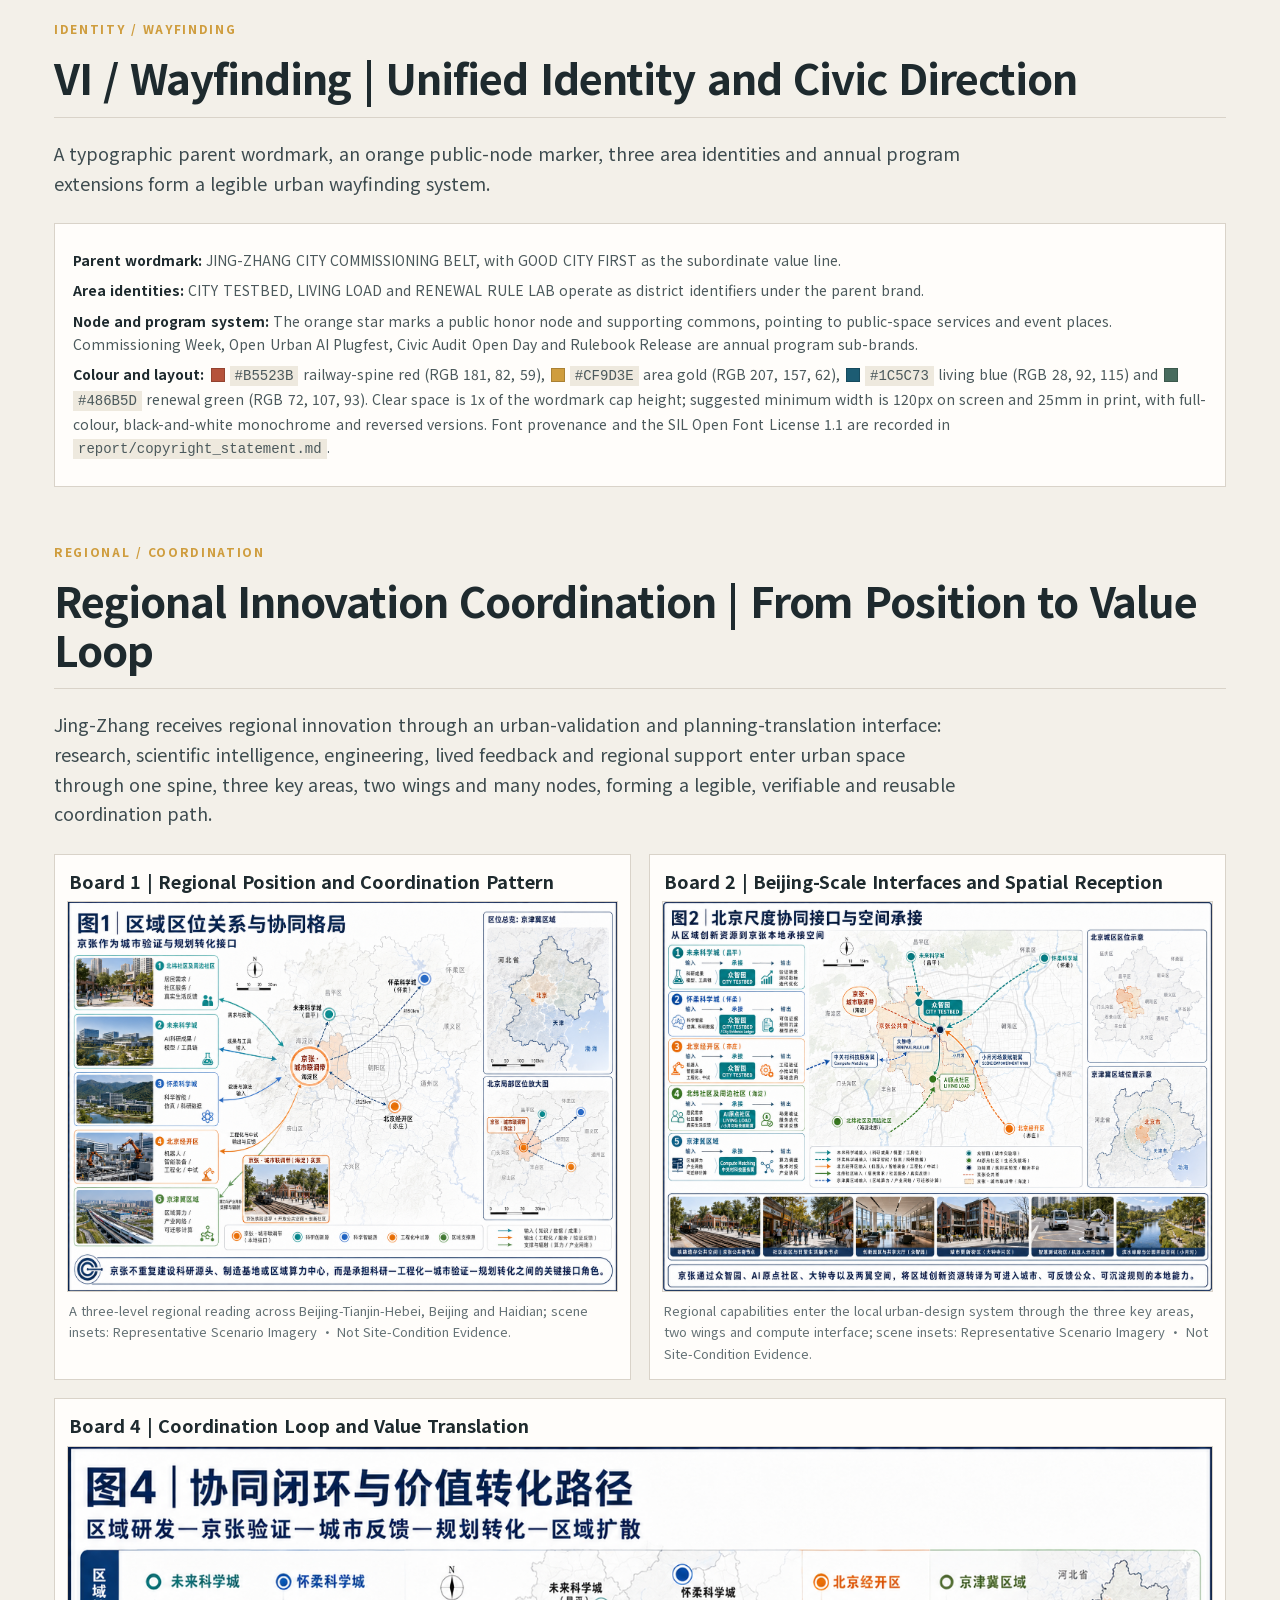
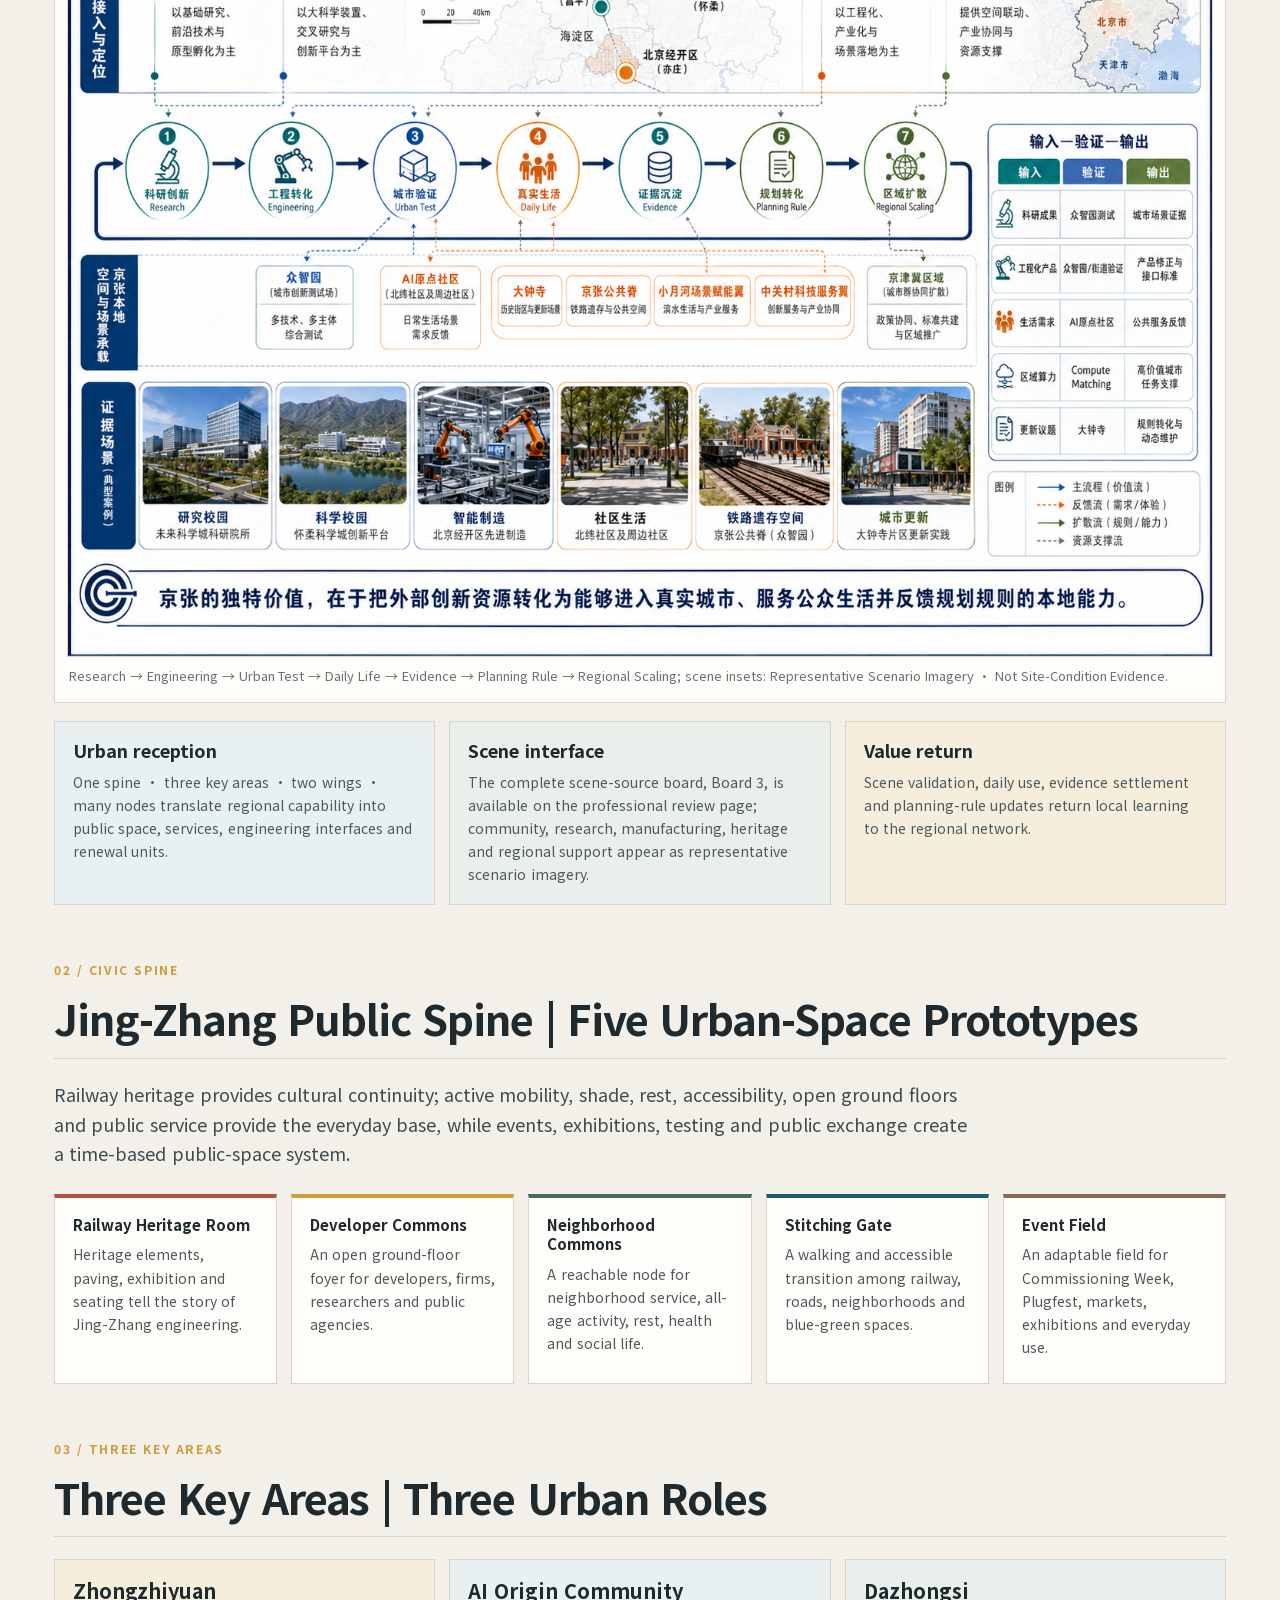
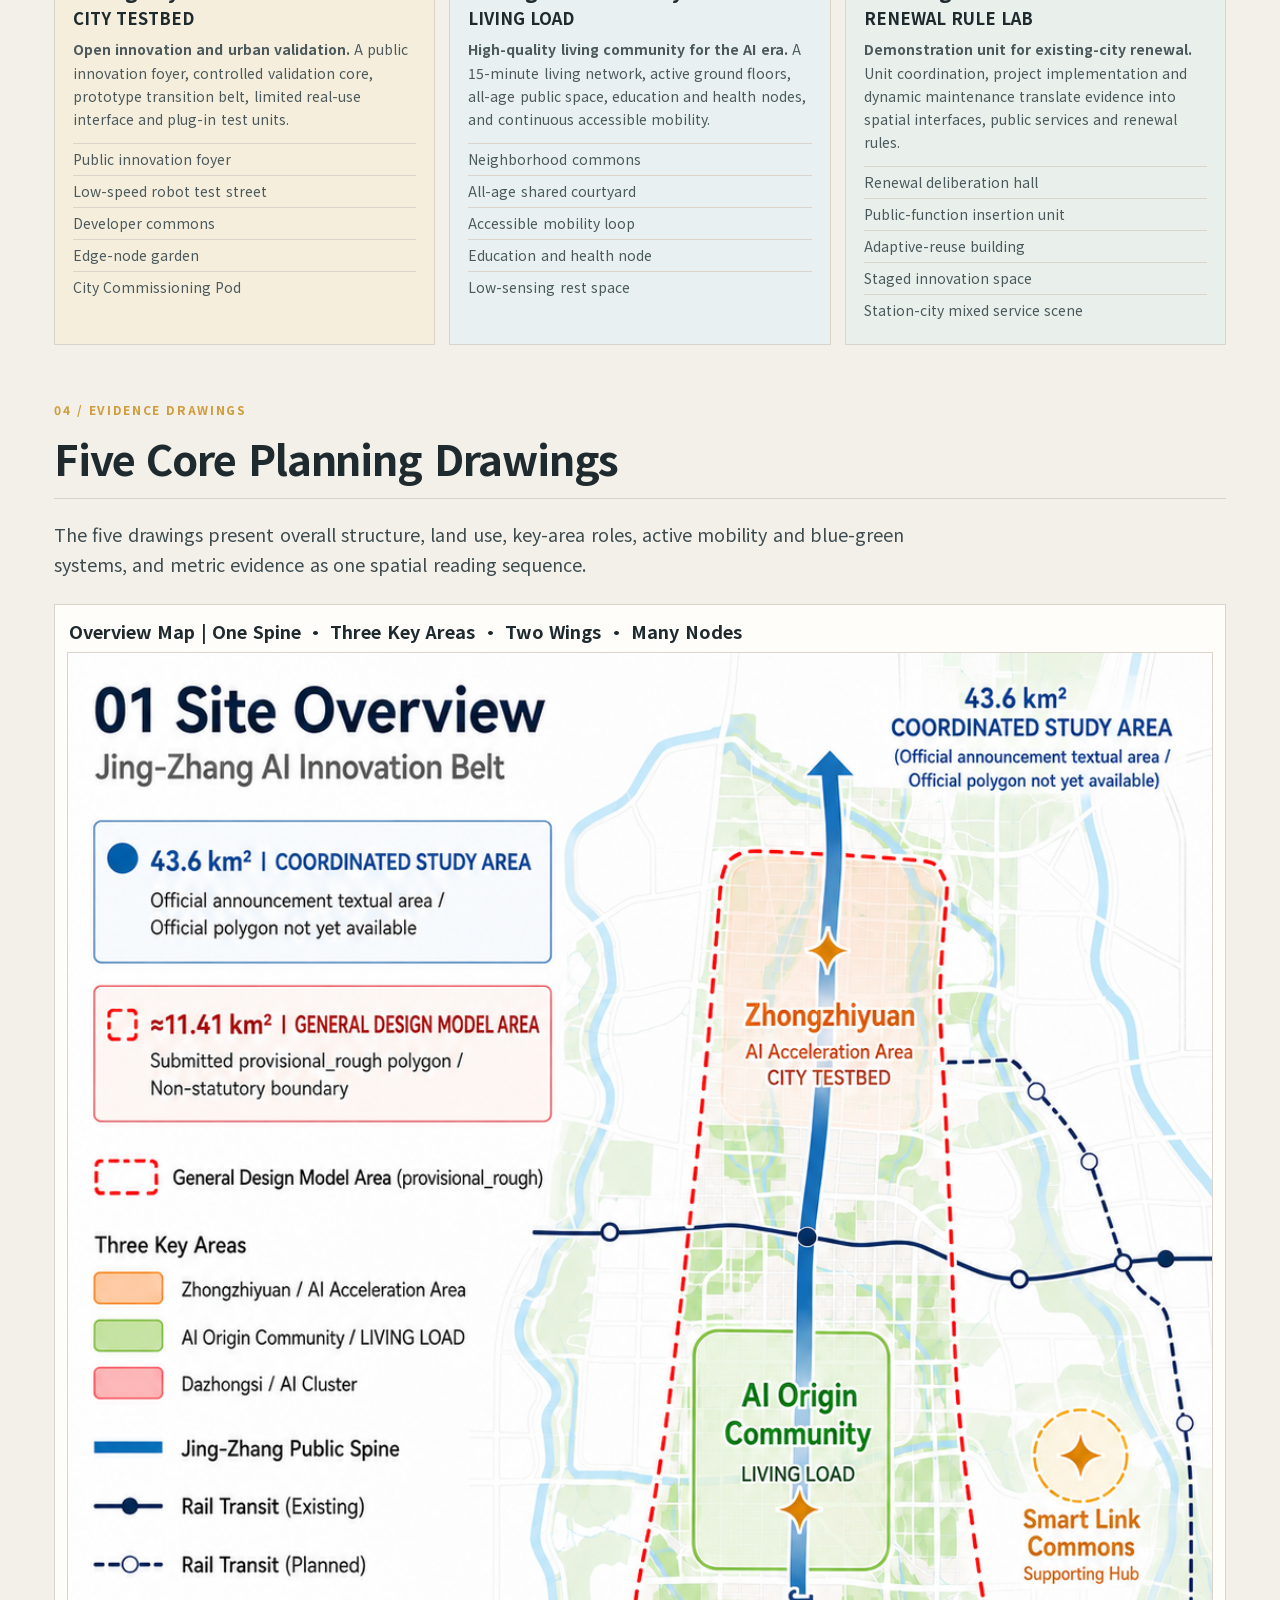
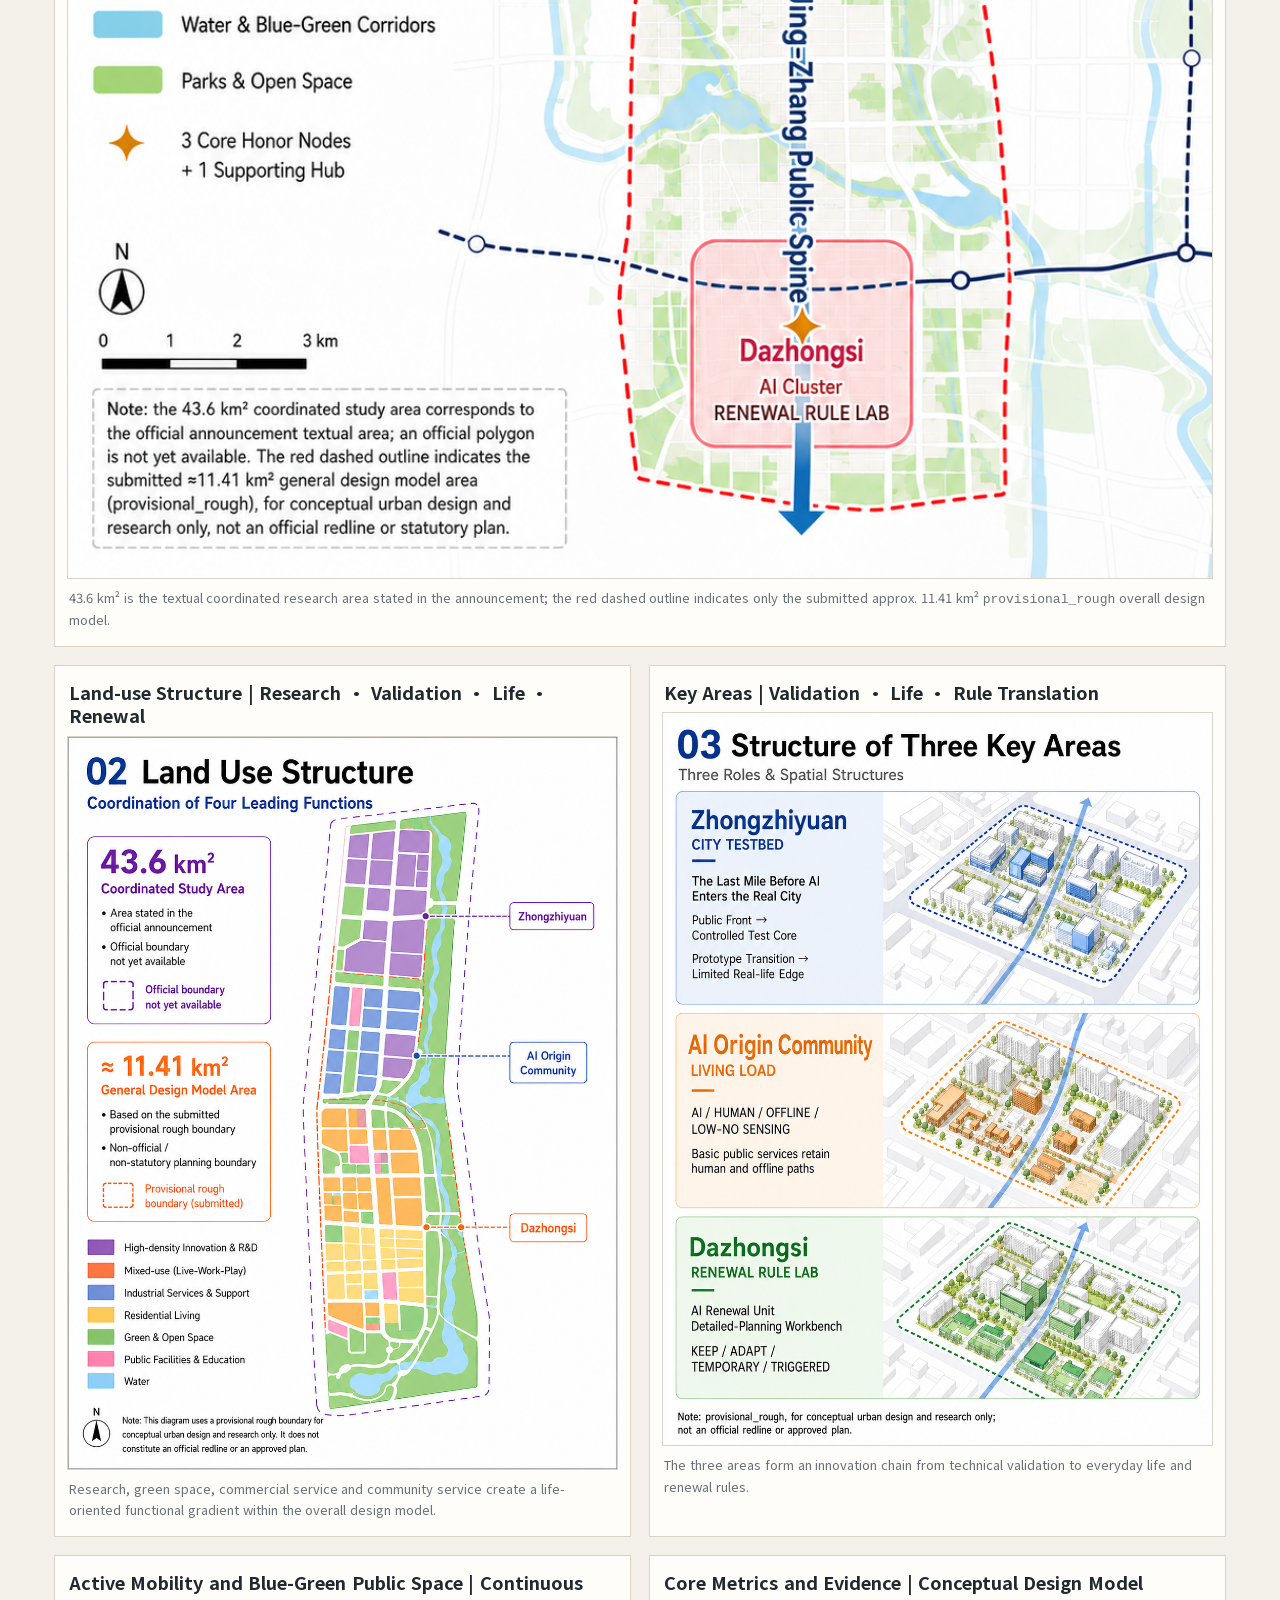
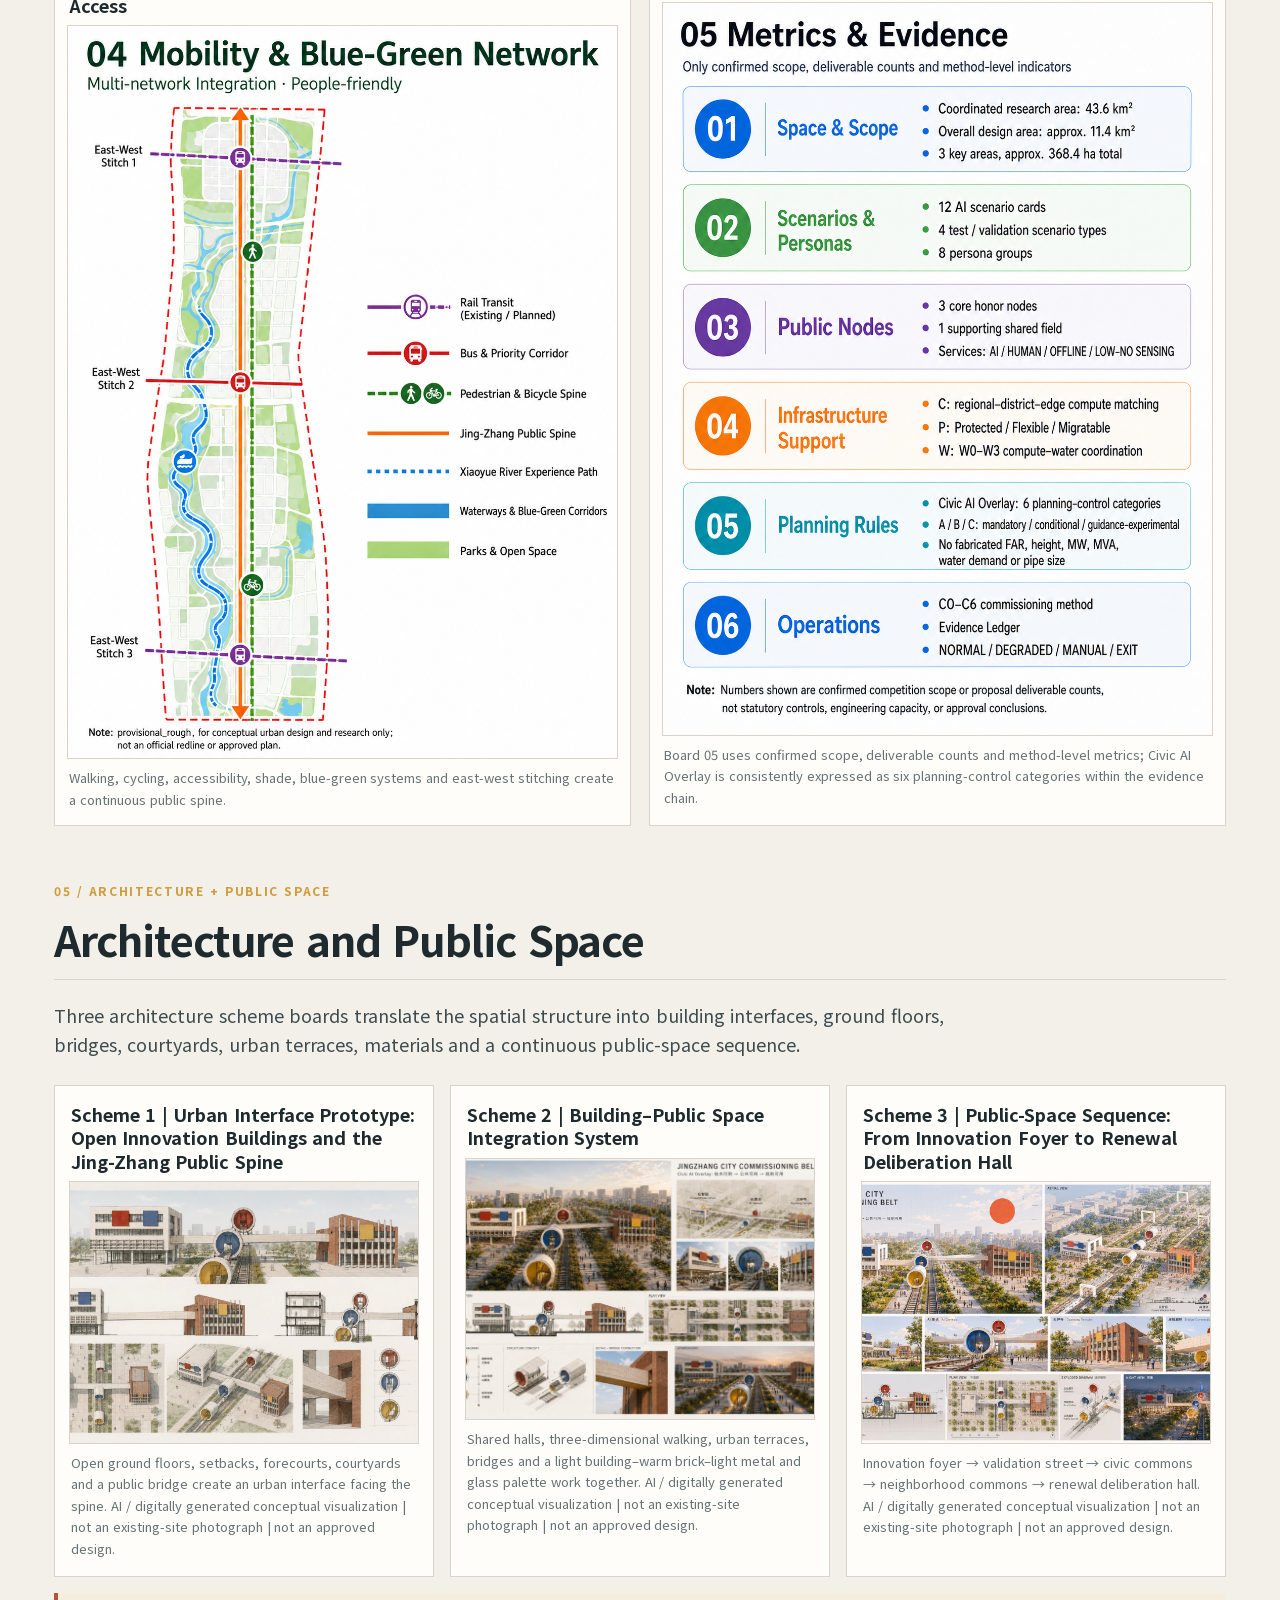
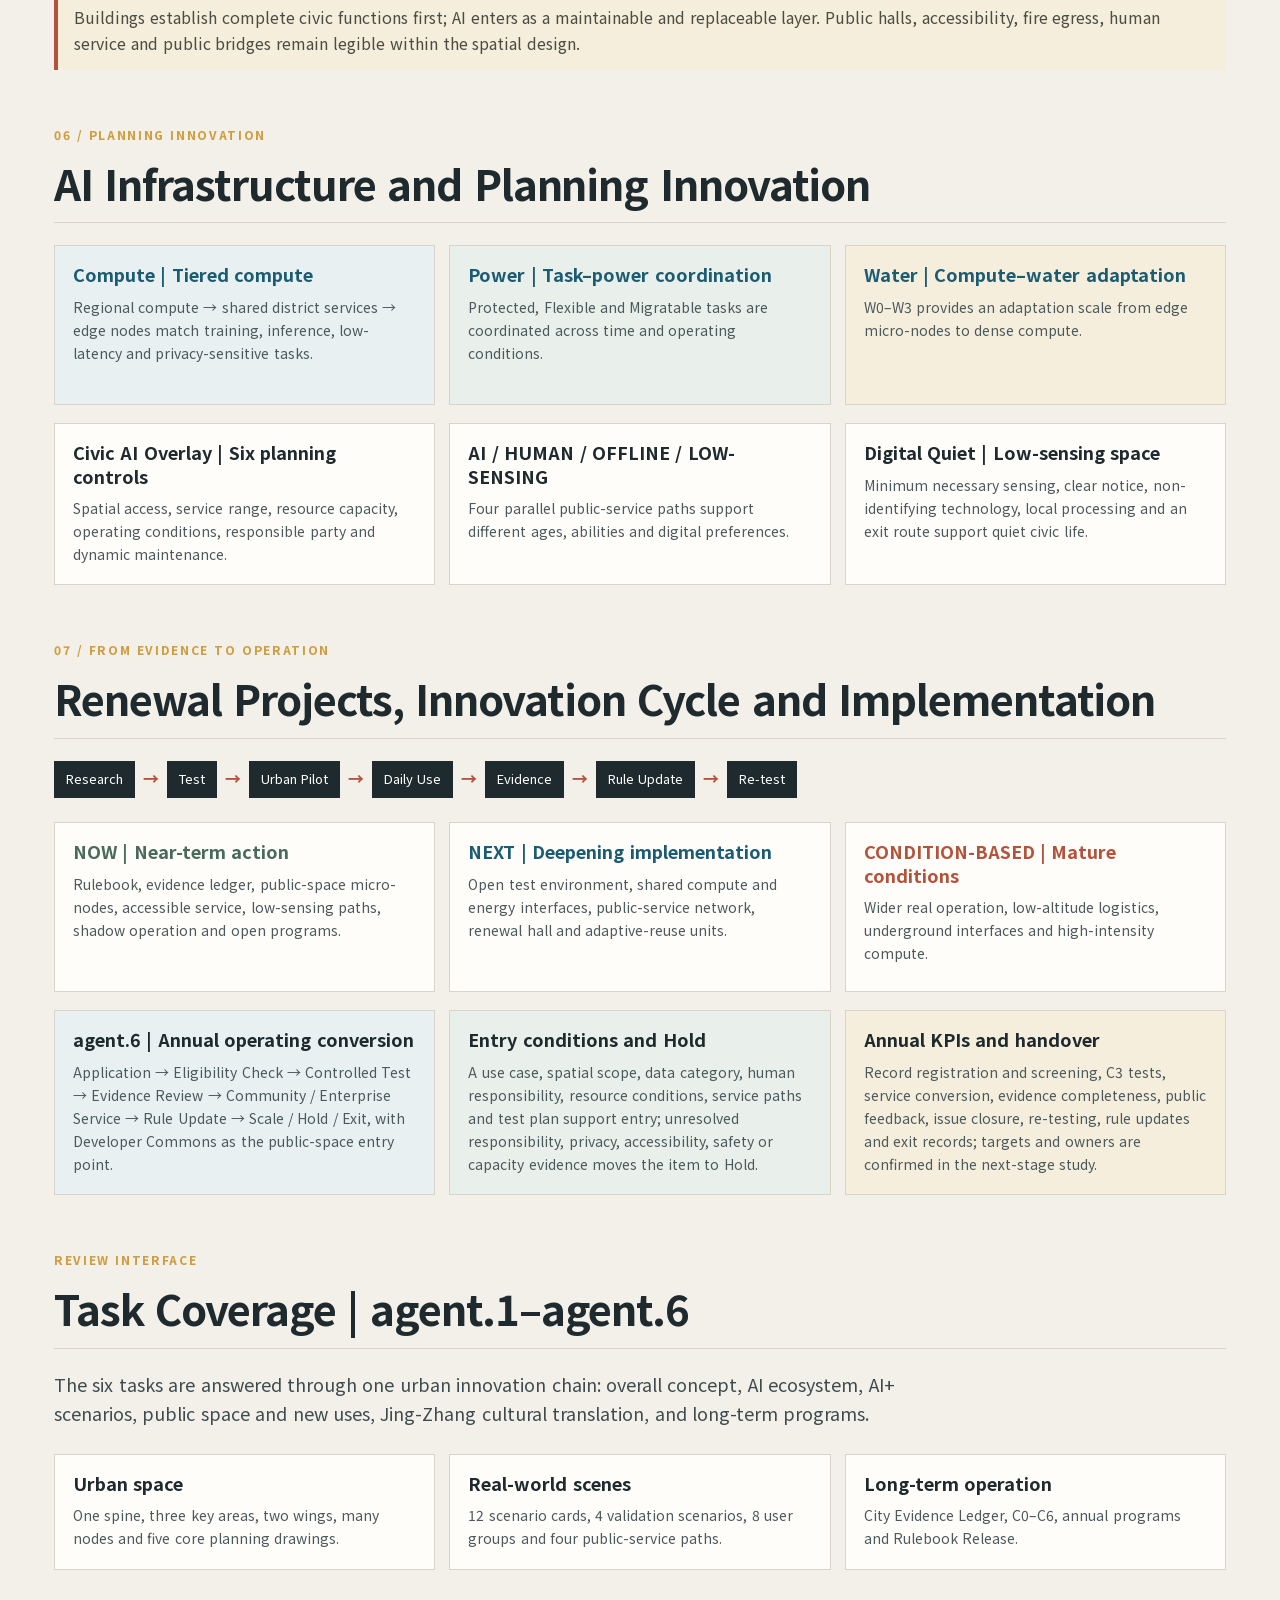
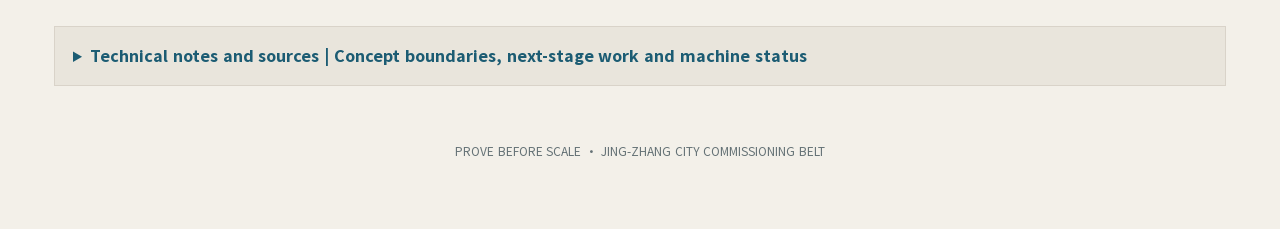
<file: submissions/brittanistrehlowll-oss/jingzhang-city-commissioning-belt/visual/index.en.html>
<!doctype html>
<html lang="en">
<head>
<meta charset="utf-8">
<meta name="viewport" content="width=device-width, initial-scale=1">
<link rel="stylesheet" href="assets/fonts/jingzhang-cjk-subset.css">
<title>Jing-Zhang City Commissioning Belt | Urban Design Exhibition</title>
<style>
:root{--ink:#1e2a2e;--muted:#657276;--paper:#f3f0e9;--surface:#fffdfa;--line:#d9d3c9;--rail:#b5523b;--blue:#1c5c73;--green:#486b5d;--gold:#cf9d3e;--soft-blue:#e8f0f1;--soft-green:#e9efea;--soft-gold:#f5eedc}
*{box-sizing:border-box}html{scroll-behavior:smooth}body{margin:0;background:var(--paper);color:var(--ink);font-family:system-ui,-apple-system,"Segoe UI",sans-serif;line-height:1.65}a{color:inherit}.skip{position:absolute;left:-999px;top:8px;padding:8px 12px;background:var(--ink);color:#fff}.skip:focus{left:8px;z-index:5}.hero{background:var(--ink);color:#fff;padding:clamp(28px,5vw,72px) clamp(20px,6vw,84px);display:grid;grid-template-columns:minmax(0,1.05fr) minmax(320px,.95fr);gap:clamp(24px,5vw,72px);align-items:end}.eyebrow,.section-kicker{font-size:12px;letter-spacing:.14em;text-transform:uppercase;font-weight:750;color:var(--gold);margin:0 0 14px}.hero h1{font-size:clamp(32px,5vw,66px);line-height:1.08;letter-spacing:-.035em;margin:0 0 20px;max-width:720px}.hero-lead{font-size:clamp(20px,2.5vw,31px);line-height:1.3;margin:0 0 12px;color:#f6efe3}.hero-copy p{max-width:690px}.hero-sub{font-size:17px;color:#d9e0df;margin:0 0 24px}.hero-tags{display:flex;flex-wrap:wrap;gap:8px}.hero-tags span{border:1px solid #718086;border-radius:999px;padding:4px 11px;font-size:12px;color:#eef2ef}.hero-visual{margin:0;background:#28383d;padding:12px;border:1px solid #536168}.hero-visual img{display:block;width:100%;aspect-ratio:16/9;object-fit:cover}.hero-visual figcaption{font-size:12px;color:#c7d2d0;margin:9px 2px 0}.page-nav{max-width:1220px;margin:0 auto;padding:18px 24px 0;display:flex;flex-wrap:wrap;gap:8px}.page-nav a{text-decoration:none;color:var(--blue);font-size:13px;padding:5px 9px;border-bottom:1px solid transparent}.page-nav a:hover,.page-nav a:focus{border-color:var(--rail)}main{max-width:1220px;margin:auto;padding:24px 24px 72px}section{scroll-margin-top:18px;margin:28px 0 56px}.section-head{display:flex;justify-content:space-between;gap:24px;align-items:end;border-bottom:1px solid var(--line);padding-bottom:14px;margin-bottom:22px}.section-head h2{font-size:clamp(25px,3.3vw,42px);line-height:1.16;letter-spacing:-.025em;margin:0}.section-intro{font-size:18px;max-width:920px;color:#3d4b4f;margin:0 0 24px}.metrics{display:grid;grid-template-columns:repeat(4,1fr);gap:12px}.metric{background:var(--surface);border:1px solid var(--line);padding:20px 18px;min-height:132px}.metric:nth-child(1){border-top:4px solid var(--rail)}.metric:nth-child(2){border-top:4px solid var(--green)}.metric:nth-child(3){border-top:4px solid var(--blue)}.metric:nth-child(4){border-top:4px solid var(--gold)}.metric-value{font-size:clamp(25px,3vw,38px);font-weight:800;line-height:1.15;letter-spacing:-.03em}.metric-label{color:var(--muted);font-size:13px;margin-top:7px}.structure-grid,.area-grid,.space-grid,.control-grid,.phase-grid{display:grid;grid-template-columns:repeat(3,1fr);gap:14px}.structure-card,.area-card,.space-card,.control-card,.phase-card{background:var(--surface);border:1px solid var(--line);padding:18px}.structure-card h3,.area-card h3,.space-card h3,.control-card h3,.phase-card h3{font-size:18px;line-height:1.3;margin:0 0 8px}.structure-card p,.area-card p,.space-card p,.control-card p,.phase-card p{margin:0;color:#4b595c;font-size:14px}.tone-blue{background:var(--soft-blue)}.tone-green{background:var(--soft-green)}.tone-gold{background:var(--soft-gold)}.scope-list{display:grid;grid-template-columns:repeat(3,1fr);gap:14px}.scope-item{border-left:4px solid var(--rail);padding:4px 18px 8px;background:var(--surface)}.scope-item:nth-child(2){border-left-color:var(--blue)}.scope-item:nth-child(3){border-left-color:var(--green)}.scope-item h3{margin:0 0 5px;font-size:18px}.scope-item p{margin:0;color:#4b595c;font-size:14px}.figure-grid{display:grid;grid-template-columns:repeat(2,1fr);gap:18px}.figure-grid figure,.architecture-grid figure{margin:0;background:var(--surface);border:1px solid var(--line);padding:12px}.figure-grid figure:first-child{grid-column:span 2}.figure-grid img,.architecture-grid img{display:block;width:100%;height:auto;border:1px solid var(--line)}figure h3{font-size:18px;line-height:1.3;margin:4px 2px 7px}figcaption{font-size:13px;color:var(--muted);margin:9px 2px 2px}.space-grid{grid-template-columns:repeat(5,1fr)}.space-card{min-height:190px}.space-card h3{font-size:15px}.space-card:nth-child(1){border-top:4px solid var(--rail)}.space-card:nth-child(2){border-top:4px solid var(--gold)}.space-card:nth-child(3){border-top:4px solid var(--green)}.space-card:nth-child(4){border-top:4px solid var(--blue)}.space-card:nth-child(5){border-top:4px solid #8a6a54}.area-grid{grid-template-columns:repeat(3,1fr)}.area-card{min-height:250px}.area-card h3{font-size:20px}.area-card .place-list{margin:12px 0 0;padding:0;list-style:none;color:#4b595c;font-size:14px}.place-list li{padding:4px 0;border-top:1px solid var(--line)}.architecture-grid{display:grid;grid-template-columns:repeat(3,1fr);gap:16px}.architecture-grid figure{padding:14px}.architecture-grid img{aspect-ratio:4/3;object-fit:cover}.architecture-note{margin-top:16px;border-left:4px solid var(--rail);padding:12px 16px;background:var(--soft-gold);color:#4b4c42}.control-grid{grid-template-columns:repeat(3,1fr)}.control-card{min-height:160px}.control-card h3{color:var(--blue)}.flow{display:flex;flex-wrap:wrap;align-items:center;gap:8px;margin:18px 0 24px}.flow span{background:var(--ink);color:#fff;padding:8px 12px;font-size:13px}.flow i{font-style:normal;color:var(--rail);font-weight:800}.phase-grid{grid-template-columns:repeat(3,1fr)}.phase-card{min-height:170px}.phase-card h3{color:var(--green)}.phase-card:nth-child(2) h3{color:var(--blue)}.phase-card:nth-child(3) h3{color:var(--rail)}.details{background:#e9e5dc;border:1px solid var(--line);padding:0}.details summary{cursor:pointer;padding:16px 18px;font-weight:750;color:var(--blue)}.details-body{padding:0 18px 18px;border-top:1px solid var(--line)}.details-body h3{font-size:17px;margin:18px 0 5px}.details-body p{font-size:14px;color:#4b595c;margin:5px 0}.footer-line{margin:28px 0 0;text-align:center;color:var(--muted);font-size:12px}@media(max-width:960px){.hero{grid-template-columns:1fr}.metrics,.scope-list,.area-grid{grid-template-columns:repeat(2,1fr)}.space-grid{grid-template-columns:repeat(3,1fr)}.architecture-grid,.control-grid,.phase-grid{grid-template-columns:1fr 1fr}}@media(max-width:620px){.hero{padding:30px 18px}.page-nav,main{padding-left:16px;padding-right:16px}.section-head{display:block}.section-head h2{margin-top:4px}.metrics,.scope-list,.figure-grid,.architecture-grid,.control-grid,.phase-grid,.area-grid{grid-template-columns:1fr}.figure-grid figure:first-child{grid-column:span 1}.space-grid{grid-template-columns:1fr}.space-card{min-height:auto}.hero h1{font-size:35px}.hero-lead{font-size:22px}.section-intro{font-size:16px}}
@media(max-width:620px){.structure-grid{grid-template-columns:1fr}}
  body{font-family:"JingZhang CJK Subset","Noto Sans SC","Noto Sans CJK SC","Source Han Sans SC","Microsoft YaHei","Microsoft YaHei UI","PingFang SC","WenQuanYi Zen Hei",system-ui,-apple-system,"Segoe UI",sans-serif}
  .identity-rules{margin-top:16px;padding:18px;background:var(--surface);border:1px solid var(--line)}.identity-rules p{margin:7px 0;color:#4b595c;font-size:14px}.identity-rules strong{color:var(--ink)}.swatch{display:inline-block;width:14px;height:14px;margin:0 5px 0 2px;vertical-align:-2px;border:1px solid rgba(0,0,0,.18)}.identity-rules code{background:#eee9de;padding:2px 5px}
</style>
<style>.regional-grid figure:first-child{grid-column:span 1}.regional-grid figure:last-child{grid-column:span 2}@media(max-width:620px){.regional-grid figure:last-child{grid-column:span 1}}</style>
</head>
<body>
<a class="skip" href="#main">Skip to main content</a>
<header class="hero">
  <div class="hero-copy">
    <p class="eyebrow">GOOD CITY FIRST｜City life first</p>
    <h1>Jing-Zhang City Commissioning Belt</h1>
    <p class="hero-lead">From a century-old railway project to AI-era urban innovation</p>
    <p class="hero-sub">A public innovation corridor connecting research, everyday life and urban renewal</p>
    <div class="hero-tags" aria-label="Proposal structure"><span>One spine</span><span>Three key areas</span><span>Two wings</span><span>Many nodes</span></div>
  </div>
  <figure class="hero-visual"><img src="../assets/media/cover.webp" alt="Conceptual aerial view of the Jing-Zhang public spine and three commissioning nodes"><figcaption>Public-space structure, building prototypes and three urban commissioning nodes | AI / digitally generated conceptual visualization | not an existing-site photograph | not an approved design</figcaption></figure>
</header>
<nav class="page-nav" aria-label="Section navigation"><a href="#structure">Structure</a><a href="#scope">Three scales</a><a href="#regional">Regional coordination</a><a href="#spine">Public spine</a><a href="#identity">VI / wayfinding</a><a href="#areas">Key areas</a><a href="#maps">Core drawings</a><a href="#architecture">Architecture</a><a href="#innovation">AI + planning</a><a href="#implementation">Implementation</a></nav>
<main id="main">
  <section id="structure">
    <div class="section-head"><div><p class="section-kicker">01 / Urban Structure</p><h2>Overall Structure and Core Metrics</h2></div></div>
    <p class="section-intro">The Jing-Zhang Public Innovation Spine provides continuous spatial structure; Zhongzhiyuan, AI Origin Community and Dazhongsi carry three urban roles; the Zhongguancun technology-service wing and Xiaoyue River scenario-enablement wing connect industry, neighborhood, ecology and municipal feedback.</p>
    <div class="metrics" aria-label="Core metrics">
      <div class="metric"><div class="metric-value" data-metric="site_area_sqm" data-value="11412825.386">11.41 km²</div><div class="metric-label">Overall design-model area</div></div>
      <div class="metric"><div class="metric-value" data-metric="green_ratio" data-value="0.17626">17.6%</div><div class="metric-label">Design-model green ratio</div></div>
      <div class="metric"><div class="metric-value" data-metric="public_space_ratio" data-value="0.06697">6.7%</div><div class="metric-label">Design-model public-space ratio</div></div>
      <div class="metric"><div class="metric-value">3 + 1</div><div class="metric-label">Core public nodes + supporting commons</div></div>
    </div>
    <div class="structure-grid" style="margin-top:14px">
      <article class="structure-card tone-blue"><h3>One spine | Jing-Zhang Public Innovation Spine</h3><p>Railway heritage, active mobility, blue-green systems, open ground floors and public services form a continuous civic interface.</p></article>
      <article class="structure-card tone-green"><h3>Three key areas | Three urban roles</h3><p>Zhongzhiyuan CITY TESTBED, AI Origin Community LIVING LOAD and Dazhongsi RENEWAL RULE LAB.</p></article>
      <article class="structure-card tone-gold"><h3>Two wings | Regional coordination</h3><p>The Zhongguancun wing connects research and professional services; the Xiaoyue River wing connects ecology, neighborhoods and municipal scenes.</p></article>
    </div>
  </section>

  <section id="scope">
    <div class="section-head"><div><p class="section-kicker">Scale / Scope</p><h2>Three Scales | From City System to Key Areas</h2></div></div>
    <div class="scope-list">
      <article class="scope-item"><h3>43.6 km² | CITY SYSTEM</h3><p>Textual coordinated research area stated in the official announcement, used to organize the innovation ecosystem, city-system relationships and regional collaboration.</p></article>
      <article class="scope-item"><h3>Approx. 11.41 km² | CITY COMMISSIONING DISTRICT</h3><p>Submitted <code>provisional_rough</code> overall design-model area for the spatial structure, public spine, blue-green systems and urban interfaces.</p></article>
      <article class="scope-item"><h3>Approx. 368.4 ha | CITY LABS</h3><p>Three key areas for technical validation, everyday living load and renewal-rule translation.</p></article>
    </div>
  </section>

  <section id="identity">
    <div class="section-head"><div><p class="section-kicker">Identity / Wayfinding</p><h2>VI / Wayfinding | Unified Identity and Civic Direction</h2></div></div>
    <p class="section-intro">A typographic parent wordmark, an orange public-node marker, three area identities and annual program extensions form a legible urban wayfinding system.</p>
    <div class="identity-rules">
      <p><strong>Parent wordmark:</strong> JING-ZHANG CITY COMMISSIONING BELT, with GOOD CITY FIRST as the subordinate value line.</p>
      <p><strong>Area identities:</strong> CITY TESTBED, LIVING LOAD and RENEWAL RULE LAB operate as district identifiers under the parent brand.</p>
      <p><strong>Node and program system:</strong> The orange star marks a public honor node and supporting commons, pointing to public-space services and event places. Commissioning Week, Open Urban AI Plugfest, Civic Audit Open Day and Rulebook Release are annual program sub-brands.</p>
      <p><strong>Colour and layout:</strong> <span class="swatch" style="background:#b5523b"></span><code>#B5523B</code> railway-spine red (RGB 181, 82, 59), <span class="swatch" style="background:#cf9d3e"></span><code>#CF9D3E</code> area gold (RGB 207, 157, 62), <span class="swatch" style="background:#1c5c73"></span><code>#1C5C73</code> living blue (RGB 28, 92, 115) and <span class="swatch" style="background:#486b5d"></span><code>#486B5D</code> renewal green (RGB 72, 107, 93). Clear space is 1x of the wordmark cap height; suggested minimum width is 120px on screen and 25mm in print, with full-colour, black-and-white monochrome and reversed versions. Font provenance and the SIL Open Font License 1.1 are recorded in <code>report/copyright_statement.md</code>.</p>
    </div>
  </section>

  <section id="regional">
    <div class="section-head"><div><p class="section-kicker">Regional / Coordination</p><h2>Regional Innovation Coordination | From Position to Value Loop</h2></div></div>
    <p class="section-intro">Jing-Zhang receives regional innovation through an urban-validation and planning-translation interface: research, scientific intelligence, engineering, lived feedback and regional support enter urban space through one spine, three key areas, two wings and many nodes, forming a legible, verifiable and reusable coordination path.</p>
    <div class="figure-grid regional-grid" aria-label="Supplementary regional coordination boards">
      <figure><h3>Board 1 | Regional Position and Coordination Pattern</h3><img src="../assets/media/regional-coordination-01-location.png" alt="Regional position and coordination pattern, with Jing-Zhang as urban validation and planning-translation interface"><figcaption>A three-level regional reading across Beijing-Tianjin-Hebei, Beijing and Haidian; scene insets: Representative Scenario Imagery · Not Site-Condition Evidence.</figcaption></figure>
      <figure><h3>Board 2 | Beijing-Scale Interfaces and Spatial Reception</h3><img src="../assets/media/regional-coordination-02-interface.png" alt="Beijing-scale coordination interfaces and spatial reception into Jing-Zhang"><figcaption>Regional capabilities enter the local urban-design system through the three key areas, two wings and compute interface; scene insets: Representative Scenario Imagery · Not Site-Condition Evidence.</figcaption></figure>
      <figure><h3>Board 4 | Coordination Loop and Value Translation</h3><img src="../assets/media/regional-coordination-04-loop.png" alt="Coordination loop from regional research to Jing-Zhang validation and planning translation"><figcaption>Research → Engineering → Urban Test → Daily Life → Evidence → Planning Rule → Regional Scaling; scene insets: Representative Scenario Imagery · Not Site-Condition Evidence.</figcaption></figure>
    </div>
    <div class="structure-grid" style="margin-top:18px">
      <article class="structure-card tone-blue"><h3>Urban reception</h3><p>One spine · three key areas · two wings · many nodes translate regional capability into public space, services, engineering interfaces and renewal units.</p></article>
      <article class="structure-card tone-green"><h3>Scene interface</h3><p>The complete scene-source board, Board 3, is available on the professional review page; community, research, manufacturing, heritage and regional support appear as representative scenario imagery.</p></article>
      <article class="structure-card tone-gold"><h3>Value return</h3><p>Scene validation, daily use, evidence settlement and planning-rule updates return local learning to the regional network.</p></article>
    </div>
  </section>

  <section id="spine">
    <div class="section-head"><div><p class="section-kicker">02 / Civic Spine</p><h2>Jing-Zhang Public Spine | Five Urban-Space Prototypes</h2></div></div>
    <p class="section-intro">Railway heritage provides cultural continuity; active mobility, shade, rest, accessibility, open ground floors and public service provide the everyday base, while events, exhibitions, testing and public exchange create a time-based public-space system.</p>
    <div class="space-grid">
      <article class="space-card"><h3>Railway Heritage Room</h3><p>Heritage elements, paving, exhibition and seating tell the story of Jing-Zhang engineering.</p></article>
      <article class="space-card"><h3>Developer Commons</h3><p>An open ground-floor foyer for developers, firms, researchers and public agencies.</p></article>
      <article class="space-card"><h3>Neighborhood Commons</h3><p>A reachable node for neighborhood service, all-age activity, rest, health and social life.</p></article>
      <article class="space-card"><h3>Stitching Gate</h3><p>A walking and accessible transition among railway, roads, neighborhoods and blue-green spaces.</p></article>
      <article class="space-card"><h3>Event Field</h3><p>An adaptable field for Commissioning Week, Plugfest, markets, exhibitions and everyday use.</p></article>
    </div>
  </section>

  <section id="areas">
    <div class="section-head"><div><p class="section-kicker">03 / Three Key Areas</p><h2>Three Key Areas | Three Urban Roles</h2></div></div>
    <div class="area-grid">
      <article class="area-card tone-gold"><h3>Zhongzhiyuan<br><small>CITY TESTBED</small></h3><p><strong>Open innovation and urban validation.</strong> A public innovation foyer, controlled validation core, prototype transition belt, limited real-use interface and plug-in test units.</p><ul class="place-list"><li>Public innovation foyer</li><li>Low-speed robot test street</li><li>Developer commons</li><li>Edge-node garden</li><li>City Commissioning Pod</li></ul></article>
      <article class="area-card tone-blue"><h3>AI Origin Community<br><small>LIVING LOAD</small></h3><p><strong>High-quality living community for the AI era.</strong> A 15-minute living network, active ground floors, all-age public space, education and health nodes, and continuous accessible mobility.</p><ul class="place-list"><li>Neighborhood commons</li><li>All-age shared courtyard</li><li>Accessible mobility loop</li><li>Education and health node</li><li>Low-sensing rest space</li></ul></article>
      <article class="area-card tone-green"><h3>Dazhongsi<br><small>RENEWAL RULE LAB</small></h3><p><strong>Demonstration unit for existing-city renewal.</strong> Unit coordination, project implementation and dynamic maintenance translate evidence into spatial interfaces, public services and renewal rules.</p><ul class="place-list"><li>Renewal deliberation hall</li><li>Public-function insertion unit</li><li>Adaptive-reuse building</li><li>Staged innovation space</li><li>Station-city mixed service scene</li></ul></article>
    </div>
  </section>

  <section id="maps">
    <div class="section-head"><div><p class="section-kicker">04 / Evidence Drawings</p><h2>Five Core Planning Drawings</h2></div></div>
    <p class="section-intro">The five drawings present overall structure, land use, key-area roles, active mobility and blue-green systems, and metric evidence as one spatial reading sequence.</p>
    <div class="figure-grid">
      <figure><h3>Overview Map | One Spine · Three Key Areas · Two Wings · Many Nodes</h3><img src="../assets/figures/site-overview.en.png" alt="Overall urban-design structure with one spine, three key areas, two wings and many nodes"><figcaption>43.6 km² is the textual coordinated research area stated in the announcement; the red dashed outline indicates only the submitted approx. 11.41 km² <code>provisional_rough</code> overall design model.</figcaption></figure>
      <figure><h3>Land-use Structure | Research · Validation · Life · Renewal</h3><img src="../assets/figures/land-use-structure.en.png" alt="Concept land-use structure of research, green space, commercial services and community services"><figcaption>Research, green space, commercial service and community service create a life-oriented functional gradient within the overall design model.</figcaption></figure>
      <figure><h3>Key Areas | Validation · Life · Rule Translation</h3><img src="../assets/figures/key-areas.en.png" alt="Zhongzhiyuan, AI Origin Community and Dazhongsi key areas"><figcaption>The three areas form an innovation chain from technical validation to everyday life and renewal rules.</figcaption></figure>
      <figure><h3>Active Mobility and Blue-Green Public Space | Continuous Access</h3><img src="../assets/figures/mobility-bluegreen.en.png" alt="Active mobility, blue-green, municipal and AI-infrastructure adaptation"><figcaption>Walking, cycling, accessibility, shade, blue-green systems and east-west stitching create a continuous public spine.</figcaption></figure>
      <figure><h3>Core Metrics and Evidence | Conceptual Design Model</h3><img src="../assets/figures/metrics-evidence.en.png" alt="Core metrics, six Civic AI Overlay planning controls and evidence chain"><figcaption>Board 05 uses confirmed scope, deliverable counts and method-level metrics; Civic AI Overlay is consistently expressed as six planning-control categories within the evidence chain.</figcaption></figure>
    </div>
  </section>

  <section id="architecture">
    <div class="section-head"><div><p class="section-kicker">05 / Architecture + Public Space</p><h2>Architecture and Public Space</h2></div></div>
    <p class="section-intro">Three architecture scheme boards translate the spatial structure into building interfaces, ground floors, bridges, courtyards, urban terraces, materials and a continuous public-space sequence.</p>
    <div class="architecture-grid">
      <figure><h3>Scheme 1 | Urban Interface Prototype: Open Innovation Buildings and the Jing-Zhang Public Spine</h3><img src="../assets/media/architecture-overview.webp" alt="Open innovation buildings, Jing-Zhang public spine, public bridge and commissioning nodes"><figcaption>Open ground floors, setbacks, forecourts, courtyards and a public bridge create an urban interface facing the spine. AI / digitally generated conceptual visualization | not an existing-site photograph | not an approved design.</figcaption></figure>
      <figure><h3>Scheme 2 | Building–Public Space Integration System</h3><img src="../assets/media/architecture-technical-board.webp" alt="Three-node master plan, urban section, structural concept, bridge detail and material atmosphere"><figcaption>Shared halls, three-dimensional walking, urban terraces, bridges and a light building–warm brick–light metal and glass palette work together. AI / digitally generated conceptual visualization | not an existing-site photograph | not an approved design.</figcaption></figure>
      <figure><h3>Scheme 3 | Public-Space Sequence: From Innovation Foyer to Renewal Deliberation Hall</h3><img src="../assets/media/architecture-spatial-sequence.webp" alt="Jing-Zhang public spine, three key areas, day and night scenes and public-space sequence"><figcaption>Innovation foyer → validation street → civic commons → neighborhood commons → renewal deliberation hall. AI / digitally generated conceptual visualization | not an existing-site photograph | not an approved design.</figcaption></figure>
    </div>
    <p class="architecture-note">Buildings establish complete civic functions first; AI enters as a maintainable and replaceable layer. Public halls, accessibility, fire egress, human service and public bridges remain legible within the spatial design.</p>
  </section>

  <section id="innovation">
    <div class="section-head"><div><p class="section-kicker">06 / Planning Innovation</p><h2>AI Infrastructure and Planning Innovation</h2></div></div>
    <div class="control-grid">
      <article class="control-card tone-blue"><h3>Compute | Tiered compute</h3><p>Regional compute → shared district services → edge nodes match training, inference, low-latency and privacy-sensitive tasks.</p></article>
      <article class="control-card tone-green"><h3>Power | Task–power coordination</h3><p>Protected, Flexible and Migratable tasks are coordinated across time and operating conditions.</p></article>
      <article class="control-card tone-gold"><h3>Water | Compute–water adaptation</h3><p>W0–W3 provides an adaptation scale from edge micro-nodes to dense compute.</p></article>
    </div>
    <div style="margin-top:18px" class="structure-grid">
      <article class="structure-card"><h3>Civic AI Overlay | Six planning controls</h3><p>Spatial access, service range, resource capacity, operating conditions, responsible party and dynamic maintenance.</p></article>
      <article class="structure-card"><h3>AI / HUMAN / OFFLINE / LOW-SENSING</h3><p>Four parallel public-service paths support different ages, abilities and digital preferences.</p></article>
      <article class="structure-card"><h3>Digital Quiet | Low-sensing space</h3><p>Minimum necessary sensing, clear notice, non-identifying technology, local processing and an exit route support quiet civic life.</p></article>
    </div>
  </section>

  <section id="implementation">
    <div class="section-head"><div><p class="section-kicker">07 / From Evidence to Operation</p><h2>Renewal Projects, Innovation Cycle and Implementation</h2></div></div>
    <div class="flow" aria-label="Urban innovation cycle"><span>Research</span><i>→</i><span>Test</span><i>→</i><span>Urban Pilot</span><i>→</i><span>Daily Use</span><i>→</i><span>Evidence</span><i>→</i><span>Rule Update</span><i>→</i><span>Re-test</span></div>
    <div class="phase-grid">
      <article class="phase-card"><h3>NOW | Near-term action</h3><p>Rulebook, evidence ledger, public-space micro-nodes, accessible service, low-sensing paths, shadow operation and open programs.</p></article>
      <article class="phase-card"><h3>NEXT | Deepening implementation</h3><p>Open test environment, shared compute and energy interfaces, public-service network, renewal hall and adaptive-reuse units.</p></article>
      <article class="phase-card"><h3>CONDITION-BASED | Mature conditions</h3><p>Wider real operation, low-altitude logistics, underground interfaces and high-intensity compute.</p></article>
    </div>
    <div class="structure-grid" style="margin-top:18px">
      <article class="structure-card tone-blue"><h3>agent.6 | Annual operating conversion</h3><p>Application → Eligibility Check → Controlled Test → Evidence Review → Community / Enterprise Service → Rule Update → Scale / Hold / Exit, with Developer Commons as the public-space entry point.</p></article>
      <article class="structure-card tone-green"><h3>Entry conditions and Hold</h3><p>A use case, spatial scope, data category, human responsibility, resource conditions, service paths and test plan support entry; unresolved responsibility, privacy, accessibility, safety or capacity evidence moves the item to Hold.</p></article>
      <article class="structure-card tone-gold"><h3>Annual KPIs and handover</h3><p>Record registration and screening, C3 tests, service conversion, evidence completeness, public feedback, issue closure, re-testing, rule updates and exit records; targets and owners are confirmed in the next-stage study.</p></article>
    </div>
  </section>

  <section id="task">
    <div class="section-head"><div><p class="section-kicker">Review Interface</p><h2>Task Coverage | agent.1–agent.6</h2></div></div>
    <p class="section-intro">The six tasks are answered through one urban innovation chain: overall concept, AI ecosystem, AI+ scenarios, public space and new uses, Jing-Zhang cultural translation, and long-term programs.</p>
    <div class="structure-grid">
      <article class="structure-card"><h3>Urban space</h3><p>One spine, three key areas, two wings, many nodes and five core planning drawings.</p></article>
      <article class="structure-card"><h3>Real-world scenes</h3><p>12 scenario cards, 4 validation scenarios, 8 user groups and four public-service paths.</p></article>
      <article class="structure-card"><h3>Long-term operation</h3><p>City Evidence Ledger, C0–C6, annual programs and Rulebook Release.</p></article>
    </div>
  </section>

  <section id="technical">
    <details class="details">
      <summary>Technical notes and sources | Concept boundaries, next-stage work and machine status</summary>
      <div class="details-body">
         <h3>Technical boundaries and next-stage work</h3>
         <h3>Scope and Board 05 terminology</h3>
         <p>43.6 km² is the textual coordinated research area in the announcement and is presented as a city-system research scale; approx. 11.41 km² is the submitted <code>provisional_rough</code> overall design-model area. Board 05 consistently uses six Civic AI Overlay planning controls, with the drawing, proposal and metrics each carrying their corresponding evidence layer.</p>
         <p>This page presents a conceptual urban-design model. Official polygons, statutory controls, ownership, heritage, road, railway, municipal-capacity and engineering information trigger coordinated review of boundaries, areas, transport and building design; FAR, height, density, population capacity, MW, MVA, water volume and pipe diameter enter specialist interfaces.</p>
        <p>Architecture visuals express concept atmosphere, material relationships and building–public-space connections. The quantity, size and engineering conditions of commissioning pods, bridges, low-altitude logistics and underground interfaces follow specialist studies. Civic AI Overlay, C0–C6 and the evidence ledger support planning coordination and operational re-testing, while participation and statutory procedures follow the professional system.</p>
        <h3>Self-check status</h3>
        <p>The page is an offline static exhibition. Numeric declarations match the design-model values in <code>metrics.json</code>; final package status is confirmed by rerunning render, finalize, self-check and participant preflight inside the official worktree.</p>
         <h3>Sources and assumptions</h3>
         <p><strong>Sources:</strong> organizer announcement, official repository taskbook, source registry, GeoJSON, metrics and three matrices.</p>
         <p><strong>Visual sources:</strong> The cover, architecture schemes, regional-coordination boards and core metric boards are registered per asset; public-submission rights for AI / digitally generated conceptual visuals and representative scenario imagery are stated in <code>report/copyright_statement.md</code> and <code>sources.json</code>.</p>
         <p><strong>Assumptions:</strong> current geometry supports conceptual design and consistency review; statutory controls, ownership, heritage, engineering capacity, airspace management and road-redline information are added in the next stage and trigger coordinated recalculation.</p>
      </div>
    </details>
  </section>
  <p class="footer-line">PROVE BEFORE SCALE · JING-ZHANG CITY COMMISSIONING BELT</p>
</main>
</body>
</html>
</file>
<file: submissions/brittanistrehlowll-oss/jingzhang-city-commissioning-belt/visual/assets/fonts/jingzhang-cjk-subset.css>
/*
 * Jing-Zhang CJK Subset
 * Original family: Noto Sans SC
 * Source: https://github.com/notofonts/noto-cjk/blob/main/Sans/LICENSE
 * License: SIL Open Font License 1.1
 * Source font version: Version 2.04;241114210130;non-release
 * Source metadata: (c) 2014-2021 Adobe; Reserved Font Name 'Source'
 * Subset: glyphs collected from the four final offline HTML pages
 * Distribution: WOFF2 embedded as a data URI; family name intentionally renamed
 *
 * The complete license text for the embedded derivative follows.
 * This Font Software is licensed under the SIL Open Font License,
 * Version 1.1.
 *
 * This license is copied below, and is also available with a FAQ at:
 * http://scripts.sil.org/OFL
 *
 * -----------------------------------------------------------
 * SIL OPEN FONT LICENSE Version 1.1 - 26 February 2007
 * -----------------------------------------------------------
 *
 * PREAMBLE
 * The goals of the Open Font License (OFL) are to stimulate worldwide
 * development of collaborative font projects, to support the font
 * creation efforts of academic and linguistic communities, and to
 * provide a free and open framework in which fonts may be shared and
 * improved in partnership with others.
 *
 * The OFL allows the licensed fonts to be used, studied, modified and
 * redistributed freely as long as they are not sold by themselves. The
 * fonts, including any derivative works, can be bundled, embedded,
 * redistributed and/or sold with any software provided that any reserved
 * names are not used by derivative works. The fonts and derivatives,
 * however, cannot be released under any other type of license. The
 * requirement for fonts to remain under this license does not apply to
 * any document created using the fonts or their derivatives.
 *
 * DEFINITIONS
 * "Font Software" refers to the set of files released by the Copyright
 * Holder(s) under this license and clearly marked as such. This may
 * include source files, build scripts and documentation.
 *
 * "Reserved Font Name" refers to any names specified as such after the
 * copyright statement(s).
 *
 * "Original Version" refers to the collection of Font Software
 * components as distributed by the Copyright Holder(s).
 *
 * "Modified Version" refers to any derivative made by adding to,
 * deleting, or substituting -- in part or in whole -- any of the
 * components of the Original Version, by changing formats or by porting
 * the Font Software to a new environment.
 *
 * "Author" refers to any designer, engineer, programmer, technical
 * writer or other person who contributed to the Font Software.
 *
 * PERMISSION & CONDITIONS
 * Permission is hereby granted, free of charge, to any person obtaining
 * a copy of the Font Software, to use, study, copy, merge, embed,
 * modify, redistribute, and sell modified and unmodified copies of the
 * Font Software, subject to the following conditions:
 *
 * 1) Neither the Font Software nor any of its individual components, in
 * Original or Modified Versions, may be sold by itself.
 *
 * 2) Original or Modified Versions of the Font Software may be bundled,
 * redistributed and/or sold with any software, provided that each copy
 * contains the above copyright notice and this license. These can be
 * included either as stand-alone text files, human-readable headers or
 * in the appropriate machine-readable metadata fields within text or
 * binary files as long as those fields can be easily viewed by the user.
 *
 * 3) No Modified Version of the Font Software may use the Reserved Font
 * Name(s) unless explicit written permission is granted by the
 * corresponding Copyright Holder. This restriction only applies to the
 * primary font name as presented to the users.
 *
 * 4) The name(s) of the Copyright Holder(s) or the Author(s) of the Font
 * Software shall not be used to promote, endorse or advertise any
 * Modified Version, except to acknowledge the contribution(s) of the
 * Copyright Holder(s) and the Author(s) or with their explicit written
 * permission.
 *
 * 5) The Font Software, modified or unmodified, in part or in whole,
 * must be distributed entirely under this license, and must not be
 * distributed under any other license. The requirement for fonts to
 * remain under this license does not apply to any document created using
 * the Font Software.
 *
 * TERMINATION
 * This license becomes null and void if any of the above conditions are
 * not met.
 *
 * DISCLAIMER
 * THE FONT SOFTWARE IS PROVIDED "AS IS", WITHOUT WARRANTY OF ANY KIND,
 * EXPRESS OR IMPLIED, INCLUDING BUT NOT LIMITED TO ANY WARRANTIES OF
 * MERCHANTABILITY, FITNESS FOR A PARTICULAR PURPOSE AND NONINFRINGEMENT
 * OF COPYRIGHT, PATENT, TRADEMARK, OR OTHER RIGHT. IN NO EVENT SHALL THE
 * COPYRIGHT HOLDER BE LIABLE FOR ANY CLAIM, DAMAGES OR OTHER LIABILITY,
 * INCLUDING ANY GENERAL, SPECIAL, INDIRECT, INCIDENTAL, OR CONSEQUENTIAL
 * DAMAGES, WHETHER IN AN ACTION OF CONTRACT, TORT OR OTHERWISE, ARISING
 * FROM, OUT OF THE USE OR INABILITY TO USE THE FONT SOFTWARE OR FROM
 * OTHER DEALINGS IN THE FONT SOFTWARE.
 */
@font-face {
  font-family: "JingZhang CJK Subset";
  src: url("[data-uri]") format("woff2");
  font-display: swap;
}
</file>
